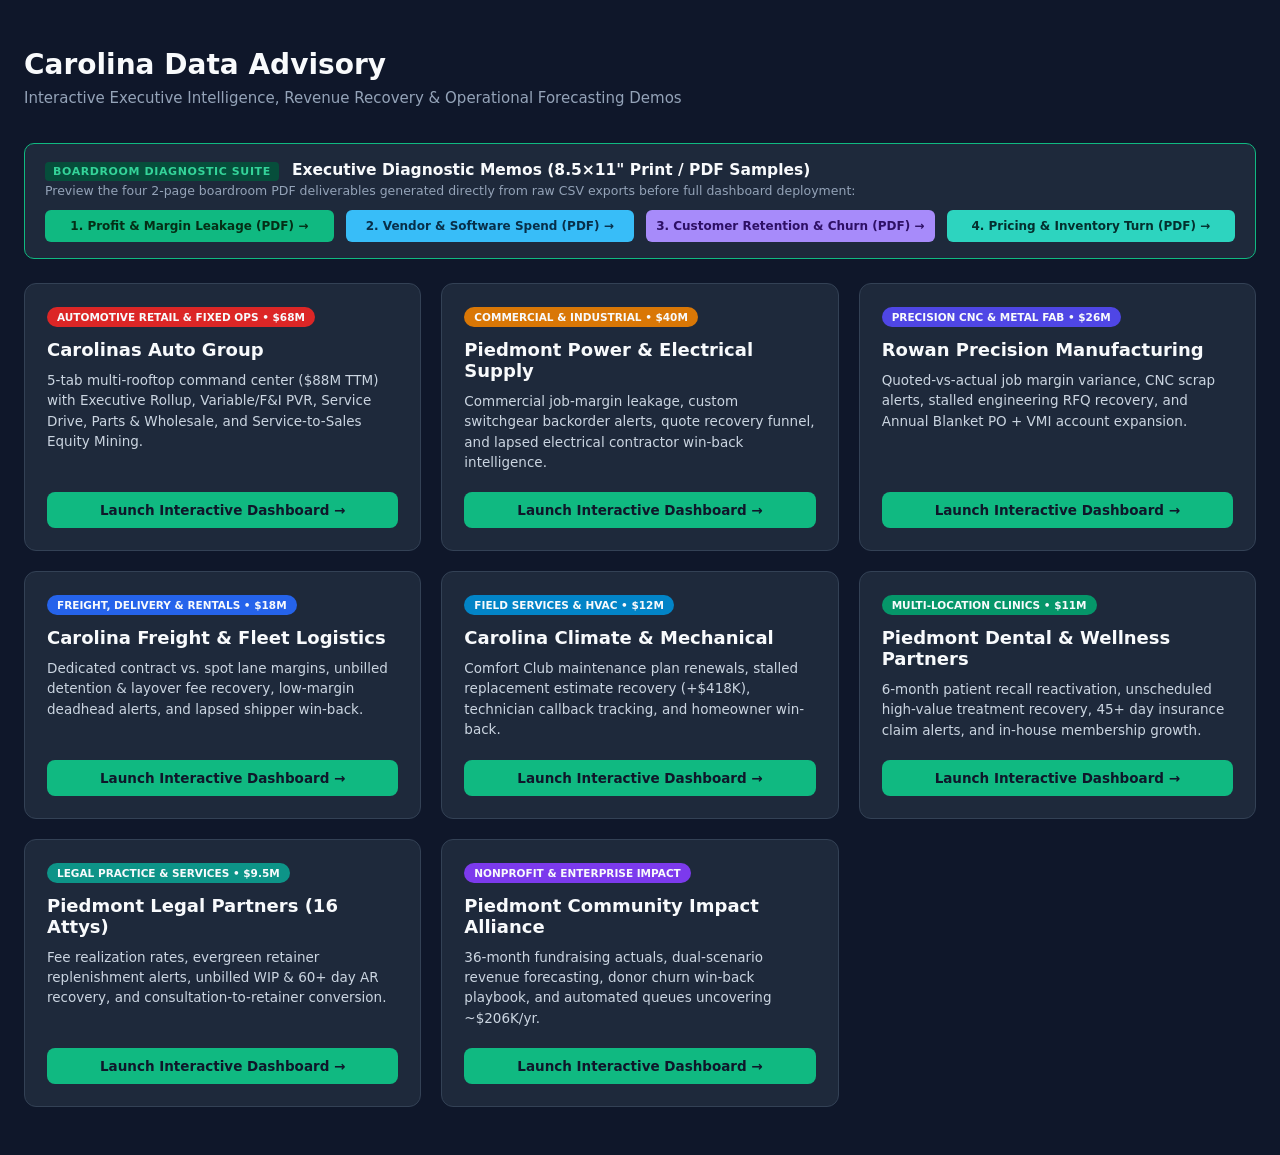
<file: index.html>
﻿<!DOCTYPE html>
<html lang="en">
<head>
<meta charset="UTF-8">
<title>Carolina Data Advisory - Executive Analytics Demos</title>
<style>
  body { font-family: 'Segoe UI', system-ui, sans-serif; background: #0f172a; color: #f8fafc; margin: 0; padding: 48px 24px; }
  .wrap { max-width: 1360px; margin: 0 auto; }
  h1 { font-size: 28px; margin: 0 0 8px; }
  .sub { color: #94a3b8; font-size: 15px; margin-bottom: 36px; }
  .grid { display: grid; grid-template-columns: repeat(auto-fit, minmax(295px, 1fr)); gap: 20px; }
  .card { background: #1e293b; border: 1px solid #334155; border-radius: 12px; padding: 22px; display: flex; flex-direction: column; justify-content: space-between; }
  .tag { display: inline-block; background: #7c3aed; font-size: 10.5px; font-weight: 700; padding: 4px 10px; border-radius: 99px; text-transform: uppercase; margin-bottom: 12px; }
  .tag-auto { background: #dc2626; }
  .tag-comm { background: #d97706; }
  .tag-mfg { background: #4f46e5; }
  .tag-hvac { background: #0284c7; }
  .tag-law { background: #0d9488; }
  .tag-truk { background: #2563eb; }
  .tag-med { background: #059669; }
  h2 { font-size: 18px; margin: 0 0 10px; }
  p { color: #cbd5e1; font-size: 13.5px; line-height: 1.5; margin: 0 0 20px; }
  .btn { display: inline-block; background: #10b981; color: #0f172a; font-weight: 700; text-decoration: none; padding: 10px 16px; border-radius: 8px; text-align: center; font-size: 13.5px; }
</style>
</head>
<body>
<div class="wrap">
  <h1>Carolina Data Advisory</h1>
  <div class="sub">Interactive Executive Intelligence, Revenue Recovery &amp; Operational Forecasting Demos</div>
  <div style="max-width:1280px;margin:0 auto 24px;background:#1e293b;border:1px solid #10b981;border-radius:10px;padding:16px 20px;">
  <div style="margin-bottom:12px;">
    <span style="background:#064e3b;color:#34d399;font-size:11px;font-weight:800;padding:3px 8px;border-radius:4px;letter-spacing:0.6px;">BOARDROOM DIAGNOSTIC SUITE</span>
    <strong style="color:#f8fafc;font-size:15.5px;margin-left:8px;">Executive Diagnostic Memos (8.5&times;11" Print / PDF Samples)</strong>
    <div style="color:#94a3b8;font-size:12.5px;margin-top:4px;">Preview the four 2-page boardroom PDF deliverables generated directly from raw CSV exports before full dashboard deployment:</div>
  </div>
  <div style="display:grid;grid-template-columns:repeat(4,1fr);gap:12px;">
    <a href="audit-memo/index.html" style="background:#10b981;color:#052e16;text-decoration:none;padding:9px 10px;border-radius:6px;font-weight:800;font-size:12px;text-align:center;">1. Profit &amp; Margin Leakage (PDF) &rarr;</a>
    <a href="vendor-memo/index.html" style="background:#38bdf8;color:#082f49;text-decoration:none;padding:9px 10px;border-radius:6px;font-weight:800;font-size:12px;text-align:center;">2. Vendor &amp; Software Spend (PDF) &rarr;</a>
    <a href="retention-memo/index.html" style="background:#a78bfa;color:#2e1065;text-decoration:none;padding:9px 10px;border-radius:6px;font-weight:800;font-size:12px;text-align:center;">3. Customer Retention &amp; Churn (PDF) &rarr;</a>
    <a href="pricing-memo/index.html" style="background:#2dd4bf;color:#042f2e;text-decoration:none;padding:9px 10px;border-radius:6px;font-weight:800;font-size:12px;text-align:center;">4. Pricing &amp; Inventory Turn (PDF) &rarr;</a>
  </div>
</div>
<div class="grid">
    <div class="card">
      <div>
        <span class="tag tag-auto">Automotive Retail &amp; Fixed Ops • $68M</span>
        <h2>Carolinas Auto Group</h2>
        <p>5-tab multi-rooftop command center ($88M TTM) with Executive Rollup, Variable/F&amp;I PVR, Service Drive, Parts &amp; Wholesale, and Service-to-Sales Equity Mining.</p>
      </div>
      <a class="btn" href="demo-auto-dealership/dashboard.html">Launch Interactive Dashboard &rarr;</a>
    </div>
    <div class="card">
      <div>
        <span class="tag tag-comm">Commercial &amp; Industrial • $40M</span>
        <h2>Piedmont Power &amp; Electrical Supply</h2>
        <p>Commercial job-margin leakage, custom switchgear backorder alerts, quote recovery funnel, and lapsed electrical contractor win-back intelligence.</p>
      </div>
      <a class="btn" href="demo-electrical-supply/dashboard.html">Launch Interactive Dashboard &rarr;</a>
    </div>
    <div class="card">
      <div>
        <span class="tag tag-mfg">Precision CNC &amp; Metal Fab • $26M</span>
        <h2>Rowan Precision Manufacturing</h2>
        <p>Quoted-vs-actual job margin variance, CNC scrap alerts, stalled engineering RFQ recovery, and Annual Blanket PO + VMI account expansion.</p>
      </div>
      <a class="btn" href="demo-precision-mfg/dashboard.html">Launch Interactive Dashboard &rarr;</a>
    </div>
    <div class="card">
      <div>
        <span class="tag tag-truk">Freight, Delivery &amp; Rentals • $18M</span>
        <h2>Carolina Freight &amp; Fleet Logistics</h2>
        <p>Dedicated contract vs. spot lane margins, unbilled detention &amp; layover fee recovery, low-margin deadhead alerts, and lapsed shipper win-back.</p>
      </div>
      <a class="btn" href="demo-freight-logistics/dashboard.html">Launch Interactive Dashboard &rarr;</a>
    </div>
    <div class="card">
      <div>
        <span class="tag tag-hvac">Field Services &amp; HVAC • $12M</span>
        <h2>Carolina Climate &amp; Mechanical</h2>
        <p>Comfort Club maintenance plan renewals, stalled replacement estimate recovery (+$418K), technician callback tracking, and homeowner win-back.</p>
      </div>
      <a class="btn" href="demo-hvac-mechanical/dashboard.html">Launch Interactive Dashboard &rarr;</a>
    </div>
    <div class="card">
      <div>
        <span class="tag tag-med">Multi-Location Clinics • $11M</span>
        <h2>Piedmont Dental &amp; Wellness Partners</h2>
        <p>6-month patient recall reactivation, unscheduled high-value treatment recovery, 45+ day insurance claim alerts, and in-house membership growth.</p>
      </div>
      <a class="btn" href="demo-dental-wellness/dashboard.html">Launch Interactive Dashboard &rarr;</a>
    </div>
    <div class="card">
      <div>
        <span class="tag tag-law">Legal Practice &amp; Services • $9.5M</span>
        <h2>Piedmont Legal Partners (16 Attys)</h2>
        <p>Fee realization rates, evergreen retainer replenishment alerts, unbilled WIP &amp; 60+ day AR recovery, and consultation-to-retainer conversion.</p>
      </div>
      <a class="btn" href="demo-legal-partners/dashboard.html">Launch Interactive Dashboard &rarr;</a>
    </div>
    <div class="card">
      <div>
        <span class="tag">Nonprofit &amp; Enterprise Impact</span>
        <h2>Piedmont Community Impact Alliance</h2>
        <p>36-month fundraising actuals, dual-scenario revenue forecasting, donor churn win-back playbook, and automated queues uncovering ~$206K/yr.</p>
      </div>
      <a class="btn" href="demo-enterprise-impact/dashboard.html">Launch Interactive Dashboard &rarr;</a>
    </div>
  </div>
</div>
</body>
</html>
</file>
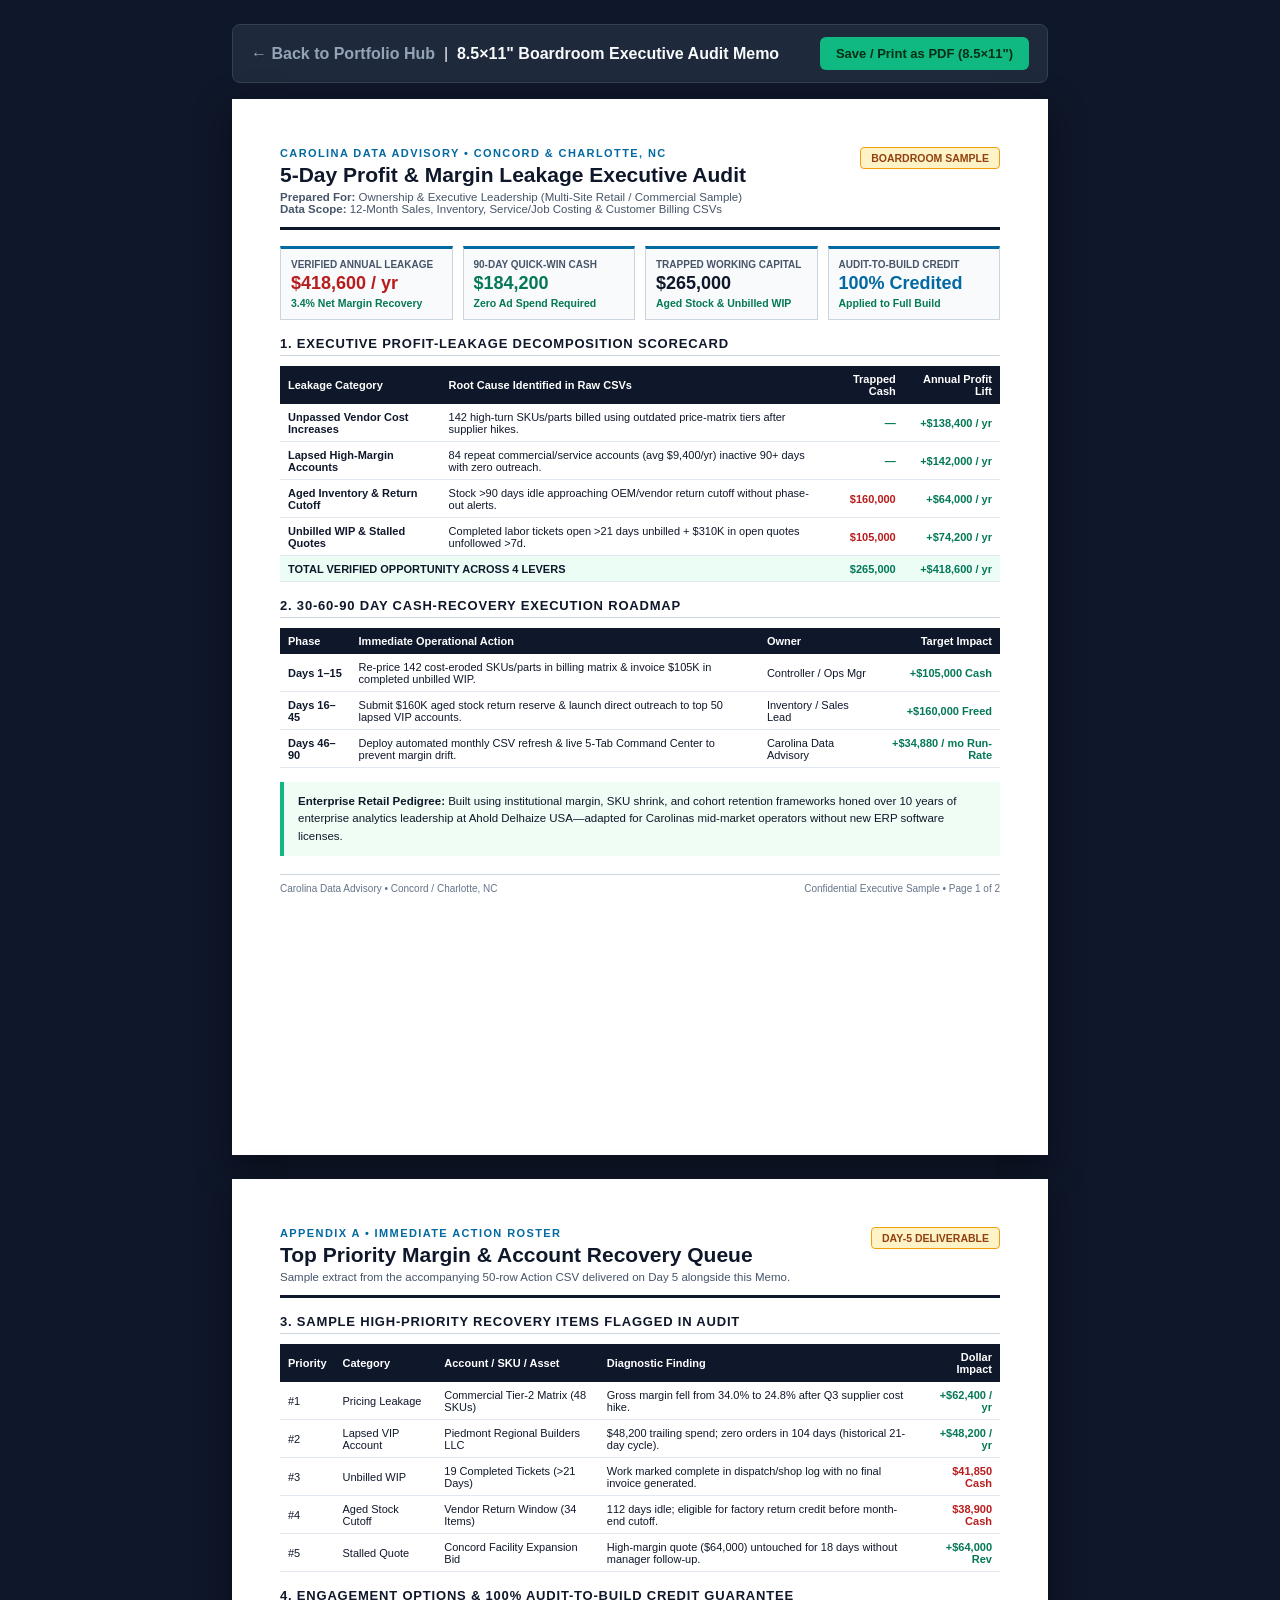
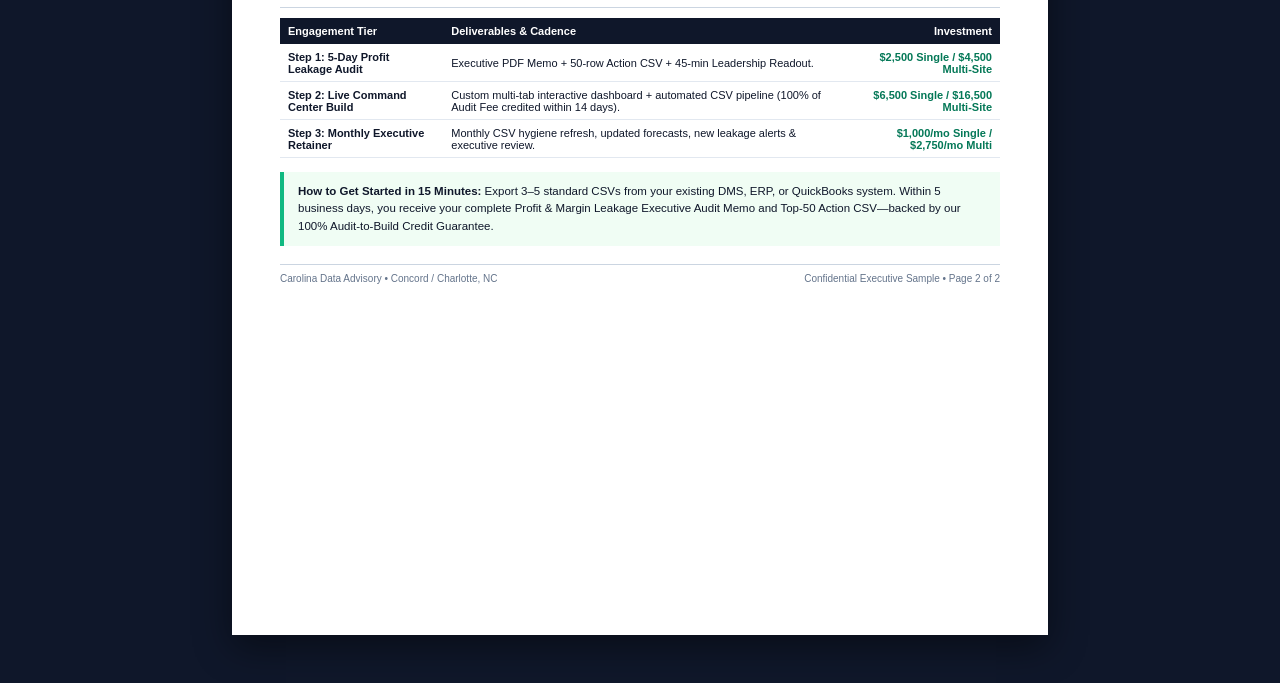
<file: audit-memo/index.html>
﻿<!DOCTYPE html><html lang="en"><head><meta charset="UTF-8"><title>Carolina Data Advisory — 5-Day Profit &amp; Margin Leakage Audit</title>
<style>
  @page { size: letter; margin: 0.45in; }
  * { box-sizing: border-box; }
  body { margin: 0; padding: 24px; background: #0f172a; font-family: 'Segoe UI', Arial, sans-serif; color: #0f172a; }
  .toolbar { max-width: 8.5in; margin: 0 auto 16px; display: flex; justify-content: space-between; align-items: center; background: #1e293b; color: #f8fafc; padding: 12px 18px; border-radius: 8px; border: 1px solid #334155; }
  .btn-pdf { background: #10b981; color: #052e16; border: none; padding: 9px 16px; border-radius: 6px; font-weight: 800; cursor: pointer; font-size: 13px; }
  .sheet { width: 8.5in; min-height: 11in; margin: 0 auto 24px; background: #fff; padding: 0.5in; box-shadow: 0 12px 35px rgba(0,0,0,0.45); }
  .page-break { page-break-before: always; }
  .hdr { display: flex; justify-content: space-between; align-items: flex-start; border-bottom: 3px solid #0f172a; padding-bottom: 12px; margin-bottom: 16px; }
  .kpis { display: grid; grid-template-columns: repeat(4, 1fr); gap: 10px; margin-bottom: 16px; }
  .kpi { border: 1px solid #cbd5e1; border-top: 3px solid #0369a1; padding: 10px; background: #f8fafc; }
  h2 { font-size: 13px; text-transform: uppercase; letter-spacing: 0.8px; border-bottom: 1.5px solid #cbd5e1; padding-bottom: 4px; margin: 16px 0 10px; }
  table { width: 100%; border-collapse: collapse; font-size: 11px; margin-bottom: 14px; }
  th { background: #0f172a; color: #fff; text-align: left; padding: 7px 8px; }
  td { padding: 6.5px 8px; border-bottom: 1px solid #e2e8f0; }
  .num { text-align: right; font-weight: 700; color: #047857; } .warn { text-align: right; font-weight: 700; color: #b91c1c; }
  .callout { background: #f0fdf4; border-left: 4px solid #10b981; padding: 11px 14px; font-size: 11.5px; line-height: 1.5; margin-top: 12px; }
  .ftr { border-top: 1px solid #cbd5e1; padding-top: 8px; margin-top: 18px; display: flex; justify-content: space-between; font-size: 10px; color: #64748b; }
  @media print { body { background: #fff; padding: 0; } .toolbar { display: none !important; } .sheet { width: 100%; min-height: auto; margin: 0; padding: 0; box-shadow: none; } }
</style></head><body>
<div class="toolbar"><div><a href="../index.html" style="color:#94a3b8;text-decoration:none;font-weight:600;">&larr; Back to Portfolio Hub</a> &nbsp;|&nbsp; <strong>8.5&times;11" Boardroom Executive Audit Memo</strong></div><button class="btn-pdf" onclick="window.print()">Save / Print as PDF (8.5&times;11")</button></div>
<div class="sheet">
  <div class="hdr"><div><div style="font-size:11px;font-weight:800;letter-spacing:1.4px;text-transform:uppercase;color:#0369a1;">Carolina Data Advisory &bull; Concord &amp; Charlotte, NC</div><h1 style="margin:4px 0;font-size:21px;">5-Day Profit &amp; Margin Leakage Executive Audit</h1><div style="font-size:11.5px;color:#475569;"><strong>Prepared For:</strong> Ownership &amp; Executive Leadership (Multi-Site Retail / Commercial Sample)<br><strong>Data Scope:</strong> 12-Month Sales, Inventory, Service/Job Costing &amp; Customer Billing CSVs</div></div><div style="background:#fef3c7;color:#92400e;border:1px solid #f59e0b;padding:4px 10px;border-radius:4px;font-size:10.5px;font-weight:800;">BOARDROOM SAMPLE</div></div>
  <div class="kpis">
    <div class="kpi"><div style="font-size:10px;font-weight:700;color:#475569;">VERIFIED ANNUAL LEAKAGE</div><div style="font-size:18px;font-weight:800;color:#b91c1c;margin:3px 0;">$418,600 / yr</div><div style="font-size:10.5px;font-weight:600;color:#047857;">3.4% Net Margin Recovery</div></div>
    <div class="kpi"><div style="font-size:10px;font-weight:700;color:#475569;">90-DAY QUICK-WIN CASH</div><div style="font-size:18px;font-weight:800;color:#047857;margin:3px 0;">$184,200</div><div style="font-size:10.5px;font-weight:600;color:#047857;">Zero Ad Spend Required</div></div>
    <div class="kpi"><div style="font-size:10px;font-weight:700;color:#475569;">TRAPPED WORKING CAPITAL</div><div style="font-size:18px;font-weight:800;margin:3px 0;">$265,000</div><div style="font-size:10.5px;font-weight:600;color:#047857;">Aged Stock &amp; Unbilled WIP</div></div>
    <div class="kpi"><div style="font-size:10px;font-weight:700;color:#475569;">AUDIT-TO-BUILD CREDIT</div><div style="font-size:18px;font-weight:800;color:#0369a1;margin:3px 0;">100% Credited</div><div style="font-size:10.5px;font-weight:600;color:#047857;">Applied to Full Build</div></div>
  </div>
  <h2>1. Executive Profit-Leakage Decomposition Scorecard</h2>
  <table><thead><tr><th>Leakage Category</th><th>Root Cause Identified in Raw CSVs</th><th style="text-align:right;">Trapped Cash</th><th style="text-align:right;">Annual Profit Lift</th></tr></thead><tbody>
    <tr><td><strong>Unpassed Vendor Cost Increases</strong></td><td>142 high-turn SKUs/parts billed using outdated price-matrix tiers after supplier hikes.</td><td class="num">&mdash;</td><td class="num">+$138,400 / yr</td></tr>
    <tr><td><strong>Lapsed High-Margin Accounts</strong></td><td>84 repeat commercial/service accounts (avg $9,400/yr) inactive 90+ days with zero outreach.</td><td class="num">&mdash;</td><td class="num">+$142,000 / yr</td></tr>
    <tr><td><strong>Aged Inventory &amp; Return Cutoff</strong></td><td>Stock &gt;90 days idle approaching OEM/vendor return cutoff without phase-out alerts.</td><td class="warn">$160,000</td><td class="num">+$64,000 / yr</td></tr>
    <tr><td><strong>Unbilled WIP &amp; Stalled Quotes</strong></td><td>Completed labor tickets open &gt;21 days unbilled + $310K in open quotes unfollowed &gt;7d.</td><td class="warn">$105,000</td><td class="num">+$74,200 / yr</td></tr>
    <tr style="background:#ecfdf5;"><td colspan="2"><strong>TOTAL VERIFIED OPPORTUNITY ACROSS 4 LEVERS</strong></td><td class="num"><strong>$265,000</strong></td><td class="num"><strong>+$418,600 / yr</strong></td></tr>
  </tbody></table>
  <h2>2. 30-60-90 Day Cash-Recovery Execution Roadmap</h2>
  <table><thead><tr><th>Phase</th><th>Immediate Operational Action</th><th>Owner</th><th style="text-align:right;">Target Impact</th></tr></thead><tbody>
    <tr><td><strong>Days 1&ndash;15</strong></td><td>Re-price 142 cost-eroded SKUs/parts in billing matrix &amp; invoice $105K in completed unbilled WIP.</td><td>Controller / Ops Mgr</td><td class="num">+$105,000 Cash</td></tr>
    <tr><td><strong>Days 16&ndash;45</strong></td><td>Submit $160K aged stock return reserve &amp; launch direct outreach to top 50 lapsed VIP accounts.</td><td>Inventory / Sales Lead</td><td class="num">+$160,000 Freed</td></tr>
    <tr><td><strong>Days 46&ndash;90</strong></td><td>Deploy automated monthly CSV refresh &amp; live 5-Tab Command Center to prevent margin drift.</td><td>Carolina Data Advisory</td><td class="num">+$34,880 / mo Run-Rate</td></tr>
  </tbody></table>
  <div class="callout"><strong>Enterprise Retail Pedigree:</strong> Built using institutional margin, SKU shrink, and cohort retention frameworks honed over 10 years of enterprise analytics leadership at Ahold Delhaize USA&mdash;adapted for Carolinas mid-market operators without new ERP software licenses.</div>
  <div class="ftr"><span>Carolina Data Advisory &bull; Concord / Charlotte, NC</span><span>Confidential Executive Sample &bull; Page 1 of 2</span></div>
</div>
<div class="sheet page-break">
  <div class="hdr"><div><div style="font-size:11px;font-weight:800;letter-spacing:1.4px;text-transform:uppercase;color:#0369a1;">Appendix A &bull; Immediate Action Roster</div><h1 style="margin:4px 0;font-size:21px;">Top Priority Margin &amp; Account Recovery Queue</h1><div style="font-size:11.5px;color:#475569;">Sample extract from the accompanying 50-row Action CSV delivered on Day 5 alongside this Memo.</div></div><div style="background:#fef3c7;color:#92400e;border:1px solid #f59e0b;padding:4px 10px;border-radius:4px;font-size:10.5px;font-weight:800;">DAY-5 DELIVERABLE</div></div>
  <h2>3. Sample High-Priority Recovery Items Flagged in Audit</h2>
  <table><thead><tr><th>Priority</th><th>Category</th><th>Account / SKU / Asset</th><th>Diagnostic Finding</th><th style="text-align:right;">Dollar Impact</th></tr></thead><tbody>
    <tr><td>#1</td><td>Pricing Leakage</td><td>Commercial Tier-2 Matrix (48 SKUs)</td><td>Gross margin fell from 34.0% to 24.8% after Q3 supplier cost hike.</td><td class="num">+$62,400 / yr</td></tr>
    <tr><td>#2</td><td>Lapsed VIP Account</td><td>Piedmont Regional Builders LLC</td><td>$48,200 trailing spend; zero orders in 104 days (historical 21-day cycle).</td><td class="num">+$48,200 / yr</td></tr>
    <tr><td>#3</td><td>Unbilled WIP</td><td>19 Completed Tickets (&gt;21 Days)</td><td>Work marked complete in dispatch/shop log with no final invoice generated.</td><td class="warn">$41,850 Cash</td></tr>
    <tr><td>#4</td><td>Aged Stock Cutoff</td><td>Vendor Return Window (34 Items)</td><td>112 days idle; eligible for factory return credit before month-end cutoff.</td><td class="warn">$38,900 Cash</td></tr>
    <tr><td>#5</td><td>Stalled Quote</td><td>Concord Facility Expansion Bid</td><td>High-margin quote ($64,000) untouched for 18 days without manager follow-up.</td><td class="num">+$64,000 Rev</td></tr>
  </tbody></table>
  <h2>4. Engagement Options &amp; 100% Audit-to-Build Credit Guarantee</h2>
  <table><thead><tr><th>Engagement Tier</th><th>Deliverables &amp; Cadence</th><th style="text-align:right;">Investment</th></tr></thead><tbody>
    <tr><td><strong>Step 1: 5-Day Profit Leakage Audit</strong></td><td>Executive PDF Memo + 50-row Action CSV + 45-min Leadership Readout.</td><td class="num">$2,500 Single / $4,500 Multi-Site</td></tr>
    <tr><td><strong>Step 2: Live Command Center Build</strong></td><td>Custom multi-tab interactive dashboard + automated CSV pipeline (100% of Audit Fee credited within 14 days).</td><td class="num">$6,500 Single / $16,500 Multi-Site</td></tr>
    <tr><td><strong>Step 3: Monthly Executive Retainer</strong></td><td>Monthly CSV hygiene refresh, updated forecasts, new leakage alerts &amp; executive review.</td><td class="num">$1,000/mo Single / $2,750/mo Multi</td></tr>
  </tbody></table>
  <div class="callout"><strong>How to Get Started in 15 Minutes:</strong> Export 3&ndash;5 standard CSVs from your existing DMS, ERP, or QuickBooks system. Within 5 business days, you receive your complete Profit &amp; Margin Leakage Executive Audit Memo and Top-50 Action CSV&mdash;backed by our 100% Audit-to-Build Credit Guarantee.</div>
  <div class="ftr"><span>Carolina Data Advisory &bull; Concord / Charlotte, NC</span><span>Confidential Executive Sample &bull; Page 2 of 2</span></div>
</div></body></html>
</file>
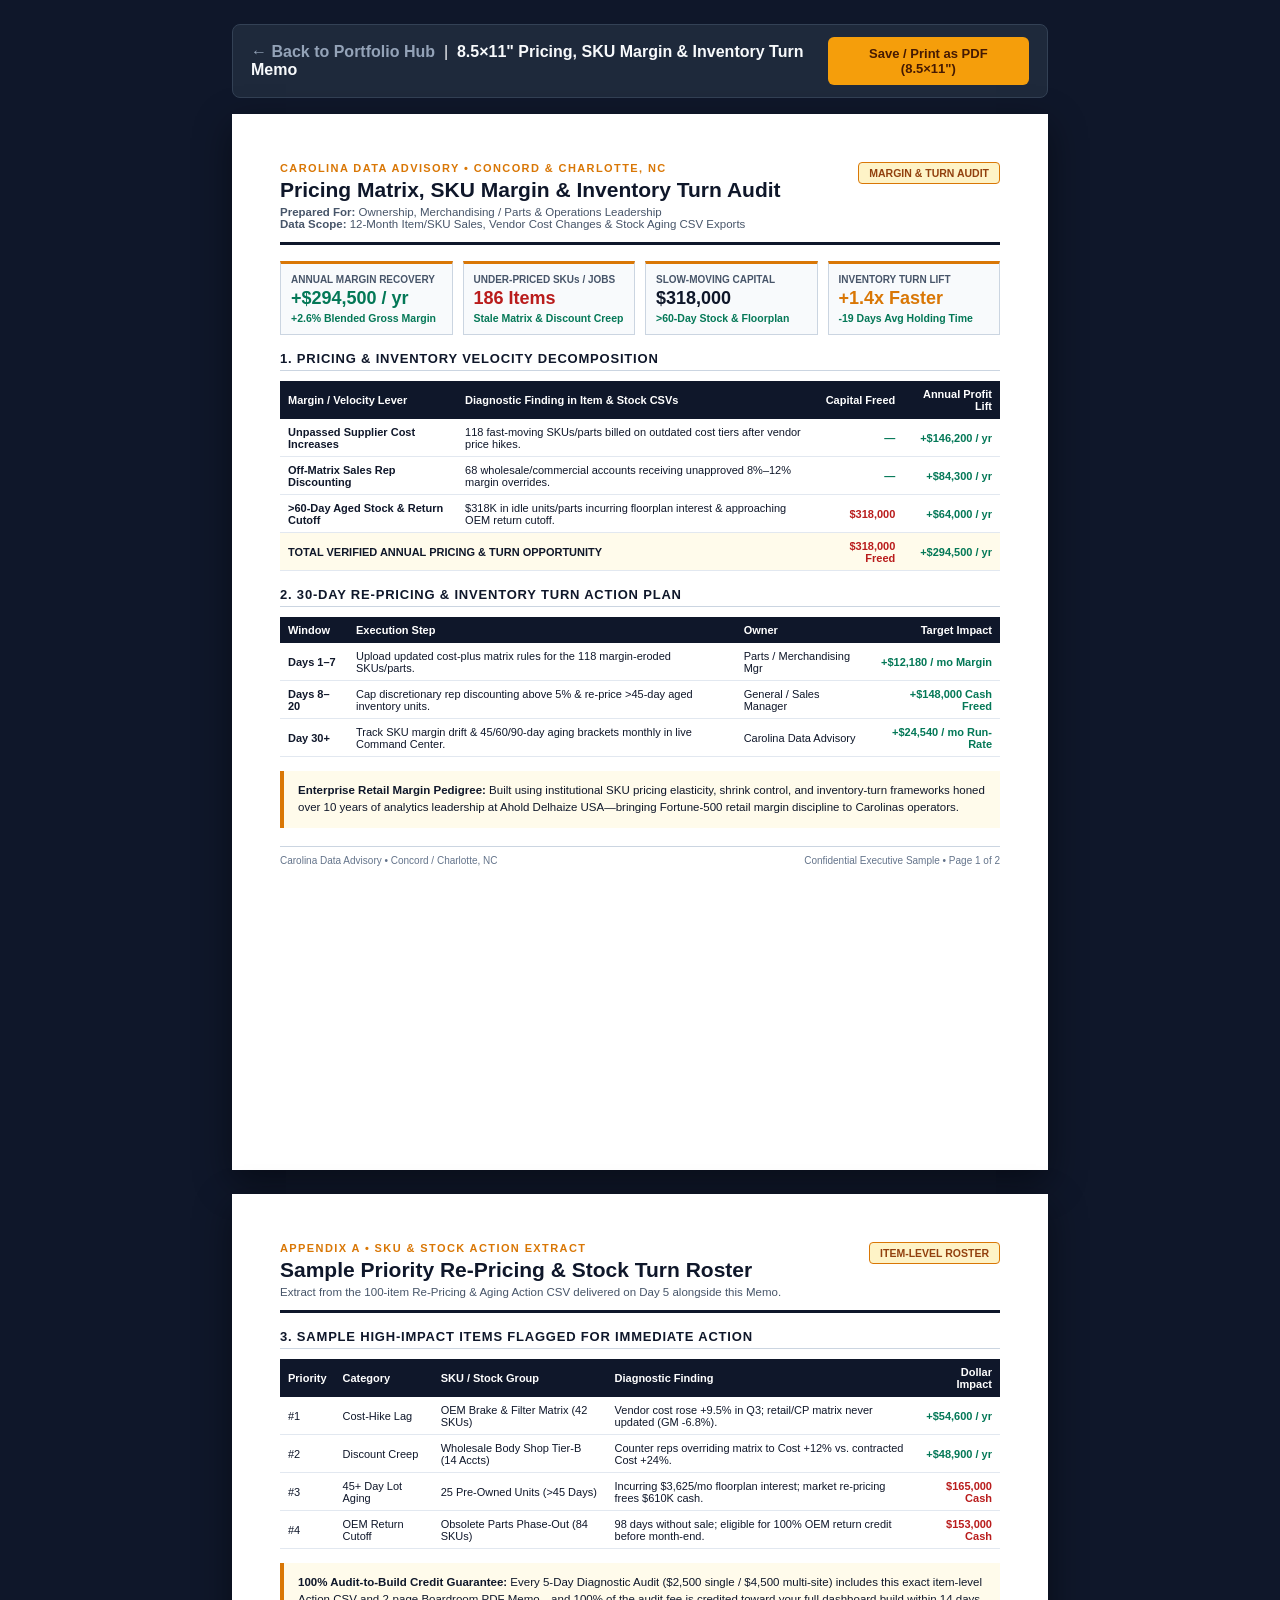
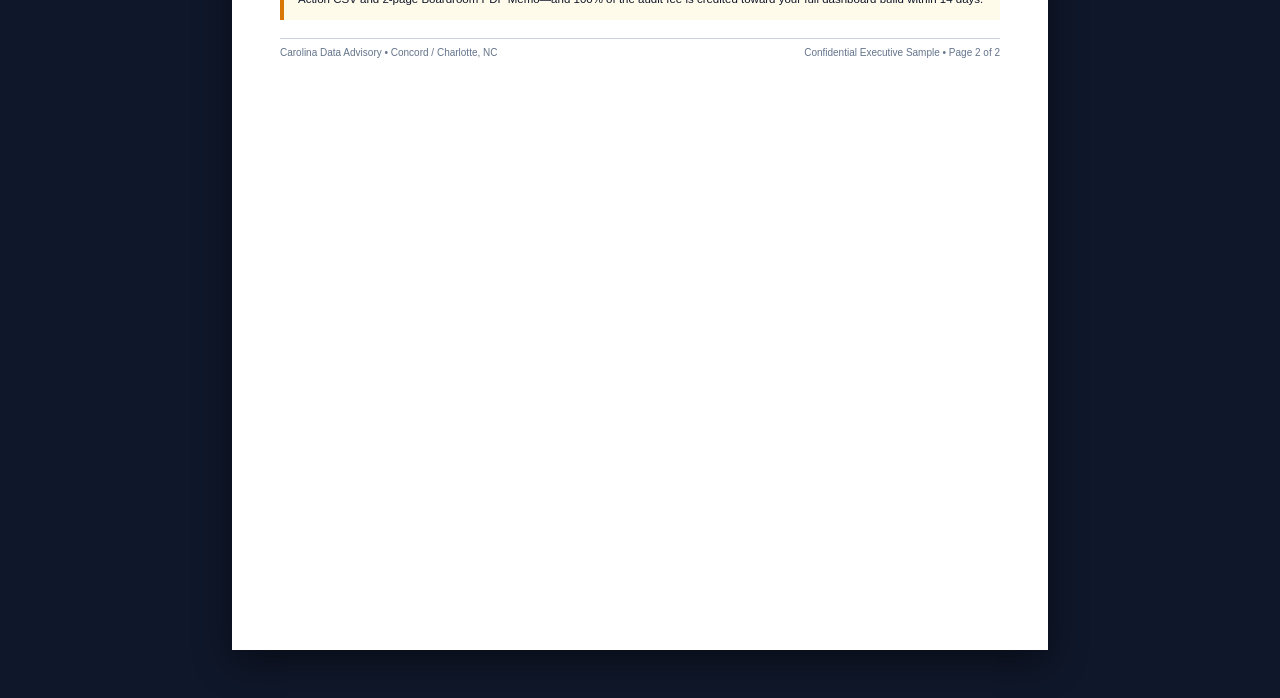
<file: pricing-memo/index.html>
﻿<!DOCTYPE html><html lang="en"><head><meta charset="UTF-8"><title>Carolina Data Advisory — Pricing, SKU Margin &amp; Inventory Turn Memo</title>
<style>
  @page { size: letter; margin: 0.45in; }
  * { box-sizing: border-box; }
  body { margin: 0; padding: 24px; background: #0f172a; font-family: 'Segoe UI', Arial, sans-serif; color: #0f172a; }
  .toolbar { max-width: 8.5in; margin: 0 auto 16px; display: flex; justify-content: space-between; align-items: center; background: #1e293b; color: #f8fafc; padding: 12px 18px; border-radius: 8px; border: 1px solid #334155; }
  .btn-pdf { background: #f59e0b; color: #451a03; border: none; padding: 9px 16px; border-radius: 6px; font-weight: 800; cursor: pointer; font-size: 13px; }
  .sheet { width: 8.5in; min-height: 11in; margin: 0 auto 24px; background: #fff; padding: 0.5in; box-shadow: 0 12px 35px rgba(0,0,0,0.45); }
  .page-break { page-break-before: always; }
  .hdr { display: flex; justify-content: space-between; align-items: flex-start; border-bottom: 3px solid #0f172a; padding-bottom: 12px; margin-bottom: 16px; }
  .kpis { display: grid; grid-template-columns: repeat(4, 1fr); gap: 10px; margin-bottom: 16px; }
  .kpi { border: 1px solid #cbd5e1; border-top: 3px solid #d97706; padding: 10px; background: #f8fafc; }
  h2 { font-size: 13px; text-transform: uppercase; letter-spacing: 0.8px; border-bottom: 1.5px solid #cbd5e1; padding-bottom: 4px; margin: 16px 0 10px; }
  table { width: 100%; border-collapse: collapse; font-size: 11px; margin-bottom: 14px; }
  th { background: #0f172a; color: #fff; text-align: left; padding: 7px 8px; }
  td { padding: 6.5px 8px; border-bottom: 1px solid #e2e8f0; }
  .num { text-align: right; font-weight: 700; color: #047857; } .warn { text-align: right; font-weight: 700; color: #b91c1c; }
  .callout { background: #fffbeb; border-left: 4px solid #d97706; padding: 11px 14px; font-size: 11.5px; line-height: 1.5; margin-top: 12px; }
  .ftr { border-top: 1px solid #cbd5e1; padding-top: 8px; margin-top: 18px; display: flex; justify-content: space-between; font-size: 10px; color: #64748b; }
  @media print { body { background: #fff; padding: 0; } .toolbar { display: none !important; } .sheet { width: 100%; min-height: auto; margin: 0; padding: 0; box-shadow: none; } }
</style></head><body>
<div class="toolbar"><div><a href="../index.html" style="color:#94a3b8;text-decoration:none;font-weight:600;">&larr; Back to Portfolio Hub</a> &nbsp;|&nbsp; <strong>8.5&times;11" Pricing, SKU Margin &amp; Inventory Turn Memo</strong></div><button class="btn-pdf" onclick="window.print()">Save / Print as PDF (8.5&times;11")</button></div>
<div class="sheet">
  <div class="hdr"><div><div style="font-size:11px;font-weight:800;letter-spacing:1.4px;text-transform:uppercase;color:#d97706;">Carolina Data Advisory &bull; Concord &amp; Charlotte, NC</div><h1 style="margin:4px 0;font-size:21px;">Pricing Matrix, SKU Margin &amp; Inventory Turn Audit</h1><div style="font-size:11.5px;color:#475569;"><strong>Prepared For:</strong> Ownership, Merchandising / Parts &amp; Operations Leadership<br><strong>Data Scope:</strong> 12-Month Item/SKU Sales, Vendor Cost Changes &amp; Stock Aging CSV Exports</div></div><div style="background:#fef3c7;color:#92400e;border:1px solid #d97706;padding:4px 10px;border-radius:4px;font-size:10.5px;font-weight:800;">MARGIN &amp; TURN AUDIT</div></div>
  <div class="kpis">
    <div class="kpi"><div style="font-size:10px;font-weight:700;color:#475569;">ANNUAL MARGIN RECOVERY</div><div style="font-size:18px;font-weight:800;color:#047857;margin:3px 0;">+$294,500 / yr</div><div style="font-size:10.5px;font-weight:600;color:#047857;">+2.6% Blended Gross Margin</div></div>
    <div class="kpi"><div style="font-size:10px;font-weight:700;color:#475569;">UNDER-PRICED SKUs / JOBS</div><div style="font-size:18px;font-weight:800;color:#b91c1c;margin:3px 0;">186 Items</div><div style="font-size:10.5px;font-weight:600;color:#047857;">Stale Matrix &amp; Discount Creep</div></div>
    <div class="kpi"><div style="font-size:10px;font-weight:700;color:#475569;">SLOW-MOVING CAPITAL</div><div style="font-size:18px;font-weight:800;margin:3px 0;">$318,000</div><div style="font-size:10.5px;font-weight:600;color:#047857;">&gt;60-Day Stock &amp; Floorplan</div></div>
    <div class="kpi"><div style="font-size:10px;font-weight:700;color:#475569;">INVENTORY TURN LIFT</div><div style="font-size:18px;font-weight:800;color:#d97706;margin:3px 0;">+1.4x Faster</div><div style="font-size:10.5px;font-weight:600;color:#047857;">-19 Days Avg Holding Time</div></div>
  </div>
  <h2>1. Pricing &amp; Inventory Velocity Decomposition</h2>
  <table><thead><tr><th>Margin / Velocity Lever</th><th>Diagnostic Finding in Item &amp; Stock CSVs</th><th style="text-align:right;">Capital Freed</th><th style="text-align:right;">Annual Profit Lift</th></tr></thead><tbody>
    <tr><td><strong>Unpassed Supplier Cost Increases</strong></td><td>118 fast-moving SKUs/parts billed on outdated cost tiers after vendor price hikes.</td><td class="num">&mdash;</td><td class="num">+$146,200 / yr</td></tr>
    <tr><td><strong>Off-Matrix Sales Rep Discounting</strong></td><td>68 wholesale/commercial accounts receiving unapproved 8%&ndash;12% margin overrides.</td><td class="num">&mdash;</td><td class="num">+$84,300 / yr</td></tr>
    <tr><td><strong>&gt;60-Day Aged Stock &amp; Return Cutoff</strong></td><td>$318K in idle units/parts incurring floorplan interest &amp; approaching OEM return cutoff.</td><td class="warn">$318,000</td><td class="num">+$64,000 / yr</td></tr>
    <tr style="background:#fffbeb;"><td colspan="2"><strong>TOTAL VERIFIED ANNUAL PRICING &amp; TURN OPPORTUNITY</strong></td><td class="warn"><strong>$318,000 Freed</strong></td><td class="num"><strong>+$294,500 / yr</strong></td></tr>
  </tbody></table>
  <h2>2. 30-Day Re-Pricing &amp; Inventory Turn Action Plan</h2>
  <table><thead><tr><th>Window</th><th>Execution Step</th><th>Owner</th><th style="text-align:right;">Target Impact</th></tr></thead><tbody>
    <tr><td><strong>Days 1&ndash;7</strong></td><td>Upload updated cost-plus matrix rules for the 118 margin-eroded SKUs/parts.</td><td>Parts / Merchandising Mgr</td><td class="num">+$12,180 / mo Margin</td></tr>
    <tr><td><strong>Days 8&ndash;20</strong></td><td>Cap discretionary rep discounting above 5% &amp; re-price &gt;45-day aged inventory units.</td><td>General / Sales Manager</td><td class="num">+$148,000 Cash Freed</td></tr>
    <tr><td><strong>Day 30+</strong></td><td>Track SKU margin drift &amp; 45/60/90-day aging brackets monthly in live Command Center.</td><td>Carolina Data Advisory</td><td class="num">+$24,540 / mo Run-Rate</td></tr>
  </tbody></table>
  <div class="callout"><strong>Enterprise Retail Margin Pedigree:</strong> Built using institutional SKU pricing elasticity, shrink control, and inventory-turn frameworks honed over 10 years of analytics leadership at Ahold Delhaize USA&mdash;bringing Fortune-500 retail margin discipline to Carolinas operators.</div>
  <div class="ftr"><span>Carolina Data Advisory &bull; Concord / Charlotte, NC</span><span>Confidential Executive Sample &bull; Page 1 of 2</span></div>
</div>
<div class="sheet page-break">
  <div class="hdr"><div><div style="font-size:11px;font-weight:800;letter-spacing:1.4px;text-transform:uppercase;color:#d97706;">Appendix A &bull; SKU &amp; Stock Action Extract</div><h1 style="margin:4px 0;font-size:21px;">Sample Priority Re-Pricing &amp; Stock Turn Roster</h1><div style="font-size:11.5px;color:#475569;">Extract from the 100-item Re-Pricing &amp; Aging Action CSV delivered on Day 5 alongside this Memo.</div></div><div style="background:#fef3c7;color:#92400e;border:1px solid #d97706;padding:4px 10px;border-radius:4px;font-size:10.5px;font-weight:800;">ITEM-LEVEL ROSTER</div></div>
  <h2>3. Sample High-Impact Items Flagged for Immediate Action</h2>
  <table><thead><tr><th>Priority</th><th>Category</th><th>SKU / Stock Group</th><th>Diagnostic Finding</th><th style="text-align:right;">Dollar Impact</th></tr></thead><tbody>
    <tr><td>#1</td><td>Cost-Hike Lag</td><td>OEM Brake &amp; Filter Matrix (42 SKUs)</td><td>Vendor cost rose +9.5% in Q3; retail/CP matrix never updated (GM -6.8%).</td><td class="num">+$54,600 / yr</td></tr>
    <tr><td>#2</td><td>Discount Creep</td><td>Wholesale Body Shop Tier-B (14 Accts)</td><td>Counter reps overriding matrix to Cost +12% vs. contracted Cost +24%.</td><td class="num">+$48,900 / yr</td></tr>
    <tr><td>#3</td><td>45+ Day Lot Aging</td><td>25 Pre-Owned Units (&gt;45 Days)</td><td>Incurring $3,625/mo floorplan interest; market re-pricing frees $610K cash.</td><td class="warn">$165,000 Cash</td></tr>
    <tr><td>#4</td><td>OEM Return Cutoff</td><td>Obsolete Parts Phase-Out (84 SKUs)</td><td>98 days without sale; eligible for 100% OEM return credit before month-end.</td><td class="warn">$153,000 Cash</td></tr>
  </tbody></table>
  <div class="callout"><strong>100% Audit-to-Build Credit Guarantee:</strong> Every 5-Day Diagnostic Audit ($2,500 single / $4,500 multi-site) includes this exact item-level Action CSV and 2-page Boardroom PDF Memo&mdash;and 100% of the audit fee is credited toward your full dashboard build within 14 days.</div>
  <div class="ftr"><span>Carolina Data Advisory &bull; Concord / Charlotte, NC</span><span>Confidential Executive Sample &bull; Page 2 of 2</span></div>
</div></body></html>
</file>
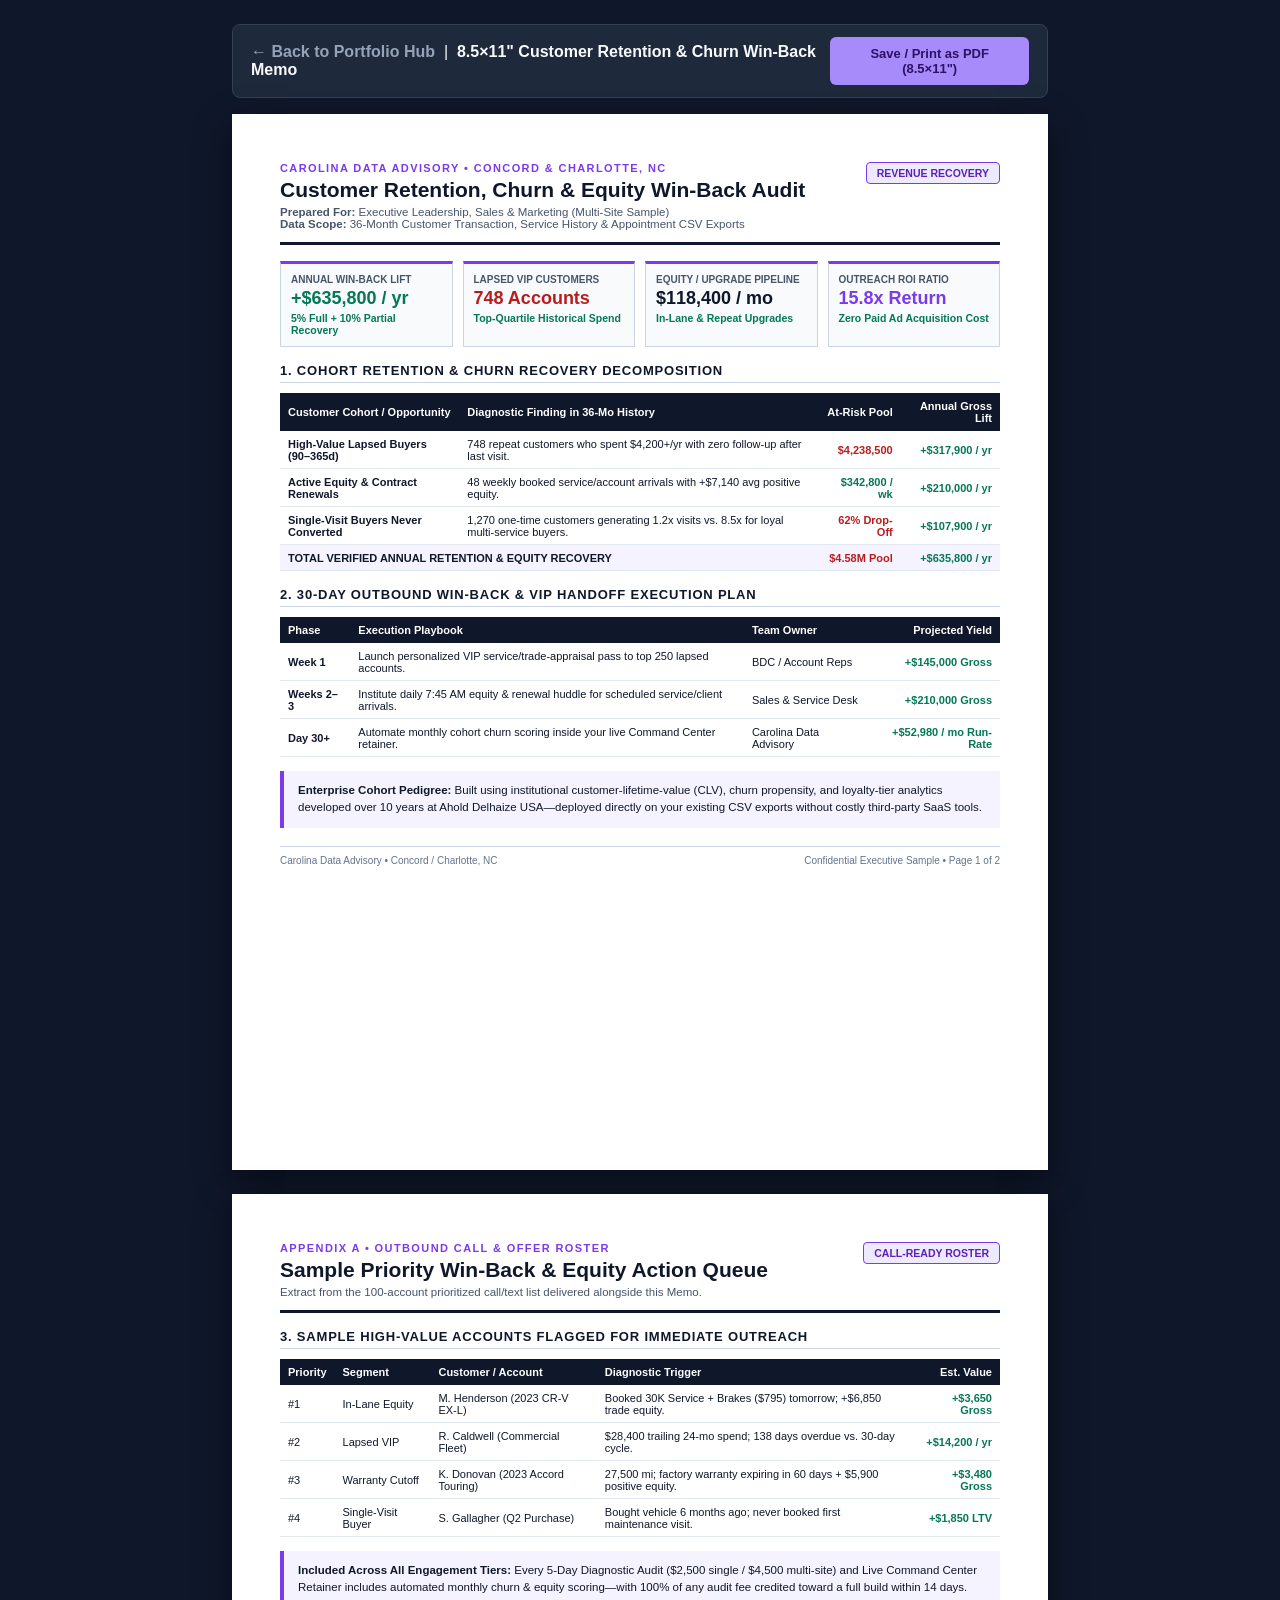
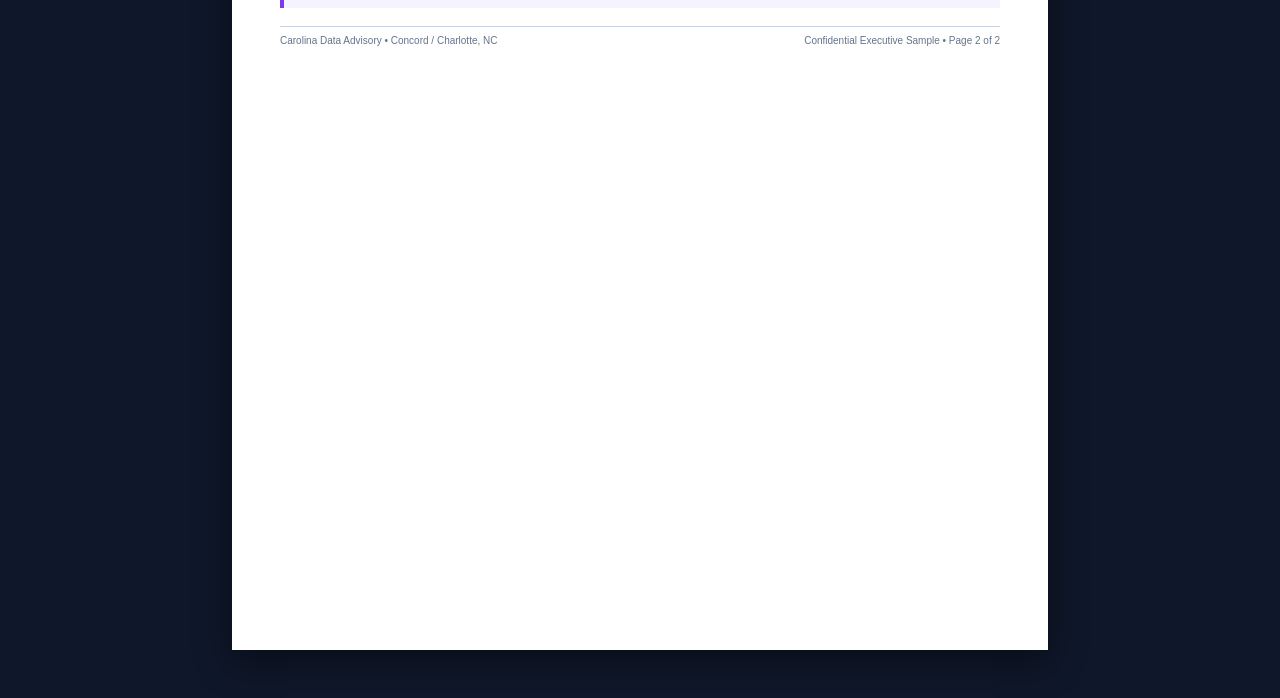
<file: retention-memo/index.html>
﻿<!DOCTYPE html><html lang="en"><head><meta charset="UTF-8"><title>Carolina Data Advisory — Customer Retention &amp; Churn Win-Back Executive Memo</title>
<style>
  @page { size: letter; margin: 0.45in; }
  * { box-sizing: border-box; }
  body { margin: 0; padding: 24px; background: #0f172a; font-family: 'Segoe UI', Arial, sans-serif; color: #0f172a; }
  .toolbar { max-width: 8.5in; margin: 0 auto 16px; display: flex; justify-content: space-between; align-items: center; background: #1e293b; color: #f8fafc; padding: 12px 18px; border-radius: 8px; border: 1px solid #334155; }
  .btn-pdf { background: #a78bfa; color: #2e1065; border: none; padding: 9px 16px; border-radius: 6px; font-weight: 800; cursor: pointer; font-size: 13px; }
  .sheet { width: 8.5in; min-height: 11in; margin: 0 auto 24px; background: #fff; padding: 0.5in; box-shadow: 0 12px 35px rgba(0,0,0,0.45); }
  .page-break { page-break-before: always; }
  .hdr { display: flex; justify-content: space-between; align-items: flex-start; border-bottom: 3px solid #0f172a; padding-bottom: 12px; margin-bottom: 16px; }
  .kpis { display: grid; grid-template-columns: repeat(4, 1fr); gap: 10px; margin-bottom: 16px; }
  .kpi { border: 1px solid #cbd5e1; border-top: 3px solid #7c3aed; padding: 10px; background: #f8fafc; }
  h2 { font-size: 13px; text-transform: uppercase; letter-spacing: 0.8px; border-bottom: 1.5px solid #cbd5e1; padding-bottom: 4px; margin: 16px 0 10px; }
  table { width: 100%; border-collapse: collapse; font-size: 11px; margin-bottom: 14px; }
  th { background: #0f172a; color: #fff; text-align: left; padding: 7px 8px; }
  td { padding: 6.5px 8px; border-bottom: 1px solid #e2e8f0; }
  .num { text-align: right; font-weight: 700; color: #047857; } .warn { text-align: right; font-weight: 700; color: #b91c1c; }
  .callout { background: #f5f3ff; border-left: 4px solid #7c3aed; padding: 11px 14px; font-size: 11.5px; line-height: 1.5; margin-top: 12px; }
  .ftr { border-top: 1px solid #cbd5e1; padding-top: 8px; margin-top: 18px; display: flex; justify-content: space-between; font-size: 10px; color: #64748b; }
  @media print { body { background: #fff; padding: 0; } .toolbar { display: none !important; } .sheet { width: 100%; min-height: auto; margin: 0; padding: 0; box-shadow: none; } }
</style></head><body>
<div class="toolbar"><div><a href="../index.html" style="color:#94a3b8;text-decoration:none;font-weight:600;">&larr; Back to Portfolio Hub</a> &nbsp;|&nbsp; <strong>8.5&times;11" Customer Retention &amp; Churn Win-Back Memo</strong></div><button class="btn-pdf" onclick="window.print()">Save / Print as PDF (8.5&times;11")</button></div>
<div class="sheet">
  <div class="hdr"><div><div style="font-size:11px;font-weight:800;letter-spacing:1.4px;text-transform:uppercase;color:#7c3aed;">Carolina Data Advisory &bull; Concord &amp; Charlotte, NC</div><h1 style="margin:4px 0;font-size:21px;">Customer Retention, Churn &amp; Equity Win-Back Audit</h1><div style="font-size:11.5px;color:#475569;"><strong>Prepared For:</strong> Executive Leadership, Sales &amp; Marketing (Multi-Site Sample)<br><strong>Data Scope:</strong> 36-Month Customer Transaction, Service History &amp; Appointment CSV Exports</div></div><div style="background:#ede9fe;color:#5b21b6;border:1px solid #7c3aed;padding:4px 10px;border-radius:4px;font-size:10.5px;font-weight:800;">REVENUE RECOVERY</div></div>
  <div class="kpis">
    <div class="kpi"><div style="font-size:10px;font-weight:700;color:#475569;">ANNUAL WIN-BACK LIFT</div><div style="font-size:18px;font-weight:800;color:#047857;margin:3px 0;">+$635,800 / yr</div><div style="font-size:10.5px;font-weight:600;color:#047857;">5% Full + 10% Partial Recovery</div></div>
    <div class="kpi"><div style="font-size:10px;font-weight:700;color:#475569;">LAPSED VIP CUSTOMERS</div><div style="font-size:18px;font-weight:800;color:#b91c1c;margin:3px 0;">748 Accounts</div><div style="font-size:10.5px;font-weight:600;color:#047857;">Top-Quartile Historical Spend</div></div>
    <div class="kpi"><div style="font-size:10px;font-weight:700;color:#475569;">EQUITY / UPGRADE PIPELINE</div><div style="font-size:18px;font-weight:800;margin:3px 0;">$118,400 / mo</div><div style="font-size:10.5px;font-weight:600;color:#047857;">In-Lane &amp; Repeat Upgrades</div></div>
    <div class="kpi"><div style="font-size:10px;font-weight:700;color:#475569;">OUTREACH ROI RATIO</div><div style="font-size:18px;font-weight:800;color:#7c3aed;margin:3px 0;">15.8x Return</div><div style="font-size:10.5px;font-weight:600;color:#047857;">Zero Paid Ad Acquisition Cost</div></div>
  </div>
  <h2>1. Cohort Retention &amp; Churn Recovery Decomposition</h2>
  <table><thead><tr><th>Customer Cohort / Opportunity</th><th>Diagnostic Finding in 36-Mo History</th><th style="text-align:right;">At-Risk Pool</th><th style="text-align:right;">Annual Gross Lift</th></tr></thead><tbody>
    <tr><td><strong>High-Value Lapsed Buyers (90–365d)</strong></td><td>748 repeat customers who spent $4,200+/yr with zero follow-up after last visit.</td><td class="warn">$4,238,500</td><td class="num">+$317,900 / yr</td></tr>
    <tr><td><strong>Active Equity &amp; Contract Renewals</strong></td><td>48 weekly booked service/account arrivals with +$7,140 avg positive equity.</td><td class="num">$342,800 / wk</td><td class="num">+$210,000 / yr</td></tr>
    <tr><td><strong>Single-Visit Buyers Never Converted</strong></td><td>1,270 one-time customers generating 1.2x visits vs. 8.5x for loyal multi-service buyers.</td><td class="warn">62% Drop-Off</td><td class="num">+$107,900 / yr</td></tr>
    <tr style="background:#f5f3ff;"><td colspan="2"><strong>TOTAL VERIFIED ANNUAL RETENTION &amp; EQUITY RECOVERY</strong></td><td class="warn"><strong>$4.58M Pool</strong></td><td class="num"><strong>+$635,800 / yr</strong></td></tr>
  </tbody></table>
  <h2>2. 30-Day Outbound Win-Back &amp; VIP Handoff Execution Plan</h2>
  <table><thead><tr><th>Phase</th><th>Execution Playbook</th><th>Team Owner</th><th style="text-align:right;">Projected Yield</th></tr></thead><tbody>
    <tr><td><strong>Week 1</strong></td><td>Launch personalized VIP service/trade-appraisal pass to top 250 lapsed accounts.</td><td>BDC / Account Reps</td><td class="num">+$145,000 Gross</td></tr>
    <tr><td><strong>Weeks 2&ndash;3</strong></td><td>Institute daily 7:45 AM equity &amp; renewal huddle for scheduled service/client arrivals.</td><td>Sales &amp; Service Desk</td><td class="num">+$210,000 Gross</td></tr>
    <tr><td><strong>Day 30+</strong></td><td>Automate monthly cohort churn scoring inside your live Command Center retainer.</td><td>Carolina Data Advisory</td><td class="num">+$52,980 / mo Run-Rate</td></tr>
  </tbody></table>
  <div class="callout"><strong>Enterprise Cohort Pedigree:</strong> Built using institutional customer-lifetime-value (CLV), churn propensity, and loyalty-tier analytics developed over 10 years at Ahold Delhaize USA&mdash;deployed directly on your existing CSV exports without costly third-party SaaS tools.</div>
  <div class="ftr"><span>Carolina Data Advisory &bull; Concord / Charlotte, NC</span><span>Confidential Executive Sample &bull; Page 1 of 2</span></div>
</div>
<div class="sheet page-break">
  <div class="hdr"><div><div style="font-size:11px;font-weight:800;letter-spacing:1.4px;text-transform:uppercase;color:#7c3aed;">Appendix A &bull; Outbound Call &amp; Offer Roster</div><h1 style="margin:4px 0;font-size:21px;">Sample Priority Win-Back &amp; Equity Action Queue</h1><div style="font-size:11.5px;color:#475569;">Extract from the 100-account prioritized call/text list delivered alongside this Memo.</div></div><div style="background:#ede9fe;color:#5b21b6;border:1px solid #7c3aed;padding:4px 10px;border-radius:4px;font-size:10.5px;font-weight:800;">CALL-READY ROSTER</div></div>
  <h2>3. Sample High-Value Accounts Flagged for Immediate Outreach</h2>
  <table><thead><tr><th>Priority</th><th>Segment</th><th>Customer / Account</th><th>Diagnostic Trigger</th><th style="text-align:right;">Est. Value</th></tr></thead><tbody>
    <tr><td>#1</td><td>In-Lane Equity</td><td>M. Henderson (2023 CR-V EX-L)</td><td>Booked 30K Service + Brakes ($795) tomorrow; +$6,850 trade equity.</td><td class="num">+$3,650 Gross</td></tr>
    <tr><td>#2</td><td>Lapsed VIP</td><td>R. Caldwell (Commercial Fleet)</td><td>$28,400 trailing 24-mo spend; 138 days overdue vs. 30-day cycle.</td><td class="num">+$14,200 / yr</td></tr>
    <tr><td>#3</td><td>Warranty Cutoff</td><td>K. Donovan (2023 Accord Touring)</td><td>27,500 mi; factory warranty expiring in 60 days + $5,900 positive equity.</td><td class="num">+$3,480 Gross</td></tr>
    <tr><td>#4</td><td>Single-Visit Buyer</td><td>S. Gallagher (Q2 Purchase)</td><td>Bought vehicle 6 months ago; never booked first maintenance visit.</td><td class="num">+$1,850 LTV</td></tr>
  </tbody></table>
  <div class="callout"><strong>Included Across All Engagement Tiers:</strong> Every 5-Day Diagnostic Audit ($2,500 single / $4,500 multi-site) and Live Command Center Retainer includes automated monthly churn &amp; equity scoring&mdash;with 100% of any audit fee credited toward a full build within 14 days.</div>
  <div class="ftr"><span>Carolina Data Advisory &bull; Concord / Charlotte, NC</span><span>Confidential Executive Sample &bull; Page 2 of 2</span></div>
</div></body></html>
</file>
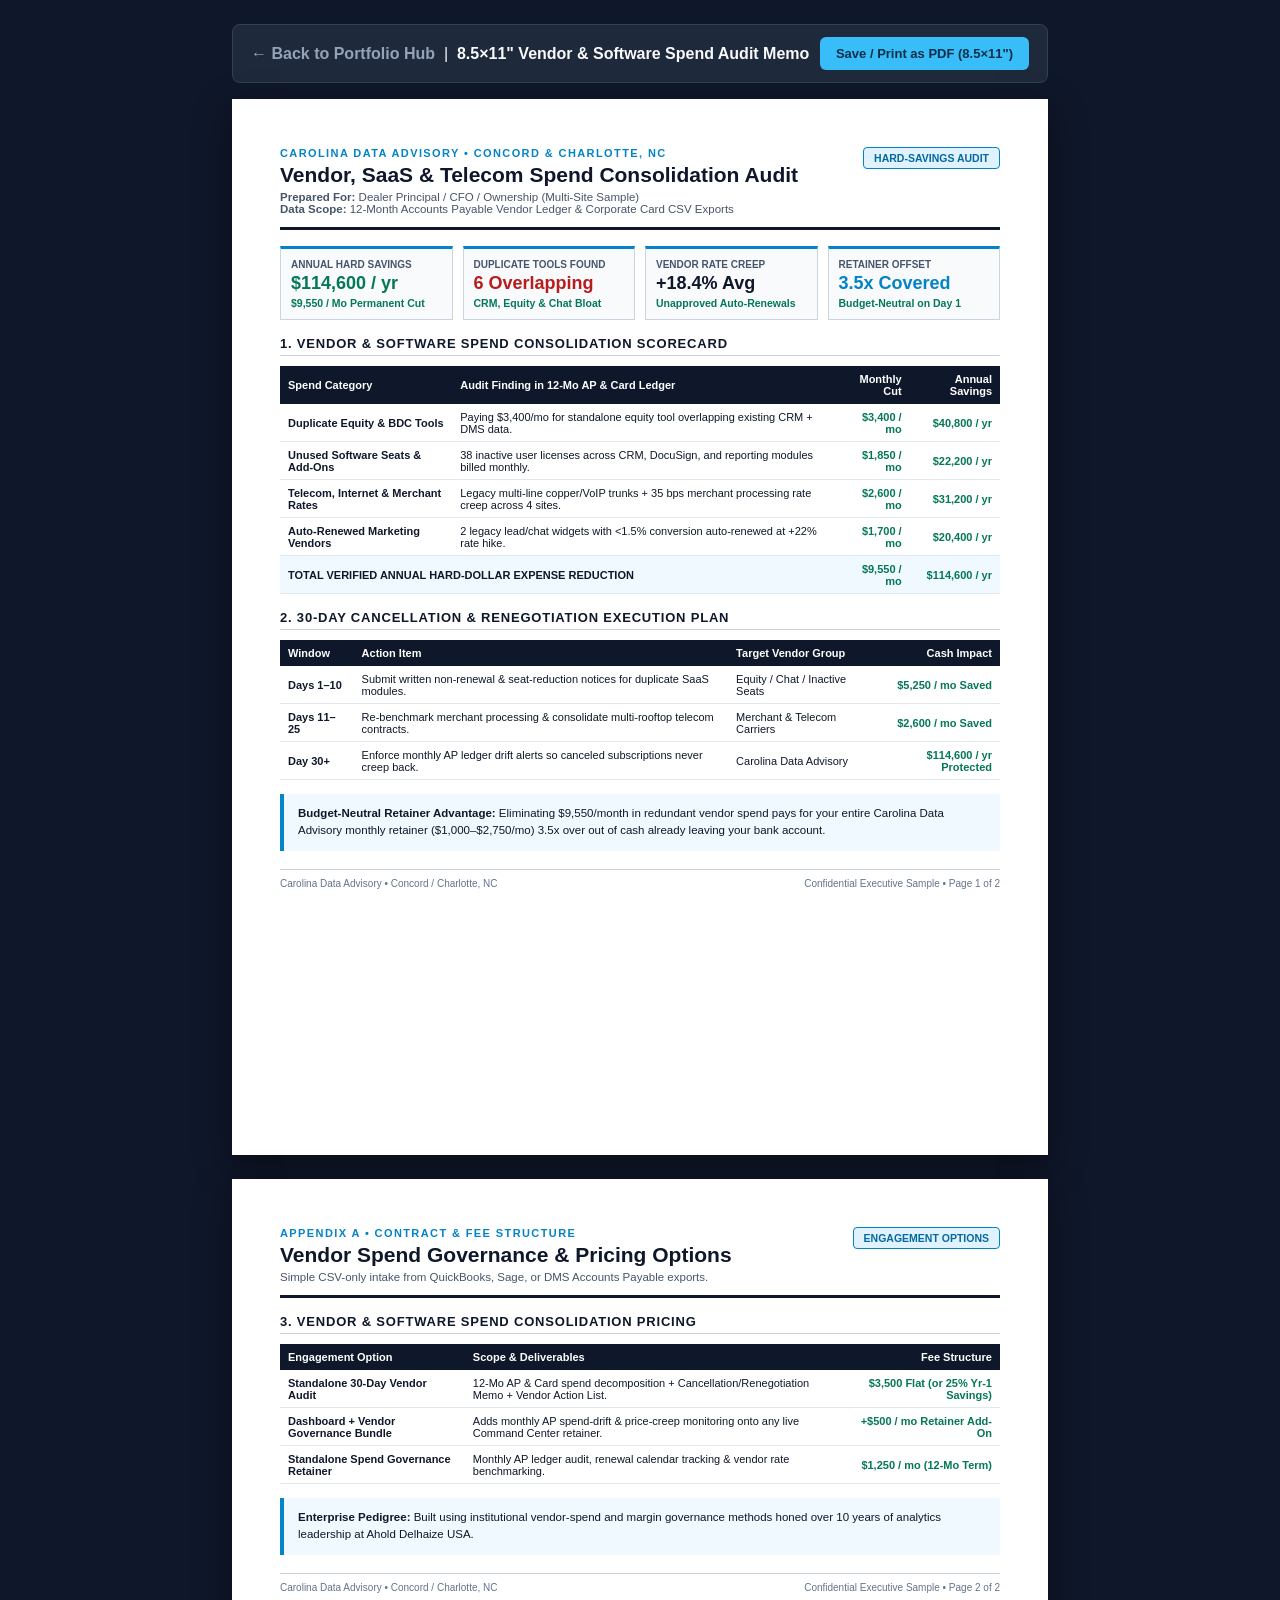
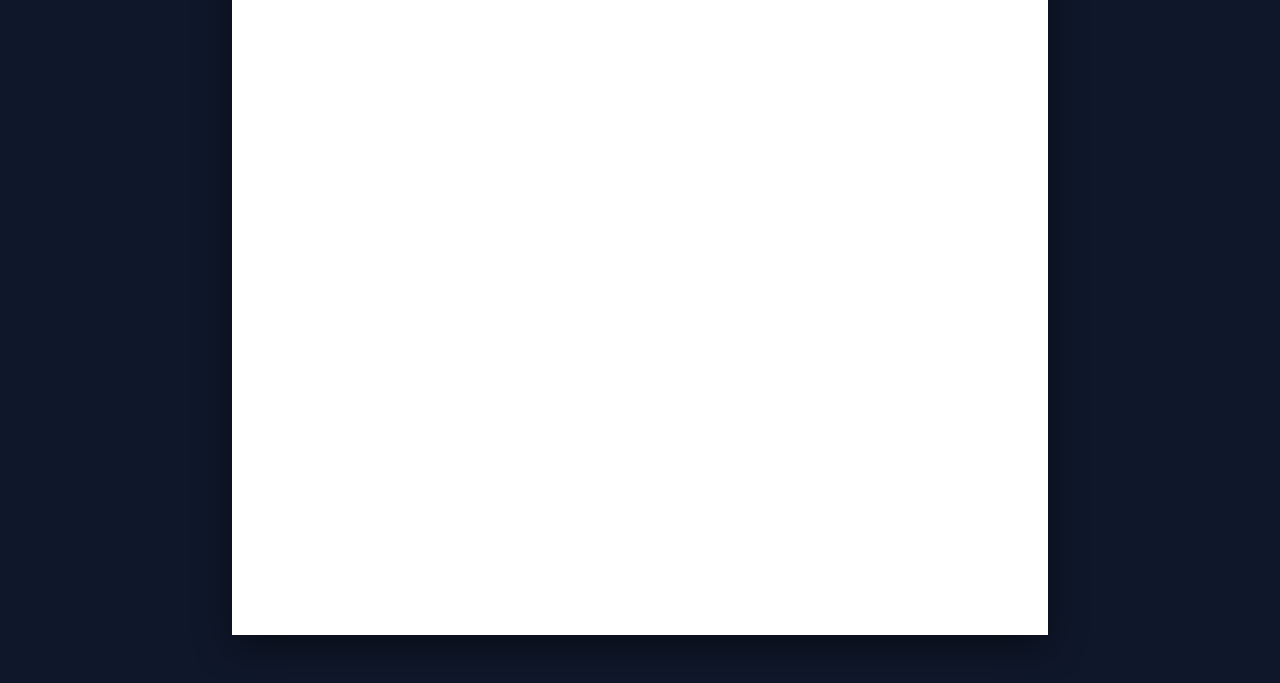
<file: vendor-memo/index.html>
﻿<!DOCTYPE html><html lang="en"><head><meta charset="UTF-8"><title>Carolina Data Advisory — Vendor &amp; Software Spend Consolidation Memo</title>
<style>
  @page { size: letter; margin: 0.45in; }
  * { box-sizing: border-box; }
  body { margin: 0; padding: 24px; background: #0f172a; font-family: 'Segoe UI', Arial, sans-serif; color: #0f172a; }
  .toolbar { max-width: 8.5in; margin: 0 auto 16px; display: flex; justify-content: space-between; align-items: center; background: #1e293b; color: #f8fafc; padding: 12px 18px; border-radius: 8px; border: 1px solid #334155; }
  .btn-pdf { background: #38bdf8; color: #082f49; border: none; padding: 9px 16px; border-radius: 6px; font-weight: 800; cursor: pointer; font-size: 13px; }
  .sheet { width: 8.5in; min-height: 11in; margin: 0 auto 24px; background: #fff; padding: 0.5in; box-shadow: 0 12px 35px rgba(0,0,0,0.45); }
  .page-break { page-break-before: always; }
  .hdr { display: flex; justify-content: space-between; align-items: flex-start; border-bottom: 3px solid #0f172a; padding-bottom: 12px; margin-bottom: 16px; }
  .kpis { display: grid; grid-template-columns: repeat(4, 1fr); gap: 10px; margin-bottom: 16px; }
  .kpi { border: 1px solid #cbd5e1; border-top: 3px solid #0284c7; padding: 10px; background: #f8fafc; }
  h2 { font-size: 13px; text-transform: uppercase; letter-spacing: 0.8px; border-bottom: 1.5px solid #cbd5e1; padding-bottom: 4px; margin: 16px 0 10px; }
  table { width: 100%; border-collapse: collapse; font-size: 11px; margin-bottom: 14px; }
  th { background: #0f172a; color: #fff; text-align: left; padding: 7px 8px; }
  td { padding: 6.5px 8px; border-bottom: 1px solid #e2e8f0; }
  .num { text-align: right; font-weight: 700; color: #047857; } .warn { text-align: right; font-weight: 700; color: #b91c1c; }
  .callout { background: #f0f9ff; border-left: 4px solid #0284c7; padding: 11px 14px; font-size: 11.5px; line-height: 1.5; margin-top: 12px; }
  .ftr { border-top: 1px solid #cbd5e1; padding-top: 8px; margin-top: 18px; display: flex; justify-content: space-between; font-size: 10px; color: #64748b; }
  @media print { body { background: #fff; padding: 0; } .toolbar { display: none !important; } .sheet { width: 100%; min-height: auto; margin: 0; padding: 0; box-shadow: none; } }
</style></head><body>
<div class="toolbar"><div><a href="../index.html" style="color:#94a3b8;text-decoration:none;font-weight:600;">&larr; Back to Portfolio Hub</a> &nbsp;|&nbsp; <strong>8.5&times;11" Vendor &amp; Software Spend Audit Memo</strong></div><button class="btn-pdf" onclick="window.print()">Save / Print as PDF (8.5&times;11")</button></div>
<div class="sheet">
  <div class="hdr"><div><div style="font-size:11px;font-weight:800;letter-spacing:1.4px;text-transform:uppercase;color:#0284c7;">Carolina Data Advisory &bull; Concord &amp; Charlotte, NC</div><h1 style="margin:4px 0;font-size:21px;">Vendor, SaaS &amp; Telecom Spend Consolidation Audit</h1><div style="font-size:11.5px;color:#475569;"><strong>Prepared For:</strong> Dealer Principal / CFO / Ownership (Multi-Site Sample)<br><strong>Data Scope:</strong> 12-Month Accounts Payable Vendor Ledger &amp; Corporate Card CSV Exports</div></div><div style="background:#e0f2fe;color:#0369a1;border:1px solid #0284c7;padding:4px 10px;border-radius:4px;font-size:10.5px;font-weight:800;">HARD-SAVINGS AUDIT</div></div>
  <div class="kpis">
    <div class="kpi"><div style="font-size:10px;font-weight:700;color:#475569;">ANNUAL HARD SAVINGS</div><div style="font-size:18px;font-weight:800;color:#047857;margin:3px 0;">$114,600 / yr</div><div style="font-size:10.5px;font-weight:600;color:#047857;">$9,550 / Mo Permanent Cut</div></div>
    <div class="kpi"><div style="font-size:10px;font-weight:700;color:#475569;">DUPLICATE TOOLS FOUND</div><div style="font-size:18px;font-weight:800;color:#b91c1c;margin:3px 0;">6 Overlapping</div><div style="font-size:10.5px;font-weight:600;color:#047857;">CRM, Equity &amp; Chat Bloat</div></div>
    <div class="kpi"><div style="font-size:10px;font-weight:700;color:#475569;">VENDOR RATE CREEP</div><div style="font-size:18px;font-weight:800;margin:3px 0;">+18.4% Avg</div><div style="font-size:10.5px;font-weight:600;color:#047857;">Unapproved Auto-Renewals</div></div>
    <div class="kpi"><div style="font-size:10px;font-weight:700;color:#475569;">RETAINER OFFSET</div><div style="font-size:18px;font-weight:800;color:#0284c7;margin:3px 0;">3.5x Covered</div><div style="font-size:10.5px;font-weight:600;color:#047857;">Budget-Neutral on Day 1</div></div>
  </div>
  <h2>1. Vendor &amp; Software Spend Consolidation Scorecard</h2>
  <table><thead><tr><th>Spend Category</th><th>Audit Finding in 12-Mo AP &amp; Card Ledger</th><th style="text-align:right;">Monthly Cut</th><th style="text-align:right;">Annual Savings</th></tr></thead><tbody>
    <tr><td><strong>Duplicate Equity &amp; BDC Tools</strong></td><td>Paying $3,400/mo for standalone equity tool overlapping existing CRM + DMS data.</td><td class="num">$3,400 / mo</td><td class="num">$40,800 / yr</td></tr>
    <tr><td><strong>Unused Software Seats &amp; Add-Ons</strong></td><td>38 inactive user licenses across CRM, DocuSign, and reporting modules billed monthly.</td><td class="num">$1,850 / mo</td><td class="num">$22,200 / yr</td></tr>
    <tr><td><strong>Telecom, Internet &amp; Merchant Rates</strong></td><td>Legacy multi-line copper/VoIP trunks + 35 bps merchant processing rate creep across 4 sites.</td><td class="num">$2,600 / mo</td><td class="num">$31,200 / yr</td></tr>
    <tr><td><strong>Auto-Renewed Marketing Vendors</strong></td><td>2 legacy lead/chat widgets with &lt;1.5% conversion auto-renewed at +22% rate hike.</td><td class="num">$1,700 / mo</td><td class="num">$20,400 / yr</td></tr>
    <tr style="background:#f0f9ff;"><td colspan="2"><strong>TOTAL VERIFIED ANNUAL HARD-DOLLAR EXPENSE REDUCTION</strong></td><td class="num"><strong>$9,550 / mo</strong></td><td class="num"><strong>$114,600 / yr</strong></td></tr>
  </tbody></table>
  <h2>2. 30-Day Cancellation &amp; Renegotiation Execution Plan</h2>
  <table><thead><tr><th>Window</th><th>Action Item</th><th>Target Vendor Group</th><th style="text-align:right;">Cash Impact</th></tr></thead><tbody>
    <tr><td><strong>Days 1&ndash;10</strong></td><td>Submit written non-renewal &amp; seat-reduction notices for duplicate SaaS modules.</td><td>Equity / Chat / Inactive Seats</td><td class="num">$5,250 / mo Saved</td></tr>
    <tr><td><strong>Days 11&ndash;25</strong></td><td>Re-benchmark merchant processing &amp; consolidate multi-rooftop telecom contracts.</td><td>Merchant &amp; Telecom Carriers</td><td class="num">$2,600 / mo Saved</td></tr>
    <tr><td><strong>Day 30+</strong></td><td>Enforce monthly AP ledger drift alerts so canceled subscriptions never creep back.</td><td>Carolina Data Advisory</td><td class="num">$114,600 / yr Protected</td></tr>
  </tbody></table>
  <div class="callout"><strong>Budget-Neutral Retainer Advantage:</strong> Eliminating $9,550/month in redundant vendor spend pays for your entire Carolina Data Advisory monthly retainer ($1,000&ndash;$2,750/mo) 3.5x over out of cash already leaving your bank account.</div>
  <div class="ftr"><span>Carolina Data Advisory &bull; Concord / Charlotte, NC</span><span>Confidential Executive Sample &bull; Page 1 of 2</span></div>
</div>
<div class="sheet page-break">
  <div class="hdr"><div><div style="font-size:11px;font-weight:800;letter-spacing:1.4px;text-transform:uppercase;color:#0284c7;">Appendix A &bull; Contract &amp; Fee Structure</div><h1 style="margin:4px 0;font-size:21px;">Vendor Spend Governance &amp; Pricing Options</h1><div style="font-size:11.5px;color:#475569;">Simple CSV-only intake from QuickBooks, Sage, or DMS Accounts Payable exports.</div></div><div style="background:#e0f2fe;color:#0369a1;border:1px solid #0284c7;padding:4px 10px;border-radius:4px;font-size:10.5px;font-weight:800;">ENGAGEMENT OPTIONS</div></div>
  <h2>3. Vendor &amp; Software Spend Consolidation Pricing</h2>
  <table><thead><tr><th>Engagement Option</th><th>Scope &amp; Deliverables</th><th style="text-align:right;">Fee Structure</th></tr></thead><tbody>
    <tr><td><strong>Standalone 30-Day Vendor Audit</strong></td><td>12-Mo AP &amp; Card spend decomposition + Cancellation/Renegotiation Memo + Vendor Action List.</td><td class="num">$3,500 Flat (or 25% Yr-1 Savings)</td></tr>
    <tr><td><strong>Dashboard + Vendor Governance Bundle</strong></td><td>Adds monthly AP spend-drift &amp; price-creep monitoring onto any live Command Center retainer.</td><td class="num">+$500 / mo Retainer Add-On</td></tr>
    <tr><td><strong>Standalone Spend Governance Retainer</strong></td><td>Monthly AP ledger audit, renewal calendar tracking &amp; vendor rate benchmarking.</td><td class="num">$1,250 / mo (12-Mo Term)</td></tr>
  </tbody></table>
  <div class="callout"><strong>Enterprise Pedigree:</strong> Built using institutional vendor-spend and margin governance methods honed over 10 years of analytics leadership at Ahold Delhaize USA.</div>
  <div class="ftr"><span>Carolina Data Advisory &bull; Concord / Charlotte, NC</span><span>Confidential Executive Sample &bull; Page 2 of 2</span></div>
</div></body></html>
</file>
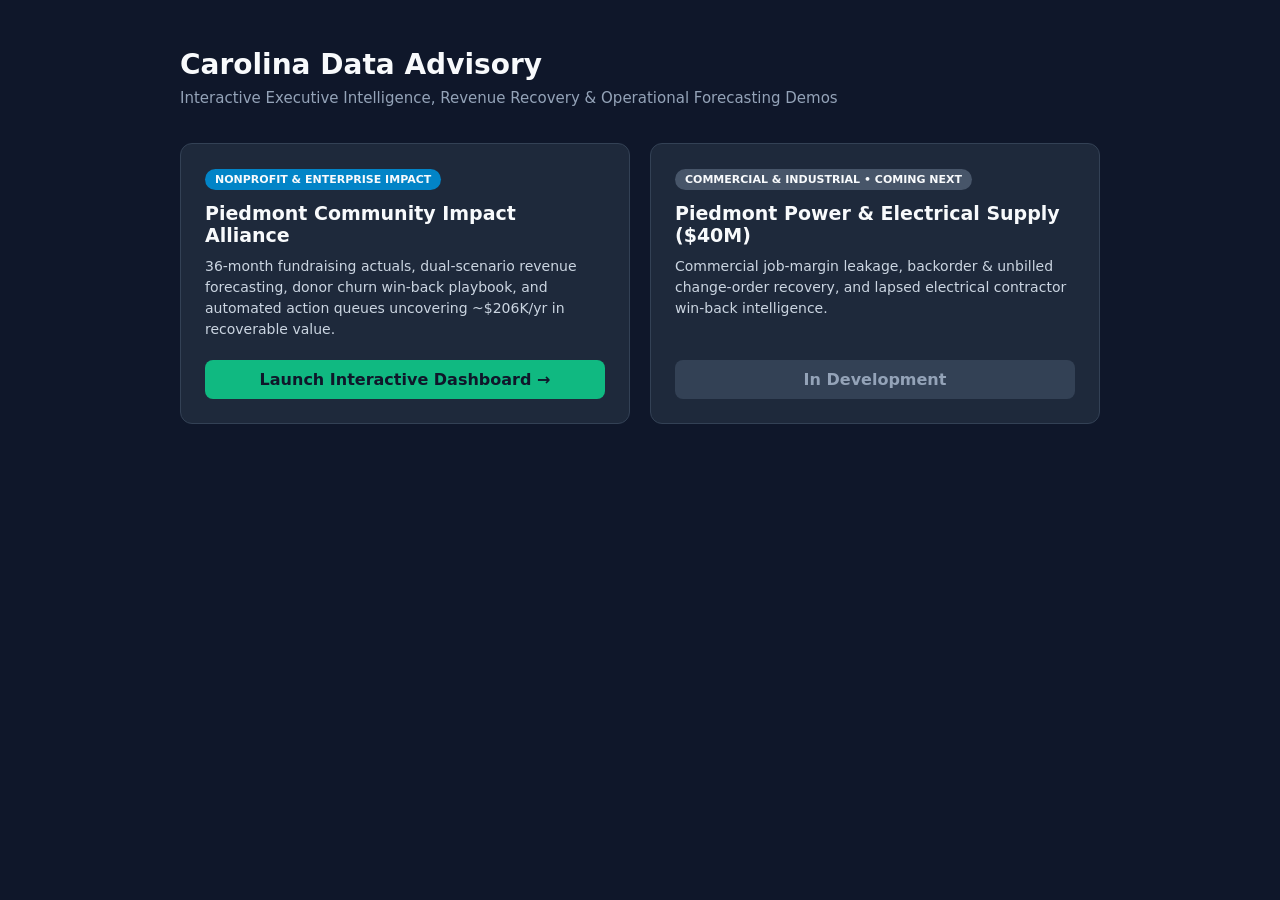
<file: demo-enterprise-impact/scripts/index.html>
<!DOCTYPE html>
<html lang="en">
<head>
<meta charset="UTF-8">
<title>Carolina Data Advisory — Interactive Executive Analytics Demos</title>
<style>
  body { font-family: 'Segoe UI', system-ui, sans-serif; background: #0f172a; color: #f8fafc; margin: 0; padding: 48px 24px; }
  .wrap { max-width: 920px; margin: 0 auto; }
  h1 { font-size: 28px; margin: 0 0 8px; }
  .sub { color: #94a3b8; font-size: 15px; margin-bottom: 36px; }
  .grid { display: grid; grid-template-columns: repeat(auto-fit, minmax(360px, 1fr)); gap: 20px; }
  .card { background: #1e293b; border: 1px solid #334155; border-radius: 12px; padding: 24px; display: flex; flex-direction: column; justify-content: space-between; }
  .tag { display: inline-block; background: #0284c7; font-size: 11px; font-weight: 700; padding: 4px 10px; border-radius: 99px; text-transform: uppercase; margin-bottom: 12px; }
  .tag-soon { background: #475569; }
  h2 { font-size: 19px; margin: 0 0 10px; }
  p { color: #cbd5e1; font-size: 14px; line-height: 1.5; margin: 0 0 20px; }
  .btn { display: inline-block; background: #10b981; color: #0f172a; font-weight: 700; text-decoration: none; padding: 10px 18px; border-radius: 8px; text-align: center; }
  .btn-disabled { background: #334155; color: #94a3b8; pointer-events: none; }
</style>
</head>
<body>
<div class="wrap">
  <h1>Carolina Data Advisory</h1>
  <div class="sub">Interactive Executive Intelligence, Revenue Recovery & Operational Forecasting Demos</div>
  <div class="grid">
    <div class="card">
      <div>
        <span class="tag">Nonprofit & Enterprise Impact</span>
        <h2>Piedmont Community Impact Alliance</h2>
        <p>36-month fundraising actuals, dual-scenario revenue forecasting, donor churn win-back playbook, and automated action queues uncovering ~$206K/yr in recoverable value.</p>
      </div>
      <a class="btn" href="demo-enterprise-impact/dashboard.html">Launch Interactive Dashboard &rarr;</a>
    </div>
    <div class="card">
      <div>
        <span class="tag tag-soon">Commercial & Industrial • Coming Next</span>
        <h2>Piedmont Power &amp; Electrical Supply ($40M)</h2>
        <p>Commercial job-margin leakage, backorder &amp; unbilled change-order recovery, and lapsed electrical contractor win-back intelligence.</p>
      </div>
      <span class="btn btn-disabled">In Development</span>
    </div>
  </div>
</div>
</body>
</html>
</file>
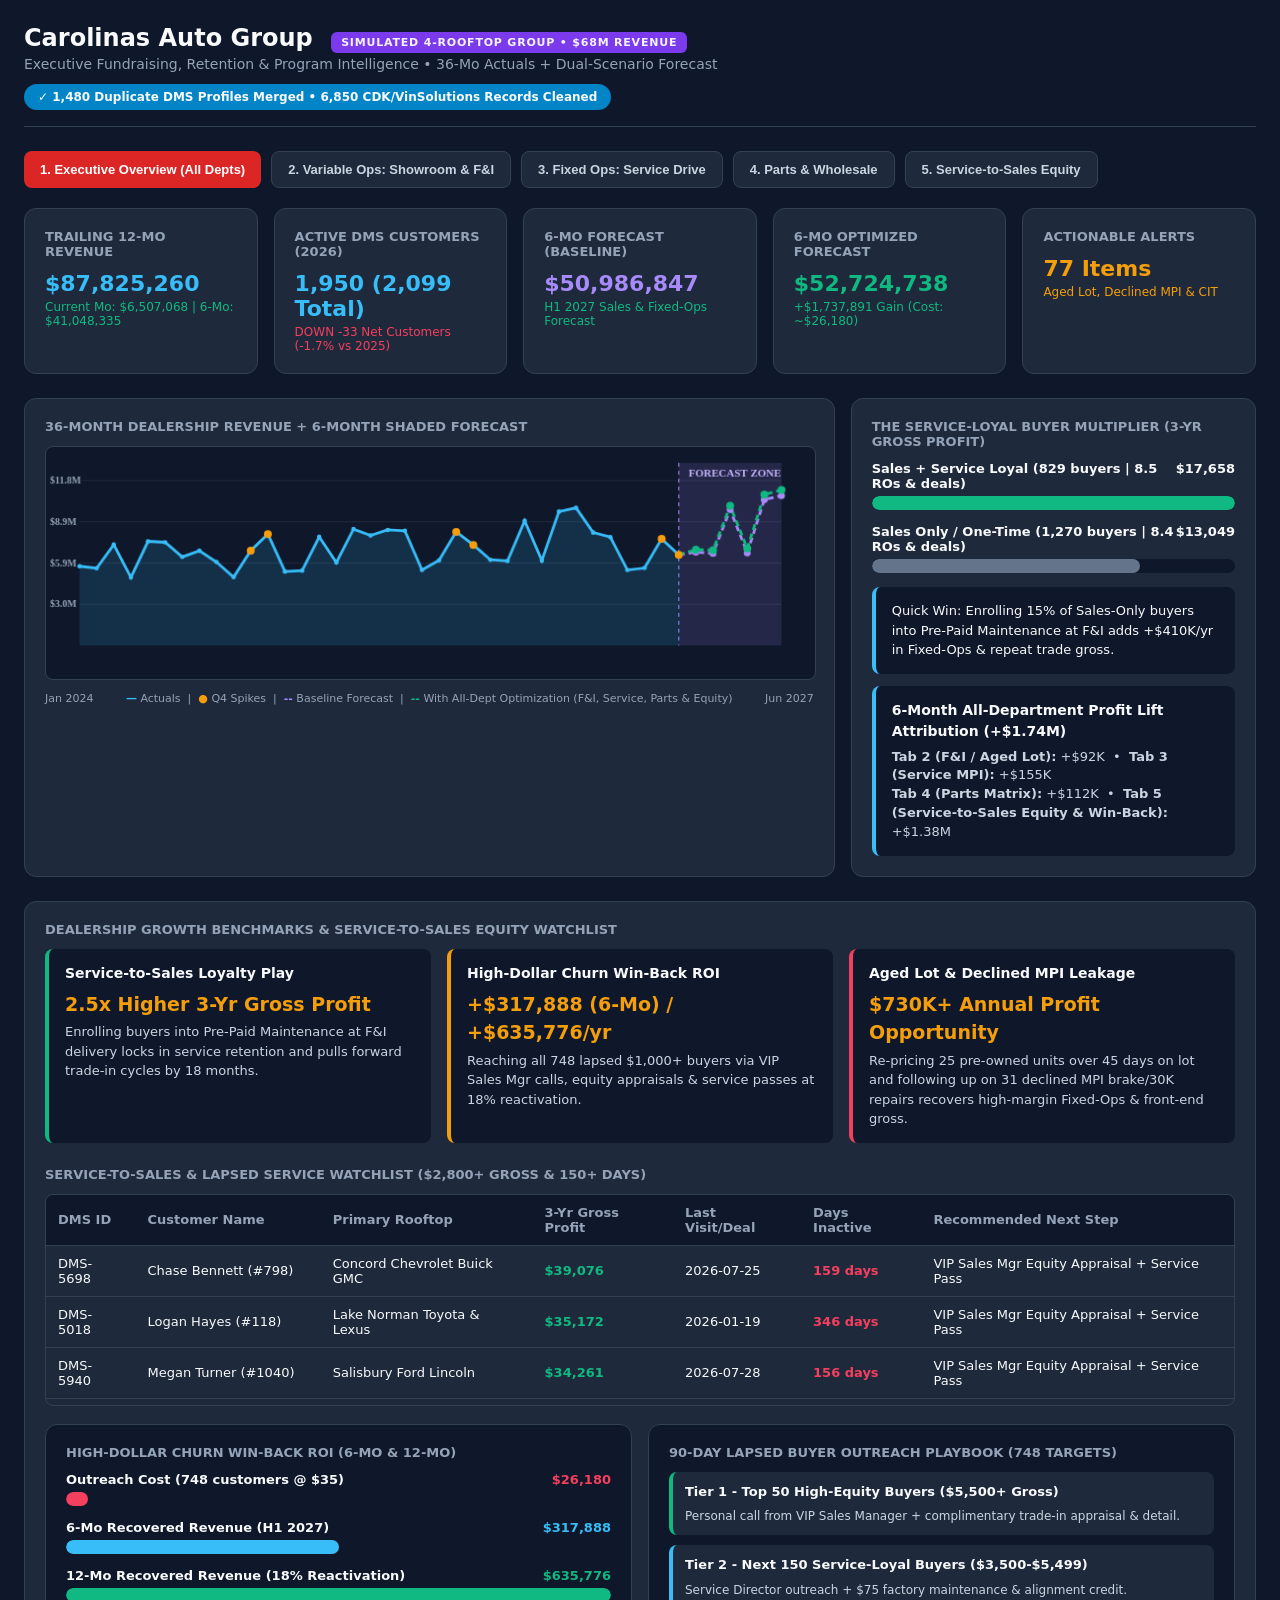
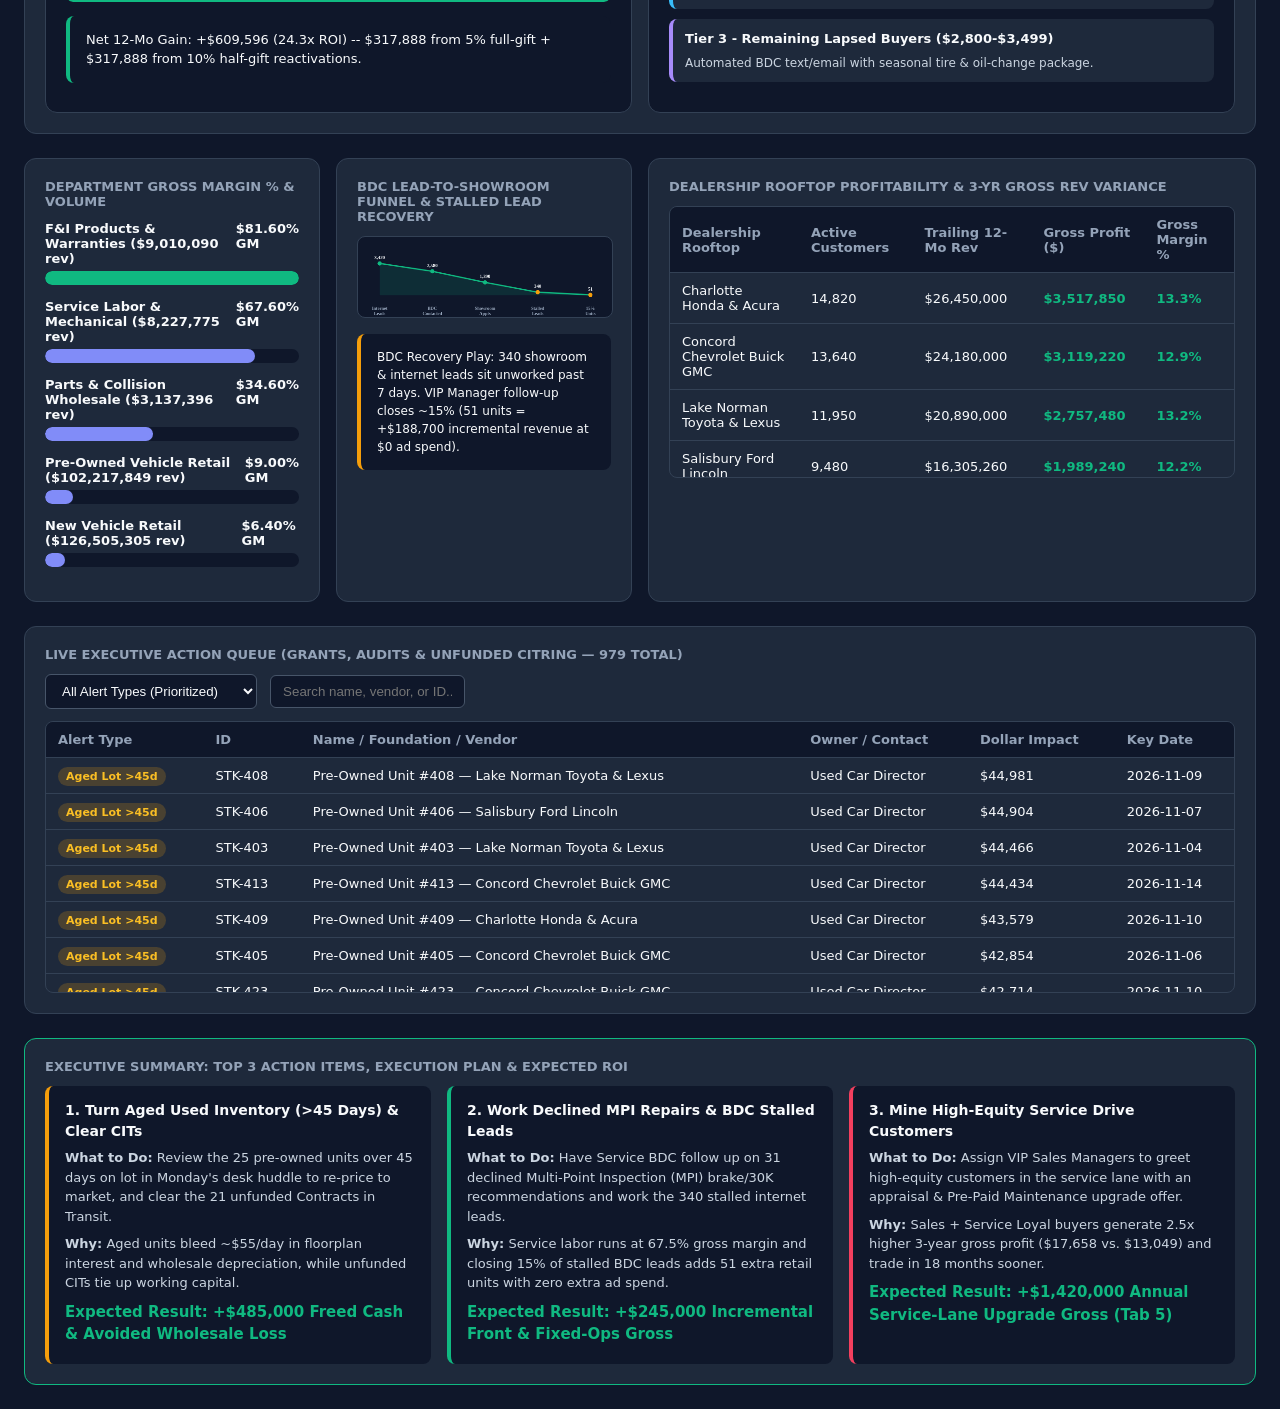
<file: demo-auto-dealership/dashboard.html>
<!DOCTYPE html>
<html lang="en">
<head>
<meta charset="UTF-8">
<title>Carolinas Auto Group — Executive Intelligence (Demo)</title>
<link rel="stylesheet" href="style.css">
<script src="data.js?v=30"></script>
</head>
<body>
<div class="header">
  <div>
    <h1 style="margin:0;font-size:24px;">Carolinas Auto Group <span class="demo-tag">Simulated 4-Rooftop Group • $68M Revenue</span></h1>
    <p style="margin:4px 0 0;color:#94a3b8;font-size:14px;">Executive Fundraising, Retention & Program Intelligence • 36-Mo Actuals + Dual-Scenario Forecast</p>
  </div>
  <span class="badge">✓ 1,480 Duplicate DMS Profiles Merged • 6,850 CDK/VinSolutions Records Cleaned</span>
</div>


<div style="display:flex;gap:10px;margin-bottom:20px;flex-wrap:wrap;">
  <button id="btnTab1" onclick="switchTab(1)" style="background:#dc2626;color:#fff;border:none;padding:10px 16px;border-radius:8px;font-weight:700;cursor:pointer;font-size:13px;">1. Executive Overview (All Depts)</button>
  <button id="btnTab2" onclick="switchTab(2)" style="background:#1e293b;color:#cbd5e1;border:1px solid #334155;padding:10px 16px;border-radius:8px;font-weight:700;cursor:pointer;font-size:13px;">2. Variable Ops: Showroom &amp; F&amp;I</button>
  <button id="btnTab3" onclick="switchTab(3)" style="background:#1e293b;color:#cbd5e1;border:1px solid #334155;padding:10px 16px;border-radius:8px;font-weight:700;cursor:pointer;font-size:13px;">3. Fixed Ops: Service Drive</button>
  <button id="btnTab4" onclick="switchTab(4)" style="background:#1e293b;color:#cbd5e1;border:1px solid #334155;padding:10px 16px;border-radius:8px;font-weight:700;cursor:pointer;font-size:13px;">4. Parts &amp; Wholesale</button>
  <button id="btnTab5" onclick="switchTab(5)" style="background:#1e293b;color:#cbd5e1;border:1px solid #334155;padding:10px 16px;border-radius:8px;font-weight:700;cursor:pointer;font-size:13px;">5. Service-to-Sales Equity</button>
</div>
<div id="tab1View">
<div class="kpis" id="kpiRow"></div>

<div class="grid2">
  <div class="card">
    <h3>36-Month Dealership Revenue + 6-Month Shaded Forecast</h3>
    <canvas id="lineCanvas" width="780" height="235" style="width:100%;height:auto;background:#0f172a;border-radius:8px;border:1px solid #334155;"></canvas>
    <div class="cleg">
      <span>Jan 2024</span>
      <span><b style="color:#38bdf8;">—</b> Actuals &nbsp;|&nbsp; <b style="color:#f59e0b;">●</b> Q4 Spikes &nbsp;|&nbsp; <b style="color:#a78bfa;">--</b> Baseline Forecast &nbsp;|&nbsp; <b style="color:#10b981;">--</b> With All-Dept Optimization (F&amp;I, Service, Parts &amp; Equity)</span>
      <span>Jun 2027</span>
    </div>
  </div>
  <div class="card">
    <h3>The Service-Loyal Buyer Multiplier (3-Yr Gross Profit)</h3>
    <div id="volBars"></div>
  </div>
</div>

<div class="card" style="margin-bottom:24px;">
  <h3>DEALERSHIP GROWTH BENCHMARKS &amp; SERVICE-TO-SALES EQUITY WATCHLIST</h3>
  <div class="grid3">
    <div class="ibox" style="border-color:#10b981;">
      <h4>Service-to-Sales Loyalty Play</h4>
      <div class="bstat">2.5x Higher 3-Yr Gross Profit</div>
      <p style="margin:0;color:#cbd5e1;">Enrolling buyers into Pre-Paid Maintenance at F&amp;I delivery locks in service retention and pulls forward trade-in cycles by 18 months.</p>
    </div>
    <div class="ibox" style="border-color:#f59e0b;">
      <h4>High-Dollar Churn Win-Back ROI</h4>
      <div class="bstat" id="wbStat">Calculating Win-Back ROI...</div>
      <p style="margin:0;color:#cbd5e1;" id="wbDesc">Calculating outreach cost & return...</p>
    </div>
    <div class="ibox" style="border-color:#f43f5e;">
      <h4>Aged Lot &amp; Declined MPI Leakage</h4>
      <div class="bstat">$730K+ Annual Profit Opportunity</div>
      <p style="margin:0;color:#cbd5e1;">Re-pricing 25 pre-owned units over 45 days on lot and following up on 31 declined MPI brake/30K repairs recovers high-margin Fixed-Ops &amp; front-end gross.</p>
    </div>
  </div>
  <h3>Service-to-Sales &amp; Lapsed Service Watchlist ($2,800+ Gross &amp; 150+ Days)</h3>
  <div class="twrap" style="max-height:210px;">
    <table id="churnTable">
      <thead><tr><th>DMS ID</th><th>Customer Name</th><th>Primary Rooftop</th><th>3-Yr Gross Profit</th><th>Last Visit/Deal</th><th>Days Inactive</th><th>Recommended Next Step</th></tr></thead>
      <tbody></tbody>
    </table>
  </div>
</div>

<div class="gridEq">
  <div class="card">
    <h3>Department Gross Margin % &amp; Volume</h3>
    <div id="progBars"></div>
  </div>
  <div class="card">
    <h3>Dealership Rooftop Profitability & 3-Yr Gross Rev Variance</h3>
    <div class="twrap">
      <table id="campTable">
        <thead><tr><th>Dealership Rooftop</th><th>Active Customers</th><th>Trailing 12-Mo Rev</th><th>Gross Profit ($)</th><th>Gross Margin %</th></tr></thead>
        <tbody></tbody>
      </table>
    </div>
  </div>
</div>

<div class="card">
  <h3>Live Executive Action Queue (Grants, Audits & Unfunded CITring — 979 Total)</h3>
  <select id="alertFilter" onchange="renderAlerts()">
    <option value="ALL">All Alert Types (Prioritized)</option>
    <option value="Aged Lot >45d">At-Risk Grants (Top Priority)</option>
    <option value="Declined MPI">Flagged Vendor Expenses</option>
    <option value="Unfunded CIT">Unfunded CITring Gifts</option>
  </select>
  <input id="searchBox" onkeyup="renderAlerts()" placeholder="Search name, vendor, or ID...">
  <div class="twrap">
    <table id="alertTable">
      <thead><tr><th>Alert Type</th><th>ID</th><th>Name / Foundation / Vendor</th><th>Owner / Contact</th><th>Dollar Impact</th><th>Key Date</th></tr></thead>
      <tbody></tbody>
    </table>
  </div>
</div>


<div class="card" style="margin-top:24px;border-color:#10b981;">
  <h3>Executive Summary: Top 3 Action Items, Execution Plan &amp; Expected ROI</h3>
  <div class="grid3" style="margin-bottom:0;">
<div class="ibox" style="border-color:#f59e0b;"><h4>1. Turn Aged Used Inventory (>45 Days) & Clear CITs</h4><p style="margin:0 0 8px;color:#cbd5e1;"><strong>What to Do:</strong> Review the 25 pre-owned units over 45 days on lot in Monday's desk huddle to re-price to market, and clear the 21 unfunded Contracts in Transit.</p><p style="margin:0 0 8px;color:#cbd5e1;"><strong>Why:</strong> Aged units bleed ~$55/day in floorplan interest and wholesale depreciation, while unfunded CITs tie up working capital.</p><div class="bstat" style="font-size:15px;color:#10b981;">Expected Result: +$485,000 Freed Cash & Avoided Wholesale Loss</div></div>
<div class="ibox" style="border-color:#10b981;"><h4>2. Work Declined MPI Repairs & BDC Stalled Leads</h4><p style="margin:0 0 8px;color:#cbd5e1;"><strong>What to Do:</strong> Have Service BDC follow up on 31 declined Multi-Point Inspection (MPI) brake/30K recommendations and work the 340 stalled internet leads.</p><p style="margin:0 0 8px;color:#cbd5e1;"><strong>Why:</strong> Service labor runs at 67.5% gross margin and closing 15% of stalled BDC leads adds 51 extra retail units with zero extra ad spend.</p><div class="bstat" style="font-size:15px;color:#10b981;">Expected Result: +$245,000 Incremental Front & Fixed-Ops Gross</div></div>
<div class="ibox" style="border-color:#f43f5e;"><h4>3. Mine High-Equity Service Drive Customers</h4><p style="margin:0 0 8px;color:#cbd5e1;"><strong>What to Do:</strong> Assign VIP Sales Managers to greet high-equity customers in the service lane with an appraisal & Pre-Paid Maintenance upgrade offer.</p><p style="margin:0 0 8px;color:#cbd5e1;"><strong>Why:</strong> Sales + Service Loyal buyers generate 2.5x higher 3-year gross profit ($17,658 vs. $13,049) and trade in 18 months sooner.</p><div class="bstat" style="font-size:15px;color:#10b981;">Expected Result: +$1,420,000 Annual Service-Lane Upgrade Gross (Tab 5)</div></div>
  </div>
</div>
</div>
</div>
<div id="tab2View" style="display:none;">
  <div class="kpis" id="deskKpis"></div>
  <div class="gridEq">
    <div class="card"><h3>F&amp;I Backend Product Mix (VSC Warranties, GAP &amp; Paint/Tire)</h3><div id="fiMixBars"></div></div>
    <div class="card"><h3>Variable Ops &amp; Desk Profit Opportunity</h3>
      <div class="ibox" style="border-color:#10b981;margin-bottom:12px;"><h4>Backend PVR Spread: $1,780 Top vs. $1,320 Bottom</h4><div class="bstat">+$184,000 Annual F&amp;I Lift Potential</div><p style="margin:0;color:#cbd5e1;">Aligning Salisbury &amp; Lake Norman F&amp;I menus to Charlotte Honda's VSC + GAP penetration adds ~$310/copy.</p></div>
      <div class="ibox" style="border-color:#f59e0b;"><h4>Aged Pre-Owned Lot (&gt;45d) &amp; Unfunded CIT Focus</h4><div class="bstat">25 Aged Units • 21 Open CITs</div><p style="margin:0;color:#cbd5e1;">Re-pricing 45+ day units stops ~$55/day floorplan bleed while clearing lender stips frees $620K+ in working capital.</p></div>
    </div>
  </div>
  <div class="card" style="margin-bottom:24px;">
    <div style="display:flex;justify-content:space-between;align-items:center;flex-wrap:wrap;gap:10px;margin-bottom:10px;">
      <h3 style="margin:0;" id="salesHdr">Salesperson Unit Volume &amp; Front-End Gross (Trailing 12-Mo) (Top Across Group)</h3>
      <select id="deskLocSelect" onchange="renderDeskTables()" style="margin:0;padding:6px 12px;font-size:12.5px;font-weight:600;border-color:#dc2626;">
        <option value="ALL">All 4 Rooftops (Top Performers)</option>
        <option value="Charlotte Honda &amp; Acura">Charlotte Honda &amp; Acura (Full Roster)</option>
        <option value="Concord Chevrolet Buick GMC">Concord Chevrolet Buick GMC (Full Roster)</option>
        <option value="Lake Norman Toyota &amp; Lexus">Lake Norman Toyota &amp; Lexus (Full Roster)</option>
        <option value="Salisbury Ford Lincoln">Salisbury Ford Lincoln (Full Roster)</option>
      </select>
    </div><div class="twrap" style="max-height:280px;"><table id="salesTable"><thead><tr><th>Salesperson</th><th>Rooftop</th><th>New</th><th>Used</th><th>Total</th><th>Front Gross</th><th>Front PVR</th></tr></thead><tbody></tbody></table></div></div>
  <div class="card"><h3 id="fiHdr">Finance Manager (F&amp;I) Backend Gross &amp; Penetration (Trailing 12-Mo) (Top Across Group)</h3><div class="twrap" style="max-height:260px;"><table id="fiTable"><thead><tr><th>Finance Manager</th><th>Rooftop</th><th>Turns</th><th>VSC / Warranty</th><th>GAP</th><th>Paint / Tire</th><th>Backend Gross</th><th>Backend PVR</th></tr></thead><tbody></tbody></table></div></div>
  <div class="card" style="margin-top:24px;border-color:#10b981;">
    <h3>Variable Ops &amp; F&amp;I Summary: Top 3 Immediate Profit Actions</h3>
    <div class="grid3" style="margin-bottom:0;">
      <div class="ibox" style="border-color:#f59e0b;"><h4>1. Re-Price &amp; Turn 25 Aged Pre-Owned Units (&gt;45d)</h4><p style="margin:0 0 8px;color:#cbd5e1;"><strong>What to Do:</strong> Review all 25 aged used vehicles in Monday's desk huddle and adjust online pricing to market within 48 hours.</p><p style="margin:0 0 8px;color:#cbd5e1;"><strong>Why:</strong> Units over 45 days bleed ~$55/day in floorplan interest and wholesale depreciation.</p><div class="bstat" style="font-size:15px;color:#10b981;">Expected Result: +$265,000 Avoided Wholesale &amp; Floorplan Loss</div></div>
      <div class="ibox" style="border-color:#10b981;"><h4>2. Standardize F&amp;I Menu Presentation Across Rooftops</h4><p style="margin:0 0 8px;color:#cbd5e1;"><strong>What to Do:</strong> Coach Salisbury &amp; Lake Norman F&amp;I managers using Charlotte Honda's VSC + GAP menu sequence.</p><p style="margin:0 0 8px;color:#cbd5e1;"><strong>Why:</strong> Closing the $460 backend PVR gap ($1,780 vs. $1,320) lifts profit on every retail turn with zero extra ad spend.</p><div class="bstat" style="font-size:15px;color:#10b981;">Expected Result: +$184,000 Annual F&amp;I Backend Gross Lift</div></div>
      <div class="ibox" style="border-color:#f43f5e;"><h4>3. Clear 21 Unfunded Contracts in Transit (&gt;7 Days)</h4><p style="margin:0 0 8px;color:#cbd5e1;"><strong>What to Do:</strong> Have F&amp;I Directors and the Controller resolve open lender stipulations on all 21 CITs before Friday.</p><p style="margin:0 0 8px;color:#cbd5e1;"><strong>Why:</strong> Unfunded CITs tie up ~$620K in dealership cash and risk rate-lock expirations.</p><div class="bstat" style="font-size:15px;color:#10b981;">Expected Result: +$620,000 Working Capital Freed Immediately</div></div>
    </div>
  </div>
</div>

<div id="tab3View" style="display:none;">
  <div class="kpis" id="svcKpis"></div>
  <div class="gridEq">
    <div class="card"><h3>Service Advisor Customer-Pay vs. Warranty Gross</h3><div id="svcBars" style="max-height:255px;overflow-y:auto;padding-right:8px;"></div></div>
    <div class="card"><h3>Fixed-Ops Service Drive Action Priorities</h3>
      <div class="ibox" style="border-color:#10b981;margin-bottom:12px;"><h4>Hours Per RO Lift (1.8 hrs -&gt; 2.4 hrs)</h4><div class="bstat">+$310,000 Annual Labor Gross Opportunity</div><p style="margin:0;color:#cbd5e1;">Coaching Express &amp; Salisbury advisors on Multi-Point Inspection (MPI) walkarounds adds 0.6 hrs/RO at 67.5% labor margin.</p></div>
      <div class="ibox" style="border-color:#f59e0b;"><h4>31 Declined MPI Brake &amp; 30K/60K Service Alerts</h4><div class="bstat">Immediate Service BDC Follow-Up Queue</div><p style="margin:0;color:#cbd5e1;">Outbound Service BDC text/call reminders within 14 days recover ~22% of declined safety &amp; factory maintenance work.</p></div>
    </div>
  </div>
  <div class="card"><h3>Service Advisor Leaderboard — ROs, ELR &amp; Gross (Trailing 12-Mo)</h3><div class="twrap" style="max-height:280px;"><table id="svcTable"><thead><tr><th>Service Advisor</th><th>Rooftop</th><th>Closed ROs</th><th>Customer-Pay Gross</th><th>Warranty Gross</th><th>Hours / RO</th><th>ELR ($/Hr)</th></tr></thead><tbody></tbody></table></div></div>
  <div class="card" style="margin-top:24px;border-color:#10b981;">
    <h3>Fixed-Ops Service Drive Summary: Top 3 Immediate Profit Actions</h3>
    <div class="grid3" style="margin-bottom:0;">
      <div class="ibox" style="border-color:#f59e0b;"><h4>1. Work All 31 Declined MPI Brake &amp; 30K/60K Alerts</h4><p style="margin:0 0 8px;color:#cbd5e1;"><strong>What to Do:</strong> Assign Service BDC to call and text every customer who declined safety or factory interval work in the last 14 days.</p><p style="margin:0 0 8px;color:#cbd5e1;"><strong>Why:</strong> Service labor carries 67.5% gross margin and converts at ~22% with a timely technician video follow-up.</p><div class="bstat" style="font-size:15px;color:#10b981;">Expected Result: +$148,000 High-Margin Service Gross</div></div>
      <div class="ibox" style="border-color:#10b981;"><h4>2. Coach Advisors on Multi-Point Inspection Walkarounds</h4><p style="margin:0 0 8px;color:#cbd5e1;"><strong>What to Do:</strong> Require 100% MPI walkaround reviews at Express &amp; Salisbury lanes to lift Hours/RO from 1.8 to 2.4.</p><p style="margin:0 0 8px;color:#cbd5e1;"><strong>Why:</strong> Adding just 0.5 hours per RO across existing service traffic drops straight to Fixed-Ops absorption.</p><div class="bstat" style="font-size:15px;color:#10b981;">Expected Result: +$310,000 Annual Labor Gross Lift</div></div>
      <div class="ibox" style="border-color:#f43f5e;"><h4>3. Flag High-Equity Service Customers for VIP Desk</h4><p style="margin:0 0 8px;color:#cbd5e1;"><strong>What to Do:</strong> Alert VIP Sales Managers every morning when a 3-to-5-year-old vehicle enters the service drive.</p><p style="margin:0 0 8px;color:#cbd5e1;"><strong>Why:</strong> Service-loyal customers trade in 18 months earlier and generate 2.5x higher lifetime gross profit.</p><div class="bstat" style="font-size:15px;color:#10b981;">Expected Result: +14–18 Incremental Used Trades &amp; Retail Units/Mo</div></div>
    </div>
  </div>
</div>

<div id="tab4View" style="display:none;">
  <div class="kpis" id="partsKpis"></div>
  <div class="gridEq">
    <div class="card"><h3>Parts Gross Profit by Channel (RO, Wholesale &amp; Counter)</h3><div id="partsBars"></div></div>
    <div class="card"><h3>Parts Inventory &amp; Wholesale Margin Priorities</h3>
      <div class="ibox" style="border-color:#f43f5e;margin-bottom:12px;"><h4>$160,000 Aged / Obsolete Parts (&gt;90 Days No Movement)</h4><div class="bstat">Return-Reserve &amp; Wholesale Liquidation</div><p style="margin:0;color:#cbd5e1;">Using OEM factory return allowances before the 12-month cutoff recovers 85–90 cents on the dollar vs. write-offs.</p></div>
      <div class="ibox" style="border-color:#10b981;"><h4>Wholesale Body-Shop Matrix Pricing Audit</h4><div class="bstat">+2.4% Wholesale Margin Lift (+$87K/yr)</div><p style="margin:0;color:#cbd5e1;">Tightening off-matrix discounts on non-captive collision accounts lifts wholesale margin from 29.0% to 31.4%.</p></div>
    </div>
  </div>
  <div class="gridEq" style="margin-bottom:0;">
    <div class="card">
      <h3>Parts &amp; Wholesale Channel Breakdown (12-Mo &amp; Current Aged)</h3>
      <div class="twrap" style="max-height:265px;">
        <table id="partsTable">
          <thead><tr><th>Parts Channel</th><th>Scope</th><th>Orders / ROs</th><th>Gross Sales</th><th>Gross Profit</th><th>Margin %</th><th>Aged &gt;90d ($)</th></tr></thead>
          <tbody></tbody>
        </table>
      </div>
    </div>
    <div class="card">
      <div style="display:flex;justify-content:space-between;align-items:center;gap:10px;margin-bottom:10px;flex-wrap:wrap;">
        <h3 style="margin:0;" id="partsChartTitle">Parts Sales &amp; Forecast — All 4 Rooftops</h3>
        <select id="partsLocSelect" onchange="renderPartsChart()" style="margin:0;padding:6px 10px;font-size:12.5px;font-weight:600;border-color:#dc2626;">
          <option value="ALL">All 4 Rooftops</option>
          <option value="Charlotte Honda &amp; Acura">Charlotte Honda &amp; Acura</option>
          <option value="Concord Chevrolet Buick GMC">Concord Chevrolet Buick GMC</option>
          <option value="Lake Norman Toyota &amp; Lexus">Lake Norman Toyota &amp; Lexus</option>
          <option value="Salisbury Ford Lincoln">Salisbury Ford Lincoln</option>
        </select>
      </div>
      <canvas id="partsCanvas" width="760" height="225" style="width:100%;height:auto;background:#0f172a;border-radius:8px;border:1px solid #334155;"></canvas>
      <div class="cleg">
        <span>Jan 2024</span>
        <span><b style="color:#38bdf8;">—</b> Parts Sales &nbsp;|&nbsp; <b style="color:#10b981;">—</b> Gross Profit &nbsp;|&nbsp; <b style="color:#a78bfa;">--</b> Baseline &nbsp;|&nbsp; <b style="color:#f59e0b;">--</b> Matrix Optimized</span>
        <span>Jun 2027</span>
      </div>
    </div>
  </div>
<div class="card" style="margin-top:24px;border-color:#10b981;">
  <h3>Parts &amp; Wholesale Summary: Top 3 Immediate Profit Actions</h3>
  <div class="grid3" style="margin-bottom:0;">
<div class="ibox" style="border-color:#f59e0b;"><h4>1. Submit $160K Aged Parts (&gt;90d) for OEM Return Reserve</h4><p style="margin:0 0 8px;color:#cbd5e1;"><strong>What to Do:</strong> Pull all non-moving parts over 90 days across the 4 stores and submit eligible stock orders before the 12-month OEM return cutoff.</p><p style="margin:0 0 8px;color:#cbd5e1;"><strong>Why:</strong> Factory return allowances recover 85–90 cents on the dollar instead of taking a 100% obsolescence write-off.</p><div class="bstat" style="font-size:15px;color:#10b981;">Expected Result: +$138,000 Cash Recovered &amp; Write-Offs Avoided</div></div>
<div class="ibox" style="border-color:#10b981;"><h4>2. Tighten Wholesale Body-Shop Matrix Discounts</h4><p style="margin:0 0 8px;color:#cbd5e1;"><strong>What to Do:</strong> Audit off-matrix discounts on non-captive collision accounts in Charlotte &amp; Concord and restore standard tier pricing.</p><p style="margin:0 0 8px;color:#cbd5e1;"><strong>Why:</strong> Eliminating unnecessary 4%–5% off-matrix concessions lifts wholesale margin from 29.0% to 31.4% without losing volume.</p><div class="bstat" style="font-size:15px;color:#10b981;">Expected Result: +$87,000 Annual Wholesale Gross Profit Lift</div></div>
<div class="ibox" style="border-color:#f43f5e;"><h4>3. Pre-Stage Special-Order &amp; Recall Parts by Rooftop</h4><p style="margin:0 0 8px;color:#cbd5e1;"><strong>What to Do:</strong> Use the 6-month rooftop forecast to pre-stock high-turn brake, suspension, and recall kits at Salisbury &amp; Lake Norman.</p><p style="margin:0 0 8px;color:#cbd5e1;"><strong>Why:</strong> Cutting special-order wait times by 24 hours prevents declined MPI jobs and speeds up bay turn times.</p><div class="bstat" style="font-size:15px;color:#10b981;">Expected Result: +$115,000 Pull-Through RO &amp; Counter Sales</div></div>
  </div>
</div>
</div>
</div>
</div>
</div>
</div>
</div>
</div>
<div id="tab5View" style="display:none;">
  <div class="kpis">
    <div class="card"><h3>High-Equity Service Appts (This Wk)</h3><div class="val" style="color:#10b981;">48 Vehicles</div><div class="sub" style="color:#10b981;">2022–2024 Models in Lane</div></div>
    <div class="card"><h3>Trade-In Equity in Lane (This Wk)</h3><div class="val" style="color:#38bdf8;">$342,800</div><div class="sub" style="color:#10b981;">Avg +$7,140 Equity/Car</div></div>
    <div class="card"><h3>Projected Upgrade Gross (Monthly)</h3><div class="val" style="color:#f59e0b;">$118,400 / mo</div><div class="sub" style="color:#10b981;">Front + F&amp;I @ 25% Close</div></div>
    <div class="card"><h3>Avg Payment Delta</h3><div class="val" style="color:#a78bfa;">+$13 / mo</div><div class="sub" style="color:#10b981;">Near-Identical Upgrade</div></div>
    <div class="card"><h3>RO's Eligible to Waive (This Wk)</h3><div class="val" style="color:#f43f5e;">$18,900</div><div class="sub" style="color:#f59e0b;">Credit Bill Toward Trade</div></div>
  </div>
  <div class="gridEq">
    <div class="card">
      <div style="display:flex;justify-content:space-between;align-items:center;gap:8px;margin-bottom:8px;">
        <h3 style="margin:0;">Service-to-Sales Upgrade Gross + Forecast</h3>
        <select id="eqLocSelect" onchange="renderEquityTab()" style="margin:0;padding:5px 10px;font-size:12px;font-weight:600;border-color:#dc2626;">
          <option value="ALL">All 4 Rooftops</option>
          <option value="Charlotte Honda &amp; Acura">Charlotte Honda &amp; Acura</option>
          <option value="Concord Chevrolet Buick GMC">Concord Chevrolet Buick GMC</option>
          <option value="Lake Norman Toyota &amp; Lexus">Lake Norman Toyota &amp; Lexus</option>
          <option value="Salisbury Ford Lincoln">Salisbury Ford Lincoln</option>
        </select>
      </div>
      <canvas id="eqCanvas" width="760" height="220" style="width:100%;height:auto;background:#0f172a;border-radius:8px;border:1px solid #334155;"></canvas>
    </div>
    <div class="card"><h3>Service-Lane Sourcing Advantage</h3>
      <div class="ibox" style="border-color:#10b981;margin-bottom:12px;"><h4>+$1,450 Front Gross Advantage Over Auctions</h4><div class="bstat">Zero Auction Fees • Known Service History</div><p style="margin:0;color:#cbd5e1;">Acquiring clean 1-owner trades in the service drive saves $650+ in auction fees and cuts recon by 35%.</p></div>
      <div class="ibox" style="border-color:#f59e0b;"><h4>Replaces $3,500/Mo Equity Software</h4><div class="bstat">$42,000 Annual Vendor Savings</div><p style="margin:0;color:#cbd5e1;">Built directly from existing DMS Service Appointments + Sales History CSVs.</p></div>
    </div>
  </div>
  <div class="card"><h3>This Week's High-Equity Service Lane Queue (Next 7 Days)</h3><div class="twrap" style="max-height:290px;"><table id="eqTable"><thead><tr><th>Appt Time</th><th>Rooftop</th><th>Customer</th><th>Current Vehicle</th><th>Booked RO</th><th>Est. Equity</th><th>Upgrade Pmt</th><th>VIP Owner</th></tr></thead><tbody></tbody></table></div></div>
</div>
<script src="app.js?v=90"></script>
<script id="deskFilterScript">
function renderDeskTables() {
  const d = window.DASH_DATA;
  if (!d || !d.salesReps || !d.fiManagers) return;
  const sel = document.getElementById('deskLocSelect');
  const loc = sel ? sel.value : 'ALL';
  const sBody = document.querySelector('#salesTable tbody');
  const fBody = document.querySelector('#fiTable tbody');
  if (!sBody || !fBody) return;
  sBody.innerHTML = '';
  fBody.innerHTML = '';

  const money = n => '$' + Math.round(Number(n)).toLocaleString();
  const sList = loc === 'ALL'
    ? d.salesReps.slice().sort((a, b) => b.at(4) - a.at(4)).slice(0, 12)
    : d.salesReps.filter(r => r.at(1) === loc).sort((a, b) => b.at(4) - a.at(4));
  const fList = loc === 'ALL'
    ? d.fiManagers.slice().sort((a, b) => b.at(6) - a.at(6)).slice(0, 8)
    : d.fiManagers.filter(r => r.at(1) === loc).sort((a, b) => b.at(6) - a.at(6));

  const lbl = loc === 'ALL' ? 'Top Across Group' : loc + ' — Ranked Best to Worst';
  const sh = document.getElementById('salesHdr');
  if (sh) sh.textContent = 'Salesperson Unit Volume & Front-End Gross Leaderboard (' + lbl + ')';
  const fh = document.getElementById('fiHdr');
  if (fh) fh.textContent = 'Finance Manager (F&I) Backend Gross & Product Penetration (' + lbl + ')';

  sList.forEach((r, i) => {
    const tr = document.createElement('tr');
    tr.innerHTML = '<td>#' + (i + 1) + ' ' + r.at(0) + '</td><td>' + r.at(1) + '</td><td>' + r.at(2) + '</td><td>' + r.at(3) + '</td><td>' + (r.at(2) + r.at(3)) + '</td><td class="pos">' + money(r.at(4)) + '</td><td class="pos">' + money(r.at(5)) + '</td>';
    sBody.appendChild(tr);
  });

  fList.forEach((r, i) => {
    const tr = document.createElement('tr');
    tr.innerHTML = '<td>#' + (i + 1) + ' ' + r.at(0) + '</td><td>' + r.at(1) + '</td><td>' + r.at(2) + '</td><td>' + money(r.at(3)) + '</td><td>' + money(r.at(4)) + '</td><td>' + money(r.at(5)) + '</td><td class="pos">' + money(r.at(6)) + '</td><td class="pos">' + money(r.at(7)) + '</td>';
    fBody.appendChild(tr);
  });
}
document.addEventListener('DOMContentLoaded', renderDeskTables);
setTimeout(renderDeskTables, 150);
</script>
<script>
window.switchTab = function(n) {
  new Array(1, 2, 3, 4, 5).forEach(i => {
    const v = document.getElementById('tab' + i + 'View');
    const b = document.getElementById('btnTab' + i);
    if (v) v.style.display = i === n ? 'block' : 'none';
    if (b) { b.style.background = i === n ? '#dc2626' : '#1e293b'; b.style.color = i === n ? '#fff' : '#cbd5e1'; }
  });
  if (n === 5 && typeof renderEquityTab === 'function') renderEquityTab();
};
</script>
</body>
</html>
</file>
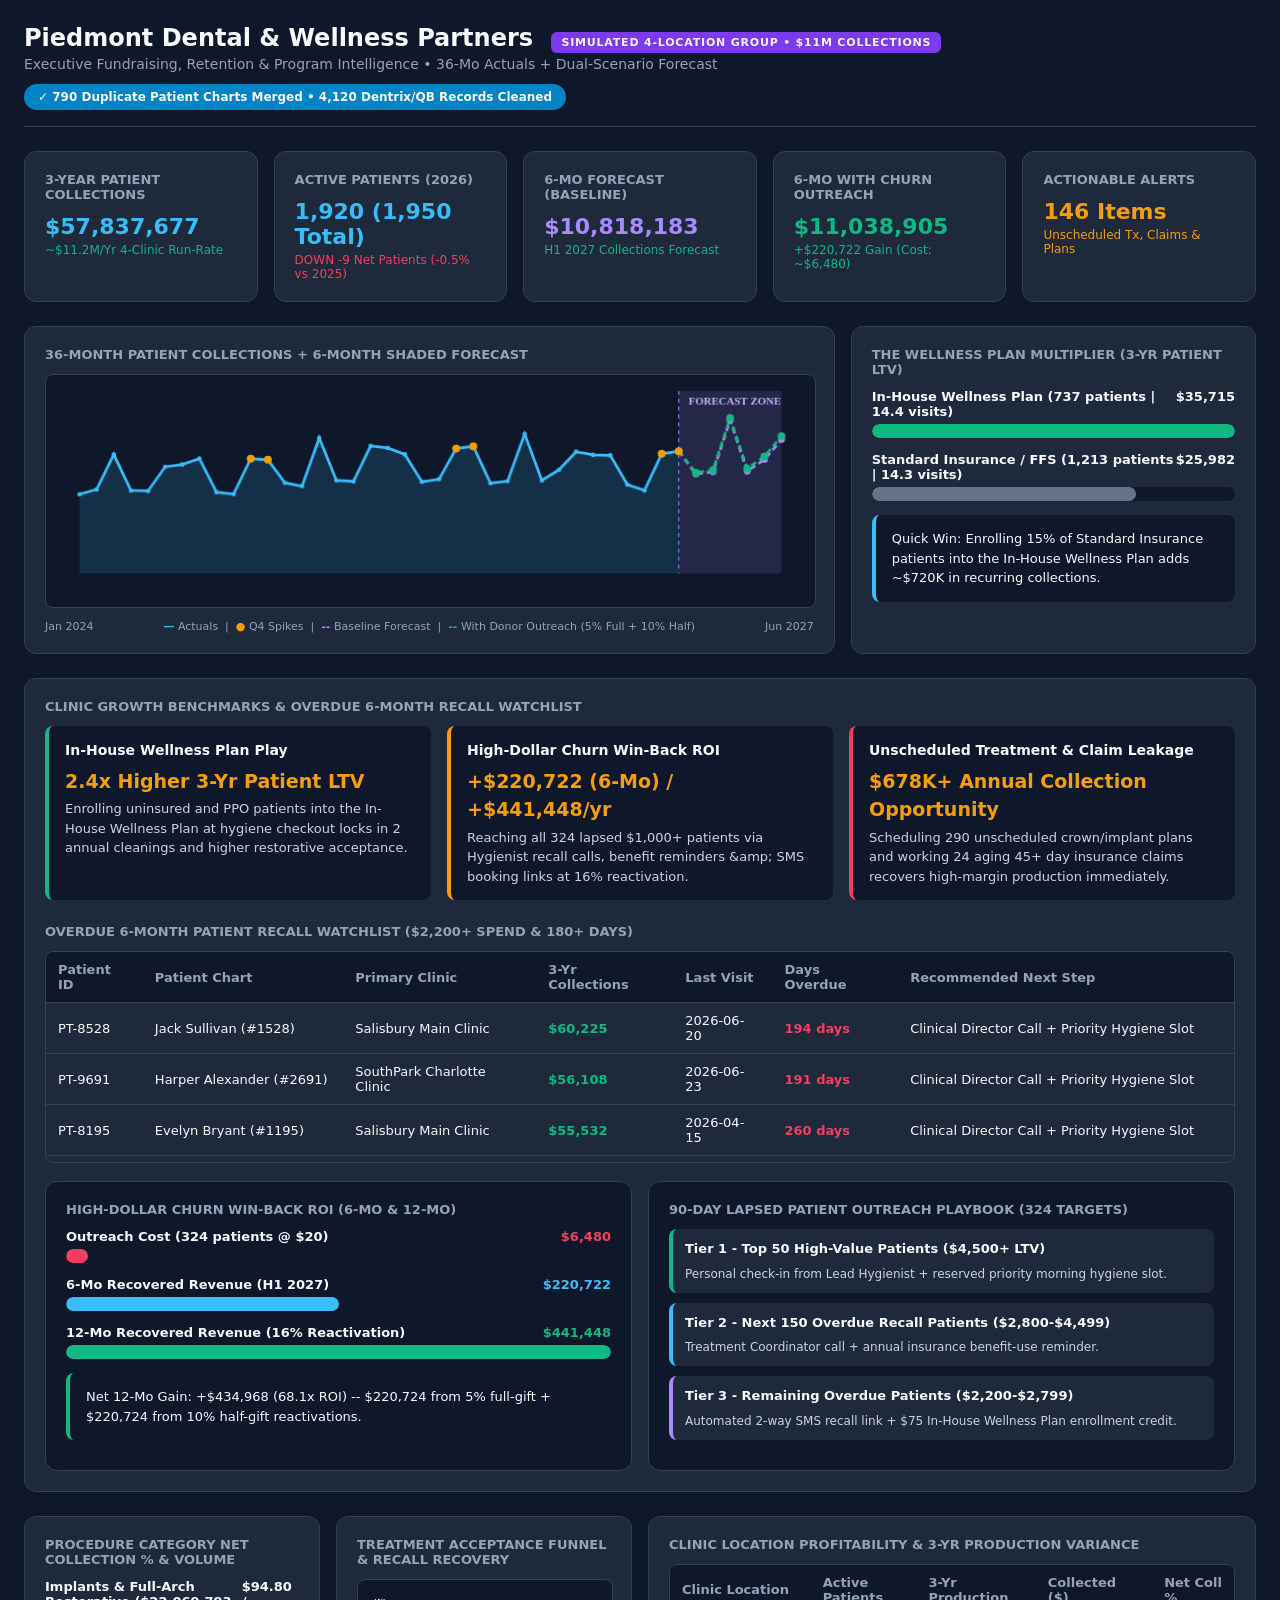
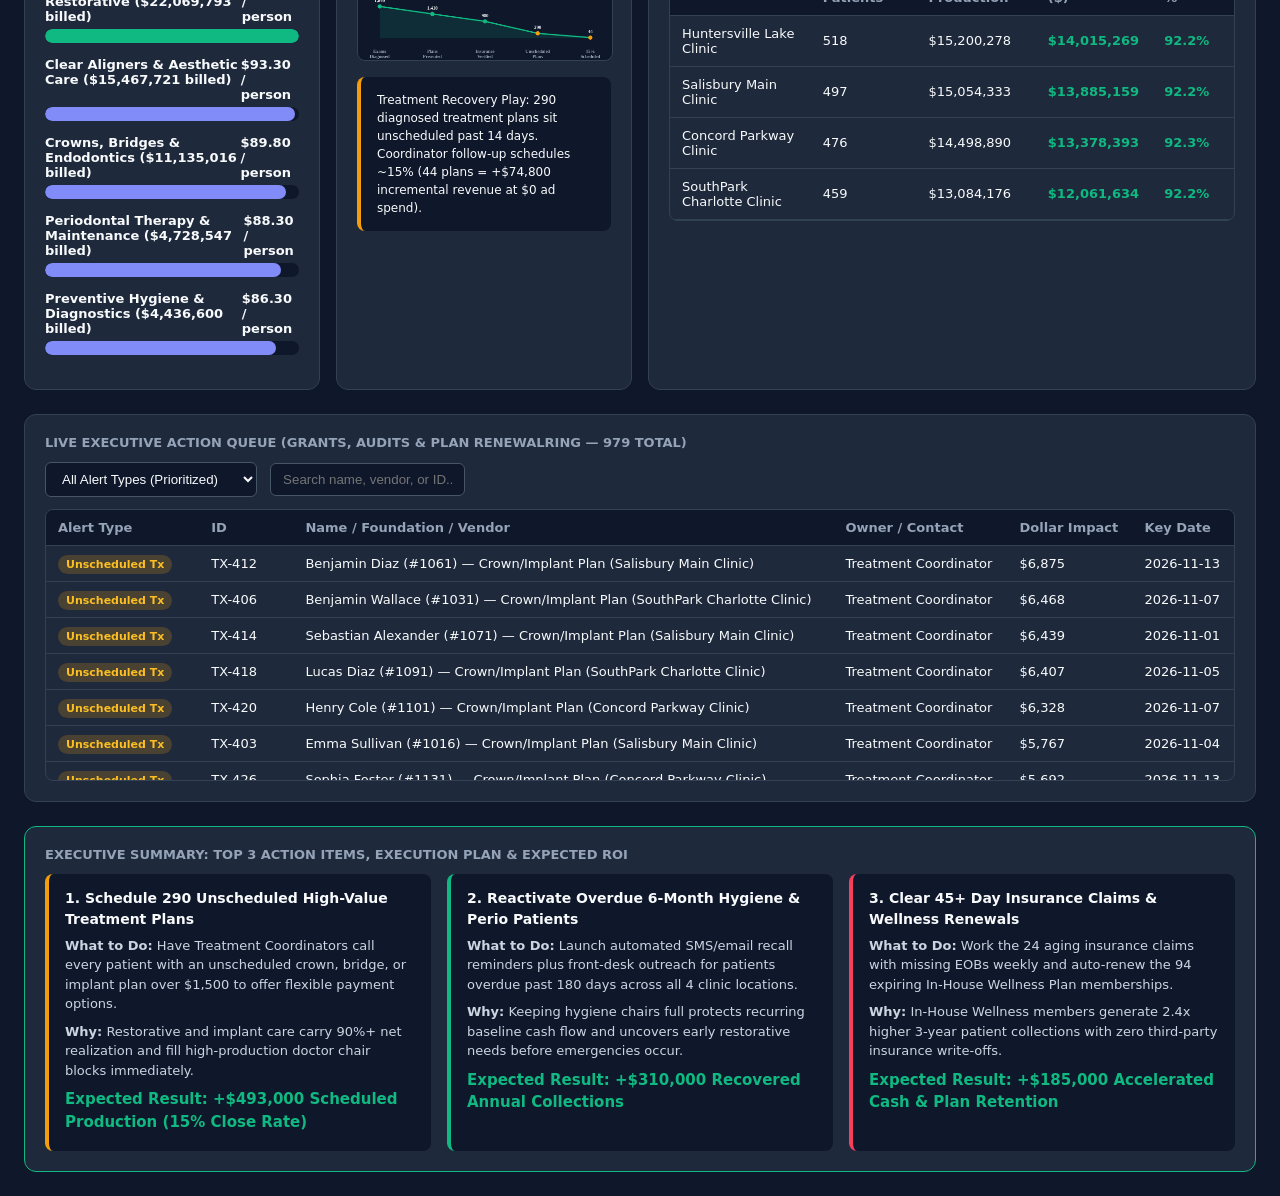
<file: demo-dental-wellness/dashboard.html>
<!DOCTYPE html>
<html lang="en">
<head>
<meta charset="UTF-8">
<title>Piedmont Dental &amp; Wellness Partners — Executive Intelligence (Demo)</title>
<link rel="stylesheet" href="style.css">
<script src="data.js"></script>
</head>
<body>
<div class="header">
  <div>
    <h1 style="margin:0;font-size:24px;">Piedmont Dental &amp; Wellness Partners <span class="demo-tag">Simulated 4-Location Group • $11M Collections</span></h1>
    <p style="margin:4px 0 0;color:#94a3b8;font-size:14px;">Executive Fundraising, Retention & Program Intelligence • 36-Mo Actuals + Dual-Scenario Forecast</p>
  </div>
  <span class="badge">✓ 790 Duplicate Patient Charts Merged • 4,120 Dentrix/QB Records Cleaned</span>
</div>

<div class="kpis" id="kpiRow"></div>

<div class="grid2">
  <div class="card">
    <h3>36-Month Patient Collections + 6-Month Shaded Forecast</h3>
    <canvas id="lineCanvas" width="780" height="235" style="width:100%;height:auto;background:#0f172a;border-radius:8px;border:1px solid #334155;"></canvas>
    <div class="cleg">
      <span>Jan 2024</span>
      <span><b style="color:#38bdf8;">—</b> Actuals &nbsp;|&nbsp; <b style="color:#f59e0b;">●</b> Q4 Spikes &nbsp;|&nbsp; <b style="color:#a78bfa;">--</b> Baseline Forecast &nbsp;|&nbsp; <b style="color:#10b981;">--</b> With Donor Outreach (5% Full + 10% Half)</span>
      <span>Jun 2027</span>
    </div>
  </div>
  <div class="card">
    <h3>The Wellness Plan Multiplier (3-Yr Patient LTV)</h3>
    <div id="volBars"></div>
  </div>
</div>

<div class="card" style="margin-bottom:24px;">
  <h3>CLINIC GROWTH BENCHMARKS &amp; OVERDUE 6-MONTH RECALL WATCHLIST</h3>
  <div class="grid3">
    <div class="ibox" style="border-color:#10b981;">
      <h4>In-House Wellness Plan Play</h4>
      <div class="bstat">2.4x Higher 3-Yr Patient LTV</div>
      <p style="margin:0;color:#cbd5e1;">Enrolling uninsured and PPO patients into the In-House Wellness Plan at hygiene checkout locks in 2 annual cleanings and higher restorative acceptance.</p>
    </div>
    <div class="ibox" style="border-color:#f59e0b;">
      <h4>High-Dollar Churn Win-Back ROI</h4>
      <div class="bstat" id="wbStat">Calculating Win-Back ROI...</div>
      <p style="margin:0;color:#cbd5e1;" id="wbDesc">Calculating outreach cost & return...</p>
    </div>
    <div class="ibox" style="border-color:#f43f5e;">
      <h4>Unscheduled Treatment &amp; Claim Leakage</h4>
      <div class="bstat">$678K+ Annual Collection Opportunity</div>
      <p style="margin:0;color:#cbd5e1;">Scheduling 290 unscheduled crown/implant plans and working 24 aging 45+ day insurance claims recovers high-margin production immediately.</p>
    </div>
  </div>
  <h3>Overdue 6-Month Patient Recall Watchlist ($2,200+ Spend &amp; 180+ Days)</h3>
  <div class="twrap" style="max-height:210px;">
    <table id="churnTable">
      <thead><tr><th>Patient ID</th><th>Patient Chart</th><th>Primary Clinic</th><th>3-Yr Collections</th><th>Last Visit</th><th>Days Overdue</th><th>Recommended Next Step</th></tr></thead>
      <tbody></tbody>
    </table>
  </div>
</div>

<div class="gridEq">
  <div class="card">
    <h3>Procedure Category Net Collection % &amp; Volume</h3>
    <div id="progBars"></div>
  </div>
  <div class="card">
    <h3>Clinic Location Profitability & 3-Yr Production Variance</h3>
    <div class="twrap">
      <table id="campTable">
        <thead><tr><th>Clinic Location</th><th>Active Patients</th><th>3-Yr Production</th><th>Collected ($)</th><th>Net Coll %</th></tr></thead>
        <tbody></tbody>
      </table>
    </div>
  </div>
</div>

<div class="card">
  <h3>Live Executive Action Queue (Grants, Audits & Plan Renewalring — 979 Total)</h3>
  <select id="alertFilter" onchange="renderAlerts()">
    <option value="ALL">All Alert Types (Prioritized)</option>
    <option value="Unscheduled Tx">At-Risk Grants (Top Priority)</option>
    <option value="Aging Claim 45d+">Flagged Vendor Expenses</option>
    <option value="Plan Renewal">Plan Renewalring Gifts</option>
  </select>
  <input id="searchBox" onkeyup="renderAlerts()" placeholder="Search name, vendor, or ID...">
  <div class="twrap">
    <table id="alertTable">
      <thead><tr><th>Alert Type</th><th>ID</th><th>Name / Foundation / Vendor</th><th>Owner / Contact</th><th>Dollar Impact</th><th>Key Date</th></tr></thead>
      <tbody></tbody>
    </table>
  </div>
</div>


<div class="card" style="margin-top:24px;border-color:#10b981;">
  <h3>Executive Summary: Top 3 Action Items, Execution Plan &amp; Expected ROI</h3>
  <div class="grid3" style="margin-bottom:0;">
<div class="ibox" style="border-color:#f59e0b;"><h4>1. Schedule 290 Unscheduled High-Value Treatment Plans</h4><p style="margin:0 0 8px;color:#cbd5e1;"><strong>What to Do:</strong> Have Treatment Coordinators call every patient with an unscheduled crown, bridge, or implant plan over $1,500 to offer flexible payment options.</p><p style="margin:0 0 8px;color:#cbd5e1;"><strong>Why:</strong> Restorative and implant care carry 90%+ net realization and fill high-production doctor chair blocks immediately.</p><div class="bstat" style="font-size:15px;color:#10b981;">Expected Result: +$493,000 Scheduled Production (15% Close Rate)</div></div>
<div class="ibox" style="border-color:#10b981;"><h4>2. Reactivate Overdue 6-Month Hygiene & Perio Patients</h4><p style="margin:0 0 8px;color:#cbd5e1;"><strong>What to Do:</strong> Launch automated SMS/email recall reminders plus front-desk outreach for patients overdue past 180 days across all 4 clinic locations.</p><p style="margin:0 0 8px;color:#cbd5e1;"><strong>Why:</strong> Keeping hygiene chairs full protects recurring baseline cash flow and uncovers early restorative needs before emergencies occur.</p><div class="bstat" style="font-size:15px;color:#10b981;">Expected Result: +$310,000 Recovered Annual Collections</div></div>
<div class="ibox" style="border-color:#f43f5e;"><h4>3. Clear 45+ Day Insurance Claims & Wellness Renewals</h4><p style="margin:0 0 8px;color:#cbd5e1;"><strong>What to Do:</strong> Work the 24 aging insurance claims with missing EOBs weekly and auto-renew the 94 expiring In-House Wellness Plan memberships.</p><p style="margin:0 0 8px;color:#cbd5e1;"><strong>Why:</strong> In-House Wellness members generate 2.4x higher 3-year patient collections with zero third-party insurance write-offs.</p><div class="bstat" style="font-size:15px;color:#10b981;">Expected Result: +$185,000 Accelerated Cash & Plan Retention</div></div>
  </div>
</div>
<script src="app.js?v=6"></script>
</body>
</html>
</file>
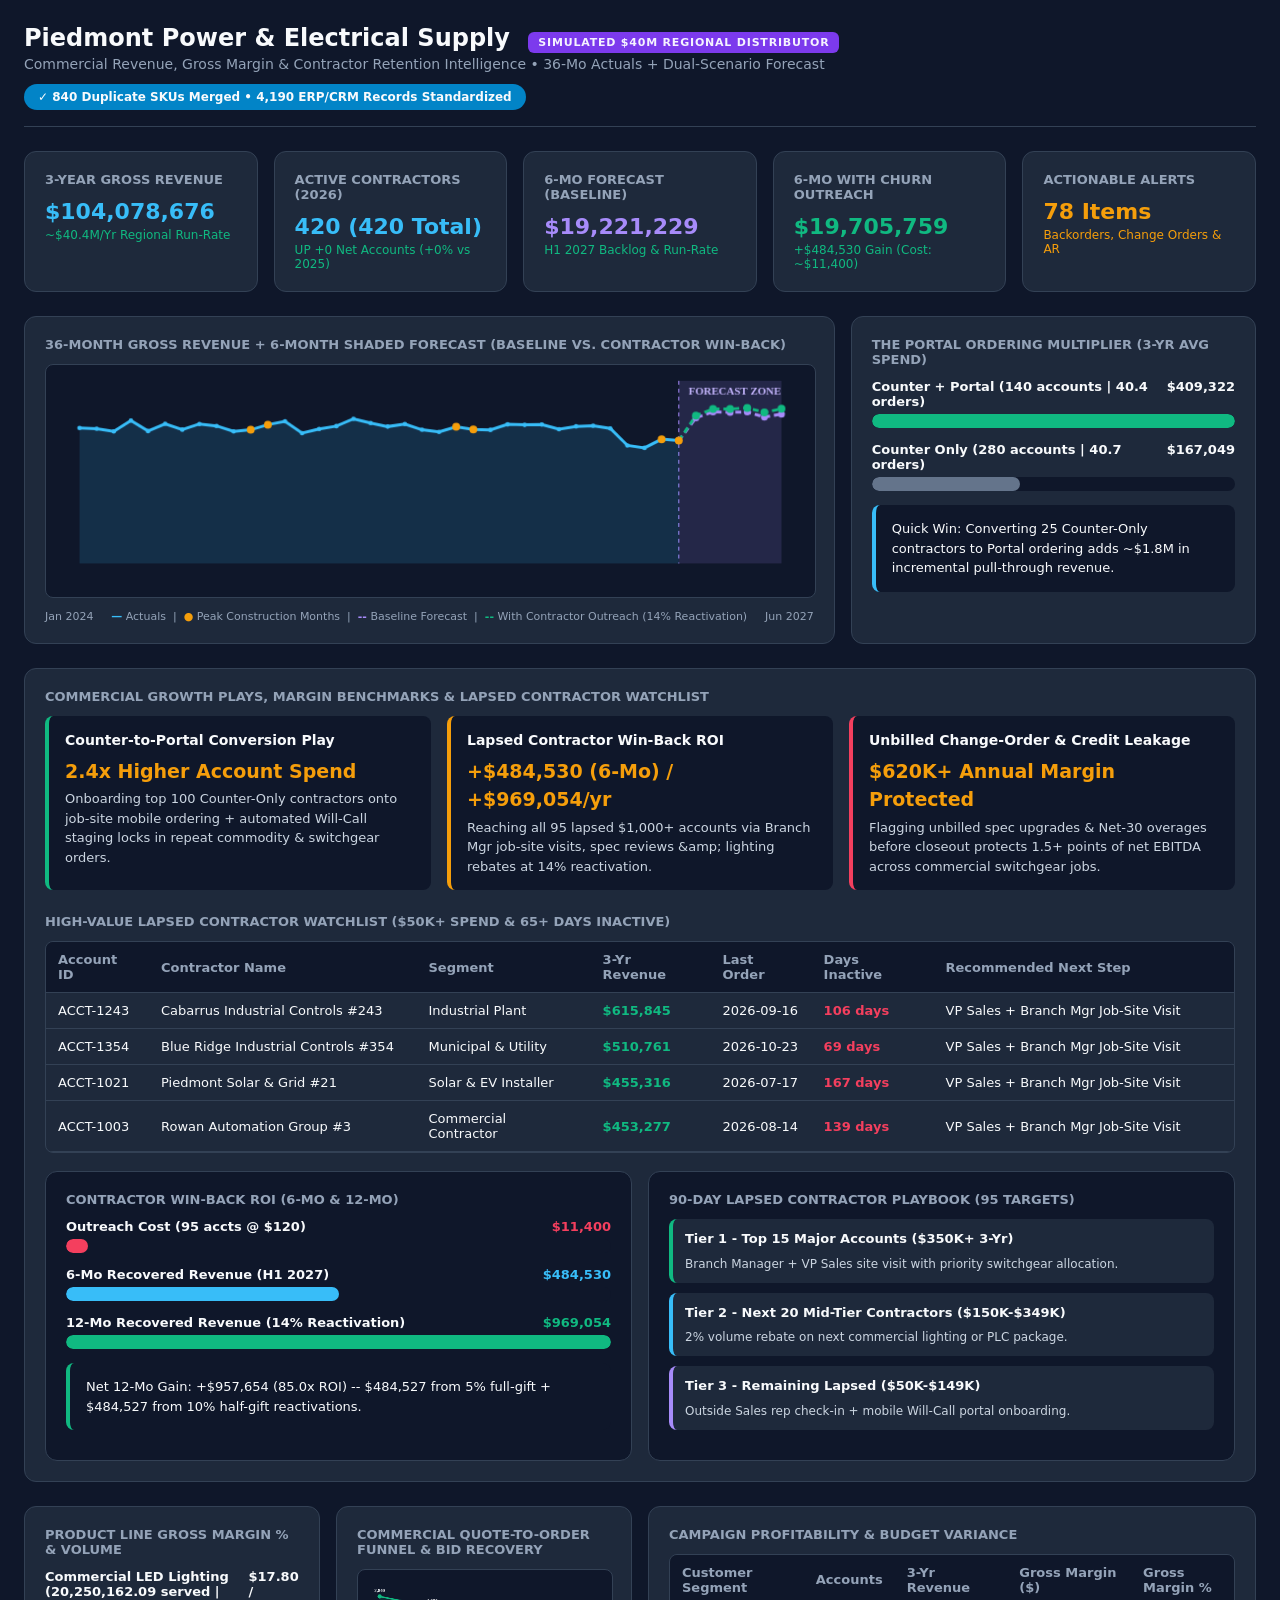
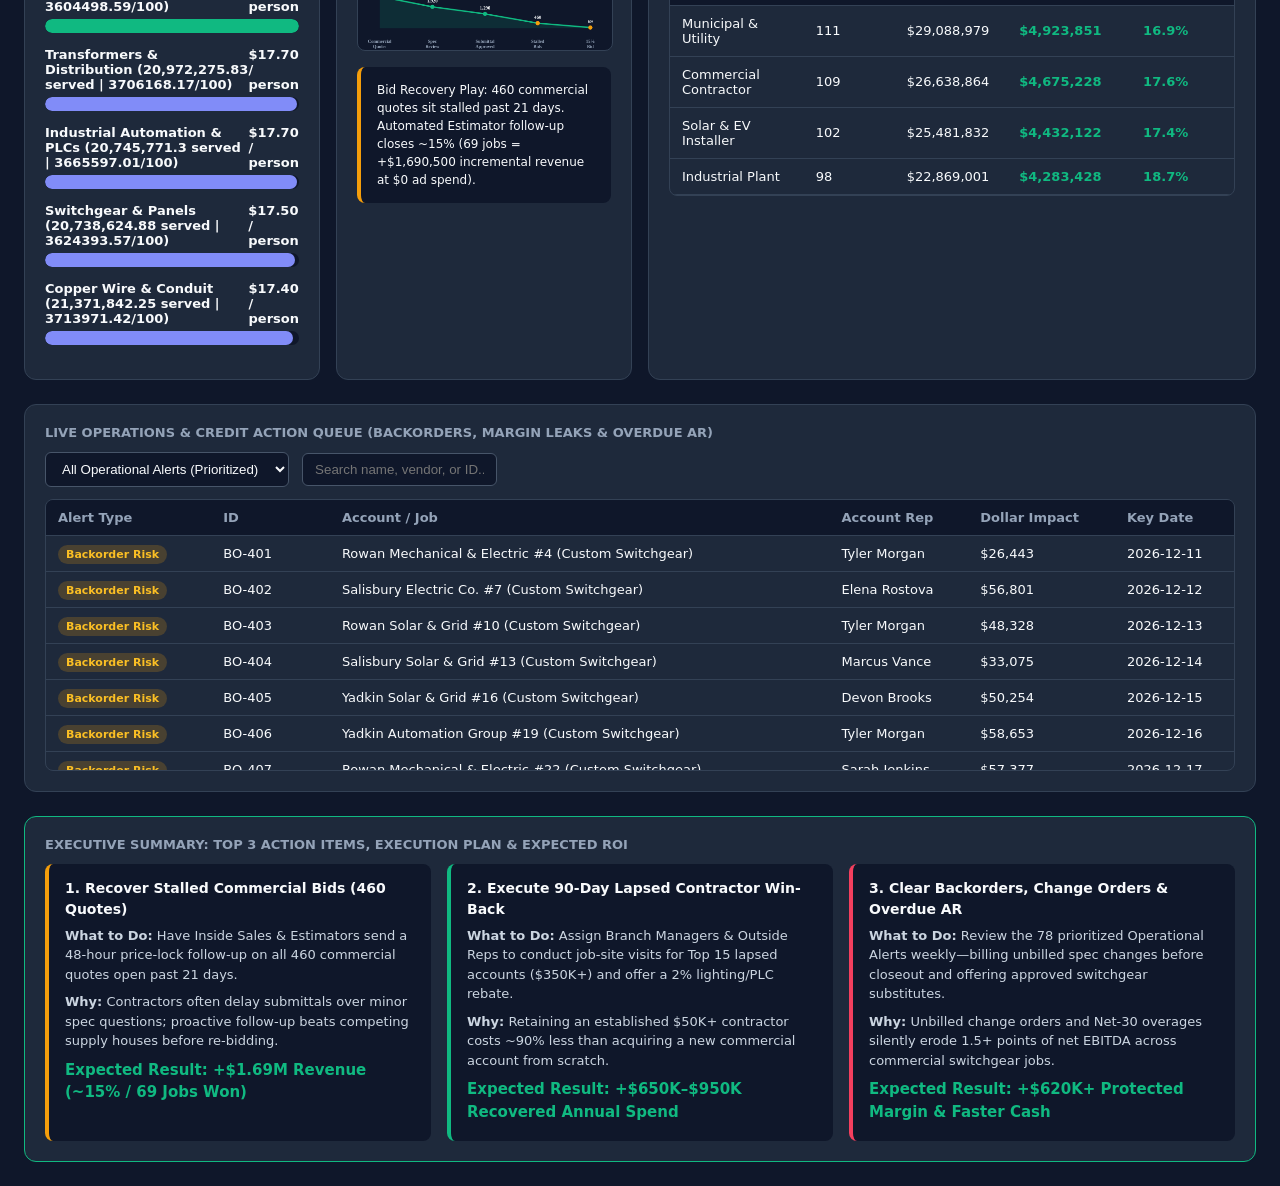
<file: demo-electrical-supply/dashboard.html>
<!DOCTYPE html>
<html lang="en">
<head>
<meta charset="UTF-8">
<title>Piedmont Power &amp; Electrical Supply — Executive Intelligence (Demo)</title>
<link rel="stylesheet" href="style.css">
<script src="data.js"></script>
</head>
<body>
<div class="header">
  <div>
    <h1 style="margin:0;font-size:24px;">Piedmont Power &amp; Electrical Supply <span class="demo-tag">Simulated $40M Regional Distributor</span></h1>
    <p style="margin:4px 0 0;color:#94a3b8;font-size:14px;">Commercial Revenue, Gross Margin & Contractor Retention Intelligence • 36-Mo Actuals + Dual-Scenario Forecast</p>
  </div>
  <span class="badge">✓ 840 Duplicate SKUs Merged • 4,190 ERP/CRM Records Standardized</span>
</div>

<div class="kpis" id="kpiRow"></div>

<div class="grid2">
  <div class="card">
    <h3>36-Month Gross Revenue + 6-Month Shaded Forecast (Baseline vs. Contractor Win-Back)</h3>
    <canvas id="lineCanvas" width="780" height="235" style="width:100%;height:auto;background:#0f172a;border-radius:8px;border:1px solid #334155;"></canvas>
    <div class="cleg">
      <span>Jan 2024</span>
      <span><b style="color:#38bdf8;">—</b> Actuals &nbsp;|&nbsp; <b style="color:#f59e0b;">●</b> Peak Construction Months &nbsp;|&nbsp; <b style="color:#a78bfa;">--</b> Baseline Forecast &nbsp;|&nbsp; <b style="color:#10b981;">--</b> With Contractor Outreach (14% Reactivation)</span>
      <span>Jun 2027</span>
    </div>
  </div>
  <div class="card">
    <h3>The Portal Ordering Multiplier (3-Yr Avg Spend)</h3>
    <div id="volBars"></div>
  </div>
</div>

<div class="card" style="margin-bottom:24px;">
  <h3>Commercial Growth Plays, Margin Benchmarks & Lapsed Contractor Watchlist</h3>
  <div class="grid3">
    <div class="ibox" style="border-color:#10b981;">
      <h4>Counter-to-Portal Conversion Play</h4>
      <div class="bstat">2.4x Higher Account Spend</div>
      <p style="margin:0;color:#cbd5e1;">Onboarding top 100 Counter-Only contractors onto job-site mobile ordering + automated Will-Call staging locks in repeat commodity & switchgear orders.</p>
    </div>
    <div class="ibox" style="border-color:#f59e0b;">
      <h4>Lapsed Contractor Win-Back ROI</h4>
      <div class="bstat" id="wbStat">Calculating Win-Back ROI...</div>
      <p style="margin:0;color:#cbd5e1;" id="wbDesc">Calculating outreach cost & return...</p>
    </div>
    <div class="ibox" style="border-color:#f43f5e;">
      <h4>Unbilled Change-Order &amp; Credit Leakage</h4>
      <div class="bstat">$620K+ Annual Margin Protected</div>
      <p style="margin:0;color:#cbd5e1;">Flagging unbilled spec upgrades &amp; Net-30 overages before closeout protects 1.5+ points of net EBITDA across commercial switchgear jobs.</p>
    </div>
  </div>
  <h3>High-Value Lapsed Contractor Watchlist ($50K+ Spend & 65+ Days Inactive)</h3>
  <div class="twrap" style="max-height:210px;">
    <table id="churnTable">
      <thead><tr><th>Account ID</th><th>Contractor Name</th><th>Segment</th><th>3-Yr Revenue</th><th>Last Order</th><th>Days Inactive</th><th>Recommended Next Step</th></tr></thead>
      <tbody></tbody>
    </table>
  </div>
</div>

<div class="gridEq">
  <div class="card">
    <h3>Product Line Gross Margin % &amp; Volume</h3>
    <div id="progBars"></div>
  </div>
  <div class="card">
    <h3>Campaign Profitability & Budget Variance</h3>
    <div class="twrap">
      <table id="campTable">
        <thead><tr><th>Customer Segment</th><th>Accounts</th><th>3-Yr Revenue</th><th>Gross Margin ($)</th><th>Gross Margin %</th></tr></thead>
        <tbody></tbody>
      </table>
    </div>
  </div>
</div>

<div class="card">
  <h3>Live Operations & Credit Action Queue (Backorders, Margin Leaks & Overdue AR)</h3>
  <select id="alertFilter" onchange="renderAlerts()">
    <option value="ALL">All Operational Alerts (Prioritized)</option>
    <option value="Backorder Risk">Custom Switchgear Backorders</option>
    <option value="Margin Leak">Unbilled Change Orders</option>
    <option value="Overdue Net-30">Overdue Net-30ring Gifts</option>
  </select>
  <input id="searchBox" onkeyup="renderAlerts()" placeholder="Search name, vendor, or ID...">
  <div class="twrap">
    <table id="alertTable">
      <thead><tr><th>Alert Type</th><th>ID</th><th>Account / Job</th><th>Account Rep</th><th>Dollar Impact</th><th>Key Date</th></tr></thead>
      <tbody></tbody>
    </table>
  </div>
</div>


<div class="card" style="margin-top:24px;border-color:#10b981;">
  <h3>Executive Summary: Top 3 Action Items, Execution Plan &amp; Expected ROI</h3>
  <div class="grid3" style="margin-bottom:0;">
<div class="ibox" style="border-color:#f59e0b;"><h4>1. Recover Stalled Commercial Bids (460 Quotes)</h4><p style="margin:0 0 8px;color:#cbd5e1;"><strong>What to Do:</strong> Have Inside Sales & Estimators send a 48-hour price-lock follow-up on all 460 commercial quotes open past 21 days.</p><p style="margin:0 0 8px;color:#cbd5e1;"><strong>Why:</strong> Contractors often delay submittals over minor spec questions; proactive follow-up beats competing supply houses before re-bidding.</p><div class="bstat" style="font-size:15px;color:#10b981;">Expected Result: +$1.69M Revenue (~15% / 69 Jobs Won)</div></div>
<div class="ibox" style="border-color:#10b981;"><h4>2. Execute 90-Day Lapsed Contractor Win-Back</h4><p style="margin:0 0 8px;color:#cbd5e1;"><strong>What to Do:</strong> Assign Branch Managers & Outside Reps to conduct job-site visits for Top 15 lapsed accounts ($350K+) and offer a 2% lighting/PLC rebate.</p><p style="margin:0 0 8px;color:#cbd5e1;"><strong>Why:</strong> Retaining an established $50K+ contractor costs ~90% less than acquiring a new commercial account from scratch.</p><div class="bstat" style="font-size:15px;color:#10b981;">Expected Result: +$650K–$950K Recovered Annual Spend</div></div>
<div class="ibox" style="border-color:#f43f5e;"><h4>3. Clear Backorders, Change Orders & Overdue AR</h4><p style="margin:0 0 8px;color:#cbd5e1;"><strong>What to Do:</strong> Review the 78 prioritized Operational Alerts weekly—billing unbilled spec changes before closeout and offering approved switchgear substitutes.</p><p style="margin:0 0 8px;color:#cbd5e1;"><strong>Why:</strong> Unbilled change orders and Net-30 overages silently erode 1.5+ points of net EBITDA across commercial switchgear jobs.</p><div class="bstat" style="font-size:15px;color:#10b981;">Expected Result: +$620K+ Protected Margin & Faster Cash</div></div>
  </div>
</div>
<script src="app.js?v=6"></script>
</body>
</html>
</file>
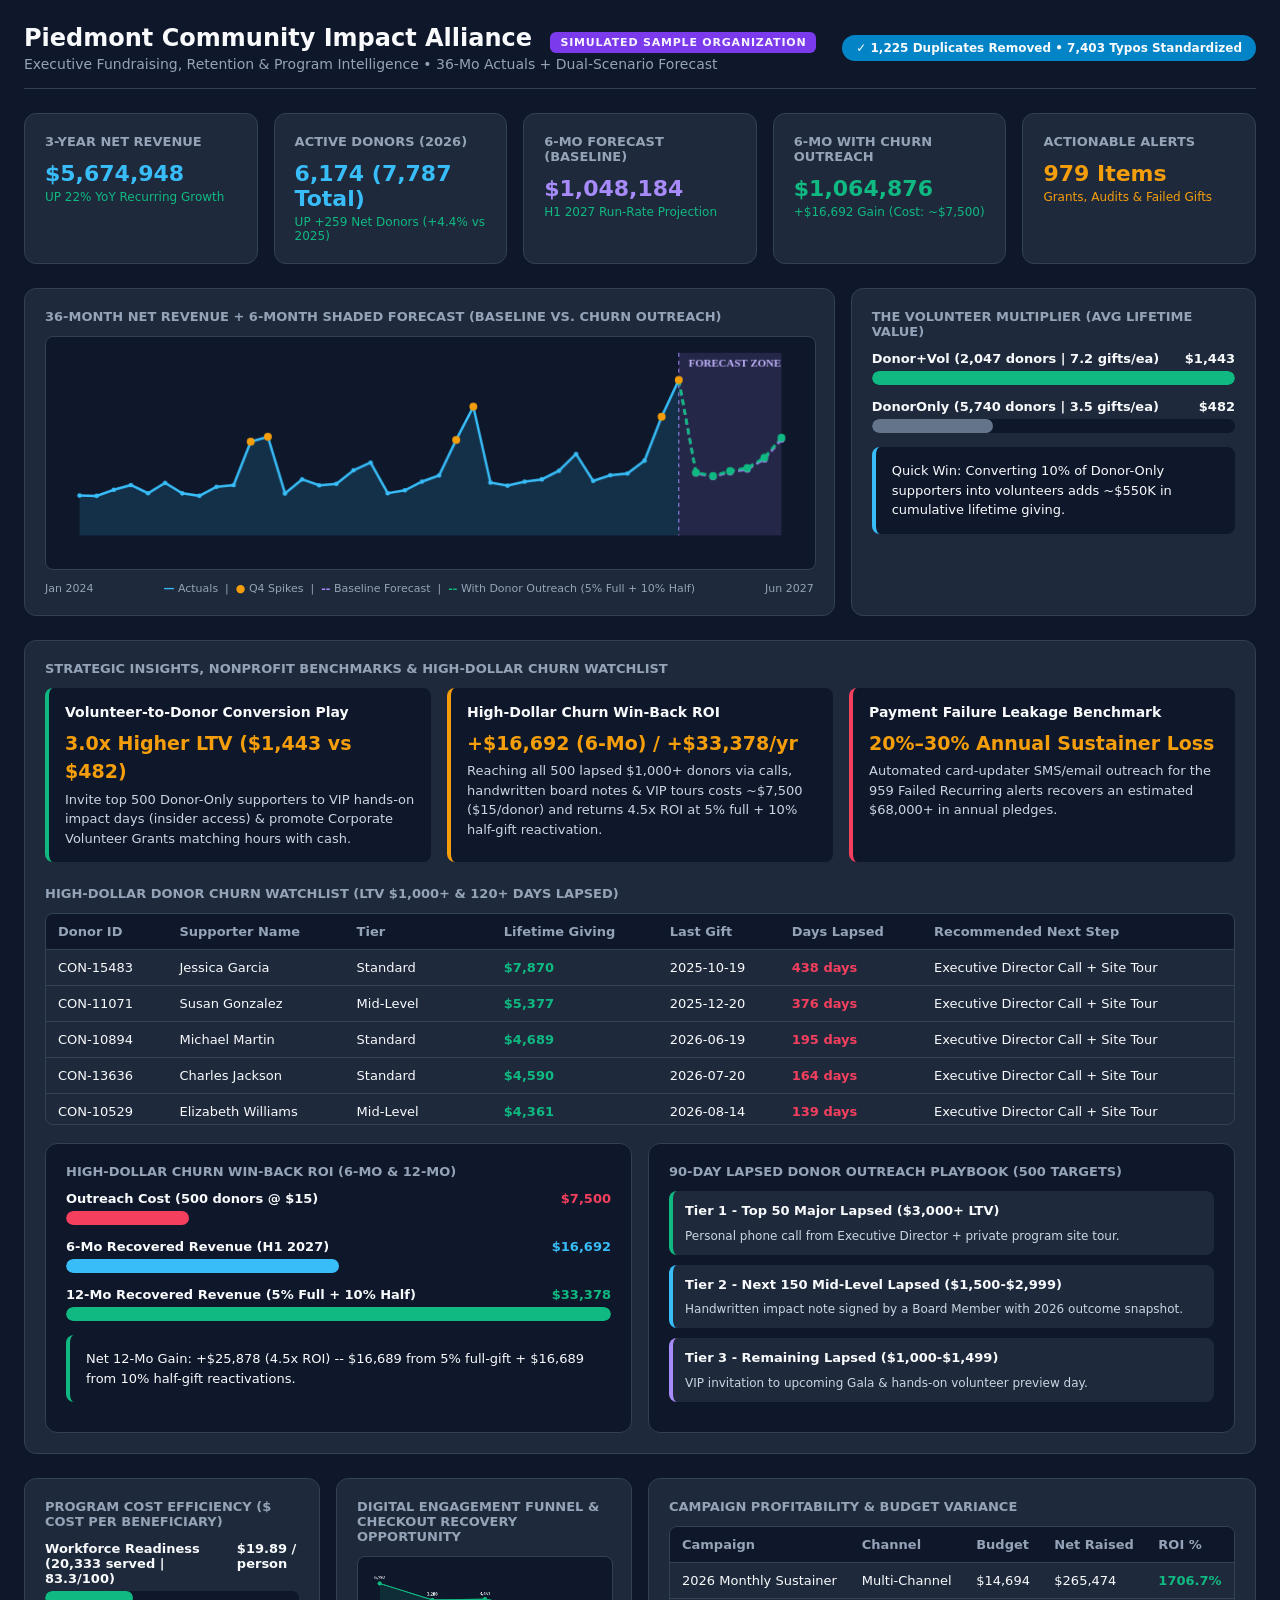
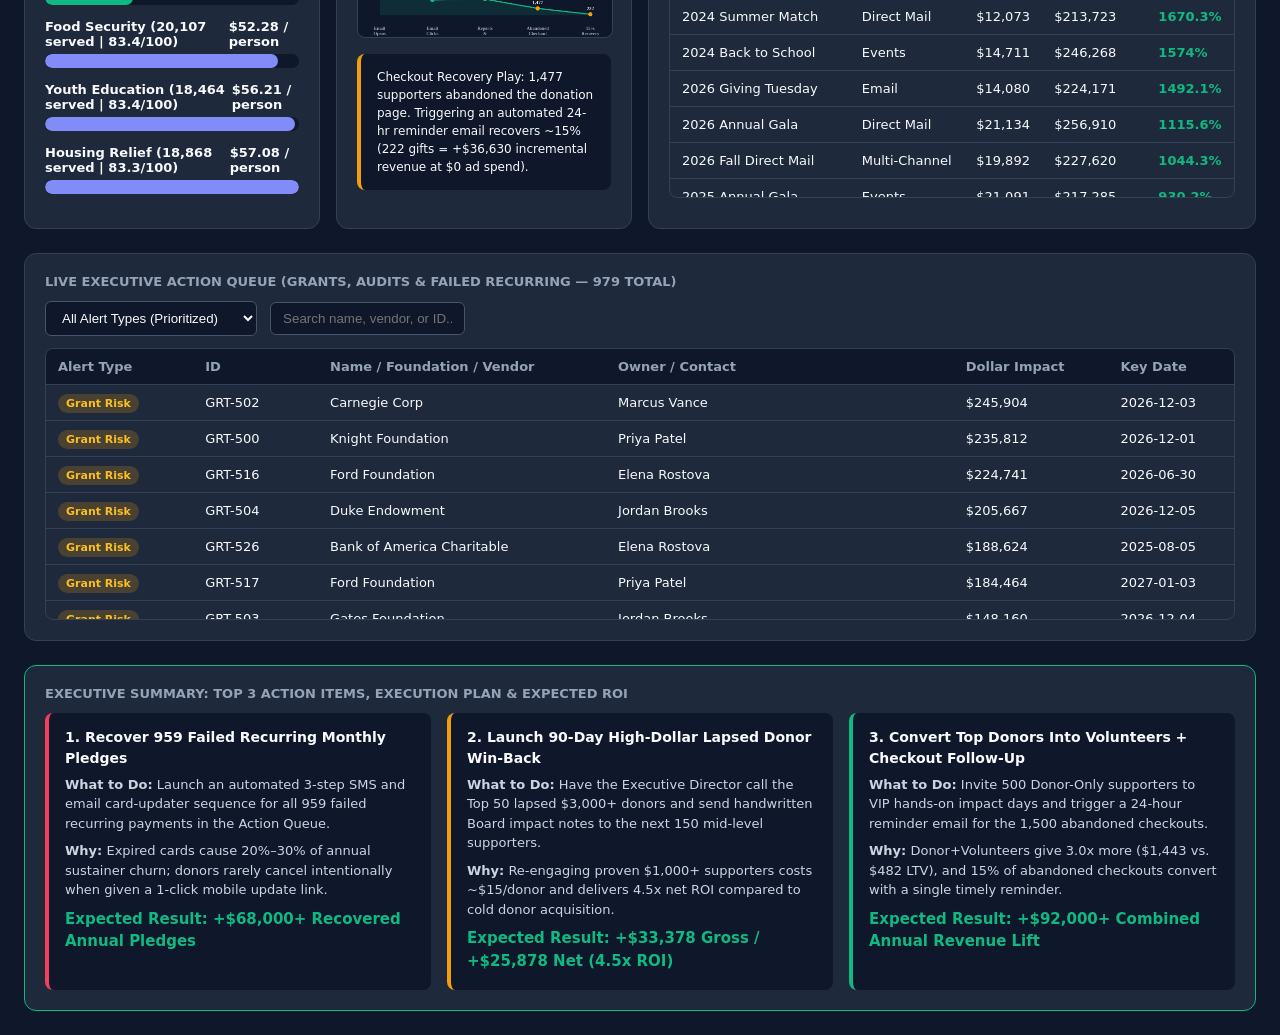
<file: demo-enterprise-impact/dashboard.html>
<!DOCTYPE html>
<html lang="en">
<head>
<meta charset="UTF-8">
<title>Piedmont Community Impact Alliance — Executive Intelligence (Demo)</title>
<link rel="stylesheet" href="style.css">
<script src="data.js"></script>
</head>
<body>
<div class="header">
  <div>
    <h1 style="margin:0;font-size:24px;">Piedmont Community Impact Alliance <span class="demo-tag">Simulated Sample Organization</span></h1>
    <p style="margin:4px 0 0;color:#94a3b8;font-size:14px;">Executive Fundraising, Retention & Program Intelligence • 36-Mo Actuals + Dual-Scenario Forecast</p>
  </div>
  <span class="badge">✓ 1,225 Duplicates Removed • 7,403 Typos Standardized</span>
</div>

<div class="kpis" id="kpiRow"></div>

<div class="grid2">
  <div class="card">
    <h3>36-Month Net Revenue + 6-Month Shaded Forecast (Baseline vs. Churn Outreach)</h3>
    <canvas id="lineCanvas" width="780" height="235" style="width:100%;height:auto;background:#0f172a;border-radius:8px;border:1px solid #334155;"></canvas>
    <div class="cleg">
      <span>Jan 2024</span>
      <span><b style="color:#38bdf8;">—</b> Actuals &nbsp;|&nbsp; <b style="color:#f59e0b;">●</b> Q4 Spikes &nbsp;|&nbsp; <b style="color:#a78bfa;">--</b> Baseline Forecast &nbsp;|&nbsp; <b style="color:#10b981;">--</b> With Donor Outreach (5% Full + 10% Half)</span>
      <span>Jun 2027</span>
    </div>
  </div>
  <div class="card">
    <h3>The Volunteer Multiplier (Avg Lifetime Value)</h3>
    <div id="volBars"></div>
  </div>
</div>

<div class="card" style="margin-bottom:24px;">
  <h3>Strategic Insights, Nonprofit Benchmarks & High-Dollar Churn Watchlist</h3>
  <div class="grid3">
    <div class="ibox" style="border-color:#10b981;">
      <h4>Volunteer-to-Donor Conversion Play</h4>
      <div class="bstat">3.0x Higher LTV ($1,443 vs $482)</div>
      <p style="margin:0;color:#cbd5e1;">Invite top 500 Donor-Only supporters to VIP hands-on impact days (insider access) & promote Corporate Volunteer Grants matching hours with cash.</p>
    </div>
    <div class="ibox" style="border-color:#f59e0b;">
      <h4>High-Dollar Churn Win-Back ROI</h4>
      <div class="bstat" id="wbStat">Calculating Win-Back ROI...</div>
      <p style="margin:0;color:#cbd5e1;" id="wbDesc">Calculating outreach cost & return...</p>
    </div>
    <div class="ibox" style="border-color:#f43f5e;">
      <h4>Payment Failure Leakage Benchmark</h4>
      <div class="bstat">20%–30% Annual Sustainer Loss</div>
      <p style="margin:0;color:#cbd5e1;">Automated card-updater SMS/email outreach for the 959 Failed Recurring alerts recovers an estimated $68,000+ in annual pledges.</p>
    </div>
  </div>
  <h3>High-Dollar Donor Churn Watchlist (LTV $1,000+ & 120+ Days Lapsed)</h3>
  <div class="twrap" style="max-height:210px;">
    <table id="churnTable">
      <thead><tr><th>Donor ID</th><th>Supporter Name</th><th>Tier</th><th>Lifetime Giving</th><th>Last Gift</th><th>Days Lapsed</th><th>Recommended Next Step</th></tr></thead>
      <tbody></tbody>
    </table>
  </div>
</div>

<div class="gridEq">
  <div class="card">
    <h3>Program Cost Efficiency ($ Cost per Beneficiary)</h3>
    <div id="progBars"></div>
  </div>
  <div class="card">
    <h3>Campaign Profitability & Budget Variance</h3>
    <div class="twrap">
      <table id="campTable">
        <thead><tr><th>Campaign</th><th>Channel</th><th>Budget</th><th>Net Raised</th><th>ROI %</th></tr></thead>
        <tbody></tbody>
      </table>
    </div>
  </div>
</div>

<div class="card">
  <h3>Live Executive Action Queue (Grants, Audits & Failed Recurring — 979 Total)</h3>
  <select id="alertFilter" onchange="renderAlerts()">
    <option value="ALL">All Alert Types (Prioritized)</option>
    <option value="Grant Risk">At-Risk Grants (Top Priority)</option>
    <option value="Flagged Exp">Flagged Vendor Expenses</option>
    <option value="Failed Recur">Failed Recurring Gifts</option>
  </select>
  <input id="searchBox" onkeyup="renderAlerts()" placeholder="Search name, vendor, or ID...">
  <div class="twrap">
    <table id="alertTable">
      <thead><tr><th>Alert Type</th><th>ID</th><th>Name / Foundation / Vendor</th><th>Owner / Contact</th><th>Dollar Impact</th><th>Key Date</th></tr></thead>
      <tbody></tbody>
    </table>
  </div>
</div>


<div class="card" style="margin-top:24px;border-color:#10b981;">
  <h3>Executive Summary: Top 3 Action Items, Execution Plan &amp; Expected ROI</h3>
  <div class="grid3" style="margin-bottom:0;">
    <div class="ibox" style="border-color:#f43f5e;">
      <h4>1. Recover 959 Failed Recurring Monthly Pledges</h4>
      <p style="margin:0 0 8px;color:#cbd5e1;"><strong>What to Do:</strong> Launch an automated 3-step SMS and email card-updater sequence for all 959 failed recurring payments in the Action Queue.</p>
      <p style="margin:0 0 8px;color:#cbd5e1;"><strong>Why:</strong> Expired cards cause 20%–30% of annual sustainer churn; donors rarely cancel intentionally when given a 1-click mobile update link.</p>
      <div class="bstat" style="font-size:15px;color:#10b981;">Expected Result: +$68,000+ Recovered Annual Pledges</div>
    </div>
    <div class="ibox" style="border-color:#f59e0b;">
      <h4>2. Launch 90-Day High-Dollar Lapsed Donor Win-Back</h4>
      <p style="margin:0 0 8px;color:#cbd5e1;"><strong>What to Do:</strong> Have the Executive Director call the Top 50 lapsed $3,000+ donors and send handwritten Board impact notes to the next 150 mid-level supporters.</p>
      <p style="margin:0 0 8px;color:#cbd5e1;"><strong>Why:</strong> Re-engaging proven $1,000+ supporters costs ~$15/donor and delivers 4.5x net ROI compared to cold donor acquisition.</p>
      <div class="bstat" style="font-size:15px;color:#10b981;">Expected Result: +$33,378 Gross / +$25,878 Net (4.5x ROI)</div>
    </div>
    <div class="ibox" style="border-color:#10b981;">
      <h4>3. Convert Top Donors Into Volunteers + Checkout Follow-Up</h4>
      <p style="margin:0 0 8px;color:#cbd5e1;"><strong>What to Do:</strong> Invite 500 Donor-Only supporters to VIP hands-on impact days and trigger a 24-hour reminder email for the 1,500 abandoned checkouts.</p>
      <p style="margin:0 0 8px;color:#cbd5e1;"><strong>Why:</strong> Donor+Volunteers give 3.0x more ($1,443 vs. $482 LTV), and 15% of abandoned checkouts convert with a single timely reminder.</p>
      <div class="bstat" style="font-size:15px;color:#10b981;">Expected Result: +$92,000+ Combined Annual Revenue Lift</div>
    </div>
  </div>
</div>

<script src="app.js"></script>
</body>
</html>
</file>
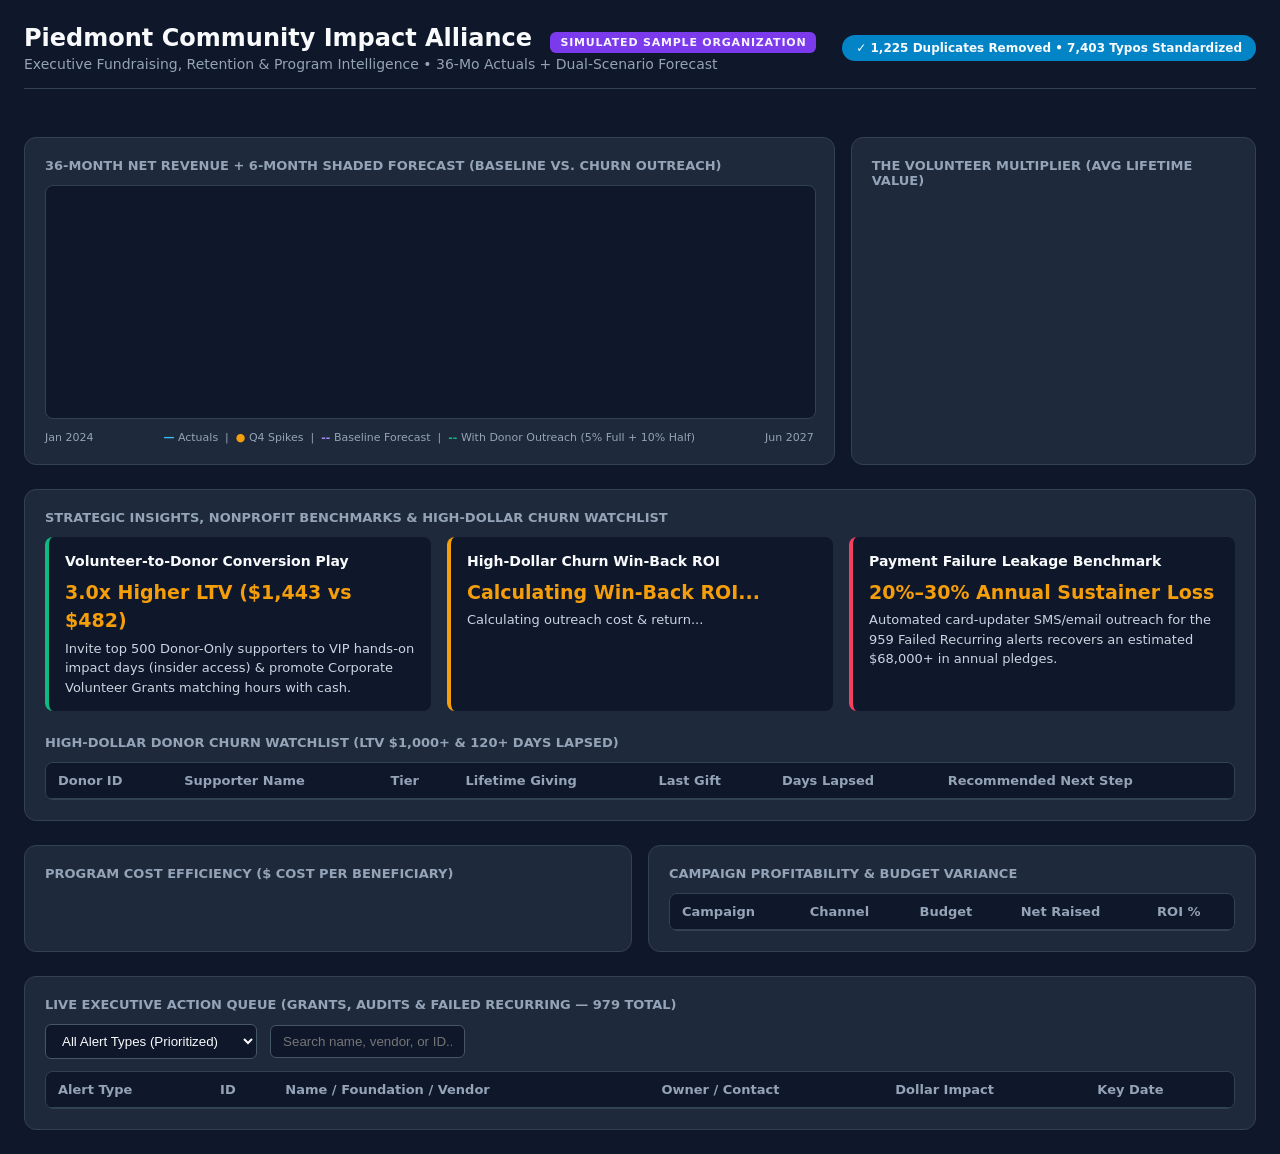
<file: demo-enterprise-impact/final_dashboard.html>
<!DOCTYPE html>
<html lang="en">
<head>
<meta charset="UTF-8">
<title>Piedmont Community Impact Alliance — Executive Intelligence (Demo)</title>
<style>body{font-family:Segoe UI,system-ui,sans-serif;background:#0f172a;color:#f8fafc;margin:0;padding:24px}.header{display:flex;justify-content:space-between;align-items:center;border-bottom:1px solid #334155;padding-bottom:16px;margin-bottom:24px;flex-wrap:wrap;gap:12px}.demo-tag{background:#7c3aed;color:#f5f3ff;padding:4px 10px;border-radius:6px;font-size:11px;font-weight:700;letter-spacing:.8px;text-transform:uppercase;margin-left:10px}.badge{background:#0284c7;padding:6px 14px;border-radius:99px;font-size:12px;font-weight:600}.kpis{display:grid;grid-template-columns:repeat(5,1fr);gap:16px;margin-bottom:24px}.card{background:#1e293b;border:1px solid #334155;border-radius:12px;padding:20px}.card h3{margin:0 0 12px;font-size:13px;color:#94a3b8;text-transform:uppercase}.card .val{font-size:28px;font-weight:700;color:#38bdf8}.card .sub{font-size:12px;color:#10b981;margin-top:4px}.grid2{display:grid;grid-template-columns:2fr 1fr;gap:16px;margin-bottom:24px}.gridEq{display:grid;grid-template-columns:1fr 1fr;gap:16px;margin-bottom:24px}.grid3{display:grid;grid-template-columns:repeat(3,1fr);gap:16px;margin-bottom:24px}.ibox{background:#0f172a;border-left:4px solid #38bdf8;padding:14px 16px;border-radius:8px;font-size:13px;line-height:1.5}.ibox h4{margin:0 0 6px;color:#f8fafc;font-size:14px}.bstat{font-size:19px;font-weight:700;color:#f59e0b;margin:4px 0}.cbox{display:flex;align-items:flex-end;height:185px;gap:4px;padding:18px 8px 6px;background:#0f172a;border-radius:8px;border:1px solid #334155}.cwrap{flex:1;height:100%;display:flex;flex-direction:column;justify-content:flex-end}.cbar{width:100%;border-radius:3px 3px 0 0;min-height:4px}.fzone{display:flex;flex:6;height:100%;gap:4px;background:rgba(167,139,250,.18);border-left:2px dashed #a78bfa;padding:0 4px;border-radius:0 6px 6px 0;align-items:flex-end}.cleg{display:flex;justify-content:space-between;font-size:11px;color:#94a3b8;margin-top:8px}table{width:100%;border-collapse:collapse;font-size:13px}th,td{text-align:left;padding:10px 12px;border-bottom:1px solid #334155}th{color:#94a3b8;background:#0f172a;position:sticky;top:0}.twrap{max-height:270px;overflow-y:auto;border-radius:8px;border:1px solid #334155}select,input{background:#0f172a;color:#f8fafc;border:1px solid #475569;padding:8px 12px;border-radius:6px;margin:0 8px 12px 0}.pos{color:#10b981;font-weight:600}.neg{color:#f43f5e;font-weight:600}.pill{padding:3px 8px;border-radius:99px;font-size:11px;font-weight:600}.p-grant{background:rgba(245,158,11,.2);color:#fbbf24}.p-exp{background:rgba(244,63,94,.2);color:#fb7185}.p-rec{background:rgba(56,189,248,.2);color:#38bdf8}.brow{margin-bottom:14px}.blbl{display:flex;justify-content:space-between;font-size:13px;margin-bottom:5px;font-weight:600}.btrk{background:#0f172a;height:14px;border-radius:99px;overflow:hidden}.bfil{height:100%;border-radius:99px}</style>
<script>window.DASH_DATA={"rev": [["2024-01", 606, 98758.77, 163.35], ["2024-02", 607, 98096.42, 163.8], ["2024-03", 670, 113095.37, 170.52], ["2024-04", 737, 124815.71, 170.93], ["2024-05", 675, 104578.48, 158.69], ["2024-06", 858, 130125.37, 152.74], ["2024-07", 605, 104328.19, 175.74], ["2024-08", 565, 98189.2, 177.19], ["2024-09", 728, 120410.06, 165.95], ["2024-10", 792, 124678.21, 157.79], ["2024-11", 1419, 232437.8, 167.2], ["2024-12", 1589, 244278.51, 155.9], ["2025-01", 681, 104081.74, 156.08], ["2025-02", 752, 138908.94, 187.25], ["2025-03", 834, 124232.58, 152.02], ["2025-04", 794, 127771.89, 163.32], ["2025-05", 869, 161295.27, 187.82], ["2025-06", 1083, 180479.18, 169.22], ["2025-07", 701, 104559.38, 150.74], ["2025-08", 726, 111802.99, 156.26], ["2025-09", 846, 133242.81, 161.66], ["2025-10", 912, 148433.24, 164.5], ["2025-11", 1571, 236800.47, 153.34], ["2025-12", 2072, 318840.91, 155.53], ["2026-01", 808, 130782.2, 164.7], ["2026-02", 772, 123247.9, 160.73], ["2026-03", 913, 133258.35, 149.04], ["2026-04", 907, 138929.93, 157.04], ["2026-05", 965, 160209.12, 170.75], ["2026-06", 1246, 201863.57, 163.5], ["2026-07", 790, 135236.24, 174.01], ["2026-08", 829, 148977.99, 183.33], ["2026-09", 892, 153529.02, 173.84], ["2026-10", 1094, 185390.43, 172.36], ["2026-11", 1853, 294102.76, 162.24], ["2026-12", 2239, 385178.83, 174.43]], "camp": [["2026 Monthly Sustainer", "Multi-Channel", "Workforce Readiness", 14694.0, 265474.39, 1706.7], ["2024 Summer Match", "Direct Mail", "Housing Relief", 12073.0, 213723.43, 1670.3], ["2024 Back to School", "Events", "Workforce Readiness", 14711.0, 246267.64, 1574.0], ["2026 Giving Tuesday", "Email", "Food Security", 14080.0, 224171.1, 1492.1], ["2026 Annual Gala", "Direct Mail", "Youth Education", 21134.0, 256909.55, 1115.6], ["2026 Fall Direct Mail", "Multi-Channel", "Youth Education", 19892.0, 227619.51, 1044.3], ["2025 Annual Gala", "Events", "Workforce Readiness", 21091.0, 217284.53, 930.2], ["2025 Spring Appeal", "Events", "Workforce Readiness", 24173.0, 240388.17, 894.4], ["2025 Giving Tuesday", "Multi-Channel", "Food Security", 26597.0, 241736.01, 808.9], ["2024 Spring Appeal", "Direct Mail", "General Operations", 28554.0, 257883.34, 803.1], ["2025 Back to School", "Events", "Workforce Readiness", 29154.0, 232053.35, 696.0], ["2024 Year-End Drive", "Email", "Youth Education", 27918.0, 218111.1, 681.3], ["2026 Summer Match", "Email", "General Operations", 31752.0, 246037.48, 674.9], ["2024 Annual Gala", "Events", "Youth Education", 30788.0, 234908.03, 663.0], ["2025 Summer Match", "Multi-Channel", "General Operations", 32090.0, 237403.05, 639.8], ["2026 Year-End Drive", "Direct Mail", "Youth Education", 32802.0, 230896.79, 603.9], ["2024 Giving Tuesday", "Direct Mail", "Housing Relief", 37960.0, 240001.12, 532.2], ["2024 Monthly Sustainer", "Email", "General Operations", 37112.0, 230109.41, 520.0], ["2025 Monthly Sustainer", "Social Media", "Housing Relief", 39289.0, 239527.33, 509.7], ["2025 Year-End Drive", "Email", "Youth Education", 37859.0, 227193.68, 500.1], ["2026 Back to School", "Events", "General Operations", 41312.0, 247181.1, 498.3], ["2026 Spring Appeal", "Direct Mail", "Housing Relief", 39499.0, 235199.16, 495.5], ["2024 Fall Direct Mail", "Direct Mail", "Workforce Readiness", 68000.0, 239291.0, 251.9], ["2025 Fall Direct Mail", "Direct Mail", "Food Security", 68000.0, 225577.56, 231.7]], "vol": [["Donor+Vol", 2047, 7.2, 1442.83], ["DonorOnly", 5740, 3.5, 481.75]], "prog": [["Workforce Readiness", 404478.13, 20333, 83.3, 19.89], ["Food Security", 1051213.12, 20107, 83.4, 52.28], ["Youth Education", 1037885.35, 18464, 83.4, 56.21], ["Housing Relief", 1076990.2, 18868, 83.3, 57.08]], "churn": [["CON-15483", "Jessica Garcia", "Standard", "jessica.garcia5483@example.org", 7870.05, "2025-10-19", 438], ["CON-11071", "Susan Gonzalez", "Mid-Level", "susan.gonzalez1071@example.org", 5376.85, "2025-12-20", 376], ["CON-10894", "Michael Martin", "Standard", "michael.martin894@example.org", 4689.48, "2026-06-19", 195], ["CON-13636", "Charles Jackson", "Standard", "charles.jackson3636@example.org", 4589.87, "2026-07-20", 164], ["CON-10529", "Elizabeth Williams", "Mid-Level", "elizabeth.williams529@example.org", 4361.03, "2026-08-14", 139], ["CON-11102", "David Thomas", "Standard", "david.thomas1102@example.org", 4251.72, "2026-07-28", 156], ["CON-11091", "Susan Anderson", "Standard", "susan.anderson1091@example.org", 4245.26, "2025-12-26", 370], ["CON-17877", "James Moore", "Major Prospect", "james.moore7877@example.org", 4092.01, "2025-08-04", 514], ["CON-10379", "James Anderson", "Standard", "james.anderson379@example.org", 4051.88, "2026-06-22", 192], ["CON-10340", "Linda Jackson", "Major Prospect", "linda.jackson340@example.org", 3990.23, "2026-08-16", 137], ["CON-10775", "Patricia Wilson", "Standard", "patricia.wilson775@example.org", 3906.2, "2026-06-20", 194], ["CON-11254", "Patricia Lopez", "Standard", "patricia.lopez1254@example.org", 3864.22, "2026-04-14", 261], ["CON-11408", "Patricia Moore", "Mid-Level", "patricia.moore1408@example.org", 3734.85, "2026-04-24", 251], ["CON-10676", "Barbara Anderson", "Standard", "barbara.anderson676@example.org", 3701.02, "2026-08-23", 130], ["CON-10605", "John Martinez", "Standard", "john.martinez605@example.org", 3656.03, "2026-05-23", 222]], "churnCount": 500, "churnPoolLtv": 834474.39, "alerts": [["Grant Risk", "GRT-502", "Carnegie Corp", "Marcus Vance", 245904.0, "2026-12-03"], ["Grant Risk", "GRT-500", "Knight Foundation", "Priya Patel", 235812.0, "2026-12-01"], ["Grant Risk", "GRT-516", "Ford Foundation", "Elena Rostova", 224741.0, "2026-06-30"], ["Grant Risk", "GRT-504", "Duke Endowment", "Jordan Brooks", 205667.0, "2026-12-05"], ["Grant Risk", "GRT-526", "Bank of America Charitable", "Elena Rostova", 188624.0, "2025-08-05"], ["Grant Risk", "GRT-517", "Ford Foundation", "Priya Patel", 184464.0, "2027-01-03"], ["Grant Risk", "GRT-503", "Gates Foundation", "Jordan Brooks", 148160.0, "2026-12-04"], ["Grant Risk", "GRT-518", "Gates Foundation", "Priya Patel", 130397.0, "2025-09-20"], ["Grant Risk", "GRT-562", "Duke Endowment", "Marcus Vance", 67565.0, "2027-01-23"], ["Grant Risk", "GRT-532", "Duke Endowment", "Priya Patel", 58679.0, "2025-07-17"], ["Grant Risk", "GRT-533", "Duke Endowment", "Jordan Brooks", 37468.0, "2026-03-20"], ["Grant Risk", "GRT-501", "Duke Endowment", "Marcus Vance", 28816.0, "2026-12-02"], ["Flagged Exp", "EXP-30010", "CloudTech Solutions", "General Operations", 9555.67, "2024-09-26"], ["Flagged Exp", "EXP-30005", "CloudTech Solutions", "Food Security", 9273.64, "2024-07-30"], ["Flagged Exp", "EXP-30004", "Staples Business", "Youth Education", 9093.52, "2025-10-15"], ["Flagged Exp", "EXP-30007", "Carolina Youth Works", "Food Security", 8524.32, "2025-07-05"], ["Flagged Exp", "EXP-30000", "Sysco Foods", "General Operations", 8004.25, "2025-02-02"], ["Flagged Exp", "EXP-30012", "Sysco Foods", "Housing Relief", 7210.66, "2024-01-06"], ["Flagged Exp", "EXP-30001", "Piedmont Print & Mail", "Food Security", 4899.26, "2025-04-07"], ["Flagged Exp", "EXP-30006", "Piedmont Print & Mail", "General Operations", 4523.68, "2024-10-25"], ["Flagged Exp", "EXP-33366", "Carolina Youth Works", "Youth Education", 2755.93, "2024-01-31"], ["Flagged Exp", "EXP-31936", "Piedmont Print & Mail", "Youth Education", 2745.55, "2025-12-16"], ["Flagged Exp", "EXP-30003", "CloudTech Solutions", "Workforce Readiness", 2740.05, "2026-03-24"], ["Flagged Exp", "EXP-30288", "Piedmont Print & Mail", "Food Security", 2732.51, "2026-09-21"], ["Flagged Exp", "EXP-31307", "Sysco Foods", "Food Security", 2692.78, "2026-11-03"], ["Flagged Exp", "EXP-31375", "Piedmont Print & Mail", "Housing Relief", 2614.9, "2026-03-01"], ["Flagged Exp", "EXP-30818", "Staples Business", "General Operations", 2559.63, "2025-01-06"], ["Flagged Exp", "EXP-31152", "Sysco Foods", "Housing Relief", 2517.46, "2024-08-03"], ["Flagged Exp", "EXP-30013", "Sysco Foods", "Workforce Readiness", 2515.14, "2026-10-22"], ["Flagged Exp", "EXP-32541", "Staples Business", "Housing Relief", 2482.26, "2026-02-06"], ["Flagged Exp", "EXP-31009", "Piedmont Print & Mail", "Youth Education", 2431.44, "2025-10-27"], ["Flagged Exp", "EXP-30253", "Carolina Youth Works", "Youth Education", 2411.97, "2025-09-08"], ["Flagged Exp", "EXP-30263", "Metro Housing Partners", "Youth Education", 2325.14, "2024-04-19"], ["Flagged Exp", "EXP-31408", "Piedmont Print & Mail", "Youth Education", 2298.54, "2024-08-19"], ["Flagged Exp", "EXP-31199", "Carolina Youth Works", "General Operations", 2253.95, "2024-12-29"], ["Flagged Exp", "EXP-33213", "Piedmont Print & Mail", "General Operations", 2232.7, "2025-01-10"], ["Flagged Exp", "EXP-32165", "Staples Business", "Housing Relief", 2217.11, "2025-05-05"], ["Flagged Exp", "EXP-32592", "Sysco Foods", "Housing Relief", 2208.67, "2025-09-27"], ["Flagged Exp", "EXP-30002", "Staples Business", "Food Security", 2198.25, "2025-05-19"], ["Flagged Exp", "EXP-32766", "Piedmont Print & Mail", "Food Security", 2170.72, "2025-03-30"], ["Flagged Exp", "EXP-30736", "Carolina Youth Works", "General Operations", 2130.92, "2025-05-24"], ["Flagged Exp", "EXP-32147", "Staples Business", "Youth Education", 2128.18, "2025-07-06"], ["Flagged Exp", "EXP-31522", "Staples Business", "General Operations", 2125.84, "2025-06-21"], ["Flagged Exp", "EXP-31598", "Metro Housing Partners", "Housing Relief", 2090.47, "2024-11-17"], ["Flagged Exp", "EXP-30011", "Piedmont Print & Mail", "General Operations", 2058.45, "2025-08-21"], ["Flagged Exp", "EXP-33472", "Carolina Youth Works", "Youth Education", 2051.17, "2026-04-02"], ["Flagged Exp", "EXP-32417", "Carolina Youth Works", "Youth Education", 2031.34, "2024-08-07"], ["Flagged Exp", "EXP-32272", "Carolina Youth Works", "Housing Relief", 1922.0, "2025-05-22"], ["Flagged Exp", "EXP-31877", "Carolina Youth Works", "Housing Relief", 1887.03, "2024-03-19"], ["Flagged Exp", "EXP-32781", "Staples Business", "Food Security", 1881.51, "2025-01-25"], ["Flagged Exp", "EXP-30008", "Carolina Youth Works", "Food Security", 1878.87, "2025-01-05"], ["Flagged Exp", "EXP-32884", "Staples Business", "General Operations", 1725.69, "2025-12-02"], ["Flagged Exp", "EXP-32624", "Carolina Youth Works", "Housing Relief", 1672.78, "2024-07-25"], ["Flagged Exp", "EXP-30014", "Metro Housing Partners", "Workforce Readiness", 1670.48, "2026-11-14"], ["Flagged Exp", "EXP-32877", "Sysco Foods", "General Operations", 1647.06, "2026-06-19"], ["Flagged Exp", "EXP-30009", "CloudTech Solutions", "General Operations", 1577.48, "2025-12-15"], ["Flagged Exp", "EXP-32240", "Metro Housing Partners", "Youth Education", 1460.45, "2024-08-03"], ["Flagged Exp", "EXP-32267", "Carolina Youth Works", "Housing Relief", 1456.94, "2025-10-22"], ["Flagged Exp", "EXP-30193", "Staples Business", "Housing Relief", 1261.59, "2024-07-28"], ["Flagged Exp", "EXP-32386", "Carolina Youth Works", "Food Security", 1234.96, "2024-07-08"], ["Flagged Exp", "EXP-30389", "CloudTech Solutions", "Housing Relief", 1173.95, "2025-04-14"], ["Flagged Exp", "EXP-32488", "Carolina Youth Works", "Workforce Readiness", 1155.41, "2026-11-26"], ["Flagged Exp", "EXP-33080", "Sysco Foods", "General Operations", 1116.74, "2025-03-06"], ["Flagged Exp", "EXP-30582", "Carolina Youth Works", "Workforce Readiness", 999.21, "2024-02-27"], ["Flagged Exp", "EXP-30897", "Carolina Youth Works", "Workforce Readiness", 951.3, "2026-09-01"], ["Flagged Exp", "EXP-30076", "Metro Housing Partners", "Housing Relief", 950.88, "2024-02-21"], ["Flagged Exp", "EXP-33402", "Carolina Youth Works", "Housing Relief", 916.21, "2026-09-25"], ["Flagged Exp", "EXP-30749", "Sysco Foods", "Workforce Readiness", 887.33, "2025-11-01"], ["Flagged Exp", "EXP-32447", "Metro Housing Partners", "General Operations", 833.45, "2024-02-09"], ["Flagged Exp", "EXP-31343", "Staples Business", "Youth Education", 796.2, "2024-10-17"], ["Flagged Exp", "EXP-32833", "CloudTech Solutions", "General Operations", 787.77, "2025-02-25"], ["Flagged Exp", "EXP-30948", "Staples Business", "Workforce Readiness", 773.02, "2026-12-25"], ["Flagged Exp", "EXP-32195", "Sysco Foods", "Workforce Readiness", 749.06, "2025-04-17"], ["Flagged Exp", "EXP-32349", "Piedmont Print & Mail", "Housing Relief", 748.71, "2026-08-28"], ["Flagged Exp", "EXP-30701", "Carolina Youth Works", "Workforce Readiness", 737.94, "2026-01-26"], ["Flagged Exp", "EXP-32778", "CloudTech Solutions", "Workforce Readiness", 701.47, "2024-06-13"], ["Flagged Exp", "EXP-32499", "Piedmont Print & Mail", "General Operations", 682.3, "2024-04-04"], ["Flagged Exp", "EXP-30171", "Sysco Foods", "Workforce Readiness", 680.8, "2024-10-10"], ["Flagged Exp", "EXP-31102", "Carolina Youth Works", "Workforce Readiness", 587.44, "2024-02-01"], ["Flagged Exp", "EXP-30689", "CloudTech Solutions", "Workforce Readiness", 538.86, "2025-07-23"], ["Flagged Exp", "EXP-32131", "Carolina Youth Works", "Workforce Readiness", 533.62, "2024-04-01"], ["Flagged Exp", "EXP-32063", "CloudTech Solutions", "Housing Relief", 532.55, "2024-08-11"], ["Flagged Exp", "EXP-33156", "Metro Housing Partners", "Workforce Readiness", 518.81, "2024-07-27"], ["Flagged Exp", "EXP-31847", "Staples Business", "General Operations", 517.72, "2025-09-05"], ["Flagged Exp", "EXP-32632", "Carolina Youth Works", "General Operations", 516.75, "2026-05-15"], ["Flagged Exp", "EXP-30444", "Metro Housing Partners", "Workforce Readiness", 477.94, "2025-04-03"], ["Flagged Exp", "EXP-31921", "Sysco Foods", "Workforce Readiness", 443.4, "2026-10-11"], ["Flagged Exp", "EXP-31546", "Staples Business", "Workforce Readiness", 424.94, "2024-06-11"], ["Flagged Exp", "EXP-32575", "Staples Business", "Youth Education", 402.59, "2024-02-14"], ["Flagged Exp", "EXP-30664", "Carolina Youth Works", "Housing Relief", 348.9, "2026-11-27"], ["Flagged Exp", "EXP-30328", "Sysco Foods", "Youth Education", 345.76, "2026-01-08"], ["Flagged Exp", "EXP-30137", "Metro Housing Partners", "Workforce Readiness", 254.1, "2026-10-21"], ["Flagged Exp", "EXP-30521", "CloudTech Solutions", "Workforce Readiness", 168.47, "2026-09-21"], ["Failed Recur", "CON-11566", "Karen Williams", "", 8771.66, "2026-12-19"], ["Failed Recur", "CON-10571", "Susan Moore", "susan.moore571@example.org", 3711.04, "2026-12-25"], ["Failed Recur", "CON-14954", "William Garcia", "william.garcia4954@example.org", 3021.71, "2025-08-03"], ["Failed Recur", "CON-13617", "Richard Anderson", "richard.anderson3617@example.org", 1681.68, "2025-05-05"], ["Failed Recur", "CON-10653", "Susan Jones", "susan.jones653@example.org", 1493.54, "2025-11-19"], ["Failed Recur", "CON-14397", "Michael Lopez", "michael.lopez4397@example.org", 1363.26, "2025-12-21"], ["Failed Recur", "CON-17950", "David Davis", "david.davis7950@example.org", 1113.28, "2025-11-04"], ["Failed Recur", "CON-12904", "Charles Smith", "charles.smith2904@example.org", 1089.73, "2026-09-25"], ["Failed Recur", "CON-11440", "William Martin", "william.martin1440@example.org", 1057.69, "2024-01-28"], ["Failed Recur", "CON-16104", "Jessica Brown", "jessica.brown6104@example.org", 1019.56, "2026-10-03"], ["Failed Recur", "CON-14526", "Karen Thomas", "karen.thomas4526@example.org", 978.58, "2024-03-23"], ["Failed Recur", "CON-10200", "Susan Jones", "susan.jones200@example.org", 952.39, "2025-10-14"], ["Failed Recur", "CON-14953", "Jessica Williams", "jessica.williams4953@example.org", 922.6, "2025-05-03"], ["Failed Recur", "CON-10376", "Elizabeth Anderson", "elizabeth.anderson376@example.org", 902.04, "2025-11-06"], ["Failed Recur", "CON-16630", "Robert Garcia", "bad-email@gmail", 883.66, "2024-12-16"], ["Failed Recur", "CON-11568", "Thomas Taylor", "thomas.taylor1568@example.org", 882.14, "2025-06-02"], ["Failed Recur", "CON-11325", "William Wilson", "william.wilson1325@example.org", 869.93, "2024-05-10"], ["Failed Recur", "CON-15163", "Richard Gonzalez", "richard.gonzalez5163@example.org", 849.22, "2026-10-09"], ["Failed Recur", "CON-13908", "John Gonzalez", "john.gonzalez3908@example.org", 827.34, "2026-10-10"], ["Failed Recur", "CON-10272", "Linda Taylor", "linda.taylor272@example.org", 798.51, "2025-02-23"], ["Failed Recur", "CON-15695", "Karen Johnson", "karen.johnson5695@example.org", 797.26, "2024-02-12"], ["Failed Recur", "CON-10741", "Susan Johnson", "susan.johnson741@example.org", 776.37, "2024-11-26"], ["Failed Recur", "CON-11333", "Barbara Smith", "barbara.smith1333@example.org", 767.27, "2025-10-23"], ["Failed Recur", "CON-11815", "Karen Garcia", "karen.garcia1815@example.org", 756.75, "2024-12-16"], ["Failed Recur", "CON-11249", "David Miller", "david.miller1249@example.org", 745.91, "2024-05-23"], ["Failed Recur", "CON-11447", "Patricia Miller", "patricia.miller1447@example.org", 740.36, "2026-12-21"], ["Failed Recur", "CON-10707", "Robert Thomas", "robert.thomas707@example.org", 733.37, "2024-05-24"], ["Failed Recur", "CON-11047", "Michael Hernandez", "michael.hernandez1047@example.org", 714.76, "2024-02-24"], ["Failed Recur", "CON-11118", "David Martinez", "david.martinez1118@example.org", 708.05, "2026-10-22"], ["Failed Recur", "CON-17122", "Charles Miller", "charles.miller7122@example.org", 707.36, "2024-12-14"], ["Failed Recur", "CON-13920", "David Wilson", "david.wilson3920@example.org", 697.8, "2025-12-04"], ["Failed Recur", "CON-15956", "David Jones", "david.jones5956@example.org", 689.2, "2026-05-18"], ["Failed Recur", "CON-17679", "Robert Garcia", "robert.garcia7679@example.org", 688.54, "2026-12-24"], ["Failed Recur", "CON-12077", "David Davis", "david.davis2077@example.org", 640.67, "2026-09-10"], ["Failed Recur", "CON-12355", "Sarah Gonzalez", "sarah.gonzalez2355@example.org", 634.17, "2026-04-02"], ["Failed Recur", "CON-10615", "David Rodriguez", "david.rodriguez615@example.org", 622.02, "2025-01-19"], ["Failed Recur", "CON-14686", "Robert Taylor", "robert.taylor4686@example.org", 617.71, "2026-06-25"], ["Failed Recur", "CON-13247", "Elizabeth Martinez", "elizabeth.martinez3247@example.org", 615.89, "2026-08-05"], ["Failed Recur", "CON-10697", "James Brown", "james.brown697@example.org", 611.7, "2024-10-25"], ["Failed Recur", "CON-15639", "Joseph Brown", "joseph.brown5639@example.org", 592.55, "2025-11-15"], ["Failed Recur", "CON-11511", "Thomas Moore", "thomas.moore1511@example.org", 581.94, "2026-12-09"], ["Failed Recur", "CON-10533", "Mary Gonzalez", "mary.gonzalez533@example.org", 581.64, "2025-04-19"], ["Failed Recur", "CON-16921", "Robert Garcia", "robert.garcia6921@example.org", 575.7, "2026-08-05"], ["Failed Recur", "CON-16849", "Mary Gonzalez", "mary.gonzalez6849@example.org", 525.14, "2025-06-08"], ["Failed Recur", "CON-11793", "Sarah Martinez", "sarah.martinez1793@example.org", 493.17, "2026-10-11"], ["Failed Recur", "CON-15335", "James Williams", "james.williams5335@example.org", 493.12, "2026-05-23"], ["Failed Recur", "CON-17360", "Patricia Moore", "patricia.moore7360@example.org", 488.57, "2024-09-01"], ["Failed Recur", "CON-11167", "Karen Smith", "karen.smith1167@example.org", 483.43, "2025-02-04"], ["Failed Recur", "CON-10517", "Richard Miller", "richard.miller517@example.org", 475.31, "2026-01-23"], ["Failed Recur", "CON-10029", "William Williams", "william.miller9@example.org", 472.53, "2024-04-10"], ["Failed Recur", "CON-15868", "Susan Wilson", "susan.wilson5868@example.org", 468.58, "2026-12-22"], ["Failed Recur", "CON-14019", "Jessica Smith", "jessica.smith4019@example.org", 467.96, "2025-04-13"], ["Failed Recur", "CON-11042", "John Anderson", "john.anderson1042@example.org", 467.2, "2025-10-24"], ["Failed Recur", "CON-16423", "Robert Gonzalez", "robert.gonzalez6423@example.org", 465.76, "2026-07-14"], ["Failed Recur", "CON-10457", "Robert Thomas", "robert.thomas457@example.org", 458.85, "2025-05-27"], ["Failed Recur", "CON-10205", "Robert Lopez", "robert.lopez205@example.org", 458.36, "2025-02-21"], ["Failed Recur", "CON-10142", "Barbara Taylor", "barbara.taylor142@example.org", 455.15, "2026-04-10"], ["Failed Recur", "CON-11756", "Sarah Hernandez", "sarah.hernandez1756@example.org", 453.2, "2026-02-07"], ["Failed Recur", "CON-10610", "Joseph Taylor", "joseph.taylor610@example.org", 452.62, "2025-02-11"], ["Failed Recur", "CON-11838", "Jennifer Wilson", "jennifer.wilson1838@example.org", 450.95, "2024-11-09"], ["Failed Recur", "CON-16772", "Karen Miller", "karen.miller6772@example.org", 446.5, "2025-05-19"], ["Failed Recur", "CON-14939", "Jennifer Lopez", "jennifer.lopez4939@example.org", 445.85, "2026-09-13"], ["Failed Recur", "CON-17283", "Barbara Williams", "barbara.williams7283@example.org", 435.99, "2025-08-01"], ["Failed Recur", "CON-16709", "Richard Martinez", "richard.martinez6709@example.org", 434.02, "2024-11-08"], ["Failed Recur", "CON-17700", "Robert Lopez", "robert.lopez7700@example.org", 432.68, "2025-09-07"], ["Failed Recur", "CON-14519", "Patricia Thomas", "patricia.thomas4519@example.org", 432.28, "2026-06-21"], ["Failed Recur", "CON-11557", "Thomas Martin", "thomas.martin1557@example.org", 428.43, "2025-04-27"], ["Failed Recur", "CON-10013", "David Taylor", "john.miller3@example.org", 422.38, "2024-07-12"], ["Failed Recur", "CON-12333", "Linda Martin", "linda.martin2333@example.org", 421.41, "2025-11-18"], ["Failed Recur", "CON-16691", "Joseph Anderson", "joseph.anderson6691@example.org", 413.78, "2026-05-19"], ["Failed Recur", "CON-13109", "James Miller", "james.miller3109@example.org", 409.4, "2026-01-28"], ["Failed Recur", "CON-11420", "Robert Brown", "robert.brown1420@example.org", 403.48, "2024-11-05"], ["Failed Recur", "CON-15019", "Jennifer Garcia", "jennifer.garcia5019@example.org", 403.4, "2024-05-27"], ["Failed Recur", "CON-17771", "John Lopez", "john.lopez7771@example.org", 396.33, "2025-05-01"], ["Failed Recur", "CON-13984", "James Lopez", "james.lopez3984@example.org", 394.75, "2025-06-24"], ["Failed Recur", "CON-16389", "James Jones", "james.jones6389@example.org", 394.33, "2025-06-15"], ["Failed Recur", "CON-11716", "Linda Jones", "linda.jones1716@example.org", 391.85, "2024-12-14"], ["Failed Recur", "CON-13157", "John Jackson", "john.jackson3157@example.org", 390.83, "2025-02-16"], ["Failed Recur", "CON-13529", "Barbara Martin", "barbara.martin3529@example.org", 390.72, "2024-06-24"], ["Failed Recur", "CON-17479", "Thomas Moore", "", 390.63, "2025-09-20"], ["Failed Recur", "CON-16515", "Mary Anderson", "mary.anderson6515@example.org", 389.01, "2024-04-19"], ["Failed Recur", "CON-12175", "Patricia Martin", "patricia.martin2175@example.org", 386.7, "2025-12-09"], ["Failed Recur", "CON-14254", "James Garcia", "james.garcia4254@example.org", 385.99, "2026-04-14"], ["Failed Recur", "CON-11656", "David Smith", "david.smith1656@example.org", 383.05, "2025-12-22"], ["Failed Recur", "CON-15855", "Linda Hernandez", "linda.hernandez5855@example.org", 380.1, "2025-03-17"], ["Failed Recur", "CON-10730", "Jennifer Rodriguez", "jennifer.rodriguez730@example.org", 374.42, "2025-11-26"], ["Failed Recur", "CON-11865", "Mary Thomas", "mary.thomas1865@example.org", 373.46, "2025-01-24"], ["Failed Recur", "CON-11338", "Charles Hernandez", "charles.hernandez1338@example.org", 371.33, "2024-03-02"], ["Failed Recur", "CON-11081", "William Miller", "william.miller1081@example.org", 371.17, "2025-06-04"], ["Failed Recur", "CON-10442", "Jessica Jones", "jessica.jones442@example.org", 370.88, "2025-11-17"], ["Failed Recur", "CON-17448", "Jennifer Jones", "jennifer.jones7448@example.org", 370.33, "2025-08-04"], ["Failed Recur", "CON-10732", "David Rodriguez", "david.rodriguez732@example.org", 369.36, "2025-02-14"], ["Failed Recur", "CON-15887", "Sarah Brown", "sarah.brown5887@example.org", 368.54, "2025-02-12"], ["Failed Recur", "CON-11886", "Jennifer Thomas", "jennifer.thomas1886@example.org", 366.56, "2024-06-12"], ["Failed Recur", "CON-10935", "Elizabeth Johnson", "elizabeth.johnson935@example.org", 363.62, "2025-04-18"], ["Failed Recur", "CON-10673", "Linda Thomas", "linda.thomas673@example.org", 363.07, "2026-08-23"], ["Failed Recur", "CON-14883", "Robert Anderson", "robert.anderson4883@example.org", 362.63, "2025-03-19"], ["Failed Recur", "CON-13805", "Robert Wilson", "robert.wilson3805@example.org", 361.18, "2024-03-20"], ["Failed Recur", "CON-12061", "James Jones", "james.jones2061@example.org", 359.38, "2026-06-18"], ["Failed Recur", "CON-10208", "Susan Thomas", "susan.thomas208@example.org", 358.66, "2026-09-21"], ["Failed Recur", "CON-12850", "Michael Smith", "michael.smith2850@example.org", 358.18, "2025-07-08"], ["Failed Recur", "CON-14715", "James Taylor", "james.taylor4715@example.org", 357.52, "2024-09-19"], ["Failed Recur", "CON-13312", "Linda Moore", "linda.moore3312@example.org", 354.11, "2026-11-22"], ["Failed Recur", "CON-10122", "Richard Martin", "richard.martin122@example.org", 353.51, "2026-12-04"], ["Failed Recur", "CON-10146", "Jennifer Lopez", "jennifer.lopez146@example.org", 351.06, "2025-07-05"], ["Failed Recur", "CON-10193", "Thomas Anderson", "thomas.anderson193@example.org", 350.89, "2025-01-24"], ["Failed Recur", "CON-14655", "Joseph Johnson", "joseph.johnson4655@example.org", 348.9, "2024-04-05"], ["Failed Recur", "CON-14493", "James Martin", "james.martin4493@example.org", 346.91, "2026-12-10"], ["Failed Recur", "CON-14950", "William Brown", "william.brown4950@example.org", 343.37, "2026-01-02"], ["Failed Recur", "CON-17504", "David Jackson", "david.jackson7504@example.org", 340.1, "2024-03-23"], ["Failed Recur", "CON-15110", "Joseph Brown", "joseph.brown5110@example.org", 339.62, "2024-01-05"], ["Failed Recur", "CON-10824", "Robert Taylor", "robert.taylor824@example.org", 339.31, "2025-11-16"], ["Failed Recur", "CON-17805", "Barbara Moore", "barbara.moore7805@example.org", 338.86, "2026-04-16"], ["Failed Recur", "CON-11988", "Sarah Hernandez", "sarah.hernandez1988@example.org", 338.43, "2026-11-28"], ["Failed Recur", "CON-17617", "Jennifer Garcia", "jennifer.garcia7617@example.org", 337.98, "2026-12-13"], ["Failed Recur", "CON-13922", "Richard Johnson", "richard.johnson3922@example.org", 336.76, "2025-01-24"], ["Failed Recur", "CON-10755", "Barbara Jones", "barbara.jones755@example.org", 333.88, "2025-03-03"], ["Failed Recur", "CON-15899", "Joseph Garcia", "joseph.garcia5899@example.org", 333.11, "2025-06-20"], ["Failed Recur", "CON-12082", "Joseph Thomas", "joseph.thomas2082@example.org", 331.67, "2026-03-07"], ["Failed Recur", "CON-12950", "Sarah Wilson", "sarah.wilson2950@example.org", 329.94, "2026-09-08"], ["Failed Recur", "CON-13032", "Jessica Davis", "jessica.davis3032@example.org", 328.76, "2026-11-04"], ["Failed Recur", "CON-10087", "Joseph Wilson", "joseph.wilson87@example.org", 317.88, "2025-10-11"], ["Failed Recur", "CON-10477", "Barbara Jones", "barbara.jones477@example.org", 317.43, "2024-07-13"], ["Failed Recur", "CON-10987", "Linda Hernandez", "linda.hernandez987@example.org", 315.22, "2026-09-08"], ["Failed Recur", "CON-12132", "Karen Martin", "karen.martin2132@example.org", 309.76, "2024-06-02"], ["Failed Recur", "CON-16113", "Michael Gonzalez", "michael.gonzalez6113@example.org", 306.06, "2025-05-24"], ["Failed Recur", "CON-11506", "Mary Martinez", "mary.martinez1506@example.org", 304.66, "2026-04-20"], ["Failed Recur", "CON-11816", "Robert Wilson", "robert.wilson1816@example.org", 304.08, "2025-04-05"], ["Failed Recur", "CON-12150", "Jessica Anderson", "jessica.anderson2150@example.org", 303.93, "2026-11-25"], ["Failed Recur", "CON-11045", "Patricia Williams", "patricia.williams1045@example.org", 302.44, "2025-10-06"], ["Failed Recur", "CON-13338", "Joseph Thomas", "joseph.thomas3338@example.org", 301.75, "2024-06-16"], ["Failed Recur", "CON-10865", "Thomas Lopez", "thomas.lopez865@example.org", 298.58, "2026-11-09"], ["Failed Recur", "CON-12066", "Mary Jones", "mary.jones2066@example.org", 294.05, "2026-09-08"], ["Failed Recur", "CON-11380", "Susan Smith", "susan.smith1380@example.org", 293.55, "2024-12-25"], ["Failed Recur", "CON-12200", "Richard Thomas", "richard.thomas2200@example.org", 292.67, "2026-09-15"], ["Failed Recur", "CON-16725", "Sarah Wilson", "sarah.wilson6725@example.org", 289.98, "2025-05-04"], ["Failed Recur", "CON-12040", "Barbara Jackson", "barbara.jackson2040@example.org", 289.59, "2024-11-23"], ["Failed Recur", "CON-11309", "Thomas Davis", "thomas.davis1309@example.org", 288.13, "2026-06-20"], ["Failed Recur", "CON-11885", "Karen Williams", "bad-email@gmail", 286.53, "2026-12-18"], ["Failed Recur", "CON-12478", "Karen Rodriguez", "karen.rodriguez2478@example.org", 278.88, "2025-10-15"], ["Failed Recur", "CON-17352", "James Moore", "james.moore7352@example.org", 275.37, "2025-02-06"], ["Failed Recur", "CON-14461", "Susan Smith", "susan.smith4461@example.org", 274.43, "2024-07-05"], ["Failed Recur", "CON-13020", "Jessica Martin", "jessica.martin3020@example.org", 273.91, "2024-12-26"], ["Failed Recur", "CON-11921", "Mary Williams", "mary.williams1921@example.org", 273.85, "2024-05-15"], ["Failed Recur", "CON-13401", "Jennifer Martinez", "jennifer.martinez3401@example.org", 272.66, "2024-04-22"], ["Failed Recur", "CON-11455", "Robert Jones", "robert.jones1455@example.org", 270.43, "2025-10-12"], ["Failed Recur", "CON-12814", "Karen Gonzalez", "karen.gonzalez2814@example.org", 269.88, "2025-12-06"], ["Failed Recur", "CON-10741", "Susan Johnson", "susan.johnson741@example.org", 269.32, "2026-03-09"], ["Failed Recur", "CON-12292", "Sarah Lopez", "sarah.lopez2292@example.org", 267.83, "2024-10-09"], ["Failed Recur", "CON-13961", "John Davis", "john.davis3961@example.org", 265.43, "2026-03-14"], ["Failed Recur", "CON-13230", "Thomas Hernandez", "thomas.hernandez3230@example.org", 264.33, "2025-10-13"], ["Failed Recur", "CON-14048", "William Johnson", "william.johnson4048@example.org", 264.02, "2026-12-05"], ["Failed Recur", "CON-10491", "David Martin", "david.martin491@example.org", 256.79, "2024-07-24"], ["Failed Recur", "CON-11938", "Michael Jackson", "michael.jackson1938@example.org", 255.64, "2026-01-26"], ["Failed Recur", "CON-11648", "Patricia Rodriguez", "patricia.rodriguez1648@example.org", 254.72, "2025-12-18"], ["Failed Recur", "CON-10340", "Linda Jackson", "linda.jackson340@example.org", 252.53, "2026-04-19"], ["Failed Recur", "CON-11152", "Richard Smith", "richard.smith1152@example.org", 250.73, "2026-04-20"], ["Failed Recur", "CON-15566", "Thomas Miller", "thomas.miller5566@example.org", 249.95, "2026-02-08"], ["Failed Recur", "CON-12761", "David Davis", "david.davis2761@example.org", 248.29, "2025-04-17"], ["Failed Recur", "CON-12536", "James Jackson", "james.jackson2536@example.org", 245.54, "2024-01-12"], ["Failed Recur", "CON-11444", "Linda Brown", "linda.brown1444@example.org", 242.64, "2025-12-03"], ["Failed Recur", "CON-11280", "Barbara Jackson", "barbara.jackson1280@example.org", 241.51, "2025-09-08"], ["Failed Recur", "CON-10847", "Charles Jones", "charles.jones847@example.org", 241.38, "2025-02-20"], ["Failed Recur", "CON-10003", "John Miller", "john.miller3@example.org", 238.32, "2026-09-11"], ["Failed Recur", "CON-14730", "William Anderson", "william.anderson4730@example.org", 237.45, "2024-03-22"], ["Failed Recur", "CON-13726", "Sarah Martin", "", 235.38, "2024-03-10"], ["Failed Recur", "CON-10155", "Richard Taylor", "richard.taylor155@example.org", 235.25, "2025-08-22"], ["Failed Recur", "CON-17732", "Richard Smith", "richard.smith7732@example.org", 234.82, "2025-06-04"], ["Failed Recur", "CON-13608", "Jessica Lopez", "jessica.lopez3608@example.org", 232.19, "2025-11-13"], ["Failed Recur", "CON-15924", "William Davis", "william.davis5924@example.org", 230.81, "2024-08-01"], ["Failed Recur", "CON-14435", "Mary Moore", "mary.moore4435@example.org", 230.27, "2026-09-08"], ["Failed Recur", "CON-13399", "Barbara Jones", "barbara.jones3399@example.org", 230.23, "2026-06-12"], ["Failed Recur", "CON-11327", "Jessica Davis", "jessica.davis1327@example.org", 229.81, "2024-11-18"], ["Failed Recur", "CON-10631", "Charles Smith", "charles.smith631@example.org", 229.74, "2024-11-21"], ["Failed Recur", "CON-11883", "Mary Wilson", "mary.wilson1883@example.org", 227.97, "2025-12-12"], ["Failed Recur", "CON-12819", "Patricia Martin", "patricia.martin2819@example.org", 226.5, "2026-06-26"], ["Failed Recur", "CON-10385", "Thomas Garcia", "thomas.garcia385@example.org", 225.82, "2026-03-09"], ["Failed Recur", "CON-10471", "Joseph Gonzalez", "joseph.gonzalez471@example.org", 224.31, "2026-07-12"], ["Failed Recur", "CON-11942", "Robert Garcia", "robert.garcia1942@example.org", 224.01, "2026-03-09"], ["Failed Recur", "CON-11210", "Linda Smith", "linda.smith1210@example.org", 221.99, "2026-05-08"], ["Failed Recur", "CON-11326", "Linda Garcia", "linda.garcia1326@example.org", 216.3, "2024-02-28"], ["Failed Recur", "CON-10269", "Jessica Brown", "jessica.brown269@example.org", 215.85, "2026-05-02"], ["Failed Recur", "CON-11188", "Robert Jones", "", 215.02, "2025-04-06"], ["Failed Recur", "CON-14963", "John Rodriguez", "john.rodriguez4963@example.org", 214.93, "2025-12-22"], ["Failed Recur", "CON-10690", "Patricia Lopez", "patricia.lopez690@example.org", 214.69, "2025-11-03"], ["Failed Recur", "CON-11322", "David Thomas", "david.thomas1322@example.org", 213.89, "2024-06-20"], ["Failed Recur", "CON-10027", "Robert Davis", "", 212.31, "2024-12-10"], ["Failed Recur", "CON-15240", "Jessica Smith", "jessica.smith5240@example.org", 211.91, "2025-04-18"], ["Failed Recur", "CON-11177", "Charles Taylor", "charles.taylor1177@example.org", 210.71, "2025-07-27"], ["Failed Recur", "CON-10468", "Michael Johnson", "michael.johnson468@example.org", 210.19, "2024-10-02"], ["Failed Recur", "CON-11254", "Patricia Lopez", "patricia.lopez1254@example.org", 210.13, "2025-09-03"], ["Failed Recur", "CON-11876", "Patricia Williams", "patricia.williams1876@example.org", 209.54, "2024-12-01"], ["Failed Recur", "CON-12828", "Charles Lopez", "charles.lopez2828@example.org", 209.01, "2024-06-02"], ["Failed Recur", "CON-10368", "James Davis", "james.davis368@example.org", 208.66, "2024-11-23"], ["Failed Recur", "CON-14669", "Charles Jones", "charles.jones4669@example.org", 207.69, "2025-05-19"], ["Failed Recur", "CON-13388", "Mary Hernandez", "mary.hernandez3388@example.org", 204.71, "2026-05-23"], ["Failed Recur", "CON-12546", "Elizabeth Rodriguez", "elizabeth.rodriguez2546@example.org", 204.22, "2024-08-28"], ["Failed Recur", "CON-11945", "Joseph Miller", "joseph.miller1945@example.org", 203.81, "2024-10-17"], ["Failed Recur", "CON-11938", "Michael Jackson", "michael.jackson1938@example.org", 203.62, "2025-04-21"], ["Failed Recur", "CON-16783", "Michael Williams", "michael.williams6783@example.org", 203.21, "2026-10-09"], ["Failed Recur", "CON-10751", "Michael Wilson", "michael.wilson751@example.org", 202.26, "2024-01-03"], ["Failed Recur", "CON-11199", "Jessica Martinez", "jessica.martinez1199@example.org", 201.91, "2026-10-16"], ["Failed Recur", "CON-13608", "Jessica Lopez", "jessica.lopez3608@example.org", 201.62, "2026-05-10"], ["Failed Recur", "CON-11244", "Jennifer Anderson", "jennifer.anderson1244@example.org", 199.75, "2025-08-13"], ["Failed Recur", "CON-10676", "Barbara Anderson", "barbara.anderson676@example.org", 199.48, "2026-08-23"], ["Failed Recur", "CON-14152", "William Anderson", "william.anderson4152@example.org", 199.02, "2026-05-13"], ["Failed Recur", "CON-13589", "Elizabeth Thomas", "elizabeth.thomas3589@example.org", 198.65, "2024-04-23"], ["Failed Recur", "CON-16210", "Jennifer Wilson", "", 198.16, "2024-11-27"], ["Failed Recur", "CON-10058", "John Anderson", "sarah.davis8@example.org", 197.52, "2024-04-02"], ["Failed Recur", "CON-12007", "Joseph Miller", "joseph.miller2007@example.org", 197.24, "2024-12-19"], ["Failed Recur", "CON-15583", "Richard Miller", "richard.miller5583@example.org", 195.01, "2026-11-09"], ["Failed Recur", "CON-12095", "John Miller", "john.miller2095@example.org", 194.76, "2026-09-13"], ["Failed Recur", "CON-10343", "Richard Brown", "richard.brown343@example.org", 194.55, "2025-04-18"], ["Failed Recur", "CON-15328", "Mary Martinez", "mary.martinez5328@example.org", 193.52, "2026-05-25"], ["Failed Recur", "CON-10442", "Jessica Jones", "jessica.jones442@example.org", 190.83, "2024-12-06"], ["Failed Recur", "CON-15012", "Richard Smith", "richard.smith5012@example.org", 190.1, "2026-04-23"], ["Failed Recur", "CON-11162", "Michael Gonzalez", "michael.gonzalez1162@example.org", 189.98, "2024-06-15"], ["Failed Recur", "CON-11479", "Linda Gonzalez", "linda.gonzalez1479@example.org", 189.94, "2024-06-02"], ["Failed Recur", "CON-10976", "James Brown", "james.brown976@example.org", 189.47, "2026-12-14"], ["Failed Recur", "CON-13369", "Michael Martin", "michael.martin3369@example.org", 188.31, "2025-10-26"], ["Failed Recur", "CON-11013", "Patricia Thomas", "patricia.thomas1013@example.org", 187.62, "2026-12-11"], ["Failed Recur", "CON-12627", "Richard Martin", "richard.martin2627@example.org", 187.24, "2025-01-08"], ["Failed Recur", "CON-13569", "John Jones", "john.jones3569@example.org", 186.37, "2025-06-15"], ["Failed Recur", "CON-14453", "Linda Anderson", "linda.anderson4453@example.org", 186.3, "2026-10-19"], ["Failed Recur", "CON-11749", "David Davis", "david.davis1749@example.org", 185.7, "2024-07-26"], ["Failed Recur", "CON-10371", "David Martinez", "david.martinez371@example.org", 183.95, "2024-08-28"], ["Failed Recur", "CON-10603", "Patricia Martinez", "patricia.martinez603@example.org", 183.95, "2024-12-08"], ["Failed Recur", "CON-10309", "Jessica Jackson", "jessica.jackson309@example.org", 183.56, "2024-02-08"], ["Failed Recur", "CON-10823", "Linda Smith", "linda.smith823@example.org", 181.83, "2026-11-10"], ["Failed Recur", "CON-15458", "Jessica Smith", "jessica.smith5458@example.org", 180.91, "2024-11-13"], ["Failed Recur", "CON-16455", "Barbara Williams", "barbara.williams6455@example.org", 180.88, "2025-01-08"], ["Failed Recur", "CON-13430", "Mary Hernandez", "mary.hernandez3430@example.org", 180.24, "2024-03-10"], ["Failed Recur", "CON-13549", "Richard Martin", "richard.martin3549@example.org", 179.35, "2025-08-11"], ["Failed Recur", "CON-10775", "Patricia Wilson", "patricia.wilson775@example.org", 178.03, "2025-11-14"], ["Failed Recur", "CON-12875", "Linda Taylor", "linda.taylor2875@example.org", 176.51, "2025-03-01"], ["Failed Recur", "CON-15952", "James Lopez", "james.lopez5952@example.org", 175.29, "2026-12-28"], ["Failed Recur", "CON-11687", "Susan Miller", "susan.miller1687@example.org", 174.88, "2026-07-22"], ["Failed Recur", "CON-13916", "Joseph Smith", "joseph.smith3916@example.org", 174.47, "2024-04-09"], ["Failed Recur", "CON-10291", "Mary Brown", "mary.brown291@example.org", 173.25, "2024-11-11"], ["Failed Recur", "CON-10363", "Charles Smith", "charles.smith363@example.org", 173.19, "2025-09-18"], ["Failed Recur", "CON-10515", "Karen Moore", "karen.moore515@example.org", 172.85, "2024-06-13"], ["Failed Recur", "CON-10030", "Robert Davis", "", 172.67, "2026-10-08"], ["Failed Recur", "CON-14601", "James Wilson", "james.wilson4601@example.org", 172.43, "2026-11-10"], ["Failed Recur", "CON-10390", "Mary Moore", "bad-email@gmail", 171.68, "2026-01-18"], ["Failed Recur", "CON-12576", "Robert Wilson", "robert.wilson2576@example.org", 170.32, "2025-01-01"], ["Failed Recur", "CON-10840", "Susan Williams", "susan.williams840@example.org", 169.74, "2024-12-11"], ["Failed Recur", "CON-11880", "David Davis", "david.davis1880@example.org", 169.66, "2025-07-21"], ["Failed Recur", "CON-11699", "David Martinez", "david.martinez1699@example.org", 169.08, "2024-03-18"], ["Failed Recur", "CON-11916", "Joseph Martinez", "joseph.martinez1916@example.org", 168.0, "2026-08-28"], ["Failed Recur", "CON-11079", "Elizabeth Martin", "elizabeth.martin1079@example.org", 167.5, "2026-12-20"], ["Failed Recur", "CON-11655", "Robert Brown", "robert.brown1655@example.org", 167.47, "2025-02-14"], ["Failed Recur", "CON-10894", "Michael Martin", "michael.martin894@example.org", 167.07, "2026-02-14"], ["Failed Recur", "CON-11454", "Robert Jones", "robert.jones1454@example.org", 166.94, "2026-04-13"], ["Failed Recur", "CON-11001", "William Williams", "william.williams1001@example.org", 165.98, "2026-12-19"], ["Failed Recur", "CON-11285", "Mary Jackson", "mary.jackson1285@example.org", 165.97, "2026-08-21"], ["Failed Recur", "CON-17548", "Michael Wilson", "michael.wilson7548@example.org", 165.48, "2026-05-17"], ["Failed Recur", "CON-10722", "Richard Jackson", "richard.jackson722@example.org", 165.29, "2025-06-05"], ["Failed Recur", "CON-16525", "David Williams", "david.williams6525@example.org", 164.28, "2025-10-27"], ["Failed Recur", "CON-13788", "Robert Martin", "robert.martin3788@example.org", 164.26, "2024-12-05"], ["Failed Recur", "CON-10744", "Elizabeth Hernandez", "elizabeth.hernandez744@example.org", 162.95, "2024-05-28"], ["Failed Recur", "CON-16724", "Robert Jackson", "robert.jackson6724@example.org", 162.87, "2025-12-10"], ["Failed Recur", "CON-14749", "James Martin", "james.martin4749@example.org", 162.58, "2025-09-14"], ["Failed Recur", "CON-10564", "Charles Jones", "charles.jones564@example.org", 162.57, "2024-12-14"], ["Failed Recur", "CON-15268", "Jennifer Miller", "jennifer.miller5268@example.org", 161.88, "2026-11-17"], ["Failed Recur", "CON-15561", "Robert Thomas", "robert.thomas5561@example.org", 161.11, "2025-05-01"], ["Failed Recur", "CON-14037", "James Martinez", "james.martinez4037@example.org", 160.83, "2026-07-21"], ["Failed Recur", "CON-10258", "Elizabeth Rodriguez", "elizabeth.rodriguez258@example.org", 158.89, "2026-01-14"], ["Failed Recur", "CON-11050", "Robert Wilson", "robert.wilson1050@example.org", 158.51, "2026-12-09"], ["Failed Recur", "CON-11716", "Linda Jones", "linda.jones1716@example.org", 158.47, "2026-04-10"], ["Failed Recur", "CON-16526", "Karen Brown", "karen.brown6526@example.org", 157.21, "2026-10-07"], ["Failed Recur", "CON-11532", "Barbara Johnson", "barbara.johnson1532@example.org", 155.92, "2024-11-12"], ["Failed Recur", "CON-13283", "Jennifer Williams", "jennifer.williams3283@example.org", 154.39, "2025-01-11"], ["Failed Recur", "CON-13164", "James Davis", "james.davis3164@example.org", 154.28, "2026-12-08"], ["Failed Recur", "CON-11149", "Mary Davis", "mary.davis1149@example.org", 154.08, "2025-10-11"], ["Failed Recur", "CON-16324", "Susan Smith", "susan.smith6324@example.org", 153.96, "2024-12-22"], ["Failed Recur", "CON-10899", "Thomas Davis", "thomas.davis899@example.org", 153.76, "2026-10-27"], ["Failed Recur", "CON-14294", "Karen Jackson", "karen.jackson4294@example.org", 153.66, "2026-01-25"], ["Failed Recur", "CON-16004", "Linda Lopez", "linda.lopez6004@example.org", 152.93, "2025-07-16"], ["Failed Recur", "CON-16743", "Thomas Anderson", "thomas.anderson6743@example.org", 152.77, "2024-10-13"], ["Failed Recur", "CON-14423", "Joseph Miller", "joseph.miller4423@example.org", 151.73, "2026-11-06"], ["Failed Recur", "CON-11409", "Mary Lopez", "mary.lopez1409@example.org", 151.64, "2026-03-13"], ["Failed Recur", "CON-12714", "Linda Wilson", "linda.wilson2714@example.org", 151.62, "2026-05-18"], ["Failed Recur", "CON-17609", "Charles Wilson", "charles.wilson7609@example.org", 151.02, "2026-10-07"], ["Failed Recur", "CON-17935", "Patricia Lopez", "patricia.lopez7935@example.org", 150.48, "2026-11-02"], ["Failed Recur", "CON-17699", "Charles Moore", "charles.moore7699@example.org", 150.34, "2025-01-06"], ["Failed Recur", "CON-17768", "James Hernandez", "james.hernandez7768@example.org", 150.22, "2026-07-22"], ["Failed Recur", "CON-17655", "William Taylor", "william.taylor7655@example.org", 149.75, "2024-06-01"], ["Failed Recur", "CON-11349", "Jennifer Lopez", "jennifer.lopez1349@example.org", 149.71, "2026-10-23"], ["Failed Recur", "CON-10967", "Robert Martinez", "robert.martinez967@example.org", 148.99, "2024-11-05"], ["Failed Recur", "CON-15983", "John Davis", "john.davis5983@example.org", 148.91, "2024-04-04"], ["Failed Recur", "CON-15196", "Thomas Thomas", "thomas.thomas5196@example.org", 148.53, "2026-04-18"], ["Failed Recur", "CON-11762", "Jessica Garcia", "jessica.garcia1762@example.org", 147.55, "2026-06-06"], ["Failed Recur", "CON-10683", "Sarah Williams", "sarah.williams683@example.org", 146.8, "2025-05-05"], ["Failed Recur", "CON-13014", "Robert Johnson", "robert.johnson3014@example.org", 146.55, "2026-01-02"], ["Failed Recur", "CON-11050", "Robert Wilson", "robert.wilson1050@example.org", 146.1, "2025-12-20"], ["Failed Recur", "CON-12999", "Mary Wilson", "mary.wilson2999@example.org", 145.48, "2025-09-03"], ["Failed Recur", "CON-15524", "Barbara Brown", "barbara.brown5524@example.org", 144.49, "2025-04-17"], ["Failed Recur", "CON-12063", "Susan Anderson", "susan.anderson2063@example.org", 144.2, "2025-08-23"], ["Failed Recur", "CON-15395", "Charles Anderson", "bad-email@gmail", 144.17, "2026-12-26"], ["Failed Recur", "CON-11295", "Michael Hernandez", "michael.hernandez1295@example.org", 143.01, "2026-12-14"], ["Failed Recur", "CON-13894", "Charles Smith", "charles.smith3894@example.org", 142.54, "2025-12-04"], ["Failed Recur", "CON-11219", "John Johnson", "john.johnson1219@example.org", 142.39, "2026-04-24"], ["Failed Recur", "CON-13981", "Michael Moore", "michael.moore3981@example.org", 141.97, "2026-05-21"], ["Failed Recur", "CON-16097", "Jessica Jones", "jessica.jones6097@example.org", 140.71, "2026-02-01"], ["Failed Recur", "CON-10018", "Charles Moore", "sarah.davis8@example.org", 140.61, "2026-10-12"], ["Failed Recur", "CON-10825", "Joseph Johnson", "joseph.johnson825@example.org", 140.48, "2025-08-16"], ["Failed Recur", "CON-11040", "David Jackson", "bad-email@gmail", 139.84, "2026-11-01"], ["Failed Recur", "CON-15582", "James Johnson", "james.johnson5582@example.org", 139.65, "2024-08-24"], ["Failed Recur", "CON-11496", "Michael Taylor", "michael.taylor1496@example.org", 137.72, "2025-01-02"], ["Failed Recur", "CON-15653", "James Rodriguez", "james.rodriguez5653@example.org", 137.72, "2025-09-18"], ["Failed Recur", "CON-15573", "Mary Rodriguez", "mary.rodriguez5573@example.org", 137.64, "2024-07-14"], ["Failed Recur", "CON-16814", "James Gonzalez", "james.gonzalez6814@example.org", 137.49, "2024-10-17"], ["Failed Recur", "CON-11659", "Patricia Williams", "patricia.williams1659@example.org", 137.05, "2025-01-09"], ["Failed Recur", "CON-14005", "Michael Wilson", "michael.wilson4005@example.org", 136.83, "2025-03-13"], ["Failed Recur", "CON-10887", "Richard Hernandez", "richard.hernandez887@example.org", 136.23, "2025-12-17"], ["Failed Recur", "CON-10130", "Michael Gonzalez", "bad-email@gmail", 135.97, "2024-11-23"], ["Failed Recur", "CON-11629", "Karen Martin", "karen.martin1629@example.org", 135.72, "2025-05-13"], ["Failed Recur", "CON-10583", "Michael Williams", "michael.williams583@example.org", 135.43, "2026-10-17"], ["Failed Recur", "CON-11548", "David Johnson", "david.johnson1548@example.org", 135.04, "2025-12-16"], ["Failed Recur", "CON-10440", "Patricia Garcia", "patricia.garcia440@example.org", 134.89, "2024-11-23"], ["Failed Recur", "CON-11324", "John Anderson", "john.anderson1324@example.org", 134.73, "2026-04-26"], ["Failed Recur", "CON-11433", "Richard Jones", "richard.jones1433@example.org", 132.98, "2025-02-03"], ["Failed Recur", "CON-10073", "Barbara Garcia", "barbara.garcia73@example.org", 132.43, "2026-04-12"], ["Failed Recur", "CON-14985", "David Martinez", "david.martinez4985@example.org", 132.42, "2024-11-09"], ["Failed Recur", "CON-16849", "Mary Gonzalez", "mary.gonzalez6849@example.org", 131.31, "2025-12-23"], ["Failed Recur", "CON-11079", "Elizabeth Martin", "elizabeth.martin1079@example.org", 128.99, "2025-03-28"], ["Failed Recur", "CON-14287", "Barbara Johnson", "barbara.johnson4287@example.org", 127.92, "2025-05-08"], ["Failed Recur", "CON-16508", "Patricia Rodriguez", "patricia.rodriguez6508@example.org", 127.74, "2025-02-09"], ["Failed Recur", "CON-11395", "James Moore", "james.moore1395@example.org", 127.21, "2025-01-24"], ["Failed Recur", "CON-10192", "Barbara Gonzalez", "barbara.gonzalez192@example.org", 126.44, "2025-03-18"], ["Failed Recur", "CON-10662", "Joseph Smith", "joseph.smith662@example.org", 126.22, "2024-07-04"], ["Failed Recur", "CON-12049", "Linda Smith", "linda.smith2049@example.org", 126.15, "2025-10-15"], ["Failed Recur", "CON-11989", "Linda Davis", "linda.davis1989@example.org", 125.56, "2025-12-19"], ["Failed Recur", "CON-11303", "Barbara Martinez", "barbara.martinez1303@example.org", 125.54, "2024-01-24"], ["Failed Recur", "CON-14049", "Linda Garcia", "linda.garcia4049@example.org", 124.96, "2026-06-15"], ["Failed Recur", "CON-14044", "Patricia Thomas", "patricia.thomas4044@example.org", 124.75, "2025-06-11"], ["Failed Recur", "CON-10883", "Barbara Martinez", "barbara.martinez883@example.org", 124.06, "2026-12-18"], ["Failed Recur", "CON-13018", "David Hernandez", "david.hernandez3018@example.org", 123.9, "2025-07-14"], ["Failed Recur", "CON-10915", "Charles Williams", "charles.williams915@example.org", 123.55, "2025-11-15"], ["Failed Recur", "CON-15125", "Robert Brown", "robert.brown5125@example.org", 122.99, "2025-09-24"], ["Failed Recur", "CON-14017", "David Jones", "david.jones4017@example.org", 122.71, "2024-02-13"], ["Failed Recur", "CON-14166", "Joseph Brown", "joseph.brown4166@example.org", 122.16, "2026-08-07"], ["Failed Recur", "CON-14074", "Charles Brown", "charles.brown4074@example.org", 121.5, "2024-03-16"], ["Failed Recur", "CON-15325", "Michael Anderson", "michael.anderson5325@example.org", 121.47, "2026-05-01"], ["Failed Recur", "CON-10441", "Robert Smith", "robert.smith441@example.org", 121.19, "2024-04-21"], ["Failed Recur", "CON-14946", "Michael Williams", "michael.williams4946@example.org", 121.01, "2026-10-09"], ["Failed Recur", "CON-15399", "Susan Davis", "susan.davis5399@example.org", 120.81, "2026-10-24"], ["Failed Recur", "CON-10066", "Sarah Thomas", "sarah.thomas66@example.org", 120.34, "2025-12-15"], ["Failed Recur", "CON-17974", "David Lopez", "david.lopez7974@example.org", 120.32, "2025-12-02"], ["Failed Recur", "CON-12435", "Michael Anderson", "michael.anderson2435@example.org", 120.26, "2024-04-03"], ["Failed Recur", "CON-12618", "Patricia Rodriguez", "patricia.rodriguez2618@example.org", 119.94, "2025-12-21"], ["Failed Recur", "CON-14130", "Michael Jackson", "michael.jackson4130@example.org", 119.83, "2024-11-22"], ["Failed Recur", "CON-15718", "John Martin", "john.martin5718@example.org", 119.71, "2025-11-01"], ["Failed Recur", "CON-10525", "Susan Hernandez", "susan.hernandez525@example.org", 119.22, "2025-11-07"], ["Failed Recur", "CON-12151", "Linda Miller", "linda.miller2151@example.org", 119.22, "2025-12-15"], ["Failed Recur", "CON-10015", "Linda Johnson", "charles.miller5@example.org", 118.38, "2026-02-12"], ["Failed Recur", "CON-16596", "Elizabeth Garcia", "elizabeth.garcia6596@example.org", 117.62, "2026-06-25"], ["Failed Recur", "CON-14652", "Charles Lopez", "charles.lopez4652@example.org", 117.22, "2026-10-05"], ["Failed Recur", "CON-17056", "Thomas Williams", "thomas.williams7056@example.org", 116.73, "2025-11-10"], ["Failed Recur", "CON-12508", "Robert Hernandez", "robert.hernandez2508@example.org", 116.05, "2026-09-21"], ["Failed Recur", "CON-17631", "Jessica Taylor", "jessica.taylor7631@example.org", 115.8, "2025-12-25"], ["Failed Recur", "CON-11403", "Barbara Brown", "barbara.brown1403@example.org", 114.58, "2025-05-24"], ["Failed Recur", "CON-17075", "Linda Smith", "linda.smith7075@example.org", 114.24, "2025-02-19"], ["Failed Recur", "CON-17866", "Susan Hernandez", "susan.hernandez7866@example.org", 113.69, "2024-07-07"], ["Failed Recur", "CON-17873", "Susan Moore", "susan.moore7873@example.org", 113.6, "2024-11-16"], ["Failed Recur", "CON-15267", "Patricia Moore", "patricia.moore5267@example.org", 113.34, "2026-02-24"], ["Failed Recur", "CON-11831", "Joseph Brown", "joseph.brown1831@example.org", 113.09, "2026-08-06"], ["Failed Recur", "CON-14514", "Susan Gonzalez", "susan.gonzalez4514@example.org", 111.77, "2026-11-01"], ["Failed Recur", "CON-12422", "Jessica Johnson", "jessica.johnson2422@example.org", 111.72, "2026-11-23"], ["Failed Recur", "CON-10412", "Michael Miller", "michael.miller412@example.org", 111.58, "2026-09-11"], ["Failed Recur", "CON-11090", "Richard Rodriguez", "richard.rodriguez1090@example.org", 111.37, "2025-02-17"], ["Failed Recur", "CON-10294", "Robert Jones", "robert.jones294@example.org", 111.33, "2025-06-26"], ["Failed Recur", "CON-13755", "Linda Smith", "linda.smith3755@example.org", 111.32, "2026-06-10"], ["Failed Recur", "CON-13994", "Sarah Rodriguez", "sarah.rodriguez3994@example.org", 111.22, "2024-06-18"], ["Failed Recur", "CON-10522", "Michael Taylor", "michael.taylor522@example.org", 110.94, "2026-06-06"], ["Failed Recur", "CON-17029", "Karen Williams", "karen.williams7029@example.org", 110.68, "2026-10-09"], ["Failed Recur", "CON-10479", "David Gonzalez", "david.gonzalez479@example.org", 110.26, "2026-11-28"], ["Failed Recur", "CON-12458", "James Thomas", "james.thomas2458@example.org", 110.15, "2025-05-28"], ["Failed Recur", "CON-15879", "Linda Johnson", "linda.johnson5879@example.org", 110.06, "2026-03-24"], ["Failed Recur", "CON-12041", "Michael Wilson", "michael.wilson2041@example.org", 109.49, "2024-01-10"], ["Failed Recur", "CON-13916", "Joseph Smith", "joseph.smith3916@example.org", 109.32, "2026-11-16"], ["Failed Recur", "CON-10913", "Jessica Johnson", "jessica.johnson913@example.org", 109.07, "2025-08-25"], ["Failed Recur", "CON-16024", "Karen Taylor", "karen.taylor6024@example.org", 109.05, "2024-09-17"], ["Failed Recur", "CON-13988", "Susan Wilson", "susan.wilson3988@example.org", 108.96, "2026-06-14"], ["Failed Recur", "CON-11734", "John Hernandez", "john.hernandez1734@example.org", 108.47, "2026-06-12"], ["Failed Recur", "CON-17564", "Robert Wilson", "robert.wilson7564@example.org", 108.43, "2026-05-20"], ["Failed Recur", "CON-11782", "Elizabeth Miller", "", 108.05, "2024-03-06"], ["Failed Recur", "CON-12090", "Patricia Garcia", "patricia.garcia2090@example.org", 107.52, "2024-03-12"], ["Failed Recur", "CON-10746", "Michael Williams", "michael.williams746@example.org", 106.18, "2026-12-23"], ["Failed Recur", "CON-17884", "Susan Rodriguez", "", 105.89, "2024-12-08"], ["Failed Recur", "CON-10150", "Robert Wilson", "robert.wilson150@example.org", 105.72, "2024-07-21"], ["Failed Recur", "CON-12433", "Susan Rodriguez", "susan.rodriguez2433@example.org", 105.14, "2025-01-02"], ["Failed Recur", "CON-13547", "Jennifer Thomas", "jennifer.thomas3547@example.org", 104.87, "2026-09-01"], ["Failed Recur", "CON-11239", "Mary Rodriguez", "mary.rodriguez1239@example.org", 104.79, "2025-06-19"], ["Failed Recur", "CON-11945", "Joseph Miller", "joseph.miller1945@example.org", 104.62, "2025-12-14"], ["Failed Recur", "CON-13846", "Barbara Williams", "barbara.williams3846@example.org", 103.96, "2026-10-18"], ["Failed Recur", "CON-15831", "James Wilson", "james.wilson5831@example.org", 103.49, "2024-11-12"], ["Failed Recur", "CON-15090", "David Jones", "david.jones5090@example.org", 103.34, "2024-07-21"], ["Failed Recur", "CON-16026", "Robert Williams", "robert.williams6026@example.org", 103.03, "2026-10-11"], ["Failed Recur", "CON-14818", "Michael Smith", "michael.smith4818@example.org", 102.67, "2025-02-09"], ["Failed Recur", "CON-13788", "Robert Martin", "robert.martin3788@example.org", 102.52, "2025-11-22"], ["Failed Recur", "CON-11403", "Barbara Brown", "barbara.brown1403@example.org", 102.47, "2025-11-04"], ["Failed Recur", "CON-14630", "Robert Anderson", "robert.anderson4630@example.org", 102.35, "2025-12-10"], ["Failed Recur", "CON-10216", "Thomas Martinez", "", 102.15, "2024-03-21"], ["Failed Recur", "CON-15312", "Linda Johnson", "linda.johnson5312@example.org", 101.86, "2024-09-26"], ["Failed Recur", "CON-13092", "Patricia Martinez", "patricia.martinez3092@example.org", 101.18, "2026-08-13"], ["Failed Recur", "CON-11025", "John Garcia", "john.garcia1025@example.org", 100.59, "2025-04-09"], ["Failed Recur", "CON-11644", "Joseph Garcia", "joseph.garcia1644@example.org", 100.41, "2026-12-08"], ["Failed Recur", "CON-13050", "Mary Rodriguez", "mary.rodriguez3050@example.org", 99.99, "2024-01-26"], ["Failed Recur", "CON-12207", "John Rodriguez", "john.rodriguez2207@example.org", 99.83, "2026-10-19"], ["Failed Recur", "CON-11533", "William Davis", "william.davis1533@example.org", 99.28, "2026-06-18"], ["Failed Recur", "CON-14422", "Robert Anderson", "robert.anderson4422@example.org", 99.28, "2026-12-18"], ["Failed Recur", "CON-14680", "Sarah Jones", "bad-email@gmail", 98.99, "2026-12-05"], ["Failed Recur", "CON-12009", "John Taylor", "john.taylor2009@example.org", 98.88, "2024-09-08"], ["Failed Recur", "CON-10755", "Barbara Jones", "barbara.jones755@example.org", 98.82, "2026-04-25"], ["Failed Recur", "CON-13162", "Patricia Hernandez", "patricia.hernandez3162@example.org", 98.62, "2024-01-06"], ["Failed Recur", "CON-10982", "Thomas Smith", "thomas.smith982@example.org", 97.86, "2024-06-16"], ["Failed Recur", "CON-11434", "Richard Anderson", "richard.anderson1434@example.org", 97.86, "2026-04-01"], ["Failed Recur", "CON-11386", "Sarah Martinez", "sarah.martinez1386@example.org", 97.44, "2024-11-26"], ["Failed Recur", "CON-16916", "Linda Taylor", "linda.taylor6916@example.org", 97.14, "2024-11-26"], ["Failed Recur", "CON-10475", "Robert Moore", "robert.moore475@example.org", 97.08, "2026-10-04"], ["Failed Recur", "CON-16755", "Jennifer Jackson", "jennifer.jackson6755@example.org", 96.84, "2025-06-06"], ["Failed Recur", "CON-11547", "Robert Miller", "robert.miller1547@example.org", 96.74, "2026-12-08"], ["Failed Recur", "CON-15929", "Linda Moore", "linda.moore5929@example.org", 95.57, "2024-12-01"], ["Failed Recur", "CON-11119", "Michael Rodriguez", "michael.rodriguez1119@example.org", 95.42, "2025-06-24"], ["Failed Recur", "CON-10103", "Charles Martinez", "charles.martinez103@example.org", 95.31, "2026-06-21"], ["Failed Recur", "CON-10734", "Thomas Jackson", "thomas.jackson734@example.org", 94.44, "2026-11-25"], ["Failed Recur", "CON-10222", "Susan Lopez", "susan.lopez222@example.org", 94.06, "2026-07-03"], ["Failed Recur", "CON-13956", "Charles Taylor", "charles.taylor3956@example.org", 93.86, "2024-10-06"], ["Failed Recur", "CON-15452", "John Thomas", "john.thomas5452@example.org", 93.84, "2025-08-04"], ["Failed Recur", "CON-11135", "Charles Hernandez", "charles.hernandez1135@example.org", 93.71, "2025-10-14"], ["Failed Recur", "CON-13747", "Sarah Wilson", "sarah.wilson3747@example.org", 93.05, "2024-06-28"], ["Failed Recur", "CON-14598", "Thomas Miller", "thomas.miller4598@example.org", 92.14, "2024-12-26"], ["Failed Recur", "CON-11826", "Michael Smith", "michael.smith1826@example.org", 91.9, "2025-11-12"], ["Failed Recur", "CON-16077", "Karen Martinez", "karen.martinez6077@example.org", 91.73, "2024-06-25"], ["Failed Recur", "CON-17996", "Patricia Moore", "patricia.moore7996@example.org", 91.66, "2025-09-22"], ["Failed Recur", "CON-10824", "Robert Taylor", "robert.taylor824@example.org", 90.81, "2026-12-15"], ["Failed Recur", "CON-12078", "Richard Garcia", "richard.garcia2078@example.org", 90.67, "2024-10-26"], ["Failed Recur", "CON-11503", "Richard Smith", "richard.smith1503@example.org", 89.74, "2026-06-13"], ["Failed Recur", "CON-12417", "Robert Moore", "robert.moore2417@example.org", 89.62, "2025-05-05"], ["Failed Recur", "CON-11722", "Barbara Moore", "barbara.moore1722@example.org", 89.61, "2024-05-28"], ["Failed Recur", "CON-11988", "Sarah Hernandez", "sarah.hernandez1988@example.org", 89.51, "2025-03-12"], ["Failed Recur", "CON-15076", "Charles Rodriguez", "", 89.11, "2026-01-19"], ["Failed Recur", "CON-17108", "John Gonzalez", "john.gonzalez7108@example.org", 89.03, "2025-03-15"], ["Failed Recur", "CON-11716", "Linda Jones", "linda.jones1716@example.org", 88.81, "2024-12-16"], ["Failed Recur", "CON-11798", "Richard Johnson", "richard.johnson1798@example.org", 88.25, "2026-12-10"], ["Failed Recur", "CON-14040", "Susan Lopez", "susan.lopez4040@example.org", 88.16, "2026-07-07"], ["Failed Recur", "CON-11605", "David Wilson", "david.wilson1605@example.org", 88.13, "2024-12-16"], ["Failed Recur", "CON-16877", "Linda Rodriguez", "linda.rodriguez6877@example.org", 87.88, "2024-11-14"], ["Failed Recur", "CON-15842", "Robert Anderson", "robert.anderson5842@example.org", 87.53, "2025-07-28"], ["Failed Recur", "CON-16717", "Patricia Jones", "patricia.jones6717@example.org", 87.12, "2024-01-27"], ["Failed Recur", "CON-10430", "Karen Williams", "karen.williams430@example.org", 86.81, "2026-12-28"], ["Failed Recur", "CON-11191", "Michael Wilson", "michael.wilson1191@example.org", 86.55, "2026-10-28"], ["Failed Recur", "CON-16833", "Richard Davis", "richard.davis6833@example.org", 86.49, "2026-03-13"], ["Failed Recur", "CON-14931", "Barbara Gonzalez", "barbara.gonzalez4931@example.org", 86.46, "2026-10-02"], ["Failed Recur", "CON-17730", "Michael Martinez", "michael.martinez7730@example.org", 86.42, "2024-07-02"], ["Failed Recur", "CON-10686", "Charles Jones", "charles.jones686@example.org", 86.04, "2025-06-06"], ["Failed Recur", "CON-10233", "Linda Rodriguez", "linda.rodriguez233@example.org", 85.85, "2026-01-07"], ["Failed Recur", "CON-10078", "Jennifer Moore", "jennifer.moore78@example.org", 85.84, "2026-03-06"], ["Failed Recur", "CON-13627", "Jessica Johnson", "jessica.johnson3627@example.org", 85.67, "2025-11-12"], ["Failed Recur", "CON-11951", "James Smith", "james.smith1951@example.org", 85.43, "2026-04-23"], ["Failed Recur", "CON-14213", "Thomas Hernandez", "thomas.hernandez4213@example.org", 85.26, "2025-11-02"], ["Failed Recur", "CON-17344", "Jennifer Davis", "", 85.05, "2024-12-28"], ["Failed Recur", "CON-12148", "Elizabeth Wilson", "elizabeth.wilson2148@example.org", 85.04, "2025-10-16"], ["Failed Recur", "CON-11105", "James Martin", "bad-email@gmail", 84.9, "2025-11-02"], ["Failed Recur", "CON-11218", "Robert Jones", "robert.jones1218@example.org", 84.36, "2024-12-01"], ["Failed Recur", "CON-10074", "Jessica Brown", "jessica.brown74@example.org", 84.14, "2026-01-02"], ["Failed Recur", "CON-10264", "Jessica Jones", "jessica.jones264@example.org", 84.09, "2024-10-11"], ["Failed Recur", "CON-15844", "Elizabeth Rodriguez", "elizabeth.rodriguez5844@example.org", 83.48, "2026-12-19"], ["Failed Recur", "CON-13473", "Jessica Martin", "jessica.martin3473@example.org", 83.42, "2024-02-04"], ["Failed Recur", "CON-13079", "Michael Lopez", "michael.lopez3079@example.org", 83.19, "2026-12-08"], ["Failed Recur", "CON-11628", "Elizabeth Martinez", "elizabeth.martinez1628@example.org", 83.13, "2024-11-08"], ["Failed Recur", "CON-14505", "John Rodriguez", "john.rodriguez4505@example.org", 82.79, "2024-03-07"], ["Failed Recur", "CON-11442", "William Jackson", "william.jackson1442@example.org", 82.78, "2024-11-07"], ["Failed Recur", "CON-15169", "Jessica Anderson", "jessica.anderson5169@example.org", 82.78, "2025-07-10"], ["Failed Recur", "CON-10232", "Linda Martinez", "linda.martinez232@example.org", 82.4, "2025-06-06"], ["Failed Recur", "CON-14292", "Linda Brown", "linda.brown4292@example.org", 82.35, "2025-11-15"], ["Failed Recur", "CON-11159", "Robert Miller", "robert.miller1159@example.org", 81.4, "2025-02-28"], ["Failed Recur", "CON-12173", "Jennifer Anderson", "jennifer.anderson2173@example.org", 81.29, "2026-11-10"], ["Failed Recur", "CON-12479", "John Miller", "john.miller2479@example.org", 80.65, "2024-02-01"], ["Failed Recur", "CON-15924", "William Davis", "william.davis5924@example.org", 80.52, "2025-06-13"], ["Failed Recur", "CON-14476", "John Hernandez", "john.hernandez4476@example.org", 80.48, "2026-10-19"], ["Failed Recur", "CON-17641", "Sarah Smith", "", 80.35, "2024-01-13"], ["Failed Recur", "CON-14494", "David Moore", "david.moore4494@example.org", 79.97, "2024-04-23"], ["Failed Recur", "CON-13523", "James Martinez", "james.martinez3523@example.org", 79.82, "2026-12-25"], ["Failed Recur", "CON-11487", "Patricia Rodriguez", "patricia.rodriguez1487@example.org", 79.81, "2026-08-04"], ["Failed Recur", "CON-13632", "William Martin", "william.martin3632@example.org", 79.7, "2025-09-28"], ["Failed Recur", "CON-11673", "James Smith", "james.smith1673@example.org", 79.49, "2026-08-10"], ["Failed Recur", "CON-12083", "William Wilson", "william.wilson2083@example.org", 78.94, "2026-02-20"], ["Failed Recur", "CON-10104", "Mary Martin", "mary.martin104@example.org", 78.81, "2025-04-25"], ["Failed Recur", "CON-12814", "Karen Gonzalez", "karen.gonzalez2814@example.org", 78.26, "2024-09-09"], ["Failed Recur", "CON-13504", "Thomas Smith", "thomas.smith3504@example.org", 78.09, "2026-07-25"], ["Failed Recur", "CON-10996", "Richard Thomas", "richard.thomas996@example.org", 77.63, "2025-10-01"], ["Failed Recur", "CON-12733", "James Gonzalez", "james.gonzalez2733@example.org", 77.58, "2025-12-10"], ["Failed Recur", "CON-14456", "Thomas Thomas", "thomas.thomas4456@example.org", 77.42, "2026-11-28"], ["Failed Recur", "CON-17162", "Karen Hernandez", "karen.hernandez7162@example.org", 77.41, "2026-12-20"], ["Failed Recur", "CON-15567", "William Davis", "william.davis5567@example.org", 77.16, "2026-11-22"], ["Failed Recur", "CON-17598", "Thomas Garcia", "thomas.garcia7598@example.org", 76.38, "2025-12-02"], ["Failed Recur", "CON-16948", "James Rodriguez", "james.rodriguez6948@example.org", 76.37, "2026-08-13"], ["Failed Recur", "CON-10716", "Elizabeth Garcia", "elizabeth.garcia716@example.org", 76.3, "2025-11-12"], ["Failed Recur", "CON-17173", "Elizabeth Gonzalez", "elizabeth.gonzalez7173@example.org", 75.84, "2025-11-01"], ["Failed Recur", "CON-12878", "Sarah Williams", "sarah.williams2878@example.org", 75.47, "2025-12-25"], ["Failed Recur", "CON-13575", "Joseph Williams", "bad-email@gmail", 75.4, "2026-05-20"], ["Failed Recur", "CON-14109", "Charles Hernandez", "charles.hernandez4109@example.org", 75.07, "2026-10-04"], ["Failed Recur", "CON-14174", "Patricia Johnson", "patricia.johnson4174@example.org", 74.77, "2025-01-14"], ["Failed Recur", "CON-14329", "William Martin", "william.martin4329@example.org", 74.36, "2026-05-27"], ["Failed Recur", "CON-15187", "Sarah Gonzalez", "sarah.gonzalez5187@example.org", 74.28, "2025-04-05"], ["Failed Recur", "CON-12161", "Sarah Williams", "sarah.williams2161@example.org", 73.57, "2026-04-04"], ["Failed Recur", "CON-12093", "James Johnson", "james.johnson2093@example.org", 73.56, "2026-06-16"], ["Failed Recur", "CON-10120", "Elizabeth Anderson", "elizabeth.anderson120@example.org", 73.41, "2025-10-04"], ["Failed Recur", "CON-10855", "Elizabeth Anderson", "elizabeth.anderson855@example.org", 72.43, "2024-12-13"], ["Failed Recur", "CON-13553", "Linda Anderson", "linda.anderson3553@example.org", 71.97, "2025-12-11"], ["Failed Recur", "CON-10706", "Elizabeth Anderson", "elizabeth.anderson706@example.org", 71.96, "2024-12-25"], ["Failed Recur", "CON-16251", "Robert Davis", "robert.davis6251@example.org", 71.82, "2025-10-14"], ["Failed Recur", "CON-14175", "Mary Martinez", "mary.martinez4175@example.org", 71.57, "2026-11-22"], ["Failed Recur", "CON-10102", "Susan Rodriguez", "susan.rodriguez102@example.org", 71.25, "2024-09-05"], ["Failed Recur", "CON-15827", "Susan Rodriguez", "susan.rodriguez5827@example.org", 71.15, "2025-04-14"], ["Failed Recur", "CON-17285", "Jennifer Martinez", "jennifer.martinez7285@example.org", 71.05, "2025-06-10"], ["Failed Recur", "CON-13297", "Robert Thomas", "robert.thomas3297@example.org", 71.0, "2025-11-14"], ["Failed Recur", "CON-12673", "John Rodriguez", "", 70.37, "2025-08-26"], ["Failed Recur", "CON-11915", "Barbara Jones", "barbara.jones1915@example.org", 70.34, "2025-06-06"], ["Failed Recur", "CON-10032", "David Martinez", "sarah.wilson2@example.org", 70.17, "2026-12-17"], ["Failed Recur", "CON-14489", "Richard Smith", "richard.smith4489@example.org", 69.89, "2026-03-25"], ["Failed Recur", "CON-12388", "Susan Jones", "susan.jones2388@example.org", 69.53, "2025-09-14"], ["Failed Recur", "CON-14113", "Patricia Rodriguez", "patricia.rodriguez4113@example.org", 69.43, "2024-12-21"], ["Failed Recur", "CON-10295", "John Thomas", "john.thomas295@example.org", 69.38, "2026-07-21"], ["Failed Recur", "CON-10142", "Barbara Taylor", "barbara.taylor142@example.org", 68.89, "2026-10-14"], ["Failed Recur", "CON-10550", "John Jackson", "john.jackson550@example.org", 68.8, "2026-06-25"], ["Failed Recur", "CON-14352", "Susan Thomas", "susan.thomas4352@example.org", 68.26, "2024-02-22"], ["Failed Recur", "CON-14535", "James Taylor", "james.taylor4535@example.org", 68.16, "2024-10-14"], ["Failed Recur", "CON-17366", "Robert Garcia", "robert.garcia7366@example.org", 68.06, "2025-12-13"], ["Failed Recur", "CON-11544", "William Miller", "william.miller1544@example.org", 67.92, "2026-09-03"], ["Failed Recur", "CON-10666", "Michael Davis", "michael.davis666@example.org", 67.7, "2026-10-22"], ["Failed Recur", "CON-10031", "Thomas Smith", "charles.wilson1@example.org", 67.51, "2026-06-07"], ["Failed Recur", "CON-17430", "Thomas Taylor", "thomas.taylor7430@example.org", 67.39, "2025-02-09"], ["Failed Recur", "CON-16543", "Barbara Brown", "barbara.brown6543@example.org", 67.33, "2026-06-18"], ["Failed Recur", "CON-10391", "Charles Thomas", "charles.thomas391@example.org", 67.12, "2024-06-14"], ["Failed Recur", "CON-10770", "Thomas Taylor", "thomas.taylor770@example.org", 66.57, "2026-06-16"], ["Failed Recur", "CON-17439", "Mary Davis", "mary.davis7439@example.org", 66.34, "2025-08-05"], ["Failed Recur", "CON-10654", "David Miller", "david.miller654@example.org", 66.12, "2024-11-17"], ["Failed Recur", "CON-11268", "Richard Smith", "richard.smith1268@example.org", 65.84, "2025-12-05"], ["Failed Recur", "CON-11022", "Joseph Jones", "joseph.jones1022@example.org", 65.83, "2025-02-22"], ["Failed Recur", "CON-11454", "Robert Jones", "robert.jones1454@example.org", 65.71, "2025-04-14"], ["Failed Recur", "CON-15106", "Charles Miller", "charles.miller5106@example.org", 65.53, "2025-06-03"], ["Failed Recur", "CON-14158", "Thomas Thomas", "", 65.52, "2026-10-19"], ["Failed Recur", "CON-16729", "Karen Davis", "karen.davis6729@example.org", 65.23, "2024-04-19"], ["Failed Recur", "CON-13743", "Linda Gonzalez", "linda.gonzalez3743@example.org", 65.19, "2026-01-05"], ["Failed Recur", "CON-17328", "Elizabeth Hernandez", "elizabeth.hernandez7328@example.org", 64.92, "2026-12-09"], ["Failed Recur", "CON-15635", "Sarah Martinez", "sarah.martinez5635@example.org", 64.85, "2025-02-28"], ["Failed Recur", "CON-17638", "Michael Smith", "michael.smith7638@example.org", 63.7, "2025-12-04"], ["Failed Recur", "CON-17176", "Jessica Jackson", "jessica.jackson7176@example.org", 63.59, "2025-09-13"], ["Failed Recur", "CON-11194", "Charles Wilson", "charles.wilson1194@example.org", 63.28, "2026-10-16"], ["Failed Recur", "CON-12405", "Elizabeth Smith", "bad-email@gmail", 63.28, "2025-12-25"], ["Failed Recur", "CON-14129", "Barbara Thomas", "barbara.thomas4129@example.org", 63.12, "2026-07-02"], ["Failed Recur", "CON-14108", "Robert Lopez", "robert.lopez4108@example.org", 63.01, "2025-12-09"], ["Failed Recur", "CON-12403", "Barbara Gonzalez", "", 62.9, "2025-02-23"], ["Failed Recur", "CON-17743", "Jennifer Lopez", "jennifer.lopez7743@example.org", 62.55, "2025-05-20"], ["Failed Recur", "CON-12562", "Charles Brown", "charles.brown2562@example.org", 62.3, "2025-10-22"], ["Failed Recur", "CON-15867", "Jennifer Miller", "jennifer.miller5867@example.org", 62.1, "2024-03-01"], ["Failed Recur", "CON-13759", "Sarah Rodriguez", "sarah.rodriguez3759@example.org", 61.79, "2026-03-25"], ["Failed Recur", "CON-16683", "Jennifer Davis", "jennifer.davis6683@example.org", 61.75, "2026-08-24"], ["Failed Recur", "CON-12284", "Jessica Martin", "jessica.martin2284@example.org", 61.65, "2024-07-07"], ["Failed Recur", "CON-12129", "Susan Lopez", "susan.lopez2129@example.org", 61.52, "2026-11-25"], ["Failed Recur", "CON-10951", "Patricia Miller", "patricia.miller951@example.org", 61.42, "2026-10-04"], ["Failed Recur", "CON-11486", "Sarah Johnson", "sarah.johnson1486@example.org", 60.91, "2024-10-04"], ["Failed Recur", "CON-12707", "John Smith", "john.smith2707@example.org", 60.91, "2026-12-04"], ["Failed Recur", "CON-15272", "Patricia Martin", "patricia.martin5272@example.org", 60.73, "2025-12-26"], ["Failed Recur", "CON-13720", "Linda Wilson", "linda.wilson3720@example.org", 60.22, "2026-11-23"], ["Failed Recur", "CON-12962", "David Martinez", "david.martinez2962@example.org", 60.22, "2026-09-15"], ["Failed Recur", "CON-14633", "Mary Anderson", "mary.anderson4633@example.org", 60.21, "2024-06-11"], ["Failed Recur", "CON-14779", "Elizabeth Gonzalez", "", 60.12, "2024-11-10"], ["Failed Recur", "CON-12489", "Charles Smith", "charles.smith2489@example.org", 59.94, "2026-12-11"], ["Failed Recur", "CON-13409", "Susan Jones", "susan.jones3409@example.org", 59.93, "2025-06-26"], ["Failed Recur", "CON-10094", "Jessica Gonzalez", "jessica.gonzalez94@example.org", 59.93, "2025-02-23"], ["Failed Recur", "CON-10880", "John Miller", "john.miller880@example.org", 59.91, "2026-11-15"], ["Failed Recur", "CON-16188", "Patricia Jones", "patricia.jones6188@example.org", 59.64, "2025-12-19"], ["Failed Recur", "CON-11572", "Richard Rodriguez", "richard.rodriguez1572@example.org", 59.54, "2026-07-09"], ["Failed Recur", "CON-14563", "Joseph Gonzalez", "", 59.26, "2024-08-26"], ["Failed Recur", "CON-11735", "Joseph Smith", "joseph.smith1735@example.org", 59.12, "2024-11-18"], ["Failed Recur", "CON-11535", "Charles Garcia", "charles.garcia1535@example.org", 58.42, "2026-06-10"], ["Failed Recur", "CON-14581", "Jennifer Miller", "jennifer.miller4581@example.org", 58.12, "2025-01-24"], ["Failed Recur", "CON-16381", "Richard Johnson", "richard.johnson6381@example.org", 57.66, "2025-12-07"], ["Failed Recur", "CON-11923", "James Johnson", "james.johnson1923@example.org", 57.35, "2025-05-21"], ["Failed Recur", "CON-11175", "Charles Smith", "charles.smith1175@example.org", 56.8, "2026-07-20"], ["Failed Recur", "CON-16390", "Susan Martin", "susan.martin6390@example.org", 56.68, "2024-03-21"], ["Failed Recur", "CON-13170", "Barbara Garcia", "barbara.garcia3170@example.org", 56.18, "2026-08-28"], ["Failed Recur", "CON-14426", "Charles Wilson", "charles.wilson4426@example.org", 56.17, "2026-01-16"], ["Failed Recur", "CON-10514", "Elizabeth Moore", "elizabeth.moore514@example.org", 55.82, "2026-06-22"], ["Failed Recur", "CON-11525", "Jessica Davis", "jessica.davis1525@example.org", 55.82, "2026-12-22"], ["Failed Recur", "CON-13635", "Elizabeth Brown", "elizabeth.brown3635@example.org", 55.81, "2026-01-16"], ["Failed Recur", "CON-11167", "Karen Smith", "karen.smith1167@example.org", 55.8, "2026-10-18"], ["Failed Recur", "CON-12745", "Jennifer Martin", "jennifer.martin2745@example.org", 55.8, "2025-12-25"], ["Failed Recur", "CON-11272", "Thomas Martin", "thomas.martin1272@example.org", 55.32, "2026-07-10"], ["Failed Recur", "CON-11603", "Michael Lopez", "michael.lopez1603@example.org", 55.29, "2024-06-22"], ["Failed Recur", "CON-11529", "Barbara Thomas", "barbara.thomas1529@example.org", 55.04, "2025-01-07"], ["Failed Recur", "CON-14054", "Mary Rodriguez", "mary.rodriguez4054@example.org", 54.81, "2026-05-14"], ["Failed Recur", "CON-12855", "Joseph Anderson", "joseph.anderson2855@example.org", 54.59, "2025-05-14"], ["Failed Recur", "CON-11675", "William Gonzalez", "william.gonzalez1675@example.org", 54.14, "2026-04-03"], ["Failed Recur", "CON-13633", "Jessica Moore", "jessica.moore3633@example.org", 53.94, "2025-03-23"], ["Failed Recur", "CON-10421", "Elizabeth Thomas", "elizabeth.thomas421@example.org", 53.8, "2026-06-04"], ["Failed Recur", "CON-14149", "Elizabeth Wilson", "elizabeth.wilson4149@example.org", 53.78, "2025-03-04"], ["Failed Recur", "CON-15041", "Robert Martinez", "robert.martinez5041@example.org", 53.61, "2026-03-14"], ["Failed Recur", "CON-17648", "John Taylor", "john.taylor7648@example.org", 53.59, "2026-03-12"], ["Failed Recur", "CON-15550", "James Rodriguez", "james.rodriguez5550@example.org", 53.52, "2024-07-18"], ["Failed Recur", "CON-17114", "William Rodriguez", "william.rodriguez7114@example.org", 53.49, "2026-11-05"], ["Failed Recur", "CON-15495", "David Rodriguez", "david.rodriguez5495@example.org", 53.18, "2026-09-19"], ["Failed Recur", "CON-11400", "Patricia Gonzalez", "patricia.gonzalez1400@example.org", 53.16, "2025-10-21"], ["Failed Recur", "CON-14121", "John Taylor", "john.taylor4121@example.org", 53.0, "2026-07-07"], ["Failed Recur", "CON-14474", "John Lopez", "john.lopez4474@example.org", 52.92, "2025-12-23"], ["Failed Recur", "CON-10751", "Michael Wilson", "michael.wilson751@example.org", 52.87, "2026-10-24"], ["Failed Recur", "CON-14994", "James Smith", "james.smith4994@example.org", 52.64, "2026-04-14"], ["Failed Recur", "CON-13294", "Karen Johnson", "", 52.63, "2026-11-07"], ["Failed Recur", "CON-17891", "Karen Gonzalez", "karen.gonzalez7891@example.org", 52.39, "2025-08-24"], ["Failed Recur", "CON-17173", "Elizabeth Gonzalez", "elizabeth.gonzalez7173@example.org", 52.33, "2025-11-14"], ["Failed Recur", "CON-12405", "Elizabeth Smith", "bad-email@gmail", 52.33, "2026-12-09"], ["Failed Recur", "CON-11824", "Mary Anderson", "mary.anderson1824@example.org", 52.26, "2025-12-12"], ["Failed Recur", "CON-10799", "John Taylor", "john.taylor799@example.org", 52.14, "2024-10-05"], ["Failed Recur", "CON-11048", "Michael Johnson", "michael.johnson1048@example.org", 51.61, "2024-09-01"], ["Failed Recur", "CON-17797", "William Martin", "william.martin7797@example.org", 51.49, "2025-12-07"], ["Failed Recur", "CON-14989", "William Gonzalez", "william.gonzalez4989@example.org", 51.38, "2025-12-22"], ["Failed Recur", "CON-10900", "Susan Davis", "susan.davis900@example.org", 51.36, "2026-03-10"], ["Failed Recur", "CON-13890", "Linda Thomas", "linda.thomas3890@example.org", 51.34, "2025-09-11"], ["Failed Recur", "CON-11070", "Barbara Miller", "barbara.miller1070@example.org", 51.14, "2026-12-05"], ["Failed Recur", "CON-14907", "Robert Jackson", "robert.jackson4907@example.org", 51.09, "2024-04-05"], ["Failed Recur", "CON-13018", "David Hernandez", "david.hernandez3018@example.org", 51.06, "2025-11-11"], ["Failed Recur", "CON-12078", "Richard Garcia", "richard.garcia2078@example.org", 50.82, "2025-09-27"], ["Failed Recur", "CON-11602", "Jessica Wilson", "jessica.wilson1602@example.org", 50.81, "2024-12-17"], ["Failed Recur", "CON-15491", "Mary Thomas", "mary.thomas5491@example.org", 50.7, "2026-02-10"], ["Failed Recur", "CON-16621", "Susan Brown", "susan.brown6621@example.org", 50.7, "2025-11-10"], ["Failed Recur", "CON-12649", "Sarah Lopez", "sarah.lopez2649@example.org", 50.54, "2024-12-15"], ["Failed Recur", "CON-12284", "Jessica Martin", "jessica.martin2284@example.org", 50.31, "2024-06-19"], ["Failed Recur", "CON-17943", "Sarah Williams", "sarah.williams7943@example.org", 50.1, "2025-03-26"], ["Failed Recur", "CON-13202", "Joseph Wilson", "joseph.wilson3202@example.org", 49.85, "2024-12-11"], ["Failed Recur", "CON-10323", "Elizabeth Rodriguez", "elizabeth.rodriguez323@example.org", 49.82, "2024-07-10"], ["Failed Recur", "CON-17957", "Thomas Johnson", "thomas.johnson7957@example.org", 49.77, "2025-04-17"], ["Failed Recur", "CON-13011", "Sarah Moore", "sarah.moore3011@example.org", 49.54, "2024-12-17"], ["Failed Recur", "CON-10155", "Richard Taylor", "richard.taylor155@example.org", 49.23, "2025-01-22"], ["Failed Recur", "CON-10828", "Susan Miller", "susan.miller828@example.org", 48.87, "2026-11-20"], ["Failed Recur", "CON-10989", "Michael Martinez", "michael.martinez989@example.org", 48.78, "2026-07-16"], ["Failed Recur", "CON-16779", "Susan Gonzalez", "susan.gonzalez6779@example.org", 48.47, "2025-12-13"], ["Failed Recur", "CON-15324", "Robert Brown", "robert.brown5324@example.org", 48.39, "2024-11-11"], ["Failed Recur", "CON-17637", "Michael Rodriguez", "michael.rodriguez7637@example.org", 48.36, "2026-06-14"], ["Failed Recur", "CON-16409", "Thomas Smith", "thomas.smith6409@example.org", 48.18, "2026-03-07"], ["Failed Recur", "CON-17723", "Sarah Moore", "sarah.moore7723@example.org", 48.08, "2025-08-21"], ["Failed Recur", "CON-13068", "Thomas Wilson", "thomas.wilson3068@example.org", 47.91, "2026-06-16"], ["Failed Recur", "CON-10926", "Thomas Wilson", "thomas.wilson926@example.org", 47.72, "2025-08-14"], ["Failed Recur", "CON-11253", "Jennifer Thomas", "jennifer.thomas1253@example.org", 47.49, "2026-11-27"], ["Failed Recur", "CON-10284", "Charles Lopez", "charles.lopez284@example.org", 47.15, "2026-11-13"], ["Failed Recur", "CON-10709", "Robert Lopez", "robert.lopez709@example.org", 47.01, "2026-03-04"], ["Failed Recur", "CON-11507", "Sarah Moore", "sarah.moore1507@example.org", 46.95, "2026-02-26"], ["Failed Recur", "CON-13317", "Richard Brown", "richard.brown3317@example.org", 46.25, "2024-07-27"], ["Failed Recur", "CON-14265", "Michael Brown", "michael.brown4265@example.org", 45.73, "2026-01-28"], ["Failed Recur", "CON-14773", "Michael Garcia", "michael.garcia4773@example.org", 45.67, "2024-02-21"], ["Failed Recur", "CON-10566", "Sarah Smith", "sarah.smith566@example.org", 45.41, "2024-04-15"], ["Failed Recur", "CON-10218", "Karen Williams", "karen.williams218@example.org", 45.08, "2026-05-16"], ["Failed Recur", "CON-10417", "Mary Gonzalez", "mary.gonzalez417@example.org", 44.98, "2025-05-10"], ["Failed Recur", "CON-11202", "Richard Martin", "richard.martin1202@example.org", 44.98, "2024-09-15"], ["Failed Recur", "CON-11782", "Elizabeth Miller", "", 44.96, "2024-05-09"], ["Failed Recur", "CON-10889", "David Garcia", "david.garcia889@example.org", 44.86, "2024-06-27"], ["Failed Recur", "CON-17853", "Susan Taylor", "susan.taylor7853@example.org", 44.79, "2025-08-16"], ["Failed Recur", "CON-13910", "Linda Thomas", "linda.thomas3910@example.org", 44.76, "2025-08-20"], ["Failed Recur", "CON-17103", "Barbara Martin", "barbara.martin7103@example.org", 44.57, "2026-02-12"], ["Failed Recur", "CON-16328", "Richard Brown", "richard.brown6328@example.org", 44.44, "2024-12-02"], ["Failed Recur", "CON-15785", "Michael Jones", "bad-email@gmail", 44.4, "2026-03-17"], ["Failed Recur", "CON-13197", "Linda Jones", "linda.jones3197@example.org", 44.37, "2024-04-15"], ["Failed Recur", "CON-11103", "Patricia Garcia", "patricia.garcia1103@example.org", 43.33, "2025-08-22"], ["Failed Recur", "CON-10400", "Thomas Thomas", "thomas.thomas400@example.org", 43.33, "2025-10-23"], ["Failed Recur", "CON-10566", "Sarah Smith", "sarah.smith566@example.org", 42.96, "2026-03-08"], ["Failed Recur", "CON-11601", "Patricia Anderson", "patricia.anderson1601@example.org", 42.96, "2026-11-25"], ["Failed Recur", "CON-15688", "Sarah Garcia", "sarah.garcia5688@example.org", 42.89, "2025-11-03"], ["Failed Recur", "CON-14803", "Michael Johnson", "michael.johnson4803@example.org", 42.88, "2025-05-18"], ["Failed Recur", "CON-10906", "Linda Martinez", "linda.martinez906@example.org", 42.59, "2026-01-12"], ["Failed Recur", "CON-13073", "Patricia Jones", "patricia.jones3073@example.org", 42.56, "2026-09-12"], ["Failed Recur", "CON-15074", "William Lopez", "william.lopez5074@example.org", 42.26, "2026-03-23"], ["Failed Recur", "CON-16125", "Karen Martinez", "karen.martinez6125@example.org", 42.1, "2024-03-24"], ["Failed Recur", "CON-11588", "Jessica Gonzalez", "jessica.gonzalez1588@example.org", 41.93, "2025-06-18"], ["Failed Recur", "CON-10584", "Thomas Martinez", "thomas.martinez584@example.org", 41.72, "2025-04-13"], ["Failed Recur", "CON-11394", "Joseph Rodriguez", "joseph.rodriguez1394@example.org", 41.59, "2025-06-23"], ["Failed Recur", "CON-11737", "Michael Anderson", "michael.anderson1737@example.org", 41.51, "2025-05-24"], ["Failed Recur", "CON-12571", "John Jackson", "john.jackson2571@example.org", 41.39, "2025-12-01"], ["Failed Recur", "CON-10357", "Patricia Jackson", "patricia.jackson357@example.org", 41.28, "2024-10-01"], ["Failed Recur", "CON-10218", "Karen Williams", "karen.williams218@example.org", 41.03, "2025-12-14"], ["Failed Recur", "CON-14611", "Richard Jones", "richard.jones4611@example.org", 40.88, "2026-10-20"], ["Failed Recur", "CON-15016", "Sarah Garcia", "sarah.garcia5016@example.org", 40.16, "2024-04-04"], ["Failed Recur", "CON-14769", "Michael Anderson", "michael.anderson4769@example.org", 40.05, "2024-09-09"], ["Failed Recur", "CON-14958", "Joseph Martinez", "joseph.martinez4958@example.org", 39.87, "2025-12-12"], ["Failed Recur", "CON-12179", "James Jackson", "james.jackson2179@example.org", 39.79, "2025-06-14"], ["Failed Recur", "CON-10976", "James Brown", "james.brown976@example.org", 39.61, "2025-12-22"], ["Failed Recur", "CON-13965", "Elizabeth Thomas", "bad-email@gmail", 39.36, "2026-03-11"], ["Failed Recur", "CON-16287", "Patricia Williams", "patricia.williams6287@example.org", 39.3, "2026-12-12"], ["Failed Recur", "CON-10906", "Linda Martinez", "linda.martinez906@example.org", 38.83, "2026-10-08"], ["Failed Recur", "CON-15975", "Joseph Johnson", "joseph.johnson5975@example.org", 38.66, "2024-09-04"], ["Failed Recur", "CON-14203", "David Taylor", "david.taylor4203@example.org", 38.62, "2024-05-28"], ["Failed Recur", "CON-12760", "Sarah Jones", "sarah.jones2760@example.org", 38.27, "2026-01-02"], ["Failed Recur", "CON-13633", "Jessica Moore", "jessica.moore3633@example.org", 38.14, "2026-09-10"], ["Failed Recur", "CON-10607", "Jennifer Anderson", "jennifer.anderson607@example.org", 37.47, "2025-04-14"], ["Failed Recur", "CON-12186", "James Martin", "james.martin2186@example.org", 37.35, "2024-10-21"], ["Failed Recur", "CON-17529", "Karen Smith", "karen.smith7529@example.org", 37.35, "2024-04-08"], ["Failed Recur", "CON-17864", "Richard Johnson", "richard.johnson7864@example.org", 37.31, "2026-06-21"], ["Failed Recur", "CON-14830", "Susan Martinez", "susan.martinez4830@example.org", 37.19, "2026-01-25"], ["Failed Recur", "CON-15332", "Karen Jackson", "karen.jackson5332@example.org", 37.11, "2025-11-12"], ["Failed Recur", "CON-11119", "Michael Rodriguez", "michael.rodriguez1119@example.org", 36.89, "2024-10-06"], ["Failed Recur", "CON-10512", "Mary Johnson", "mary.johnson512@example.org", 36.77, "2024-07-16"], ["Failed Recur", "CON-16218", "Thomas Anderson", "thomas.anderson6218@example.org", 36.59, "2024-10-21"], ["Failed Recur", "CON-12119", "Michael Gonzalez", "michael.gonzalez2119@example.org", 36.41, "2025-07-20"], ["Failed Recur", "CON-11790", "Charles Garcia", "charles.garcia1790@example.org", 36.32, "2024-06-16"], ["Failed Recur", "CON-14922", "James Jackson", "james.jackson4922@example.org", 36.12, "2026-02-20"], ["Failed Recur", "CON-11005", "Michael Jackson", "michael.jackson1005@example.org", 35.31, "2024-09-05"], ["Failed Recur", "CON-13293", "Robert Davis", "robert.davis3293@example.org", 35.08, "2025-04-03"], ["Failed Recur", "CON-11710", "Linda Martinez", "linda.martinez1710@example.org", 34.99, "2025-07-12"], ["Failed Recur", "CON-11950", "William Jones", "bad-email@gmail", 34.99, "2026-04-21"], ["Failed Recur", "CON-13389", "Joseph Moore", "joseph.moore3389@example.org", 34.88, "2026-12-15"], ["Failed Recur", "CON-17628", "James Lopez", "james.lopez7628@example.org", 34.85, "2024-09-08"], ["Failed Recur", "CON-10408", "Joseph Jackson", "joseph.jackson408@example.org", 34.81, "2024-07-16"], ["Failed Recur", "CON-10676", "Barbara Anderson", "barbara.anderson676@example.org", 34.71, "2025-12-27"], ["Failed Recur", "CON-15517", "Linda Smith", "linda.smith5517@example.org", 34.29, "2026-12-18"], ["Failed Recur", "CON-14500", "Michael Williams", "michael.williams4500@example.org", 34.13, "2024-11-26"], ["Failed Recur", "CON-16753", "Patricia Johnson", "patricia.johnson6753@example.org", 34.02, "2025-12-26"], ["Failed Recur", "CON-15636", "Michael Smith", "michael.smith5636@example.org", 33.72, "2025-07-05"], ["Failed Recur", "CON-10898", "John Hernandez", "john.hernandez898@example.org", 33.36, "2024-07-27"], ["Failed Recur", "CON-16247", "Patricia Smith", "patricia.smith6247@example.org", 33.34, "2026-02-15"], ["Failed Recur", "CON-15124", "Richard Brown", "richard.brown5124@example.org", 33.33, "2025-11-04"], ["Failed Recur", "CON-16454", "David Martinez", "david.martinez6454@example.org", 33.27, "2025-11-10"], ["Failed Recur", "CON-15970", "Robert Johnson", "robert.johnson5970@example.org", 32.87, "2026-12-28"], ["Failed Recur", "CON-17183", "Charles Wilson", "charles.wilson7183@example.org", 32.87, "2025-10-03"], ["Failed Recur", "CON-16666", "Mary Wilson", "mary.wilson6666@example.org", 32.74, "2024-12-28"], ["Failed Recur", "CON-11863", "Sarah Martin", "", 31.94, "2024-06-20"], ["Failed Recur", "CON-13857", "Mary Hernandez", "mary.hernandez3857@example.org", 31.87, "2024-02-15"], ["Failed Recur", "CON-11557", "Thomas Martin", "thomas.martin1557@example.org", 31.7, "2026-12-20"], ["Failed Recur", "CON-10141", "William Hernandez", "william.hernandez141@example.org", 31.29, "2024-05-02"], ["Failed Recur", "CON-11779", "Thomas Miller", "thomas.miller1779@example.org", 31.04, "2025-05-03"], ["Failed Recur", "CON-16745", "Richard Rodriguez", "richard.rodriguez6745@example.org", 30.94, "2025-11-24"], ["Failed Recur", "CON-11079", "Elizabeth Martin", "elizabeth.martin1079@example.org", 30.89, "2024-11-04"], ["Failed Recur", "CON-14884", "Barbara Hernandez", "barbara.hernandez4884@example.org", 30.54, "2024-12-03"], ["Failed Recur", "CON-10750", "Elizabeth Thomas", "elizabeth.thomas750@example.org", 30.54, "2025-09-07"], ["Failed Recur", "CON-10951", "Patricia Miller", "patricia.miller951@example.org", 30.35, "2026-04-13"], ["Failed Recur", "CON-13022", "David Jackson", "david.jackson3022@example.org", 30.21, "2025-12-11"], ["Failed Recur", "CON-16807", "Joseph Johnson", "joseph.johnson6807@example.org", 29.99, "2026-05-05"], ["Failed Recur", "CON-10403", "Karen Martin", "karen.martin403@example.org", 29.84, "2024-08-11"], ["Failed Recur", "CON-15257", "David Jackson", "david.jackson5257@example.org", 29.78, "2026-08-05"], ["Failed Recur", "CON-12440", "Richard Garcia", "richard.garcia2440@example.org", 29.6, "2025-09-09"], ["Failed Recur", "CON-16418", "Elizabeth Brown", "elizabeth.brown6418@example.org", 28.97, "2024-12-08"], ["Failed Recur", "CON-11867", "John Brown", "john.brown1867@example.org", 28.7, "2024-05-10"], ["Failed Recur", "CON-10535", "John Thomas", "john.thomas535@example.org", 28.67, "2025-12-18"], ["Failed Recur", "CON-11717", "Jennifer Miller", "jennifer.miller1717@example.org", 28.38, "2026-10-11"], ["Failed Recur", "CON-13271", "Karen Hernandez", "karen.hernandez3271@example.org", 28.2, "2024-11-08"], ["Failed Recur", "CON-11874", "Jennifer Garcia", "jennifer.garcia1874@example.org", 27.84, "2026-06-17"], ["Failed Recur", "CON-11896", "Karen Moore", "karen.moore1896@example.org", 27.83, "2024-10-06"], ["Failed Recur", "CON-11807", "Mary Anderson", "mary.anderson1807@example.org", 27.61, "2026-05-25"], ["Failed Recur", "CON-17180", "Mary Brown", "mary.brown7180@example.org", 27.61, "2026-11-26"], ["Failed Recur", "CON-15584", "Charles Martin", "charles.martin5584@example.org", 26.54, "2025-11-12"], ["Failed Recur", "CON-10389", "Jessica Miller", "jessica.miller389@example.org", 26.35, "2025-12-15"], ["Failed Recur", "CON-15176", "Linda Taylor", "linda.taylor5176@example.org", 26.14, "2026-08-20"], ["Failed Recur", "CON-12760", "Sarah Jones", "sarah.jones2760@example.org", 26.07, "2026-01-12"], ["Failed Recur", "CON-17734", "Michael Wilson", "michael.wilson7734@example.org", 25.9, "2026-12-19"], ["Failed Recur", "CON-17346", "Sarah Williams", "sarah.williams7346@example.org", 25.84, "2025-09-16"], ["Failed Recur", "CON-11249", "David Miller", "david.miller1249@example.org", 25.46, "2026-01-15"], ["Failed Recur", "CON-16247", "Patricia Smith", "patricia.smith6247@example.org", 25.44, "2026-08-15"], ["Failed Recur", "CON-16239", "David Smith", "david.smith6239@example.org", 25.26, "2024-10-07"], ["Failed Recur", "CON-14950", "William Brown", "william.brown4950@example.org", 25.2, "2026-04-10"], ["Failed Recur", "CON-12008", "Michael Gonzalez", "michael.gonzalez2008@example.org", 25.1, "2026-08-14"], ["Failed Recur", "CON-16756", "Thomas Martinez", "thomas.martinez6756@example.org", 25.1, "2025-12-13"], ["Failed Recur", "CON-12715", "Susan Taylor", "susan.taylor2715@example.org", 24.74, "2025-03-18"], ["Failed Recur", "CON-13126", "Susan Lopez", "susan.lopez3126@example.org", 24.58, "2026-11-02"], ["Failed Recur", "CON-12311", "Patricia Jones", "patricia.jones2311@example.org", 24.55, "2025-12-19"], ["Failed Recur", "CON-11892", "Michael Moore", "michael.moore1892@example.org", 24.5, "2024-07-04"], ["Failed Recur", "CON-14024", "Michael Garcia", "michael.garcia4024@example.org", 24.11, "2025-05-07"], ["Failed Recur", "CON-16439", "Charles Williams", "charles.williams6439@example.org", 24.04, "2025-11-01"], ["Failed Recur", "CON-16359", "Charles Brown", "charles.brown6359@example.org", 24.0, "2026-03-24"], ["Failed Recur", "CON-11913", "James Martin", "james.martin1913@example.org", 23.72, "2024-07-09"], ["Failed Recur", "CON-12535", "Linda Miller", "bad-email@gmail", 23.66, "2025-12-18"], ["Failed Recur", "CON-17252", "Thomas Gonzalez", "thomas.gonzalez7252@example.org", 23.53, "2025-10-02"], ["Failed Recur", "CON-15271", "John Garcia", "john.garcia5271@example.org", 23.43, "2025-05-17"], ["Failed Recur", "CON-10846", "James Anderson", "james.anderson846@example.org", 23.39, "2026-02-06"], ["Failed Recur", "CON-10828", "Susan Miller", "susan.miller828@example.org", 23.36, "2024-11-26"], ["Failed Recur", "CON-17148", "Charles Miller", "charles.miller7148@example.org", 23.06, "2026-03-05"], ["Failed Recur", "CON-16690", "James Smith", "james.smith6690@example.org", 22.9, "2025-07-06"], ["Failed Recur", "CON-11161", "Elizabeth Williams", "", 22.88, "2025-12-24"], ["Failed Recur", "CON-12839", "Susan Brown", "susan.brown2839@example.org", 22.84, "2026-02-25"], ["Failed Recur", "CON-14826", "Karen Anderson", "karen.anderson4826@example.org", 22.46, "2026-01-24"], ["Failed Recur", "CON-12029", "Karen Gonzalez", "karen.gonzalez2029@example.org", 22.36, "2025-09-05"], ["Failed Recur", "CON-12277", "Joseph Miller", "joseph.miller2277@example.org", 22.21, "2025-11-04"], ["Failed Recur", "CON-11108", "Elizabeth Hernandez", "elizabeth.hernandez1108@example.org", 22.04, "2026-07-01"], ["Failed Recur", "CON-12115", "Charles Martin", "charles.martin2115@example.org", 22.03, "2026-12-20"], ["Failed Recur", "CON-14262", "Charles Jones", "charles.jones4262@example.org", 21.72, "2026-05-19"], ["Failed Recur", "CON-10120", "Elizabeth Anderson", "elizabeth.anderson120@example.org", 21.49, "2026-05-06"], ["Failed Recur", "CON-12592", "David Taylor", "", 21.31, "2024-11-24"], ["Failed Recur", "CON-14330", "Jessica Jones", "jessica.jones4330@example.org", 21.28, "2024-01-01"], ["Failed Recur", "CON-16416", "Jessica Moore", "jessica.moore6416@example.org", 21.27, "2024-07-10"], ["Failed Recur", "CON-12748", "James Garcia", "james.garcia2748@example.org", 21.14, "2025-08-13"], ["Failed Recur", "CON-16941", "Elizabeth Anderson", "elizabeth.anderson6941@example.org", 20.26, "2025-10-17"], ["Failed Recur", "CON-14813", "Linda Thomas", "linda.thomas4813@example.org", 20.17, "2025-08-10"], ["Failed Recur", "CON-12465", "Susan Thomas", "susan.thomas2465@example.org", 20.13, "2026-12-10"], ["Failed Recur", "CON-17821", "William Brown", "william.brown7821@example.org", 19.88, "2025-10-24"], ["Failed Recur", "CON-15411", "Thomas Moore", "thomas.moore5411@example.org", 19.75, "2026-11-17"], ["Failed Recur", "CON-12842", "Richard Thomas", "richard.thomas2842@example.org", 19.61, "2026-09-23"], ["Failed Recur", "CON-17278", "Jennifer Jones", "jennifer.jones7278@example.org", 19.5, "2024-12-03"], ["Failed Recur", "CON-12681", "Thomas Wilson", "thomas.wilson2681@example.org", 19.42, "2025-11-21"], ["Failed Recur", "CON-13777", "Michael Jackson", "michael.jackson3777@example.org", 19.23, "2024-06-18"], ["Failed Recur", "CON-15226", "William Miller", "william.miller5226@example.org", 19.06, "2025-01-20"], ["Failed Recur", "CON-17488", "Robert Taylor", "robert.taylor7488@example.org", 18.86, "2025-08-19"], ["Failed Recur", "CON-10984", "Jennifer Davis", "jennifer.davis984@example.org", 18.68, "2025-12-27"], ["Failed Recur", "CON-14318", "Sarah Martin", "sarah.martin4318@example.org", 18.66, "2026-06-17"], ["Failed Recur", "CON-14918", "Jessica Miller", "jessica.miller4918@example.org", 18.6, "2025-12-14"], ["Failed Recur", "CON-16997", "Linda Johnson", "linda.johnson6997@example.org", 18.41, "2025-07-14"], ["Failed Recur", "CON-11851", "David Martin", "david.martin1851@example.org", 18.41, "2024-10-05"], ["Failed Recur", "CON-10299", "Karen Martinez", "karen.martinez299@example.org", 18.36, "2025-11-25"], ["Failed Recur", "CON-13438", "Barbara Anderson", "barbara.anderson3438@example.org", 18.34, "2026-08-05"], ["Failed Recur", "CON-11800", "Thomas Lopez", "thomas.lopez1800@example.org", 18.24, "2026-06-15"], ["Failed Recur", "CON-15807", "Robert Martin", "robert.martin5807@example.org", 17.95, "2025-11-22"], ["Failed Recur", "CON-12479", "John Miller", "john.miller2479@example.org", 17.66, "2026-01-28"], ["Failed Recur", "CON-14259", "Jennifer Martin", "jennifer.martin4259@example.org", 17.56, "2024-10-01"], ["Failed Recur", "CON-16326", "William Hernandez", "william.hernandez6326@example.org", 17.51, "2024-05-07"], ["Failed Recur", "CON-11392", "William Moore", "william.moore1392@example.org", 17.34, "2025-08-03"], ["Failed Recur", "CON-10190", "Elizabeth Thomas", "elizabeth.thomas190@example.org", 17.23, "2026-09-07"], ["Failed Recur", "CON-13561", "Barbara Smith", "barbara.smith3561@example.org", 17.0, "2025-11-10"], ["Failed Recur", "CON-13037", "Joseph Martinez", "joseph.martinez3037@example.org", 16.81, "2025-09-16"], ["Failed Recur", "CON-12379", "Sarah Johnson", "sarah.johnson2379@example.org", 16.6, "2024-01-08"], ["Failed Recur", "CON-17761", "Thomas Martin", "thomas.martin7761@example.org", 16.4, "2025-09-23"], ["Failed Recur", "CON-11879", "Susan Rodriguez", "susan.rodriguez1879@example.org", 16.37, "2024-04-17"], ["Failed Recur", "CON-11817", "William Hernandez", "william.hernandez1817@example.org", 16.36, "2026-03-07"], ["Failed Recur", "CON-17024", "Jessica Brown", "jessica.brown7024@example.org", 15.9, "2026-10-15"], ["Failed Recur", "CON-14642", "Linda Jackson", "linda.jackson4642@example.org", 15.85, "2025-02-07"], ["Failed Recur", "CON-13058", "Elizabeth Miller", "elizabeth.miller3058@example.org", 15.77, "2024-08-14"], ["Failed Recur", "CON-12038", "Mary Jackson", "mary.jackson2038@example.org", 15.56, "2026-12-12"], ["Failed Recur", "CON-10609", "Barbara Brown", "barbara.brown609@example.org", 15.21, "2024-02-03"], ["Failed Recur", "CON-12931", "Richard Smith", "richard.smith2931@example.org", 14.84, "2024-12-05"], ["Failed Recur", "CON-14485", "Michael Taylor", "bad-email@gmail", 14.72, "2026-04-11"], ["Failed Recur", "CON-14327", "David Johnson", "david.johnson4327@example.org", 14.68, "2025-10-27"], ["Failed Recur", "CON-10298", "Richard Lopez", "richard.lopez298@example.org", 14.57, "2025-03-09"], ["Failed Recur", "CON-14266", "Sarah Davis", "", 14.55, "2025-12-21"], ["Failed Recur", "CON-13970", "John Gonzalez", "john.gonzalez3970@example.org", 14.42, "2025-03-02"], ["Failed Recur", "CON-17370", "John Wilson", "john.wilson7370@example.org", 14.2, "2024-11-05"], ["Failed Recur", "CON-16571", "Barbara Johnson", "barbara.johnson6571@example.org", 14.17, "2026-12-15"], ["Failed Recur", "CON-10615", "David Rodriguez", "david.rodriguez615@example.org", 14.06, "2025-10-02"], ["Failed Recur", "CON-17487", "Elizabeth Taylor", "elizabeth.taylor7487@example.org", 14.0, "2024-12-01"], ["Failed Recur", "CON-11145", "Mary Martin", "mary.martin1145@example.org", 13.93, "2026-07-09"], ["Failed Recur", "CON-13660", "William Martin", "william.martin3660@example.org", 13.92, "2025-05-02"], ["Failed Recur", "CON-10675", "Joseph Rodriguez", "", 13.92, "2024-02-20"], ["Failed Recur", "CON-17871", "Michael Johnson", "michael.johnson7871@example.org", 13.68, "2024-05-18"], ["Failed Recur", "CON-15306", "Robert Lopez", "robert.lopez5306@example.org", 13.57, "2026-04-15"], ["Failed Recur", "CON-14207", "Charles Davis", "charles.davis4207@example.org", 13.33, "2026-12-06"], ["Failed Recur", "CON-16637", "Karen Brown", "karen.brown6637@example.org", 13.0, "2024-11-24"], ["Failed Recur", "CON-14480", "Linda Johnson", "linda.johnson4480@example.org", 12.89, "2025-07-04"], ["Failed Recur", "CON-10670", "Elizabeth Wilson", "elizabeth.wilson670@example.org", 12.79, "2025-12-19"], ["Failed Recur", "CON-15716", "Barbara Jackson", "barbara.jackson5716@example.org", 12.78, "2025-03-22"], ["Failed Recur", "CON-10775", "Patricia Wilson", "patricia.wilson775@example.org", 12.73, "2025-05-25"], ["Failed Recur", "CON-12802", "Karen Anderson", "karen.anderson2802@example.org", 12.65, "2024-04-19"], ["Failed Recur", "CON-13154", "Susan Wilson", "susan.wilson3154@example.org", 12.39, "2024-06-28"], ["Failed Recur", "CON-15706", "Sarah Lopez", "sarah.lopez5706@example.org", 12.23, "2025-03-02"], ["Failed Recur", "CON-17625", "Charles Martin", "charles.martin7625@example.org", 12.15, "2024-06-01"], ["Failed Recur", "CON-14414", "Charles Rodriguez", "charles.rodriguez4414@example.org", 12.11, "2025-12-05"], ["Failed Recur", "CON-10298", "Richard Lopez", "richard.lopez298@example.org", 11.98, "2026-06-05"], ["Failed Recur", "CON-14108", "Robert Lopez", "robert.lopez4108@example.org", 11.81, "2024-12-09"], ["Failed Recur", "CON-10697", "James Brown", "james.brown697@example.org", 11.6, "2025-12-11"], ["Failed Recur", "CON-12841", "William Smith", "william.smith2841@example.org", 11.58, "2025-04-03"], ["Failed Recur", "CON-13909", "Elizabeth Johnson", "elizabeth.johnson3909@example.org", 11.41, "2025-11-12"], ["Failed Recur", "CON-16248", "Joseph Moore", "joseph.moore6248@example.org", 11.26, "2024-05-10"], ["Failed Recur", "CON-16313", "David Miller", "david.miller6313@example.org", 11.22, "2026-12-25"], ["Failed Recur", "CON-10035", "Mary Lopez", "charles.miller5@example.org", 11.19, "2025-06-13"], ["Failed Recur", "CON-13276", "Sarah Smith", "sarah.smith3276@example.org", 10.79, "2024-12-25"], ["Failed Recur", "CON-15225", "Charles Williams", "charles.williams5225@example.org", 10.71, "2025-03-03"], ["Failed Recur", "CON-13508", "Joseph Moore", "joseph.moore3508@example.org", 10.52, "2026-08-20"], ["Failed Recur", "CON-11144", "Joseph Wilson", "joseph.wilson1144@example.org", 10.32, "2025-07-14"], ["Failed Recur", "CON-11551", "Linda Davis", "linda.davis1551@example.org", 10.11, "2025-09-04"], ["Failed Recur", "CON-11455", "Robert Jones", "robert.jones1455@example.org", 9.87, "2026-04-14"], ["Failed Recur", "CON-14301", "Karen Brown", "karen.brown4301@example.org", 9.53, "2025-12-13"], ["Failed Recur", "CON-16131", "Karen Miller", "karen.miller6131@example.org", 9.35, "2025-10-13"], ["Failed Recur", "CON-12557", "William Smith", "william.smith2557@example.org", 9.14, "2026-02-17"], ["Failed Recur", "CON-13958", "Barbara Thomas", "barbara.thomas3958@example.org", 9.08, "2024-12-19"], ["Failed Recur", "CON-13748", "Mary Gonzalez", "mary.gonzalez3748@example.org", 8.13, "2024-05-08"], ["Failed Recur", "CON-15473", "Joseph Miller", "joseph.miller5473@example.org", 7.85, "2026-09-24"], ["Failed Recur", "CON-17679", "Robert Garcia", "robert.garcia7679@example.org", 6.94, "2025-12-11"], ["Failed Recur", "CON-15891", "Richard Williams", "richard.williams5891@example.org", 6.81, "2025-06-23"], ["Failed Recur", "CON-15029", "Robert Jackson", "robert.jackson5029@example.org", 6.13, "2026-06-16"], ["Failed Recur", "CON-12550", "Charles Hernandez", "charles.hernandez2550@example.org", 5.89, "2024-09-14"], ["Failed Recur", "CON-17521", "Joseph Lopez", "joseph.lopez7521@example.org", 5.35, "2026-06-26"], ["Failed Recur", "CON-11596", "Karen Smith", "karen.smith1596@example.org", 5.06, "2025-02-02"], ["Failed Recur", "CON-12912", "Susan Taylor", "susan.taylor2912@example.org", 5.0, "2025-12-15"], ["Failed Recur", "CON-13002", "Sarah Gonzalez", "sarah.gonzalez3002@example.org", 3.27, "2026-08-21"], ["Failed Recur", "CON-10419", "Jennifer Taylor", "jennifer.taylor419@example.org", 2.32, "2025-12-05"], ["Failed Recur", "CON-14470", "Patricia Taylor", "patricia.taylor4470@example.org", -11.05, "2026-11-14"], ["Failed Recur", "CON-11892", "Michael Moore", "michael.moore1892@example.org", -37.34, "2025-11-22"], ["Failed Recur", "CON-10801", "Barbara Rodriguez", "barbara.rodriguez801@example.org", -85.03, "2026-04-12"], ["Failed Recur", "CON-10106", "William Wilson", "william.wilson106@example.org", -164.65, "2025-09-19"], ["Failed Recur", "CON-13019", "William Taylor", "william.taylor3019@example.org", -518.04, "2026-03-12"]], "donorStats": {"totalUnique": 7787, "active2025": 5915, "active2026": 6174, "netChange": 259, "pctChange": 4.4}, "funnel": [["Email Opens", 6792], ["Email Clicks", 3280], ["Impact Reports & Webinars", 3451], ["Abandoned Checkout", 1477], ["15% Recovery Target", 222]]};</script>
</head>
<body>
<div class="header">
  <div>
    <h1 style="margin:0;font-size:24px;">Piedmont Community Impact Alliance <span class="demo-tag">Simulated Sample Organization</span></h1>
    <p style="margin:4px 0 0;color:#94a3b8;font-size:14px;">Executive Fundraising, Retention & Program Intelligence • 36-Mo Actuals + Dual-Scenario Forecast</p>
  </div>
  <span class="badge">✓ 1,225 Duplicates Removed • 7,403 Typos Standardized</span>
</div>

<div class="kpis" id="kpiRow"></div>

<div class="grid2">
  <div class="card">
    <h3>36-Month Net Revenue + 6-Month Shaded Forecast (Baseline vs. Churn Outreach)</h3>
    <canvas id="lineCanvas" width="780" height="235" style="width:100%;height:auto;background:#0f172a;border-radius:8px;border:1px solid #334155;"></canvas>
    <div class="cleg">
      <span>Jan 2024</span>
      <span><b style="color:#38bdf8;">—</b> Actuals &nbsp;|&nbsp; <b style="color:#f59e0b;">●</b> Q4 Spikes &nbsp;|&nbsp; <b style="color:#a78bfa;">--</b> Baseline Forecast &nbsp;|&nbsp; <b style="color:#10b981;">--</b> With Donor Outreach (5% Full + 10% Half)</span>
      <span>Jun 2027</span>
    </div>
  </div>
  <div class="card">
    <h3>The Volunteer Multiplier (Avg Lifetime Value)</h3>
    <div id="volBars"></div>
  </div>
</div>

<div class="card" style="margin-bottom:24px;">
  <h3>Strategic Insights, Nonprofit Benchmarks & High-Dollar Churn Watchlist</h3>
  <div class="grid3">
    <div class="ibox" style="border-color:#10b981;">
      <h4>Volunteer-to-Donor Conversion Play</h4>
      <div class="bstat">3.0x Higher LTV ($1,443 vs $482)</div>
      <p style="margin:0;color:#cbd5e1;">Invite top 500 Donor-Only supporters to VIP hands-on impact days (insider access) & promote Corporate Volunteer Grants matching hours with cash.</p>
    </div>
    <div class="ibox" style="border-color:#f59e0b;">
      <h4>High-Dollar Churn Win-Back ROI</h4>
      <div class="bstat" id="wbStat">Calculating Win-Back ROI...</div>
      <p style="margin:0;color:#cbd5e1;" id="wbDesc">Calculating outreach cost & return...</p>
    </div>
    <div class="ibox" style="border-color:#f43f5e;">
      <h4>Payment Failure Leakage Benchmark</h4>
      <div class="bstat">20%–30% Annual Sustainer Loss</div>
      <p style="margin:0;color:#cbd5e1;">Automated card-updater SMS/email outreach for the 959 Failed Recurring alerts recovers an estimated $68,000+ in annual pledges.</p>
    </div>
  </div>
  <h3>High-Dollar Donor Churn Watchlist (LTV $1,000+ & 120+ Days Lapsed)</h3>
  <div class="twrap" style="max-height:210px;">
    <table id="churnTable">
      <thead><tr><th>Donor ID</th><th>Supporter Name</th><th>Tier</th><th>Lifetime Giving</th><th>Last Gift</th><th>Days Lapsed</th><th>Recommended Next Step</th></tr></thead>
      <tbody></tbody>
    </table>
  </div>
</div>

<div class="gridEq">
  <div class="card">
    <h3>Program Cost Efficiency ($ Cost per Beneficiary)</h3>
    <div id="progBars"></div>
  </div>
  <div class="card">
    <h3>Campaign Profitability & Budget Variance</h3>
    <div class="twrap">
      <table id="campTable">
        <thead><tr><th>Campaign</th><th>Channel</th><th>Budget</th><th>Net Raised</th><th>ROI %</th></tr></thead>
        <tbody></tbody>
      </table>
    </div>
  </div>
</div>

<div class="card">
  <h3>Live Executive Action Queue (Grants, Audits & Failed Recurring — 979 Total)</h3>
  <select id="alertFilter" onchange="renderAlerts()">
    <option value="ALL">All Alert Types (Prioritized)</option>
    <option value="Grant Risk">At-Risk Grants (Top Priority)</option>
    <option value="Flagged Exp">Flagged Vendor Expenses</option>
    <option value="Failed Recur">Failed Recurring Gifts</option>
  </select>
  <input id="searchBox" onkeyup="renderAlerts()" placeholder="Search name, vendor, or ID...">
  <div class="twrap">
    <table id="alertTable">
      <thead><tr><th>Alert Type</th><th>ID</th><th>Name / Foundation / Vendor</th><th>Owner / Contact</th><th>Dollar Impact</th><th>Key Date</th></tr></thead>
      <tbody></tbody>
    </table>
  </div>
</div>

<script>const D = window.DASH_DATA;
const el = (t, c, x) => { const n = document.createElement(t); if (c) n.className = c; if (x !== undefined) n.textContent = x; return n; };
const fmt = n => '$' + Number(n).toLocaleString('en-US', {maximumFractionDigits: 0});

const tot = D.rev.reduce((s, r) => s + Number(r.at(2)), 0);
const fvBase = D.rev.slice(24, 30).map(r => Math.round(Number(r.at(2)) * 1.18));
const fBaseTot = fvBase.reduce((s, v) => s + v, 0);

const annualPool = D.churnPoolLtv / 2.5;
const fullRev = Math.round(annualPool * 0.05);
const halfRev = Math.round(annualPool * 0.05);
const yrRev = fullRev + halfRev;
const monthlyLift = Math.round(yrRev / 12);
const fvWinback = fvBase.map((v, i) => v + Math.round(monthlyLift * (0.6 + i * 0.16)));
const fWinTot = fvWinback.reduce((s, v) => s + v, 0);
const liftGain = fWinTot - fBaseTot;
const outCost = D.churnCount * 15;
const wbRoi = (yrRev / outCost).toFixed(1);

document.getElementById('wbStat').textContent = '+' + fmt(liftGain) + ' (6-Mo) / +' + fmt(yrRev) + '/yr';
document.getElementById('wbDesc').textContent = 'Reaching all ' + D.churnCount.toLocaleString() + ' lapsed $1,000+ donors via calls, handwritten board notes & VIP tours costs ~' + fmt(outCost) + ' ($15/donor) and returns ' + wbRoi + 'x ROI at 5% full + 10% half-gift reactivation.';

const ds = D.donorStats;
const netSign = ds.netChange >= 0 ? '+' : '';
const netLabel = (ds.netChange >= 0 ? 'UP ' : 'DOWN ') + netSign + ds.netChange.toLocaleString() + ' Net Donors (' + netSign + ds.pctChange + '% vs 2025)';
const netColor = ds.netChange >= 0 ? '#10b981' : '#f43f5e';

new Array(
  new Array('3-Year Net Revenue', fmt(tot), 'UP 22% YoY Recurring Growth', '#38bdf8', '#10b981'),
  new Array('Active Donors (2026)', ds.active2026.toLocaleString() + ' (' + ds.totalUnique.toLocaleString() + ' Total)', netLabel, '#38bdf8', netColor),
  new Array('6-Mo Forecast (Baseline)', fmt(fBaseTot), 'H1 2027 Run-Rate Projection', '#a78bfa', '#10b981'),
  new Array('6-Mo With Churn Outreach', fmt(fWinTot), '+' + fmt(liftGain) + ' Gain (Cost: ~' + fmt(outCost) + ')', '#10b981', '#10b981'),
  new Array('Actionable Alerts', D.alerts.length + ' Items', 'Grants, Audits & Failed Gifts', '#f59e0b', '#f59e0b')
).forEach(k => {
  const c = el('div', 'card');
  c.appendChild(el('h3', '', k.at(0)));
  const v = el('div', 'val', k.at(1)); v.style.color = k.at(3); v.style.fontSize = '22px';
  const sb = el('div', 'sub', k.at(2)); sb.style.color = k.at(4);
  c.append(v, sb);
  document.getElementById('kpiRow').appendChild(c);
});

const cv = document.getElementById('lineCanvas'), ctx = cv.getContext('2d'), W = cv.width, H = cv.height, P = 34;
const allV = D.rev.map(r => Number(r.at(2))).concat(fvWinback), mx = Math.max(...allV) * 1.06, totPts = 42;
const gx = i => P + (i / (totPts - 1)) * (W - P * 2), gy = v => H - P - (v / mx) * (H - P * 2);
const fX0 = gx(35), fW = gx(41) - fX0;
ctx.fillStyle = 'rgba(167,139,250,0.14)'; ctx.fillRect(fX0, 16, fW, H - P - 16);
ctx.strokeStyle = '#a78bfa'; ctx.setLineDash(new Array(4, 4)); ctx.beginPath(); ctx.moveTo(fX0, 16); ctx.lineTo(fX0, H - P); ctx.stroke(); ctx.setLineDash(new Array());
ctx.fillStyle = '#c4b5fd'; ctx.font = 'bold 11px Segoe UI'; ctx.fillText('FORECAST ZONE', fX0 + 10, 30);
ctx.beginPath(); ctx.moveTo(gx(0), H - P); D.rev.forEach((r, i) => ctx.lineTo(gx(i), gy(Number(r.at(2))))); ctx.lineTo(gx(35), H - P); ctx.closePath();
ctx.fillStyle = 'rgba(56,189,248,0.15)'; ctx.fill();
ctx.beginPath(); D.rev.forEach((r, i) => { const x = gx(i), y = gy(Number(r.at(2))); i === 0 ? ctx.moveTo(x, y) : ctx.lineTo(x, y); });
ctx.strokeStyle = '#38bdf8'; ctx.lineWidth = 2.5; ctx.stroke();
const lastAct = Number(D.rev.at(-1).at(2));
ctx.setLineDash(new Array(6, 4));
ctx.beginPath(); ctx.moveTo(gx(35), gy(lastAct)); fvBase.forEach((v, i) => ctx.lineTo(gx(36 + i), gy(v))); ctx.strokeStyle = '#a78bfa'; ctx.lineWidth = 2.5; ctx.stroke();
ctx.beginPath(); ctx.moveTo(gx(35), gy(lastAct)); fvWinback.forEach((v, i) => ctx.lineTo(gx(36 + i), gy(v))); ctx.strokeStyle = '#10b981'; ctx.lineWidth = 2.8; ctx.stroke();
ctx.setLineDash(new Array());
D.rev.forEach((r, i) => { const q4 = r.at(0).endsWith('-11') || r.at(0).endsWith('-12'); ctx.beginPath(); ctx.arc(gx(i), gy(Number(r.at(2))), q4 ? 4 : 2.3, 0, Math.PI * 2); ctx.fillStyle = q4 ? '#f59e0b' : '#38bdf8'; ctx.fill(); });
fvBase.forEach((v, i) => { ctx.beginPath(); ctx.arc(gx(36 + i), gy(v), 3.5, 0, Math.PI * 2); ctx.fillStyle = '#a78bfa'; ctx.fill(); });
fvWinback.forEach((v, i) => { ctx.beginPath(); ctx.arc(gx(36 + i), gy(v), 4, 0, Math.PI * 2); ctx.fillStyle = '#10b981'; ctx.fill(); });

const ml = Math.max(...D.vol.map(r => Number(r.at(3))));
D.vol.forEach((r, i) => {
  const rw = el('div', 'brow'), lb = el('div', 'blbl');
  lb.append(el('span', '', r.at(0) + ' (' + Number(r.at(1)).toLocaleString() + ' donors | ' + r.at(2) + ' gifts/ea)'), el('span', '', fmt(r.at(3))));
  const tk = el('div', 'btrk'), fl = el('div', 'bfil');
  fl.style.width = (Number(r.at(3)) / ml * 100).toFixed(1) + '%'; fl.style.background = i === 0 ? '#10b981' : '#64748b';
  tk.appendChild(fl); rw.append(lb, tk); document.getElementById('volBars').appendChild(rw);
});
const tp = el('div', 'ibox', 'Quick Win: Converting 10% of Donor-Only supporters into volunteers adds ~$550K in cumulative lifetime giving.');
tp.style.marginTop = '14px'; document.getElementById('volBars').appendChild(tp);

const churnTable = document.getElementById('churnTable');
D.churn.forEach((r, i) => {
  const tr = el('tr'), ac = i < 5 ? 'Executive Director Call + Site Tour' : (i < 10 ? 'Handwritten Board Impact Letter' : 'VIP Gala & Volunteer Preview Invite');
  tr.append(el('td', '', r.at(0)), el('td', '', r.at(1)), el('td', '', r.at(2)), el('td', 'pos', fmt(r.at(4))), el('td', '', r.at(5)), el('td', 'neg', r.at(6) + ' days'), el('td', '', ac));
  churnTable.querySelector('tbody').appendChild(tr);
});

const insightsSection = churnTable.parentElement.parentElement;
const bottomRow = el('div', 'gridEq');
bottomRow.style.marginTop = '18px'; bottomRow.style.marginBottom = '0';

const wbCard = el('div', 'card');
wbCard.style.margin = '0'; wbCard.style.background = '#0f172a'; wbCard.style.border = '1px solid #334155';
wbCard.appendChild(el('h3', '', 'High-Dollar Churn Win-Back ROI (6-Mo & 12-Mo)'));
const maxBar = Math.max(yrRev, liftGain, outCost);
new Array(
  new Array('Outreach Cost (' + D.churnCount.toLocaleString() + ' donors @ $15)', outCost, '#f43f5e'),
  new Array('6-Mo Recovered Revenue (H1 2027)', liftGain, '#38bdf8'),
  new Array('12-Mo Recovered Revenue (5% Full + 10% Half)', yrRev, '#10b981')
).forEach(it => {
  const rw = el('div', 'brow'), lb = el('div', 'blbl');
  const sp = el('span', '', fmt(it.at(1))); sp.style.color = it.at(2);
  lb.append(el('span', '', it.at(0)), sp);
  const tk = el('div', 'btrk'), fl = el('div', 'bfil');
  fl.style.width = Math.max(4, (it.at(1) / maxBar * 100)).toFixed(1) + '%'; fl.style.background = it.at(2);
  tk.appendChild(fl); rw.append(lb, tk); wbCard.appendChild(rw);
});
const wbSum = el('div', 'ibox', 'Net 12-Mo Gain: +' + fmt(yrRev - outCost) + ' (' + wbRoi + 'x ROI) -- ' + fmt(fullRev) + ' from 5% full-gift + ' + fmt(halfRev) + ' from 10% half-gift reactivations.');
wbSum.style.borderColor = '#10b981'; wbSum.style.marginTop = '12px';
wbCard.appendChild(wbSum);

const playbook = el('div', 'card');
playbook.style.margin = '0'; playbook.style.background = '#0f172a'; playbook.style.border = '1px solid #334155';
playbook.appendChild(el('h3', '', '90-Day Lapsed Donor Outreach Playbook (' + D.churnCount.toLocaleString() + ' Targets)'));
new Array(
  new Array('Tier 1 - Top 50 Major Lapsed ($3,000+ LTV)', 'Personal phone call from Executive Director + private program site tour.', '#10b981'),
  new Array('Tier 2 - Next 150 Mid-Level Lapsed ($1,500-$2,999)', 'Handwritten impact note signed by a Board Member with 2026 outcome snapshot.', '#38bdf8'),
  new Array('Tier 3 - Remaining Lapsed ($1,000-$1,499)', 'VIP invitation to upcoming Gala & hands-on volunteer preview day.', '#a78bfa')
).forEach(st => {
  const b = el('div', 'ibox'); b.style.borderColor = st.at(2); b.style.marginBottom = '10px'; b.style.padding = '10px 12px'; b.style.background = '#1e293b';
  const t = el('h4', '', st.at(0)); t.style.fontSize = '13px';
  const p = el('p', '', st.at(1)); p.style.margin = '0'; p.style.color = '#cbd5e1'; p.style.fontSize = '12px';
  b.append(t, p); playbook.appendChild(b);
});

bottomRow.append(wbCard, playbook);
insightsSection.appendChild(bottomRow);

const progWrap = document.getElementById('progBars');
const mc = Math.max(...D.prog.map(r => Number(r.at(4))));
D.prog.forEach((r, i) => {
  const rw = el('div', 'brow'), lb = el('div', 'blbl');
  lb.append(el('span', '', r.at(0) + ' (' + Number(r.at(2)).toLocaleString() + ' served | ' + r.at(3) + '/100)'), el('span', '', '$' + Number(r.at(4)).toFixed(2) + ' / person'));
  const tk = el('div', 'btrk'), fl = el('div', 'bfil');
  fl.style.width = (Number(r.at(4)) / mc * 100).toFixed(1) + '%'; fl.style.background = i === 0 ? '#10b981' : '#818cf8';
  tk.appendChild(fl); rw.append(lb, tk); progWrap.appendChild(rw);
});

const progCard = progWrap.parentElement;
const parentGrid = progCard.parentElement;
const splitHolder = el('div', 'gridEq');
splitHolder.style.margin = '0';
parentGrid.insertBefore(splitHolder, progCard);
splitHolder.appendChild(progCard);

const funnelCard = el('div', 'card');
funnelCard.appendChild(el('h3', '', 'Digital Engagement Funnel & Checkout Recovery Opportunity'));
const fCanvas = document.createElement('canvas');
fCanvas.width = 480; fCanvas.height = 155;
fCanvas.style.width = '100%'; fCanvas.style.height = 'auto';
fCanvas.style.background = '#0f172a'; fCanvas.style.borderRadius = '8px'; fCanvas.style.border = '1px solid #334155';
funnelCard.appendChild(fCanvas);

const fData = D.funnel;
const fCtx = fCanvas.getContext('2d'), fW = fCanvas.width, fH = fCanvas.height, fP = 28;
const fMax = Math.max(...fData.map(r => Number(r.at(1)))) * 1.15;
const fx = i => fP + (i / (fData.length - 1)) * (fW - fP * 2);
const fy = v => fH - fP - (v / fMax) * (fH - fP * 2);
fCtx.beginPath(); fCtx.moveTo(fx(0), fH - fP);
fData.forEach((r, i) => fCtx.lineTo(fx(i), fy(Number(r.at(1)))));
fCtx.lineTo(fx(fData.length - 1), fH - fP); fCtx.closePath();
fCtx.fillStyle = 'rgba(16, 185, 129, 0.14)'; fCtx.fill();
fCtx.beginPath();
fData.forEach((r, i) => { const x = fx(i), y = fy(Number(r.at(1))); i === 0 ? fCtx.moveTo(x, y) : fCtx.lineTo(x, y); });
fCtx.strokeStyle = '#10b981'; fCtx.lineWidth = 2.5; fCtx.stroke();
fCtx.font = 'bold 10px Segoe UI'; fCtx.textAlign = 'center';
fData.forEach((r, i) => {
const x = fx(i), y = fy(Number(r.at(1)));
fCtx.beginPath(); fCtx.arc(x, y, 4.5, 0, Math.PI * 2); fCtx.fillStyle = i >= 3 ? '#f59e0b' : '#10b981'; fCtx.fill();
fCtx.fillStyle = '#f8fafc'; fCtx.fillText(Number(r.at(1)).toLocaleString(), x, y - 9);
fCtx.fillStyle = '#94a3b8'; fCtx.fillText(r.at(0).split(' ').slice(0, 2).join(' '), x, fH - 8);
});
const abCount = Number(fData.at(3).at(1)), recGifts = Number(fData.at(4).at(1)), recDollars = recGifts * 165;
const fCallout = el('div', 'ibox', 'Checkout Recovery Play: ' + abCount.toLocaleString() + ' supporters abandoned the donation page. Triggering an automated 24-hr reminder email recovers ~15% (' + recGifts + ' gifts = +' + fmt(recDollars) + ' incremental revenue at $0 ad spend).');
fCallout.style.borderColor = '#f59e0b'; fCallout.style.marginTop = '12px'; fCallout.style.fontSize = '12px';
funnelCard.appendChild(fCallout);
splitHolder.appendChild(funnelCard);
D.camp.forEach(r => {
const tr = el('tr');
tr.append(el('td', '', r.at(0)), el('td', '', r.at(1)), el('td', '', fmt(r.at(3))), el('td', '', fmt(r.at(4))), el('td', Number(r.at(5)) >= 0 ? 'pos' : 'neg', r.at(5) + '%'));
document.querySelector('#campTable tbody').appendChild(tr);
});
function renderAlerts() {
const f = document.getElementById('alertFilter').value, q = document.getElementById('searchBox').value.toLowerCase(), tb = document.querySelector('#alertTable tbody');
tb.innerHTML = '';
D.alerts.filter(r => (f === 'ALL' || r.at(0) === f) && r.join(' ').toLowerCase().includes(q)).slice(0, 150).forEach(r => {
const tr = el('tr'), td = el('td'), cl = r.at(0) === 'Grant Risk' ? 'p-grant' : (r.at(0) === 'Flagged Exp' ? 'p-exp' : 'p-rec');
td.appendChild(el('span', 'pill ' + cl, r.at(0)));
tr.append(td, el('td', '', r.at(1)), el('td', '', r.at(2)), el('td', '', r.at(3)), el('td', '', fmt(r.at(4))), el('td', '', r.at(5)));
tb.appendChild(tr);
});
}
renderAlerts();</script>
</body>
</html>
</file>
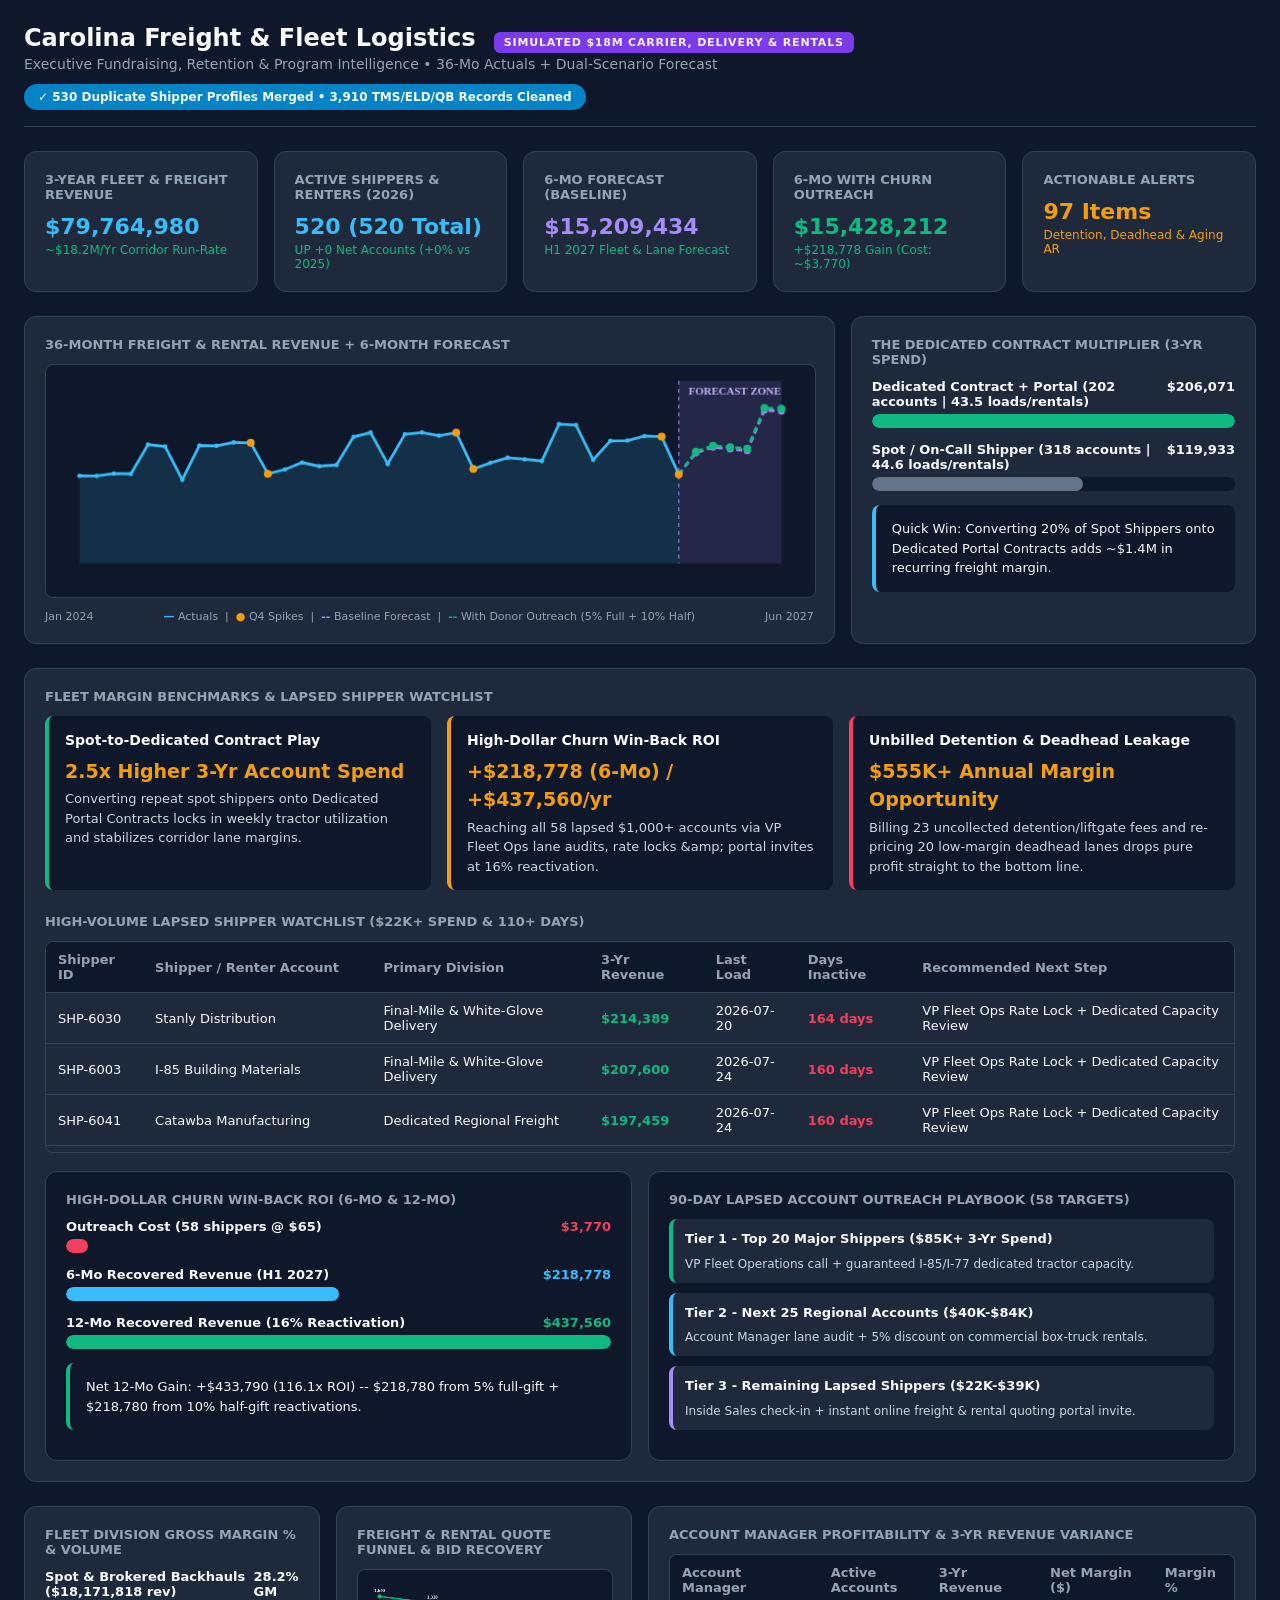
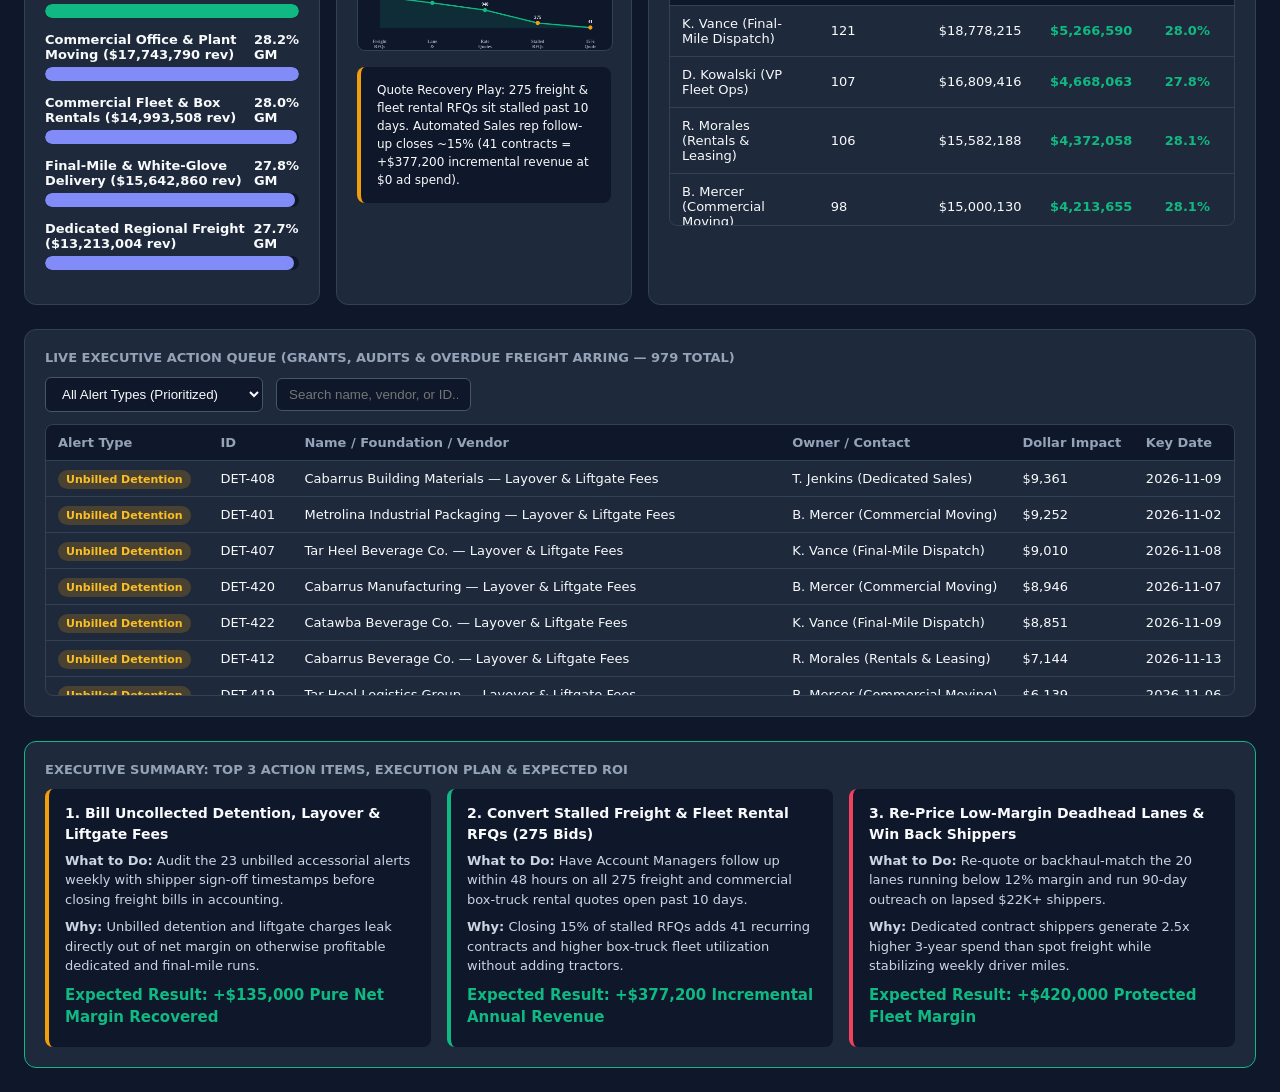
<file: demo-freight-logistics/dashboard.html>
<!DOCTYPE html>
<html lang="en">
<head>
<meta charset="UTF-8">
<title>Carolina Freight &amp; Fleet Logistics — Executive Intelligence (Demo)</title>
<link rel="stylesheet" href="style.css">
<script src="data.js"></script>
</head>
<body>
<div class="header">
  <div>
    <h1 style="margin:0;font-size:24px;">Carolina Freight &amp; Fleet Logistics <span class="demo-tag">Simulated $18M Carrier, Delivery &amp; Rentals</span></h1>
    <p style="margin:4px 0 0;color:#94a3b8;font-size:14px;">Executive Fundraising, Retention & Program Intelligence • 36-Mo Actuals + Dual-Scenario Forecast</p>
  </div>
  <span class="badge">✓ 530 Duplicate Shipper Profiles Merged • 3,910 TMS/ELD/QB Records Cleaned</span>
</div>

<div class="kpis" id="kpiRow"></div>

<div class="grid2">
  <div class="card">
    <h3>36-Month Freight &amp; Rental Revenue + 6-Month Forecast</h3>
    <canvas id="lineCanvas" width="780" height="235" style="width:100%;height:auto;background:#0f172a;border-radius:8px;border:1px solid #334155;"></canvas>
    <div class="cleg">
      <span>Jan 2024</span>
      <span><b style="color:#38bdf8;">—</b> Actuals &nbsp;|&nbsp; <b style="color:#f59e0b;">●</b> Q4 Spikes &nbsp;|&nbsp; <b style="color:#a78bfa;">--</b> Baseline Forecast &nbsp;|&nbsp; <b style="color:#10b981;">--</b> With Donor Outreach (5% Full + 10% Half)</span>
      <span>Jun 2027</span>
    </div>
  </div>
  <div class="card">
    <h3>The Dedicated Contract Multiplier (3-Yr Spend)</h3>
    <div id="volBars"></div>
  </div>
</div>

<div class="card" style="margin-bottom:24px;">
  <h3>FLEET MARGIN BENCHMARKS &amp; LAPSED SHIPPER WATCHLIST</h3>
  <div class="grid3">
    <div class="ibox" style="border-color:#10b981;">
      <h4>Spot-to-Dedicated Contract Play</h4>
      <div class="bstat">2.5x Higher 3-Yr Account Spend</div>
      <p style="margin:0;color:#cbd5e1;">Converting repeat spot shippers onto Dedicated Portal Contracts locks in weekly tractor utilization and stabilizes corridor lane margins.</p>
    </div>
    <div class="ibox" style="border-color:#f59e0b;">
      <h4>High-Dollar Churn Win-Back ROI</h4>
      <div class="bstat" id="wbStat">Calculating Win-Back ROI...</div>
      <p style="margin:0;color:#cbd5e1;" id="wbDesc">Calculating outreach cost & return...</p>
    </div>
    <div class="ibox" style="border-color:#f43f5e;">
      <h4>Unbilled Detention &amp; Deadhead Leakage</h4>
      <div class="bstat">$555K+ Annual Margin Opportunity</div>
      <p style="margin:0;color:#cbd5e1;">Billing 23 uncollected detention/liftgate fees and re-pricing 20 low-margin deadhead lanes drops pure profit straight to the bottom line.</p>
    </div>
  </div>
  <h3>High-Volume Lapsed Shipper Watchlist ($22K+ Spend &amp; 110+ Days)</h3>
  <div class="twrap" style="max-height:210px;">
    <table id="churnTable">
      <thead><tr><th>Shipper ID</th><th>Shipper / Renter Account</th><th>Primary Division</th><th>3-Yr Revenue</th><th>Last Load</th><th>Days Inactive</th><th>Recommended Next Step</th></tr></thead>
      <tbody></tbody>
    </table>
  </div>
</div>

<div class="gridEq">
  <div class="card">
    <h3>Fleet Division Gross Margin % &amp; Volume</h3>
    <div id="progBars"></div>
  </div>
  <div class="card">
    <h3>Account Manager Profitability & 3-Yr Revenue Variance</h3>
    <div class="twrap">
      <table id="campTable">
        <thead><tr><th>Account Manager</th><th>Active Accounts</th><th>3-Yr Revenue</th><th>Net Margin ($)</th><th>Margin %</th></tr></thead>
        <tbody></tbody>
      </table>
    </div>
  </div>
</div>

<div class="card">
  <h3>Live Executive Action Queue (Grants, Audits & Overdue Freight ARring — 979 Total)</h3>
  <select id="alertFilter" onchange="renderAlerts()">
    <option value="ALL">All Alert Types (Prioritized)</option>
    <option value="Unbilled Detention">At-Risk Grants (Top Priority)</option>
    <option value="Idle / Low Margin">Flagged Vendor Expenses</option>
    <option value="Overdue Freight AR">Overdue Freight ARring Gifts</option>
  </select>
  <input id="searchBox" onkeyup="renderAlerts()" placeholder="Search name, vendor, or ID...">
  <div class="twrap">
    <table id="alertTable">
      <thead><tr><th>Alert Type</th><th>ID</th><th>Name / Foundation / Vendor</th><th>Owner / Contact</th><th>Dollar Impact</th><th>Key Date</th></tr></thead>
      <tbody></tbody>
    </table>
  </div>
</div>


<div class="card" style="margin-top:24px;border-color:#10b981;">
  <h3>Executive Summary: Top 3 Action Items, Execution Plan &amp; Expected ROI</h3>
  <div class="grid3" style="margin-bottom:0;">
<div class="ibox" style="border-color:#f59e0b;"><h4>1. Bill Uncollected Detention, Layover & Liftgate Fees</h4><p style="margin:0 0 8px;color:#cbd5e1;"><strong>What to Do:</strong> Audit the 23 unbilled accessorial alerts weekly with shipper sign-off timestamps before closing freight bills in accounting.</p><p style="margin:0 0 8px;color:#cbd5e1;"><strong>Why:</strong> Unbilled detention and liftgate charges leak directly out of net margin on otherwise profitable dedicated and final-mile runs.</p><div class="bstat" style="font-size:15px;color:#10b981;">Expected Result: +$135,000 Pure Net Margin Recovered</div></div>
<div class="ibox" style="border-color:#10b981;"><h4>2. Convert Stalled Freight & Fleet Rental RFQs (275 Bids)</h4><p style="margin:0 0 8px;color:#cbd5e1;"><strong>What to Do:</strong> Have Account Managers follow up within 48 hours on all 275 freight and commercial box-truck rental quotes open past 10 days.</p><p style="margin:0 0 8px;color:#cbd5e1;"><strong>Why:</strong> Closing 15% of stalled RFQs adds 41 recurring contracts and higher box-truck fleet utilization without adding tractors.</p><div class="bstat" style="font-size:15px;color:#10b981;">Expected Result: +$377,200 Incremental Annual Revenue</div></div>
<div class="ibox" style="border-color:#f43f5e;"><h4>3. Re-Price Low-Margin Deadhead Lanes & Win Back Shippers</h4><p style="margin:0 0 8px;color:#cbd5e1;"><strong>What to Do:</strong> Re-quote or backhaul-match the 20 lanes running below 12% margin and run 90-day outreach on lapsed $22K+ shippers.</p><p style="margin:0 0 8px;color:#cbd5e1;"><strong>Why:</strong> Dedicated contract shippers generate 2.5x higher 3-year spend than spot freight while stabilizing weekly driver miles.</p><div class="bstat" style="font-size:15px;color:#10b981;">Expected Result: +$420,000 Protected Fleet Margin</div></div>
  </div>
</div>
<script src="app.js?v=6"></script>
</body>
</html>
</file>
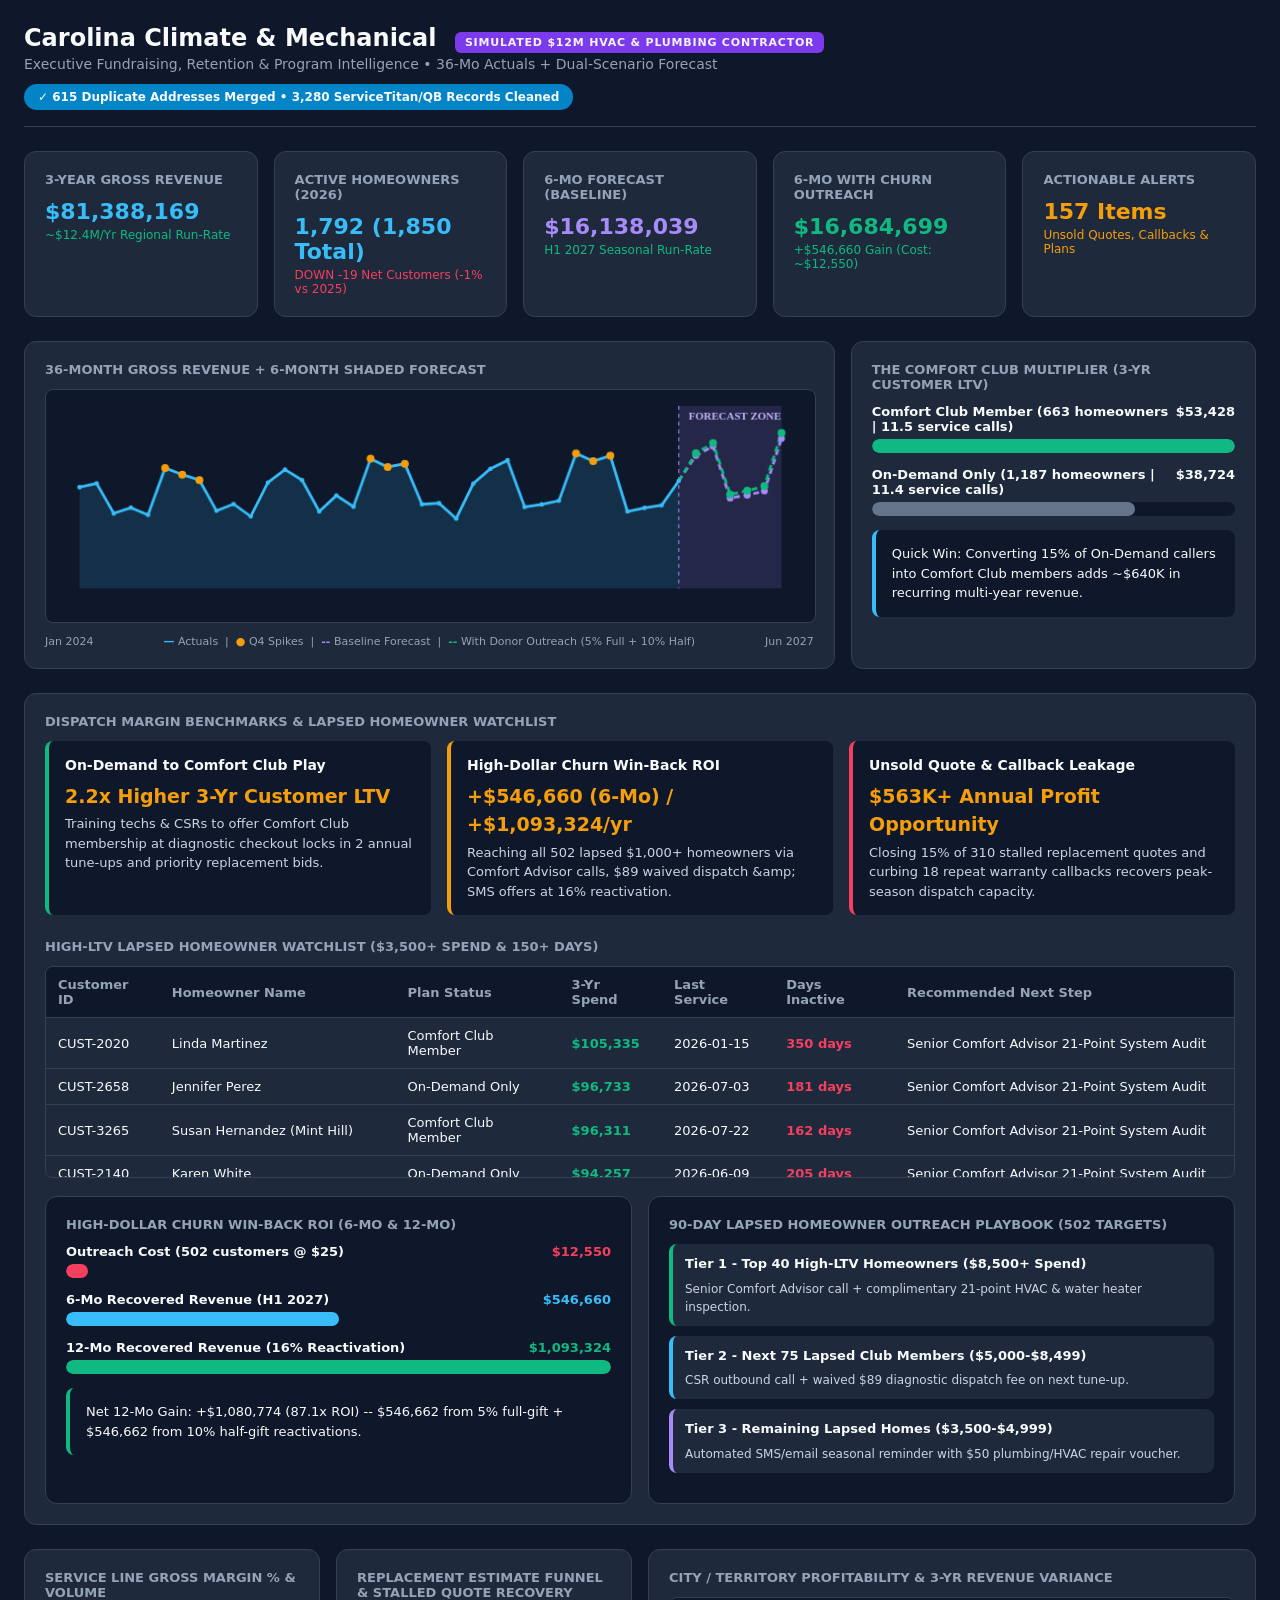
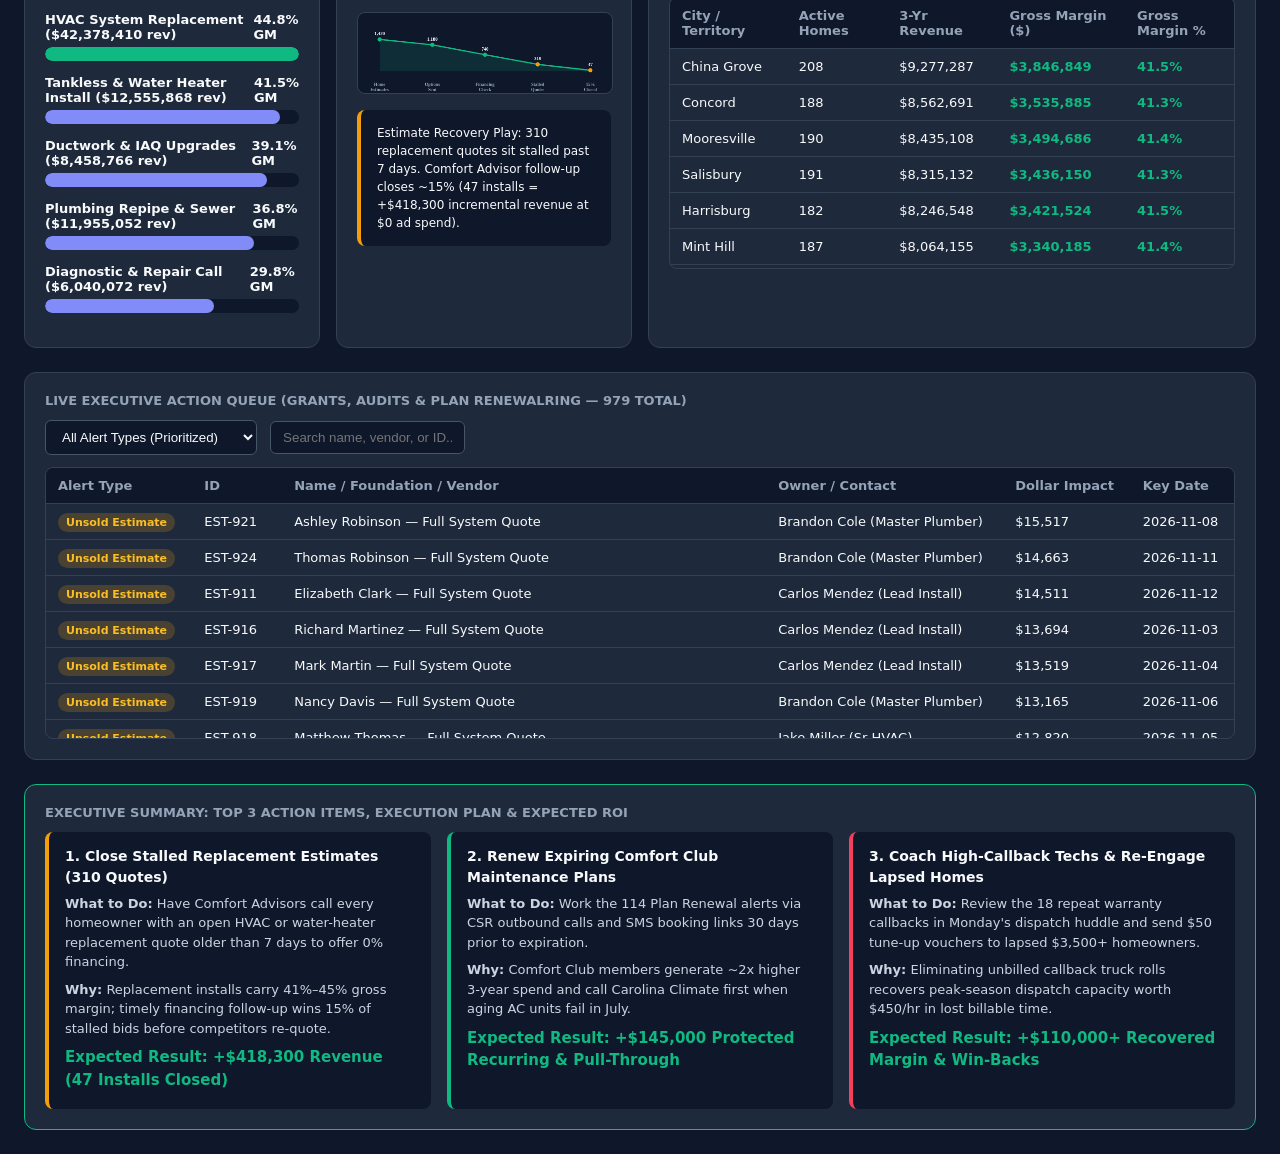
<file: demo-hvac-mechanical/dashboard.html>
<!DOCTYPE html>
<html lang="en">
<head>
<meta charset="UTF-8">
<title>Carolina Climate &amp; Mechanical — Executive Intelligence (Demo)</title>
<link rel="stylesheet" href="style.css">
<script src="data.js"></script>
</head>
<body>
<div class="header">
  <div>
    <h1 style="margin:0;font-size:24px;">Carolina Climate &amp; Mechanical <span class="demo-tag">Simulated $12M HVAC &amp; Plumbing Contractor</span></h1>
    <p style="margin:4px 0 0;color:#94a3b8;font-size:14px;">Executive Fundraising, Retention & Program Intelligence • 36-Mo Actuals + Dual-Scenario Forecast</p>
  </div>
  <span class="badge">✓ 615 Duplicate Addresses Merged • 3,280 ServiceTitan/QB Records Cleaned</span>
</div>

<div class="kpis" id="kpiRow"></div>

<div class="grid2">
  <div class="card">
    <h3>36-Month Gross Revenue + 6-Month Shaded Forecast</h3>
    <canvas id="lineCanvas" width="780" height="235" style="width:100%;height:auto;background:#0f172a;border-radius:8px;border:1px solid #334155;"></canvas>
    <div class="cleg">
      <span>Jan 2024</span>
      <span><b style="color:#38bdf8;">—</b> Actuals &nbsp;|&nbsp; <b style="color:#f59e0b;">●</b> Q4 Spikes &nbsp;|&nbsp; <b style="color:#a78bfa;">--</b> Baseline Forecast &nbsp;|&nbsp; <b style="color:#10b981;">--</b> With Donor Outreach (5% Full + 10% Half)</span>
      <span>Jun 2027</span>
    </div>
  </div>
  <div class="card">
    <h3>The Comfort Club Multiplier (3-Yr Customer LTV)</h3>
    <div id="volBars"></div>
  </div>
</div>

<div class="card" style="margin-bottom:24px;">
  <h3>DISPATCH MARGIN BENCHMARKS &amp; LAPSED HOMEOWNER WATCHLIST</h3>
  <div class="grid3">
    <div class="ibox" style="border-color:#10b981;">
      <h4>On-Demand to Comfort Club Play</h4>
      <div class="bstat">2.2x Higher 3-Yr Customer LTV</div>
      <p style="margin:0;color:#cbd5e1;">Training techs &amp; CSRs to offer Comfort Club membership at diagnostic checkout locks in 2 annual tune-ups and priority replacement bids.</p>
    </div>
    <div class="ibox" style="border-color:#f59e0b;">
      <h4>High-Dollar Churn Win-Back ROI</h4>
      <div class="bstat" id="wbStat">Calculating Win-Back ROI...</div>
      <p style="margin:0;color:#cbd5e1;" id="wbDesc">Calculating outreach cost & return...</p>
    </div>
    <div class="ibox" style="border-color:#f43f5e;">
      <h4>Unsold Quote &amp; Callback Leakage</h4>
      <div class="bstat">$563K+ Annual Profit Opportunity</div>
      <p style="margin:0;color:#cbd5e1;">Closing 15% of 310 stalled replacement quotes and curbing 18 repeat warranty callbacks recovers peak-season dispatch capacity.</p>
    </div>
  </div>
  <h3>High-LTV Lapsed Homeowner Watchlist ($3,500+ Spend &amp; 150+ Days)</h3>
  <div class="twrap" style="max-height:210px;">
    <table id="churnTable">
      <thead><tr><th>Customer ID</th><th>Homeowner Name</th><th>Plan Status</th><th>3-Yr Spend</th><th>Last Service</th><th>Days Inactive</th><th>Recommended Next Step</th></tr></thead>
      <tbody></tbody>
    </table>
  </div>
</div>

<div class="gridEq">
  <div class="card">
    <h3>Service Line Gross Margin % &amp; Volume</h3>
    <div id="progBars"></div>
  </div>
  <div class="card">
    <h3>City / Territory Profitability & 3-Yr Revenue Variance</h3>
    <div class="twrap">
      <table id="campTable">
        <thead><tr><th>City / Territory</th><th>Active Homes</th><th>3-Yr Revenue</th><th>Gross Margin ($)</th><th>Gross Margin %</th></tr></thead>
        <tbody></tbody>
      </table>
    </div>
  </div>
</div>

<div class="card">
  <h3>Live Executive Action Queue (Grants, Audits & Plan Renewalring — 979 Total)</h3>
  <select id="alertFilter" onchange="renderAlerts()">
    <option value="ALL">All Alert Types (Prioritized)</option>
    <option value="Unsold Estimate">At-Risk Grants (Top Priority)</option>
    <option value="Tech Callback">Flagged Vendor Expenses</option>
    <option value="Plan Renewal">Plan Renewalring Gifts</option>
  </select>
  <input id="searchBox" onkeyup="renderAlerts()" placeholder="Search name, vendor, or ID...">
  <div class="twrap">
    <table id="alertTable">
      <thead><tr><th>Alert Type</th><th>ID</th><th>Name / Foundation / Vendor</th><th>Owner / Contact</th><th>Dollar Impact</th><th>Key Date</th></tr></thead>
      <tbody></tbody>
    </table>
  </div>
</div>


<div class="card" style="margin-top:24px;border-color:#10b981;">
  <h3>Executive Summary: Top 3 Action Items, Execution Plan &amp; Expected ROI</h3>
  <div class="grid3" style="margin-bottom:0;">
<div class="ibox" style="border-color:#f59e0b;"><h4>1. Close Stalled Replacement Estimates (310 Quotes)</h4><p style="margin:0 0 8px;color:#cbd5e1;"><strong>What to Do:</strong> Have Comfort Advisors call every homeowner with an open HVAC or water-heater replacement quote older than 7 days to offer 0% financing.</p><p style="margin:0 0 8px;color:#cbd5e1;"><strong>Why:</strong> Replacement installs carry 41%–45% gross margin; timely financing follow-up wins 15% of stalled bids before competitors re-quote.</p><div class="bstat" style="font-size:15px;color:#10b981;">Expected Result: +$418,300 Revenue (47 Installs Closed)</div></div>
<div class="ibox" style="border-color:#10b981;"><h4>2. Renew Expiring Comfort Club Maintenance Plans</h4><p style="margin:0 0 8px;color:#cbd5e1;"><strong>What to Do:</strong> Work the 114 Plan Renewal alerts via CSR outbound calls and SMS booking links 30 days prior to expiration.</p><p style="margin:0 0 8px;color:#cbd5e1;"><strong>Why:</strong> Comfort Club members generate ~2x higher 3-year spend and call Carolina Climate first when aging AC units fail in July.</p><div class="bstat" style="font-size:15px;color:#10b981;">Expected Result: +$145,000 Protected Recurring & Pull-Through</div></div>
<div class="ibox" style="border-color:#f43f5e;"><h4>3. Coach High-Callback Techs & Re-Engage Lapsed Homes</h4><p style="margin:0 0 8px;color:#cbd5e1;"><strong>What to Do:</strong> Review the 18 repeat warranty callbacks in Monday's dispatch huddle and send $50 tune-up vouchers to lapsed $3,500+ homeowners.</p><p style="margin:0 0 8px;color:#cbd5e1;"><strong>Why:</strong> Eliminating unbilled callback truck rolls recovers peak-season dispatch capacity worth $450/hr in lost billable time.</p><div class="bstat" style="font-size:15px;color:#10b981;">Expected Result: +$110,000+ Recovered Margin & Win-Backs</div></div>
  </div>
</div>
<script src="app.js?v=6"></script>
</body>
</html>
</file>
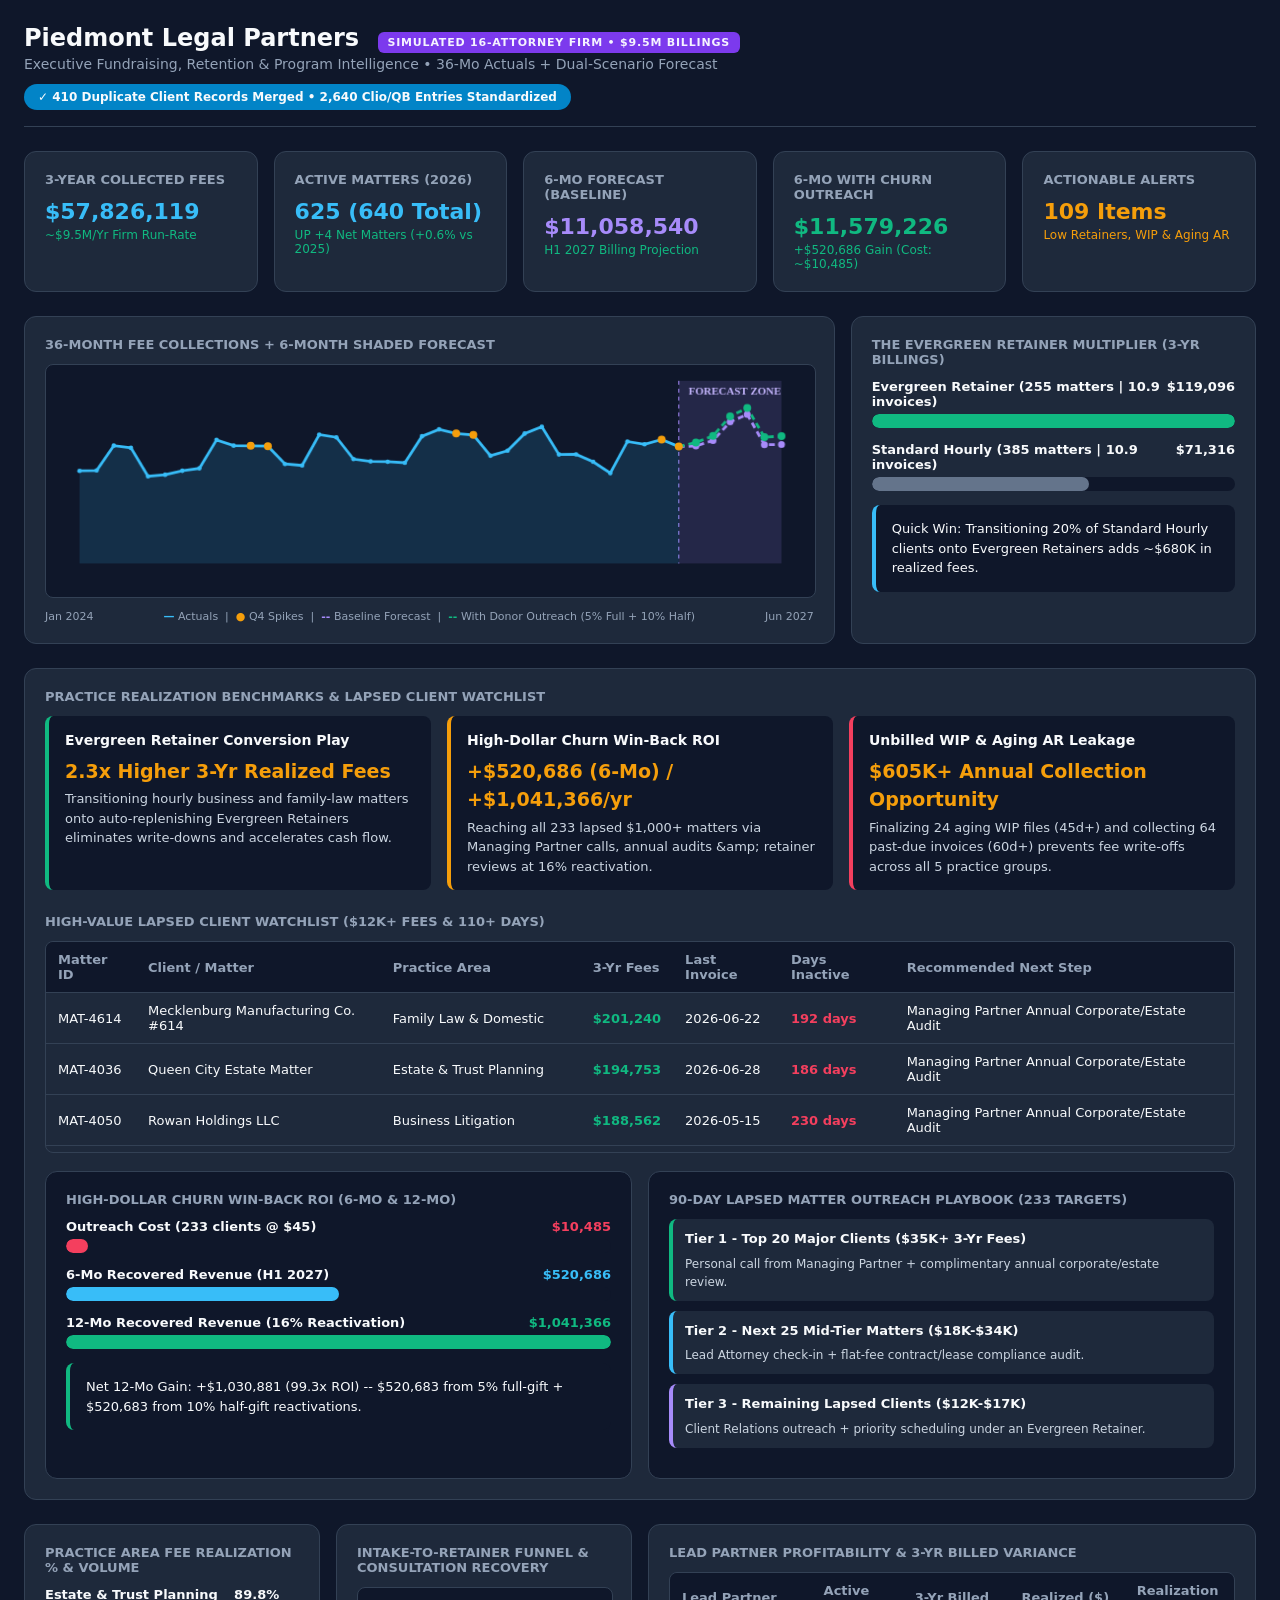
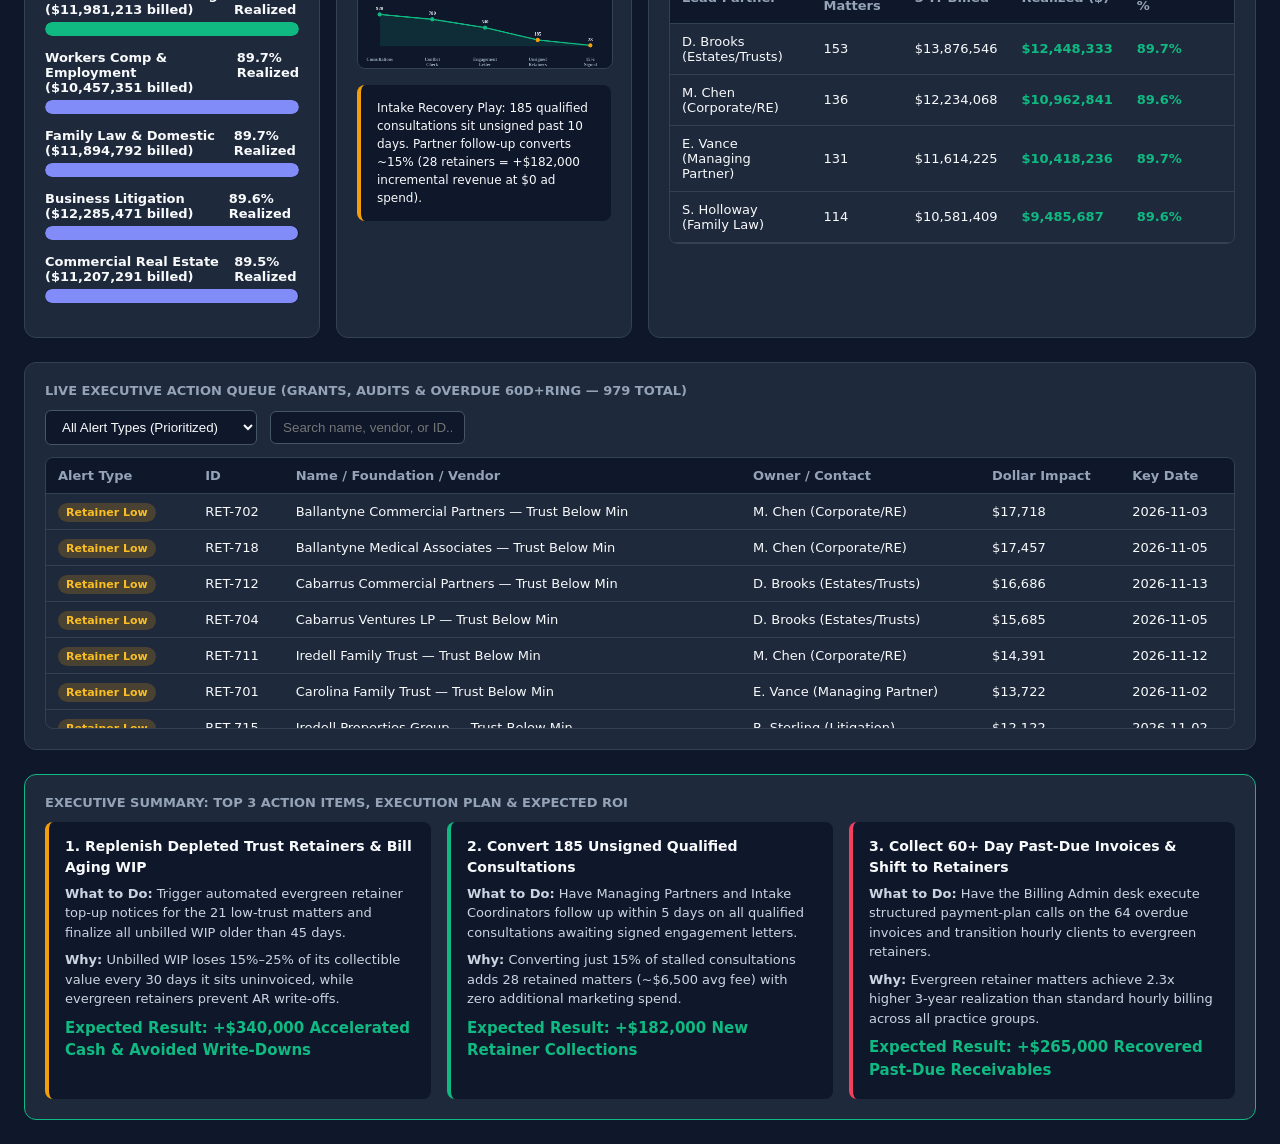
<file: demo-legal-partners/dashboard.html>
<!DOCTYPE html>
<html lang="en">
<head>
<meta charset="UTF-8">
<title>Piedmont Legal Partners — Executive Intelligence (Demo)</title>
<link rel="stylesheet" href="style.css">
<script src="data.js"></script>
</head>
<body>
<div class="header">
  <div>
    <h1 style="margin:0;font-size:24px;">Piedmont Legal Partners <span class="demo-tag">Simulated 16-Attorney Firm • $9.5M Billings</span></h1>
    <p style="margin:4px 0 0;color:#94a3b8;font-size:14px;">Executive Fundraising, Retention & Program Intelligence • 36-Mo Actuals + Dual-Scenario Forecast</p>
  </div>
  <span class="badge">✓ 410 Duplicate Client Records Merged • 2,640 Clio/QB Entries Standardized</span>
</div>

<div class="kpis" id="kpiRow"></div>

<div class="grid2">
  <div class="card">
    <h3>36-Month Fee Collections + 6-Month Shaded Forecast</h3>
    <canvas id="lineCanvas" width="780" height="235" style="width:100%;height:auto;background:#0f172a;border-radius:8px;border:1px solid #334155;"></canvas>
    <div class="cleg">
      <span>Jan 2024</span>
      <span><b style="color:#38bdf8;">—</b> Actuals &nbsp;|&nbsp; <b style="color:#f59e0b;">●</b> Q4 Spikes &nbsp;|&nbsp; <b style="color:#a78bfa;">--</b> Baseline Forecast &nbsp;|&nbsp; <b style="color:#10b981;">--</b> With Donor Outreach (5% Full + 10% Half)</span>
      <span>Jun 2027</span>
    </div>
  </div>
  <div class="card">
    <h3>The Evergreen Retainer Multiplier (3-Yr Billings)</h3>
    <div id="volBars"></div>
  </div>
</div>

<div class="card" style="margin-bottom:24px;">
  <h3>PRACTICE REALIZATION BENCHMARKS &amp; LAPSED CLIENT WATCHLIST</h3>
  <div class="grid3">
    <div class="ibox" style="border-color:#10b981;">
      <h4>Evergreen Retainer Conversion Play</h4>
      <div class="bstat">2.3x Higher 3-Yr Realized Fees</div>
      <p style="margin:0;color:#cbd5e1;">Transitioning hourly business and family-law matters onto auto-replenishing Evergreen Retainers eliminates write-downs and accelerates cash flow.</p>
    </div>
    <div class="ibox" style="border-color:#f59e0b;">
      <h4>High-Dollar Churn Win-Back ROI</h4>
      <div class="bstat" id="wbStat">Calculating Win-Back ROI...</div>
      <p style="margin:0;color:#cbd5e1;" id="wbDesc">Calculating outreach cost & return...</p>
    </div>
    <div class="ibox" style="border-color:#f43f5e;">
      <h4>Unbilled WIP &amp; Aging AR Leakage</h4>
      <div class="bstat">$605K+ Annual Collection Opportunity</div>
      <p style="margin:0;color:#cbd5e1;">Finalizing 24 aging WIP files (45d+) and collecting 64 past-due invoices (60d+) prevents fee write-offs across all 5 practice groups.</p>
    </div>
  </div>
  <h3>High-Value Lapsed Client Watchlist ($12K+ Fees &amp; 110+ Days)</h3>
  <div class="twrap" style="max-height:210px;">
    <table id="churnTable">
      <thead><tr><th>Matter ID</th><th>Client / Matter</th><th>Practice Area</th><th>3-Yr Fees</th><th>Last Invoice</th><th>Days Inactive</th><th>Recommended Next Step</th></tr></thead>
      <tbody></tbody>
    </table>
  </div>
</div>

<div class="gridEq">
  <div class="card">
    <h3>Practice Area Fee Realization % &amp; Volume</h3>
    <div id="progBars"></div>
  </div>
  <div class="card">
    <h3>Lead Partner Profitability & 3-Yr Billed Variance</h3>
    <div class="twrap">
      <table id="campTable">
        <thead><tr><th>Lead Partner</th><th>Active Matters</th><th>3-Yr Billed</th><th>Realized ($)</th><th>Realization %</th></tr></thead>
        <tbody></tbody>
      </table>
    </div>
  </div>
</div>

<div class="card">
  <h3>Live Executive Action Queue (Grants, Audits & Overdue 60d+ring — 979 Total)</h3>
  <select id="alertFilter" onchange="renderAlerts()">
    <option value="ALL">All Alert Types (Prioritized)</option>
    <option value="Retainer Low">At-Risk Grants (Top Priority)</option>
    <option value="Unbilled WIP">Flagged Vendor Expenses</option>
    <option value="Overdue 60d+">Overdue 60d+ring Gifts</option>
  </select>
  <input id="searchBox" onkeyup="renderAlerts()" placeholder="Search name, vendor, or ID...">
  <div class="twrap">
    <table id="alertTable">
      <thead><tr><th>Alert Type</th><th>ID</th><th>Name / Foundation / Vendor</th><th>Owner / Contact</th><th>Dollar Impact</th><th>Key Date</th></tr></thead>
      <tbody></tbody>
    </table>
  </div>
</div>


<div class="card" style="margin-top:24px;border-color:#10b981;">
  <h3>Executive Summary: Top 3 Action Items, Execution Plan &amp; Expected ROI</h3>
  <div class="grid3" style="margin-bottom:0;">
<div class="ibox" style="border-color:#f59e0b;"><h4>1. Replenish Depleted Trust Retainers & Bill Aging WIP</h4><p style="margin:0 0 8px;color:#cbd5e1;"><strong>What to Do:</strong> Trigger automated evergreen retainer top-up notices for the 21 low-trust matters and finalize all unbilled WIP older than 45 days.</p><p style="margin:0 0 8px;color:#cbd5e1;"><strong>Why:</strong> Unbilled WIP loses 15%–25% of its collectible value every 30 days it sits uninvoiced, while evergreen retainers prevent AR write-offs.</p><div class="bstat" style="font-size:15px;color:#10b981;">Expected Result: +$340,000 Accelerated Cash & Avoided Write-Downs</div></div>
<div class="ibox" style="border-color:#10b981;"><h4>2. Convert 185 Unsigned Qualified Consultations</h4><p style="margin:0 0 8px;color:#cbd5e1;"><strong>What to Do:</strong> Have Managing Partners and Intake Coordinators follow up within 5 days on all qualified consultations awaiting signed engagement letters.</p><p style="margin:0 0 8px;color:#cbd5e1;"><strong>Why:</strong> Converting just 15% of stalled consultations adds 28 retained matters (~$6,500 avg fee) with zero additional marketing spend.</p><div class="bstat" style="font-size:15px;color:#10b981;">Expected Result: +$182,000 New Retainer Collections</div></div>
<div class="ibox" style="border-color:#f43f5e;"><h4>3. Collect 60+ Day Past-Due Invoices & Shift to Retainers</h4><p style="margin:0 0 8px;color:#cbd5e1;"><strong>What to Do:</strong> Have the Billing Admin desk execute structured payment-plan calls on the 64 overdue invoices and transition hourly clients to evergreen retainers.</p><p style="margin:0 0 8px;color:#cbd5e1;"><strong>Why:</strong> Evergreen retainer matters achieve 2.3x higher 3-year realization than standard hourly billing across all practice groups.</p><div class="bstat" style="font-size:15px;color:#10b981;">Expected Result: +$265,000 Recovered Past-Due Receivables</div></div>
  </div>
</div>
<script src="app.js?v=6"></script>
</body>
</html>
</file>
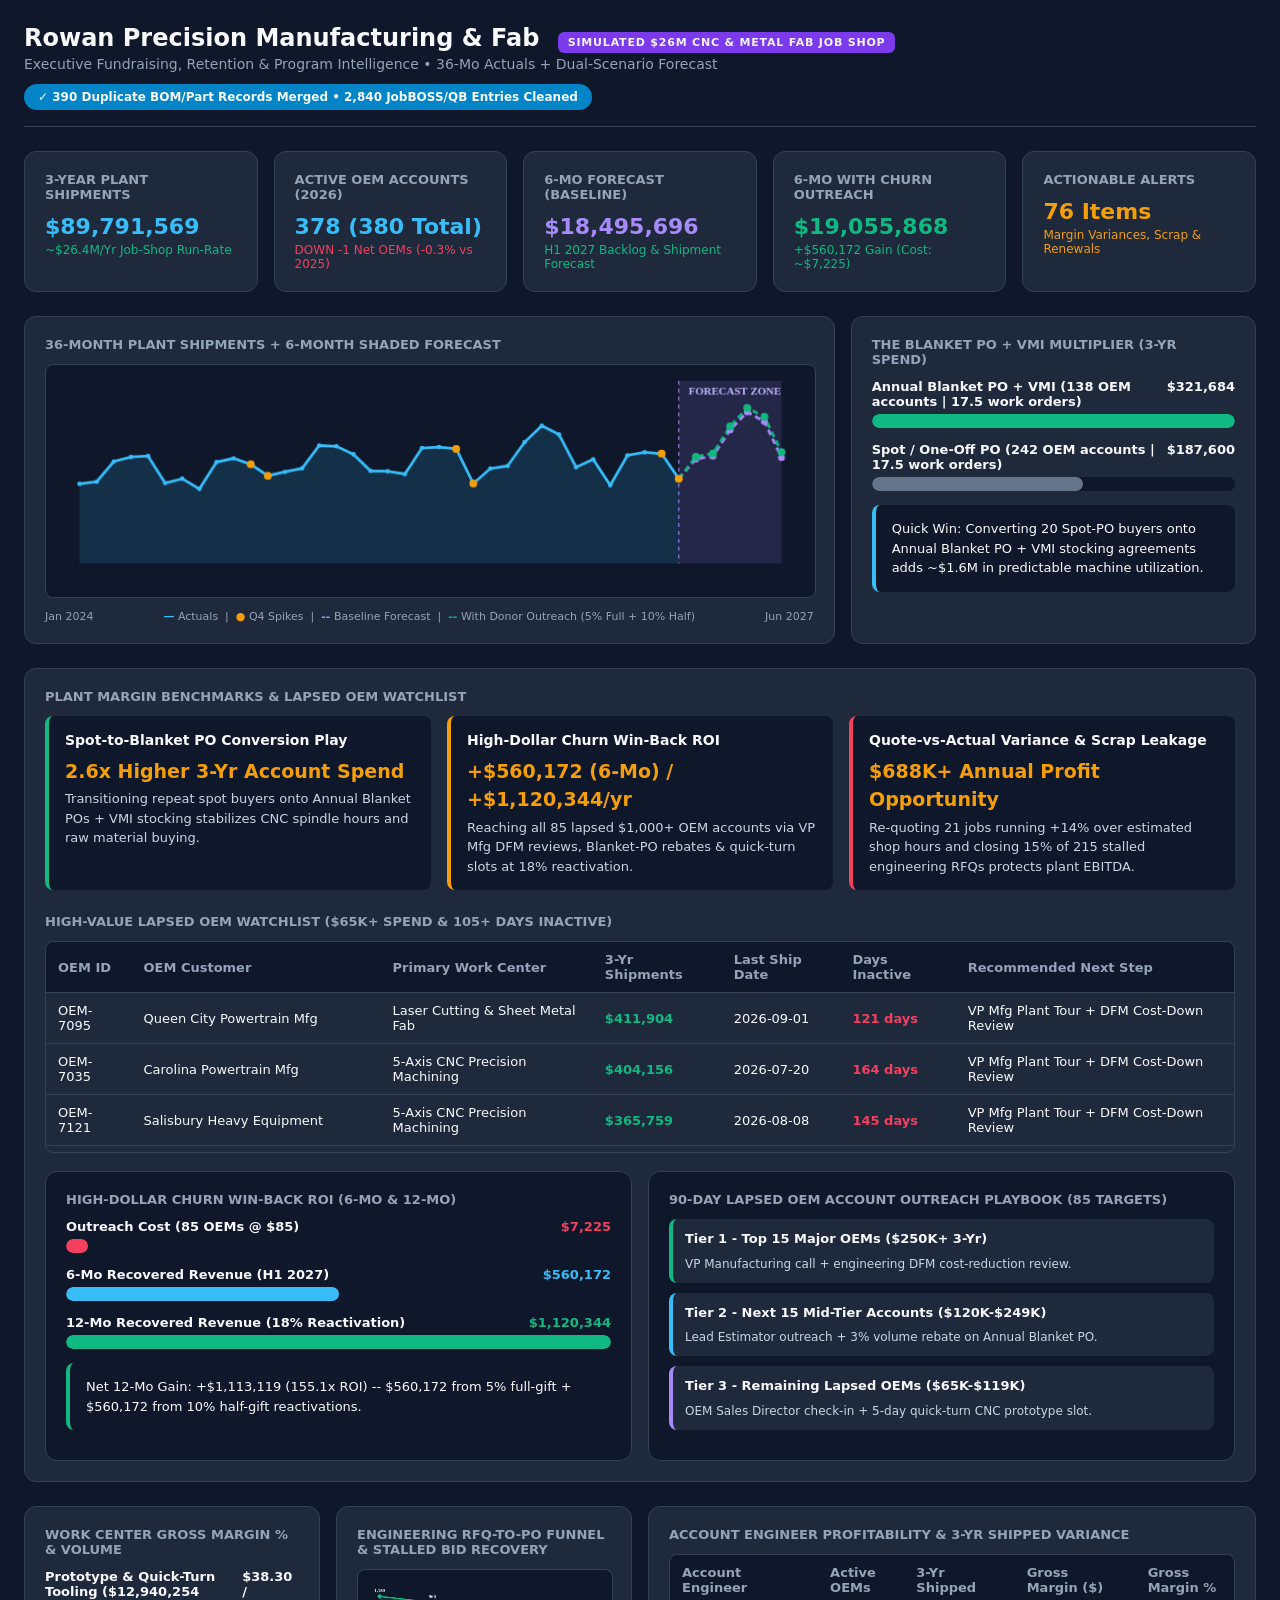
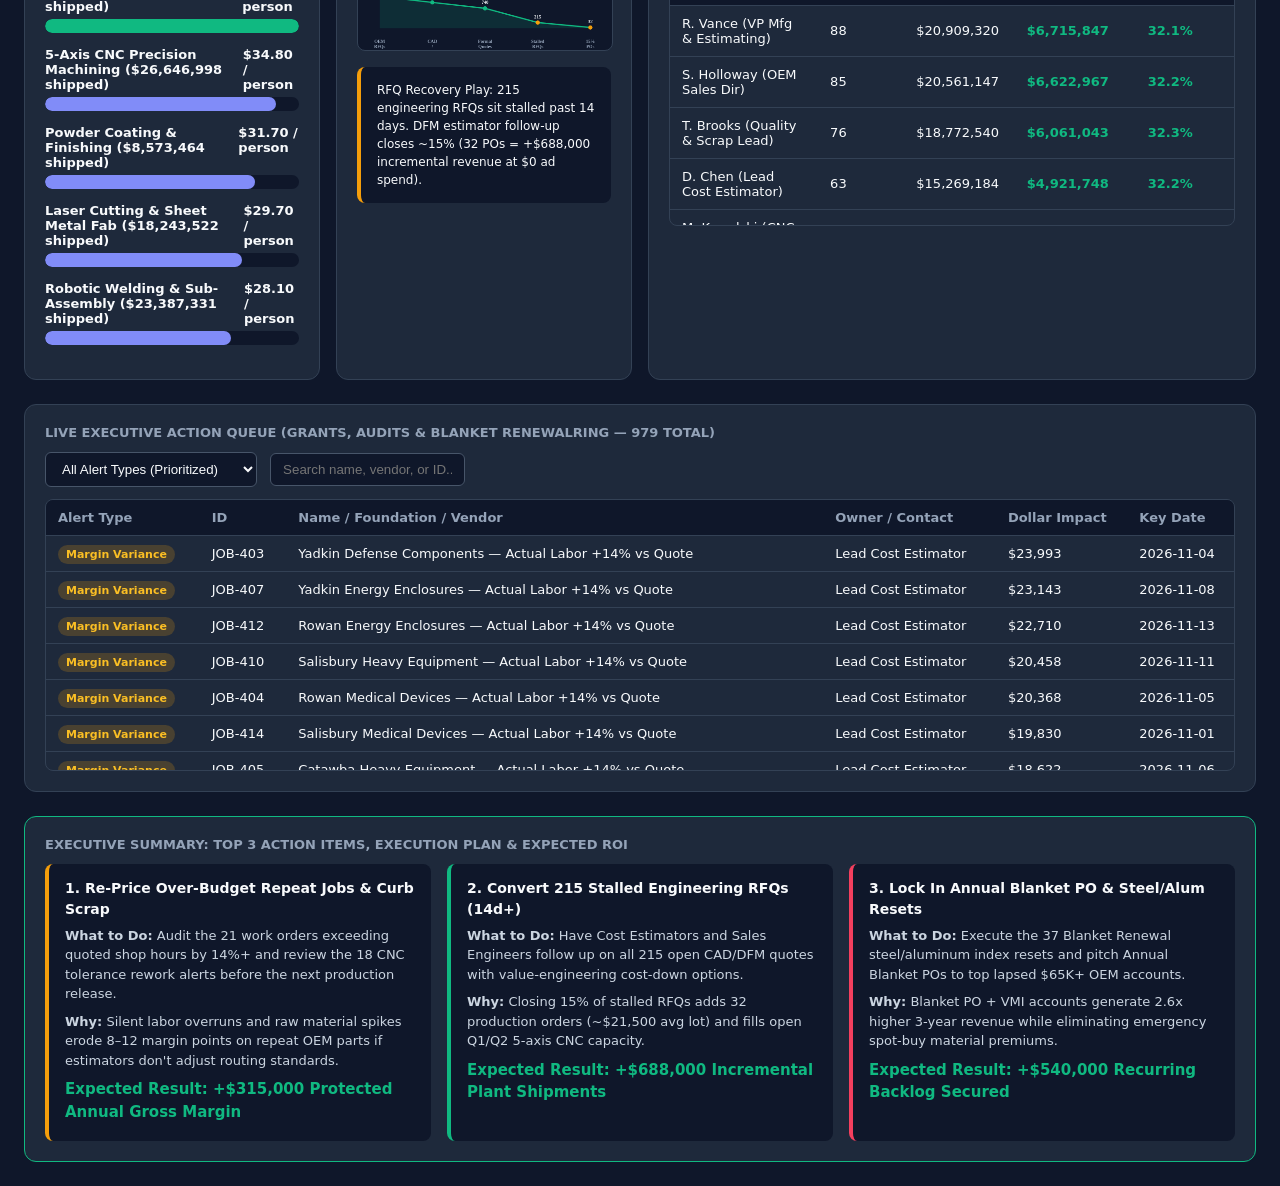
<file: demo-precision-mfg/dashboard.html>
<!DOCTYPE html>
<html lang="en">
<head>
<meta charset="UTF-8">
<title>Rowan Precision Manufacturing &amp; Fab — Executive Intelligence (Demo)</title>
<link rel="stylesheet" href="style.css">
<script src="data.js"></script>
</head>
<body>
<div class="header">
  <div>
    <h1 style="margin:0;font-size:24px;">Rowan Precision Manufacturing &amp; Fab <span class="demo-tag">Simulated $26M CNC &amp; Metal Fab Job Shop</span></h1>
    <p style="margin:4px 0 0;color:#94a3b8;font-size:14px;">Executive Fundraising, Retention & Program Intelligence • 36-Mo Actuals + Dual-Scenario Forecast</p>
  </div>
  <span class="badge">✓ 390 Duplicate BOM/Part Records Merged • 2,840 JobBOSS/QB Entries Cleaned</span>
</div>

<div class="kpis" id="kpiRow"></div>

<div class="grid2">
  <div class="card">
    <h3>36-Month Plant Shipments + 6-Month Shaded Forecast</h3>
    <canvas id="lineCanvas" width="780" height="235" style="width:100%;height:auto;background:#0f172a;border-radius:8px;border:1px solid #334155;"></canvas>
    <div class="cleg">
      <span>Jan 2024</span>
      <span><b style="color:#38bdf8;">—</b> Actuals &nbsp;|&nbsp; <b style="color:#f59e0b;">●</b> Q4 Spikes &nbsp;|&nbsp; <b style="color:#a78bfa;">--</b> Baseline Forecast &nbsp;|&nbsp; <b style="color:#10b981;">--</b> With Donor Outreach (5% Full + 10% Half)</span>
      <span>Jun 2027</span>
    </div>
  </div>
  <div class="card">
    <h3>The Blanket PO + VMI Multiplier (3-Yr Spend)</h3>
    <div id="volBars"></div>
  </div>
</div>

<div class="card" style="margin-bottom:24px;">
  <h3>PLANT MARGIN BENCHMARKS &amp; LAPSED OEM WATCHLIST</h3>
  <div class="grid3">
    <div class="ibox" style="border-color:#10b981;">
      <h4>Spot-to-Blanket PO Conversion Play</h4>
      <div class="bstat">2.6x Higher 3-Yr Account Spend</div>
      <p style="margin:0;color:#cbd5e1;">Transitioning repeat spot buyers onto Annual Blanket POs + VMI stocking stabilizes CNC spindle hours and raw material buying.</p>
    </div>
    <div class="ibox" style="border-color:#f59e0b;">
      <h4>High-Dollar Churn Win-Back ROI</h4>
      <div class="bstat" id="wbStat">Calculating Win-Back ROI...</div>
      <p style="margin:0;color:#cbd5e1;" id="wbDesc">Calculating outreach cost & return...</p>
    </div>
    <div class="ibox" style="border-color:#f43f5e;">
      <h4>Quote-vs-Actual Variance &amp; Scrap Leakage</h4>
      <div class="bstat">$688K+ Annual Profit Opportunity</div>
      <p style="margin:0;color:#cbd5e1;">Re-quoting 21 jobs running +14% over estimated shop hours and closing 15% of 215 stalled engineering RFQs protects plant EBITDA.</p>
    </div>
  </div>
  <h3>High-Value Lapsed OEM Watchlist ($65K+ Spend &amp; 105+ Days Inactive)</h3>
  <div class="twrap" style="max-height:210px;">
    <table id="churnTable">
      <thead><tr><th>OEM ID</th><th>OEM Customer</th><th>Primary Work Center</th><th>3-Yr Shipments</th><th>Last Ship Date</th><th>Days Inactive</th><th>Recommended Next Step</th></tr></thead>
      <tbody></tbody>
    </table>
  </div>
</div>

<div class="gridEq">
  <div class="card">
    <h3>Work Center Gross Margin % &amp; Volume</h3>
    <div id="progBars"></div>
  </div>
  <div class="card">
    <h3>Account Engineer Profitability & 3-Yr Shipped Variance</h3>
    <div class="twrap">
      <table id="campTable">
        <thead><tr><th>Account Engineer</th><th>Active OEMs</th><th>3-Yr Shipped</th><th>Gross Margin ($)</th><th>Gross Margin %</th></tr></thead>
        <tbody></tbody>
      </table>
    </div>
  </div>
</div>

<div class="card">
  <h3>Live Executive Action Queue (Grants, Audits & Blanket Renewalring — 979 Total)</h3>
  <select id="alertFilter" onchange="renderAlerts()">
    <option value="ALL">All Alert Types (Prioritized)</option>
    <option value="Margin Variance">At-Risk Grants (Top Priority)</option>
    <option value="Scrap / Rework">Flagged Vendor Expenses</option>
    <option value="Blanket Renewal">Blanket Renewalring Gifts</option>
  </select>
  <input id="searchBox" onkeyup="renderAlerts()" placeholder="Search name, vendor, or ID...">
  <div class="twrap">
    <table id="alertTable">
      <thead><tr><th>Alert Type</th><th>ID</th><th>Name / Foundation / Vendor</th><th>Owner / Contact</th><th>Dollar Impact</th><th>Key Date</th></tr></thead>
      <tbody></tbody>
    </table>
  </div>
</div>


<div class="card" style="margin-top:24px;border-color:#10b981;">
  <h3>Executive Summary: Top 3 Action Items, Execution Plan &amp; Expected ROI</h3>
  <div class="grid3" style="margin-bottom:0;">
<div class="ibox" style="border-color:#f59e0b;"><h4>1. Re-Price Over-Budget Repeat Jobs &amp; Curb Scrap</h4><p style="margin:0 0 8px;color:#cbd5e1;"><strong>What to Do:</strong> Audit the 21 work orders exceeding quoted shop hours by 14%+ and review the 18 CNC tolerance rework alerts before the next production release.</p><p style="margin:0 0 8px;color:#cbd5e1;"><strong>Why:</strong> Silent labor overruns and raw material spikes erode 8–12 margin points on repeat OEM parts if estimators don't adjust routing standards.</p><div class="bstat" style="font-size:15px;color:#10b981;">Expected Result: +$315,000 Protected Annual Gross Margin</div></div>
<div class="ibox" style="border-color:#10b981;"><h4>2. Convert 215 Stalled Engineering RFQs (14d+)</h4><p style="margin:0 0 8px;color:#cbd5e1;"><strong>What to Do:</strong> Have Cost Estimators and Sales Engineers follow up on all 215 open CAD/DFM quotes with value-engineering cost-down options.</p><p style="margin:0 0 8px;color:#cbd5e1;"><strong>Why:</strong> Closing 15% of stalled RFQs adds 32 production orders (~$21,500 avg lot) and fills open Q1/Q2 5-axis CNC capacity.</p><div class="bstat" style="font-size:15px;color:#10b981;">Expected Result: +$688,000 Incremental Plant Shipments</div></div>
<div class="ibox" style="border-color:#f43f5e;"><h4>3. Lock In Annual Blanket PO &amp; Steel/Alum Resets</h4><p style="margin:0 0 8px;color:#cbd5e1;"><strong>What to Do:</strong> Execute the 37 Blanket Renewal steel/aluminum index resets and pitch Annual Blanket POs to top lapsed $65K+ OEM accounts.</p><p style="margin:0 0 8px;color:#cbd5e1;"><strong>Why:</strong> Blanket PO + VMI accounts generate 2.6x higher 3-year revenue while eliminating emergency spot-buy material premiums.</p><div class="bstat" style="font-size:15px;color:#10b981;">Expected Result: +$540,000 Recurring Backlog Secured</div></div>
  </div>
</div>
<script src="app.js?v=1"></script>
</body>
</html>
</file>
<file: demo-auto-dealership/style.css>
body{font-family:Segoe UI,system-ui,sans-serif;background:#0f172a;color:#f8fafc;margin:0;padding:24px}.header{display:flex;justify-content:space-between;align-items:center;border-bottom:1px solid #334155;padding-bottom:16px;margin-bottom:24px;flex-wrap:wrap;gap:12px}.demo-tag{background:#7c3aed;color:#f5f3ff;padding:4px 10px;border-radius:6px;font-size:11px;font-weight:700;letter-spacing:.8px;text-transform:uppercase;margin-left:10px}.badge{background:#0284c7;padding:6px 14px;border-radius:99px;font-size:12px;font-weight:600}.kpis{display:grid;grid-template-columns:repeat(5,1fr);gap:16px;margin-bottom:24px}.card{background:#1e293b;border:1px solid #334155;border-radius:12px;padding:20px}.card h3{margin:0 0 12px;font-size:13px;color:#94a3b8;text-transform:uppercase}.card .val{font-size:28px;font-weight:700;color:#38bdf8}.card .sub{font-size:12px;color:#10b981;margin-top:4px}.grid2{display:grid;grid-template-columns:2fr 1fr;gap:16px;margin-bottom:24px}.gridEq{display:grid;grid-template-columns:1fr 1fr;gap:16px;margin-bottom:24px}.grid3{display:grid;grid-template-columns:repeat(3,1fr);gap:16px;margin-bottom:24px}.ibox{background:#0f172a;border-left:4px solid #38bdf8;padding:14px 16px;border-radius:8px;font-size:13px;line-height:1.5}.ibox h4{margin:0 0 6px;color:#f8fafc;font-size:14px}.bstat{font-size:19px;font-weight:700;color:#f59e0b;margin:4px 0}.cbox{display:flex;align-items:flex-end;height:185px;gap:4px;padding:18px 8px 6px;background:#0f172a;border-radius:8px;border:1px solid #334155}.cwrap{flex:1;height:100%;display:flex;flex-direction:column;justify-content:flex-end}.cbar{width:100%;border-radius:3px 3px 0 0;min-height:4px}.fzone{display:flex;flex:6;height:100%;gap:4px;background:rgba(167,139,250,.18);border-left:2px dashed #a78bfa;padding:0 4px;border-radius:0 6px 6px 0;align-items:flex-end}.cleg{display:flex;justify-content:space-between;font-size:11px;color:#94a3b8;margin-top:8px}table{width:100%;border-collapse:collapse;font-size:13px}th,td{text-align:left;padding:10px 12px;border-bottom:1px solid #334155}th{color:#94a3b8;background:#0f172a;position:sticky;top:0}.twrap{max-height:270px;overflow-y:auto;border-radius:8px;border:1px solid #334155}select,input{background:#0f172a;color:#f8fafc;border:1px solid #475569;padding:8px 12px;border-radius:6px;margin:0 8px 12px 0}.pos{color:#10b981;font-weight:600}.neg{color:#f43f5e;font-weight:600}.pill{padding:3px 8px;border-radius:99px;font-size:11px;font-weight:600}.p-grant{background:rgba(245,158,11,.2);color:#fbbf24}.p-exp{background:rgba(244,63,94,.2);color:#fb7185}.p-rec{background:rgba(56,189,248,.2);color:#38bdf8}.brow{margin-bottom:14px}.blbl{display:flex;justify-content:space-between;font-size:13px;margin-bottom:5px;font-weight:600}.btrk{background:#0f172a;height:14px;border-radius:99px;overflow:hidden}.bfil{height:100%;border-radius:99px}
</file>
<file: demo-dental-wellness/style.css>
body{font-family:Segoe UI,system-ui,sans-serif;background:#0f172a;color:#f8fafc;margin:0;padding:24px}.header{display:flex;justify-content:space-between;align-items:center;border-bottom:1px solid #334155;padding-bottom:16px;margin-bottom:24px;flex-wrap:wrap;gap:12px}.demo-tag{background:#7c3aed;color:#f5f3ff;padding:4px 10px;border-radius:6px;font-size:11px;font-weight:700;letter-spacing:.8px;text-transform:uppercase;margin-left:10px}.badge{background:#0284c7;padding:6px 14px;border-radius:99px;font-size:12px;font-weight:600}.kpis{display:grid;grid-template-columns:repeat(5,1fr);gap:16px;margin-bottom:24px}.card{background:#1e293b;border:1px solid #334155;border-radius:12px;padding:20px}.card h3{margin:0 0 12px;font-size:13px;color:#94a3b8;text-transform:uppercase}.card .val{font-size:28px;font-weight:700;color:#38bdf8}.card .sub{font-size:12px;color:#10b981;margin-top:4px}.grid2{display:grid;grid-template-columns:2fr 1fr;gap:16px;margin-bottom:24px}.gridEq{display:grid;grid-template-columns:1fr 1fr;gap:16px;margin-bottom:24px}.grid3{display:grid;grid-template-columns:repeat(3,1fr);gap:16px;margin-bottom:24px}.ibox{background:#0f172a;border-left:4px solid #38bdf8;padding:14px 16px;border-radius:8px;font-size:13px;line-height:1.5}.ibox h4{margin:0 0 6px;color:#f8fafc;font-size:14px}.bstat{font-size:19px;font-weight:700;color:#f59e0b;margin:4px 0}.cbox{display:flex;align-items:flex-end;height:185px;gap:4px;padding:18px 8px 6px;background:#0f172a;border-radius:8px;border:1px solid #334155}.cwrap{flex:1;height:100%;display:flex;flex-direction:column;justify-content:flex-end}.cbar{width:100%;border-radius:3px 3px 0 0;min-height:4px}.fzone{display:flex;flex:6;height:100%;gap:4px;background:rgba(167,139,250,.18);border-left:2px dashed #a78bfa;padding:0 4px;border-radius:0 6px 6px 0;align-items:flex-end}.cleg{display:flex;justify-content:space-between;font-size:11px;color:#94a3b8;margin-top:8px}table{width:100%;border-collapse:collapse;font-size:13px}th,td{text-align:left;padding:10px 12px;border-bottom:1px solid #334155}th{color:#94a3b8;background:#0f172a;position:sticky;top:0}.twrap{max-height:270px;overflow-y:auto;border-radius:8px;border:1px solid #334155}select,input{background:#0f172a;color:#f8fafc;border:1px solid #475569;padding:8px 12px;border-radius:6px;margin:0 8px 12px 0}.pos{color:#10b981;font-weight:600}.neg{color:#f43f5e;font-weight:600}.pill{padding:3px 8px;border-radius:99px;font-size:11px;font-weight:600}.p-grant{background:rgba(245,158,11,.2);color:#fbbf24}.p-exp{background:rgba(244,63,94,.2);color:#fb7185}.p-rec{background:rgba(56,189,248,.2);color:#38bdf8}.brow{margin-bottom:14px}.blbl{display:flex;justify-content:space-between;font-size:13px;margin-bottom:5px;font-weight:600}.btrk{background:#0f172a;height:14px;border-radius:99px;overflow:hidden}.bfil{height:100%;border-radius:99px}
</file>
<file: demo-electrical-supply/style.css>
body{font-family:Segoe UI,system-ui,sans-serif;background:#0f172a;color:#f8fafc;margin:0;padding:24px}.header{display:flex;justify-content:space-between;align-items:center;border-bottom:1px solid #334155;padding-bottom:16px;margin-bottom:24px;flex-wrap:wrap;gap:12px}.demo-tag{background:#7c3aed;color:#f5f3ff;padding:4px 10px;border-radius:6px;font-size:11px;font-weight:700;letter-spacing:.8px;text-transform:uppercase;margin-left:10px}.badge{background:#0284c7;padding:6px 14px;border-radius:99px;font-size:12px;font-weight:600}.kpis{display:grid;grid-template-columns:repeat(5,1fr);gap:16px;margin-bottom:24px}.card{background:#1e293b;border:1px solid #334155;border-radius:12px;padding:20px}.card h3{margin:0 0 12px;font-size:13px;color:#94a3b8;text-transform:uppercase}.card .val{font-size:28px;font-weight:700;color:#38bdf8}.card .sub{font-size:12px;color:#10b981;margin-top:4px}.grid2{display:grid;grid-template-columns:2fr 1fr;gap:16px;margin-bottom:24px}.gridEq{display:grid;grid-template-columns:1fr 1fr;gap:16px;margin-bottom:24px}.grid3{display:grid;grid-template-columns:repeat(3,1fr);gap:16px;margin-bottom:24px}.ibox{background:#0f172a;border-left:4px solid #38bdf8;padding:14px 16px;border-radius:8px;font-size:13px;line-height:1.5}.ibox h4{margin:0 0 6px;color:#f8fafc;font-size:14px}.bstat{font-size:19px;font-weight:700;color:#f59e0b;margin:4px 0}.cbox{display:flex;align-items:flex-end;height:185px;gap:4px;padding:18px 8px 6px;background:#0f172a;border-radius:8px;border:1px solid #334155}.cwrap{flex:1;height:100%;display:flex;flex-direction:column;justify-content:flex-end}.cbar{width:100%;border-radius:3px 3px 0 0;min-height:4px}.fzone{display:flex;flex:6;height:100%;gap:4px;background:rgba(167,139,250,.18);border-left:2px dashed #a78bfa;padding:0 4px;border-radius:0 6px 6px 0;align-items:flex-end}.cleg{display:flex;justify-content:space-between;font-size:11px;color:#94a3b8;margin-top:8px}table{width:100%;border-collapse:collapse;font-size:13px}th,td{text-align:left;padding:10px 12px;border-bottom:1px solid #334155}th{color:#94a3b8;background:#0f172a;position:sticky;top:0}.twrap{max-height:270px;overflow-y:auto;border-radius:8px;border:1px solid #334155}select,input{background:#0f172a;color:#f8fafc;border:1px solid #475569;padding:8px 12px;border-radius:6px;margin:0 8px 12px 0}.pos{color:#10b981;font-weight:600}.neg{color:#f43f5e;font-weight:600}.pill{padding:3px 8px;border-radius:99px;font-size:11px;font-weight:600}.p-grant{background:rgba(245,158,11,.2);color:#fbbf24}.p-exp{background:rgba(244,63,94,.2);color:#fb7185}.p-rec{background:rgba(56,189,248,.2);color:#38bdf8}.brow{margin-bottom:14px}.blbl{display:flex;justify-content:space-between;font-size:13px;margin-bottom:5px;font-weight:600}.btrk{background:#0f172a;height:14px;border-radius:99px;overflow:hidden}.bfil{height:100%;border-radius:99px}
</file>
<file: demo-enterprise-impact/style.css>
body{font-family:Segoe UI,system-ui,sans-serif;background:#0f172a;color:#f8fafc;margin:0;padding:24px}.header{display:flex;justify-content:space-between;align-items:center;border-bottom:1px solid #334155;padding-bottom:16px;margin-bottom:24px;flex-wrap:wrap;gap:12px}.demo-tag{background:#7c3aed;color:#f5f3ff;padding:4px 10px;border-radius:6px;font-size:11px;font-weight:700;letter-spacing:.8px;text-transform:uppercase;margin-left:10px}.badge{background:#0284c7;padding:6px 14px;border-radius:99px;font-size:12px;font-weight:600}.kpis{display:grid;grid-template-columns:repeat(5,1fr);gap:16px;margin-bottom:24px}.card{background:#1e293b;border:1px solid #334155;border-radius:12px;padding:20px}.card h3{margin:0 0 12px;font-size:13px;color:#94a3b8;text-transform:uppercase}.card .val{font-size:28px;font-weight:700;color:#38bdf8}.card .sub{font-size:12px;color:#10b981;margin-top:4px}.grid2{display:grid;grid-template-columns:2fr 1fr;gap:16px;margin-bottom:24px}.gridEq{display:grid;grid-template-columns:1fr 1fr;gap:16px;margin-bottom:24px}.grid3{display:grid;grid-template-columns:repeat(3,1fr);gap:16px;margin-bottom:24px}.ibox{background:#0f172a;border-left:4px solid #38bdf8;padding:14px 16px;border-radius:8px;font-size:13px;line-height:1.5}.ibox h4{margin:0 0 6px;color:#f8fafc;font-size:14px}.bstat{font-size:19px;font-weight:700;color:#f59e0b;margin:4px 0}.cbox{display:flex;align-items:flex-end;height:185px;gap:4px;padding:18px 8px 6px;background:#0f172a;border-radius:8px;border:1px solid #334155}.cwrap{flex:1;height:100%;display:flex;flex-direction:column;justify-content:flex-end}.cbar{width:100%;border-radius:3px 3px 0 0;min-height:4px}.fzone{display:flex;flex:6;height:100%;gap:4px;background:rgba(167,139,250,.18);border-left:2px dashed #a78bfa;padding:0 4px;border-radius:0 6px 6px 0;align-items:flex-end}.cleg{display:flex;justify-content:space-between;font-size:11px;color:#94a3b8;margin-top:8px}table{width:100%;border-collapse:collapse;font-size:13px}th,td{text-align:left;padding:10px 12px;border-bottom:1px solid #334155}th{color:#94a3b8;background:#0f172a;position:sticky;top:0}.twrap{max-height:270px;overflow-y:auto;border-radius:8px;border:1px solid #334155}select,input{background:#0f172a;color:#f8fafc;border:1px solid #475569;padding:8px 12px;border-radius:6px;margin:0 8px 12px 0}.pos{color:#10b981;font-weight:600}.neg{color:#f43f5e;font-weight:600}.pill{padding:3px 8px;border-radius:99px;font-size:11px;font-weight:600}.p-grant{background:rgba(245,158,11,.2);color:#fbbf24}.p-exp{background:rgba(244,63,94,.2);color:#fb7185}.p-rec{background:rgba(56,189,248,.2);color:#38bdf8}.brow{margin-bottom:14px}.blbl{display:flex;justify-content:space-between;font-size:13px;margin-bottom:5px;font-weight:600}.btrk{background:#0f172a;height:14px;border-radius:99px;overflow:hidden}.bfil{height:100%;border-radius:99px}
</file>
<file: demo-freight-logistics/style.css>
body{font-family:Segoe UI,system-ui,sans-serif;background:#0f172a;color:#f8fafc;margin:0;padding:24px}.header{display:flex;justify-content:space-between;align-items:center;border-bottom:1px solid #334155;padding-bottom:16px;margin-bottom:24px;flex-wrap:wrap;gap:12px}.demo-tag{background:#7c3aed;color:#f5f3ff;padding:4px 10px;border-radius:6px;font-size:11px;font-weight:700;letter-spacing:.8px;text-transform:uppercase;margin-left:10px}.badge{background:#0284c7;padding:6px 14px;border-radius:99px;font-size:12px;font-weight:600}.kpis{display:grid;grid-template-columns:repeat(5,1fr);gap:16px;margin-bottom:24px}.card{background:#1e293b;border:1px solid #334155;border-radius:12px;padding:20px}.card h3{margin:0 0 12px;font-size:13px;color:#94a3b8;text-transform:uppercase}.card .val{font-size:28px;font-weight:700;color:#38bdf8}.card .sub{font-size:12px;color:#10b981;margin-top:4px}.grid2{display:grid;grid-template-columns:2fr 1fr;gap:16px;margin-bottom:24px}.gridEq{display:grid;grid-template-columns:1fr 1fr;gap:16px;margin-bottom:24px}.grid3{display:grid;grid-template-columns:repeat(3,1fr);gap:16px;margin-bottom:24px}.ibox{background:#0f172a;border-left:4px solid #38bdf8;padding:14px 16px;border-radius:8px;font-size:13px;line-height:1.5}.ibox h4{margin:0 0 6px;color:#f8fafc;font-size:14px}.bstat{font-size:19px;font-weight:700;color:#f59e0b;margin:4px 0}.cbox{display:flex;align-items:flex-end;height:185px;gap:4px;padding:18px 8px 6px;background:#0f172a;border-radius:8px;border:1px solid #334155}.cwrap{flex:1;height:100%;display:flex;flex-direction:column;justify-content:flex-end}.cbar{width:100%;border-radius:3px 3px 0 0;min-height:4px}.fzone{display:flex;flex:6;height:100%;gap:4px;background:rgba(167,139,250,.18);border-left:2px dashed #a78bfa;padding:0 4px;border-radius:0 6px 6px 0;align-items:flex-end}.cleg{display:flex;justify-content:space-between;font-size:11px;color:#94a3b8;margin-top:8px}table{width:100%;border-collapse:collapse;font-size:13px}th,td{text-align:left;padding:10px 12px;border-bottom:1px solid #334155}th{color:#94a3b8;background:#0f172a;position:sticky;top:0}.twrap{max-height:270px;overflow-y:auto;border-radius:8px;border:1px solid #334155}select,input{background:#0f172a;color:#f8fafc;border:1px solid #475569;padding:8px 12px;border-radius:6px;margin:0 8px 12px 0}.pos{color:#10b981;font-weight:600}.neg{color:#f43f5e;font-weight:600}.pill{padding:3px 8px;border-radius:99px;font-size:11px;font-weight:600}.p-grant{background:rgba(245,158,11,.2);color:#fbbf24}.p-exp{background:rgba(244,63,94,.2);color:#fb7185}.p-rec{background:rgba(56,189,248,.2);color:#38bdf8}.brow{margin-bottom:14px}.blbl{display:flex;justify-content:space-between;font-size:13px;margin-bottom:5px;font-weight:600}.btrk{background:#0f172a;height:14px;border-radius:99px;overflow:hidden}.bfil{height:100%;border-radius:99px}
</file>
<file: demo-hvac-mechanical/style.css>
body{font-family:Segoe UI,system-ui,sans-serif;background:#0f172a;color:#f8fafc;margin:0;padding:24px}.header{display:flex;justify-content:space-between;align-items:center;border-bottom:1px solid #334155;padding-bottom:16px;margin-bottom:24px;flex-wrap:wrap;gap:12px}.demo-tag{background:#7c3aed;color:#f5f3ff;padding:4px 10px;border-radius:6px;font-size:11px;font-weight:700;letter-spacing:.8px;text-transform:uppercase;margin-left:10px}.badge{background:#0284c7;padding:6px 14px;border-radius:99px;font-size:12px;font-weight:600}.kpis{display:grid;grid-template-columns:repeat(5,1fr);gap:16px;margin-bottom:24px}.card{background:#1e293b;border:1px solid #334155;border-radius:12px;padding:20px}.card h3{margin:0 0 12px;font-size:13px;color:#94a3b8;text-transform:uppercase}.card .val{font-size:28px;font-weight:700;color:#38bdf8}.card .sub{font-size:12px;color:#10b981;margin-top:4px}.grid2{display:grid;grid-template-columns:2fr 1fr;gap:16px;margin-bottom:24px}.gridEq{display:grid;grid-template-columns:1fr 1fr;gap:16px;margin-bottom:24px}.grid3{display:grid;grid-template-columns:repeat(3,1fr);gap:16px;margin-bottom:24px}.ibox{background:#0f172a;border-left:4px solid #38bdf8;padding:14px 16px;border-radius:8px;font-size:13px;line-height:1.5}.ibox h4{margin:0 0 6px;color:#f8fafc;font-size:14px}.bstat{font-size:19px;font-weight:700;color:#f59e0b;margin:4px 0}.cbox{display:flex;align-items:flex-end;height:185px;gap:4px;padding:18px 8px 6px;background:#0f172a;border-radius:8px;border:1px solid #334155}.cwrap{flex:1;height:100%;display:flex;flex-direction:column;justify-content:flex-end}.cbar{width:100%;border-radius:3px 3px 0 0;min-height:4px}.fzone{display:flex;flex:6;height:100%;gap:4px;background:rgba(167,139,250,.18);border-left:2px dashed #a78bfa;padding:0 4px;border-radius:0 6px 6px 0;align-items:flex-end}.cleg{display:flex;justify-content:space-between;font-size:11px;color:#94a3b8;margin-top:8px}table{width:100%;border-collapse:collapse;font-size:13px}th,td{text-align:left;padding:10px 12px;border-bottom:1px solid #334155}th{color:#94a3b8;background:#0f172a;position:sticky;top:0}.twrap{max-height:270px;overflow-y:auto;border-radius:8px;border:1px solid #334155}select,input{background:#0f172a;color:#f8fafc;border:1px solid #475569;padding:8px 12px;border-radius:6px;margin:0 8px 12px 0}.pos{color:#10b981;font-weight:600}.neg{color:#f43f5e;font-weight:600}.pill{padding:3px 8px;border-radius:99px;font-size:11px;font-weight:600}.p-grant{background:rgba(245,158,11,.2);color:#fbbf24}.p-exp{background:rgba(244,63,94,.2);color:#fb7185}.p-rec{background:rgba(56,189,248,.2);color:#38bdf8}.brow{margin-bottom:14px}.blbl{display:flex;justify-content:space-between;font-size:13px;margin-bottom:5px;font-weight:600}.btrk{background:#0f172a;height:14px;border-radius:99px;overflow:hidden}.bfil{height:100%;border-radius:99px}
</file>
<file: demo-legal-partners/style.css>
body{font-family:Segoe UI,system-ui,sans-serif;background:#0f172a;color:#f8fafc;margin:0;padding:24px}.header{display:flex;justify-content:space-between;align-items:center;border-bottom:1px solid #334155;padding-bottom:16px;margin-bottom:24px;flex-wrap:wrap;gap:12px}.demo-tag{background:#7c3aed;color:#f5f3ff;padding:4px 10px;border-radius:6px;font-size:11px;font-weight:700;letter-spacing:.8px;text-transform:uppercase;margin-left:10px}.badge{background:#0284c7;padding:6px 14px;border-radius:99px;font-size:12px;font-weight:600}.kpis{display:grid;grid-template-columns:repeat(5,1fr);gap:16px;margin-bottom:24px}.card{background:#1e293b;border:1px solid #334155;border-radius:12px;padding:20px}.card h3{margin:0 0 12px;font-size:13px;color:#94a3b8;text-transform:uppercase}.card .val{font-size:28px;font-weight:700;color:#38bdf8}.card .sub{font-size:12px;color:#10b981;margin-top:4px}.grid2{display:grid;grid-template-columns:2fr 1fr;gap:16px;margin-bottom:24px}.gridEq{display:grid;grid-template-columns:1fr 1fr;gap:16px;margin-bottom:24px}.grid3{display:grid;grid-template-columns:repeat(3,1fr);gap:16px;margin-bottom:24px}.ibox{background:#0f172a;border-left:4px solid #38bdf8;padding:14px 16px;border-radius:8px;font-size:13px;line-height:1.5}.ibox h4{margin:0 0 6px;color:#f8fafc;font-size:14px}.bstat{font-size:19px;font-weight:700;color:#f59e0b;margin:4px 0}.cbox{display:flex;align-items:flex-end;height:185px;gap:4px;padding:18px 8px 6px;background:#0f172a;border-radius:8px;border:1px solid #334155}.cwrap{flex:1;height:100%;display:flex;flex-direction:column;justify-content:flex-end}.cbar{width:100%;border-radius:3px 3px 0 0;min-height:4px}.fzone{display:flex;flex:6;height:100%;gap:4px;background:rgba(167,139,250,.18);border-left:2px dashed #a78bfa;padding:0 4px;border-radius:0 6px 6px 0;align-items:flex-end}.cleg{display:flex;justify-content:space-between;font-size:11px;color:#94a3b8;margin-top:8px}table{width:100%;border-collapse:collapse;font-size:13px}th,td{text-align:left;padding:10px 12px;border-bottom:1px solid #334155}th{color:#94a3b8;background:#0f172a;position:sticky;top:0}.twrap{max-height:270px;overflow-y:auto;border-radius:8px;border:1px solid #334155}select,input{background:#0f172a;color:#f8fafc;border:1px solid #475569;padding:8px 12px;border-radius:6px;margin:0 8px 12px 0}.pos{color:#10b981;font-weight:600}.neg{color:#f43f5e;font-weight:600}.pill{padding:3px 8px;border-radius:99px;font-size:11px;font-weight:600}.p-grant{background:rgba(245,158,11,.2);color:#fbbf24}.p-exp{background:rgba(244,63,94,.2);color:#fb7185}.p-rec{background:rgba(56,189,248,.2);color:#38bdf8}.brow{margin-bottom:14px}.blbl{display:flex;justify-content:space-between;font-size:13px;margin-bottom:5px;font-weight:600}.btrk{background:#0f172a;height:14px;border-radius:99px;overflow:hidden}.bfil{height:100%;border-radius:99px}
</file>
<file: demo-precision-mfg/style.css>
body{font-family:Segoe UI,system-ui,sans-serif;background:#0f172a;color:#f8fafc;margin:0;padding:24px}.header{display:flex;justify-content:space-between;align-items:center;border-bottom:1px solid #334155;padding-bottom:16px;margin-bottom:24px;flex-wrap:wrap;gap:12px}.demo-tag{background:#7c3aed;color:#f5f3ff;padding:4px 10px;border-radius:6px;font-size:11px;font-weight:700;letter-spacing:.8px;text-transform:uppercase;margin-left:10px}.badge{background:#0284c7;padding:6px 14px;border-radius:99px;font-size:12px;font-weight:600}.kpis{display:grid;grid-template-columns:repeat(5,1fr);gap:16px;margin-bottom:24px}.card{background:#1e293b;border:1px solid #334155;border-radius:12px;padding:20px}.card h3{margin:0 0 12px;font-size:13px;color:#94a3b8;text-transform:uppercase}.card .val{font-size:28px;font-weight:700;color:#38bdf8}.card .sub{font-size:12px;color:#10b981;margin-top:4px}.grid2{display:grid;grid-template-columns:2fr 1fr;gap:16px;margin-bottom:24px}.gridEq{display:grid;grid-template-columns:1fr 1fr;gap:16px;margin-bottom:24px}.grid3{display:grid;grid-template-columns:repeat(3,1fr);gap:16px;margin-bottom:24px}.ibox{background:#0f172a;border-left:4px solid #38bdf8;padding:14px 16px;border-radius:8px;font-size:13px;line-height:1.5}.ibox h4{margin:0 0 6px;color:#f8fafc;font-size:14px}.bstat{font-size:19px;font-weight:700;color:#f59e0b;margin:4px 0}.cbox{display:flex;align-items:flex-end;height:185px;gap:4px;padding:18px 8px 6px;background:#0f172a;border-radius:8px;border:1px solid #334155}.cwrap{flex:1;height:100%;display:flex;flex-direction:column;justify-content:flex-end}.cbar{width:100%;border-radius:3px 3px 0 0;min-height:4px}.fzone{display:flex;flex:6;height:100%;gap:4px;background:rgba(167,139,250,.18);border-left:2px dashed #a78bfa;padding:0 4px;border-radius:0 6px 6px 0;align-items:flex-end}.cleg{display:flex;justify-content:space-between;font-size:11px;color:#94a3b8;margin-top:8px}table{width:100%;border-collapse:collapse;font-size:13px}th,td{text-align:left;padding:10px 12px;border-bottom:1px solid #334155}th{color:#94a3b8;background:#0f172a;position:sticky;top:0}.twrap{max-height:270px;overflow-y:auto;border-radius:8px;border:1px solid #334155}select,input{background:#0f172a;color:#f8fafc;border:1px solid #475569;padding:8px 12px;border-radius:6px;margin:0 8px 12px 0}.pos{color:#10b981;font-weight:600}.neg{color:#f43f5e;font-weight:600}.pill{padding:3px 8px;border-radius:99px;font-size:11px;font-weight:600}.p-grant{background:rgba(245,158,11,.2);color:#fbbf24}.p-exp{background:rgba(244,63,94,.2);color:#fb7185}.p-rec{background:rgba(56,189,248,.2);color:#38bdf8}.brow{margin-bottom:14px}.blbl{display:flex;justify-content:space-between;font-size:13px;margin-bottom:5px;font-weight:600}.btrk{background:#0f172a;height:14px;border-radius:99px;overflow:hidden}.bfil{height:100%;border-radius:99px}
</file>
